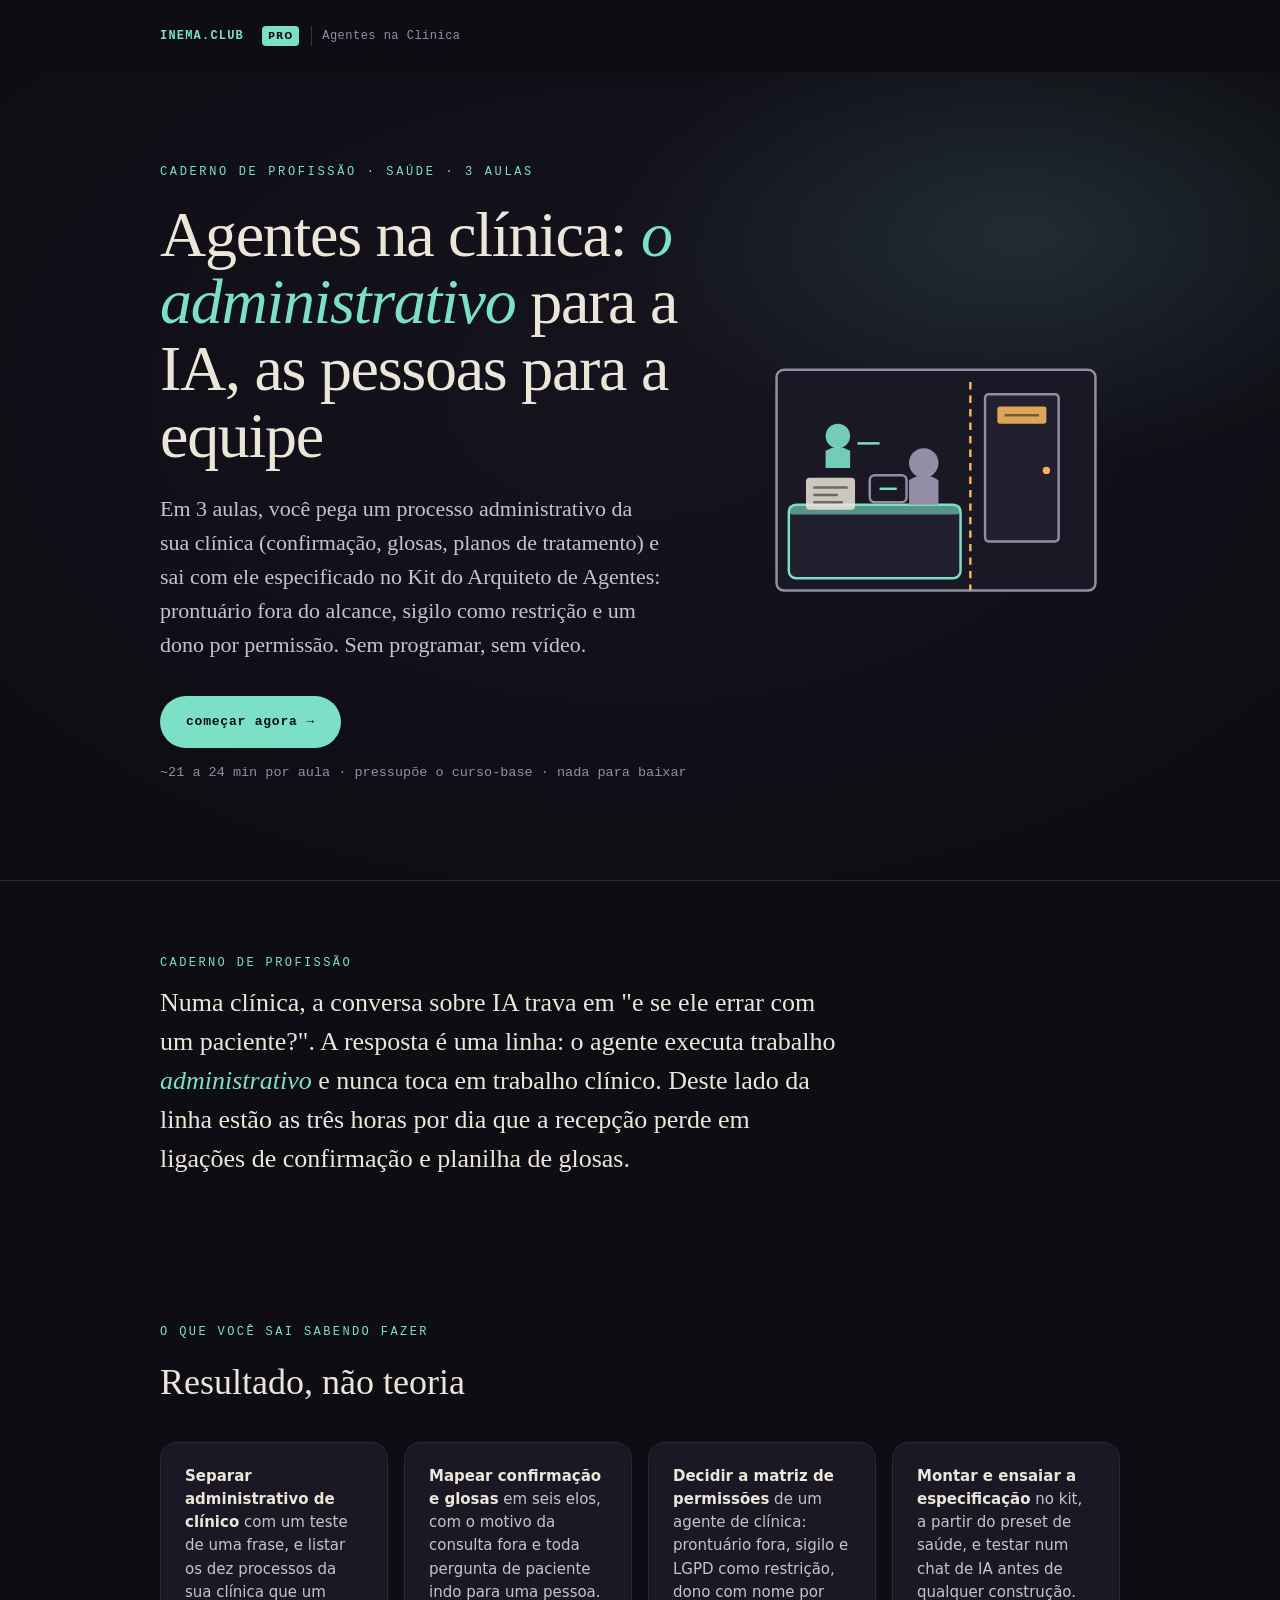
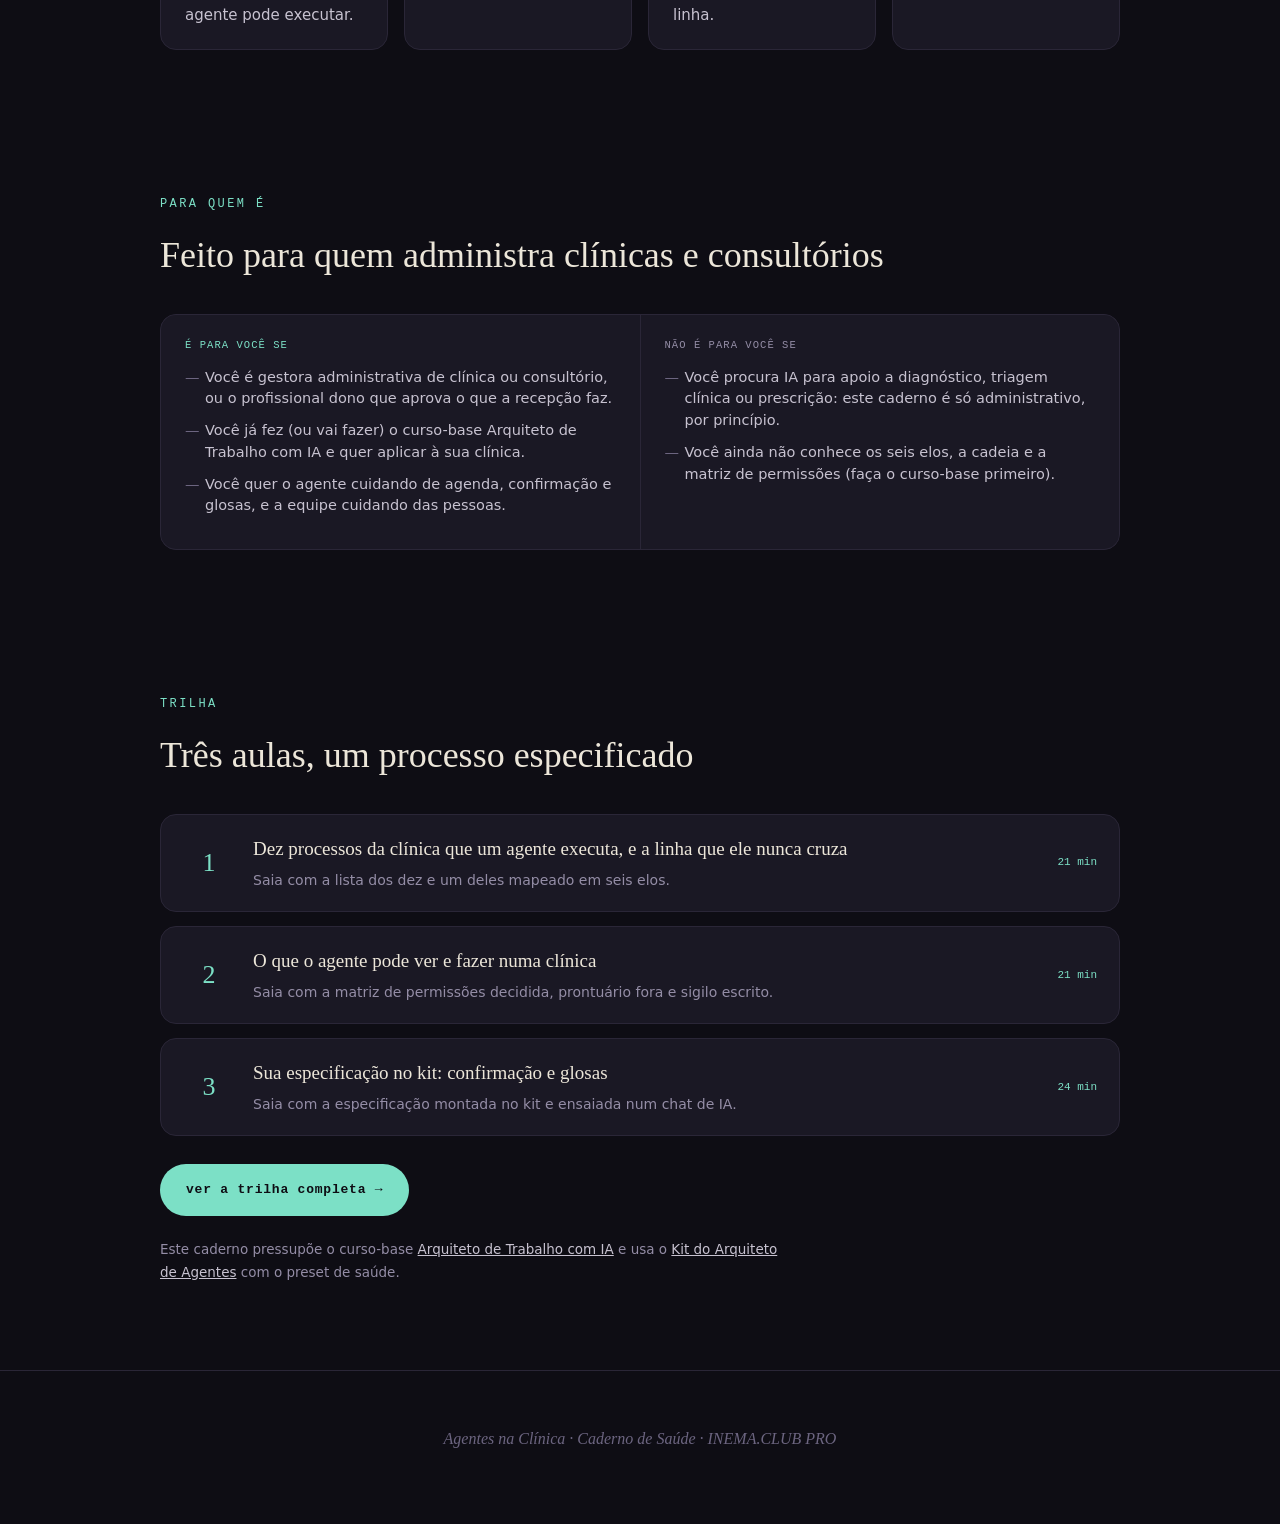
<file: index.html>
<!DOCTYPE html>

<html lang="pt-BR">
<head>
<meta charset="utf-8"/>
<meta content="0; url=landing.html" http-equiv="refresh"/>
<title>Caderno de Saúde · Arquiteto de Agentes · INEMA.CLUB PRO</title>
<link href="https://inematds.github.io/arquiteto-agentes-saude/" hreflang="pt-BR" rel="alternate"/><link href="https://inematds.github.io/arquiteto-agentes-saude/en/" hreflang="en" rel="alternate"/><link href="https://inematds.github.io/arquiteto-agentes-saude/es/" hreflang="es" rel="alternate"/></head>
<body><div class="inema-lang" style="position:fixed;right:14px;bottom:14px;z-index:9999;display:flex;gap:2px;padding:4px;border-radius:10px;background:rgba(12,12,16,.82);border:1px solid rgba(226,162,59,.45);font:600 12px/1 Sora,Inter,system-ui,sans-serif;backdrop-filter:blur(8px)" translate="no"><a href="./" hreflang="pt-BR" style="padding:6px 8px;border-radius:7px;text-decoration:none;color:#1a1206;background:#E2A23B">PT</a><a href="en/" hreflang="en" style="padding:6px 8px;border-radius:7px;text-decoration:none;color:#e9e9ee">EN</a><a href="es/" hreflang="es" style="padding:6px 8px;border-radius:7px;text-decoration:none;color:#e9e9ee">ES</a></div><a href="landing.html">Abrir o curso</a></body>
</html>
</file>
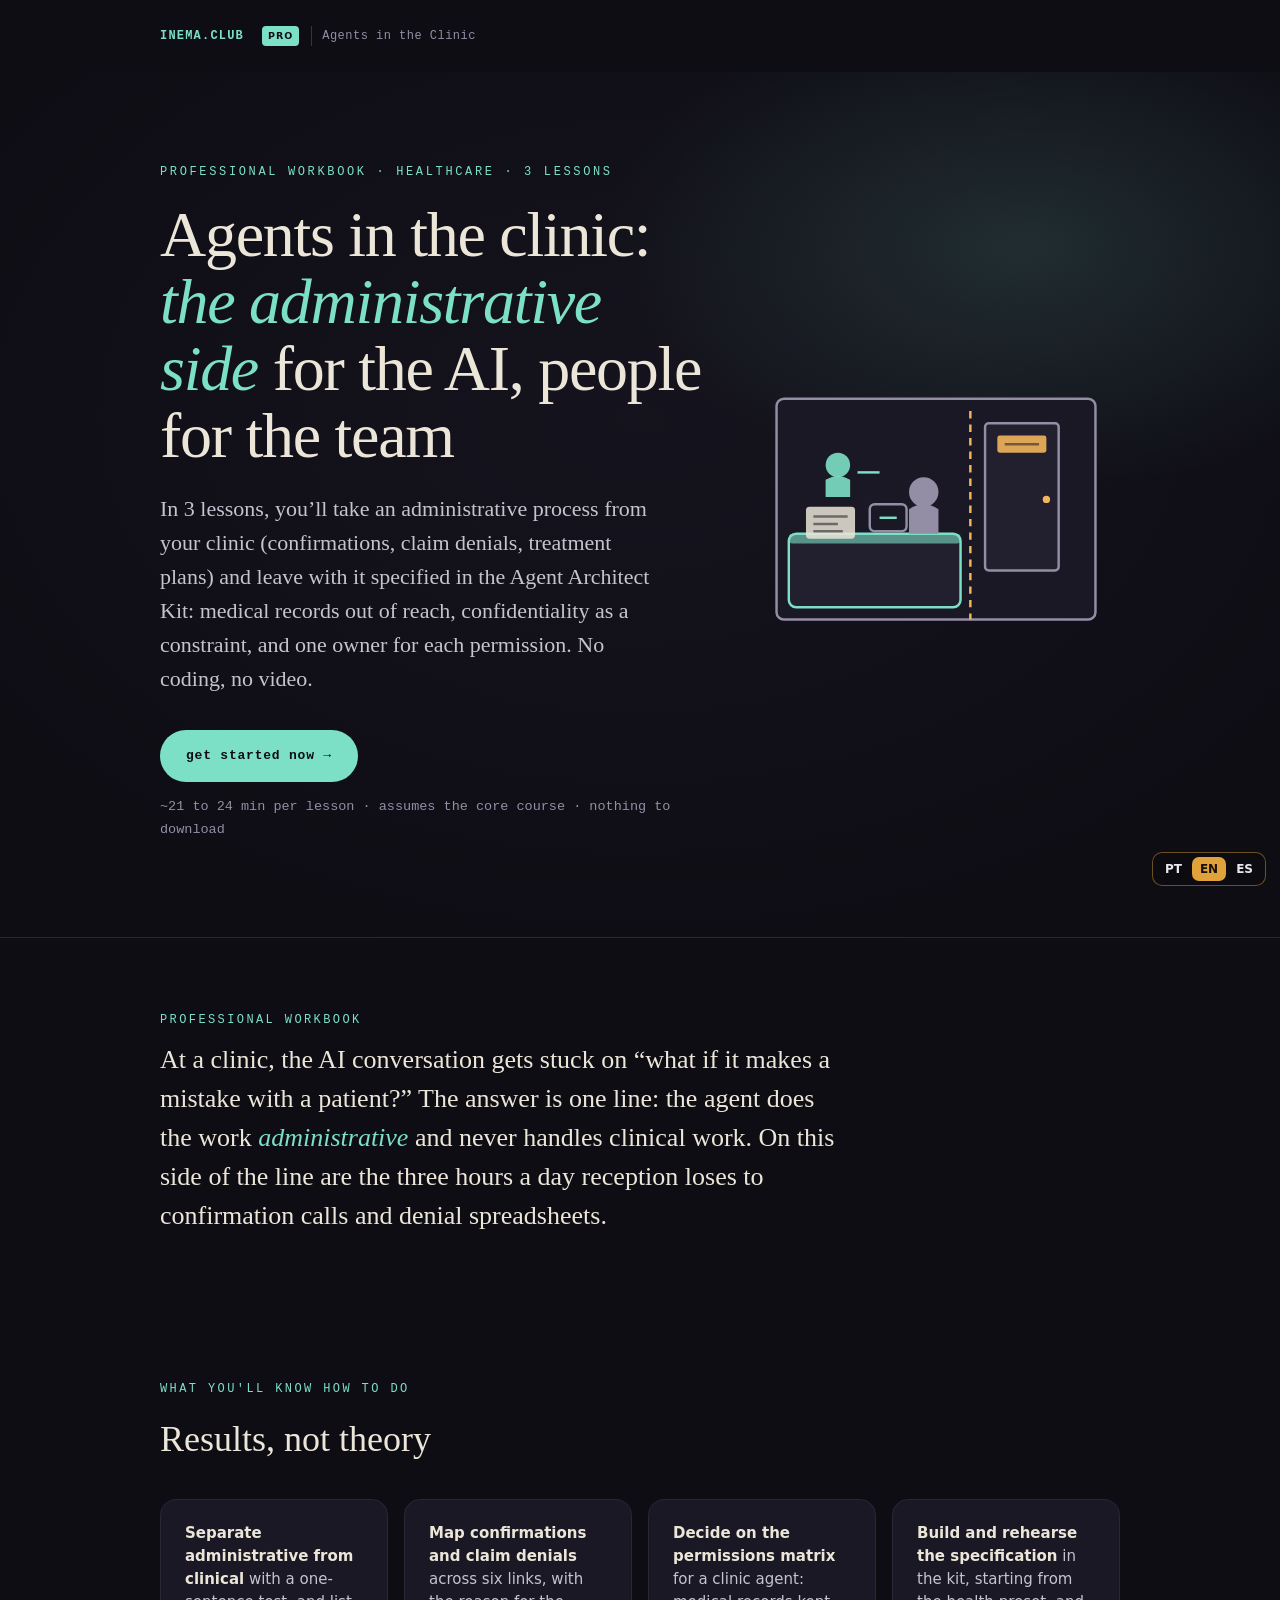
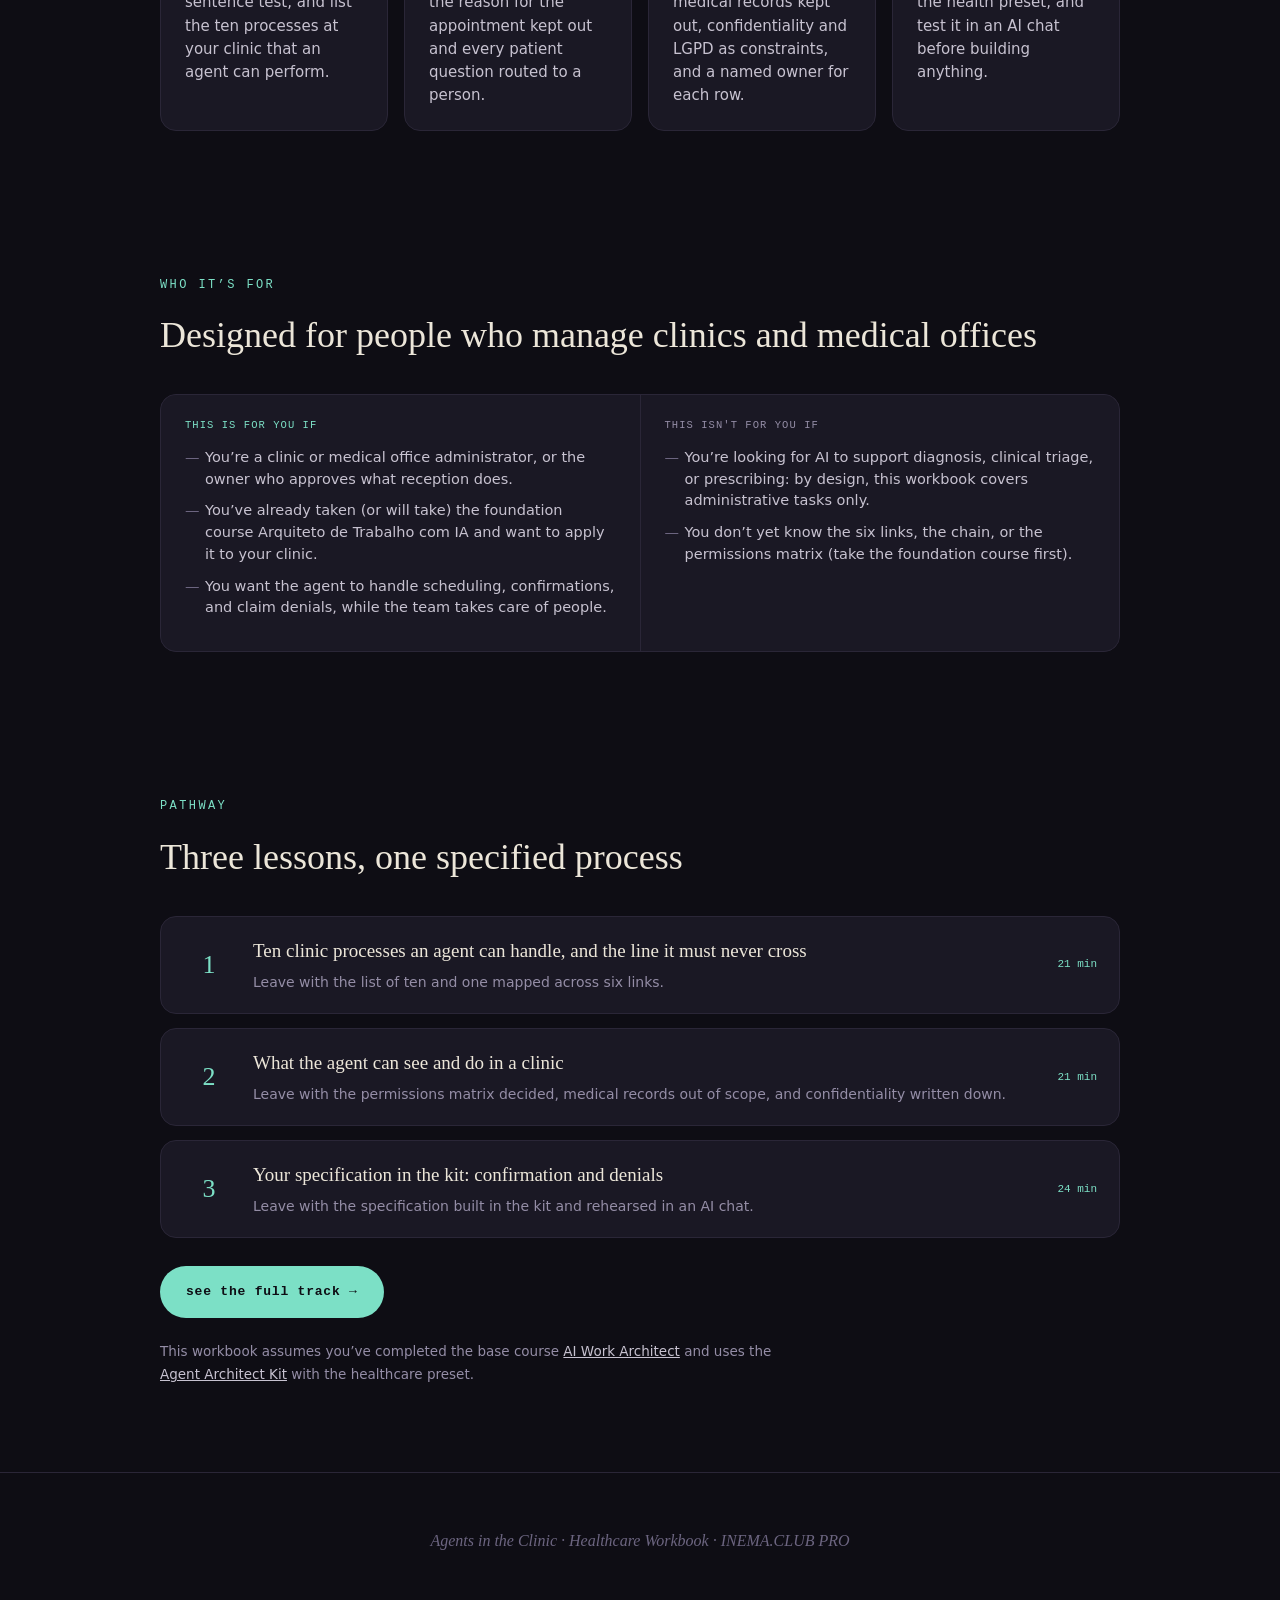
<file: en/index.html>
<!DOCTYPE html>

<html lang="en">
<head>
<meta charset="utf-8"/>
<meta content="0; url=landing.html" http-equiv="refresh"/>
<title>Health Workbook · AI Agent Architect · INEMA.CLUB PRO</title>
<link href="https://inematds.github.io/arquiteto-agentes-saude/" hreflang="pt-BR" rel="alternate"/><link href="https://inematds.github.io/arquiteto-agentes-saude/en/" hreflang="en" rel="alternate"/><link href="https://inematds.github.io/arquiteto-agentes-saude/es/" hreflang="es" rel="alternate"/></head>
<body><div class="inema-lang" style="position:fixed;right:14px;bottom:14px;z-index:9999;display:flex;gap:2px;padding:4px;border-radius:10px;background:rgba(12,12,16,.82);border:1px solid rgba(226,162,59,.45);font:600 12px/1 Sora,Inter,system-ui,sans-serif;backdrop-filter:blur(8px)" translate="no"><a href="../" hreflang="pt-BR" style="padding:6px 8px;border-radius:7px;text-decoration:none;color:#e9e9ee">PT</a><a href="./" hreflang="en" style="padding:6px 8px;border-radius:7px;text-decoration:none;color:#1a1206;background:#E2A23B">EN</a><a href="../es/" hreflang="es" style="padding:6px 8px;border-radius:7px;text-decoration:none;color:#e9e9ee">ES</a></div><a href="landing.html">Open the course</a></body>
</html>
</file>
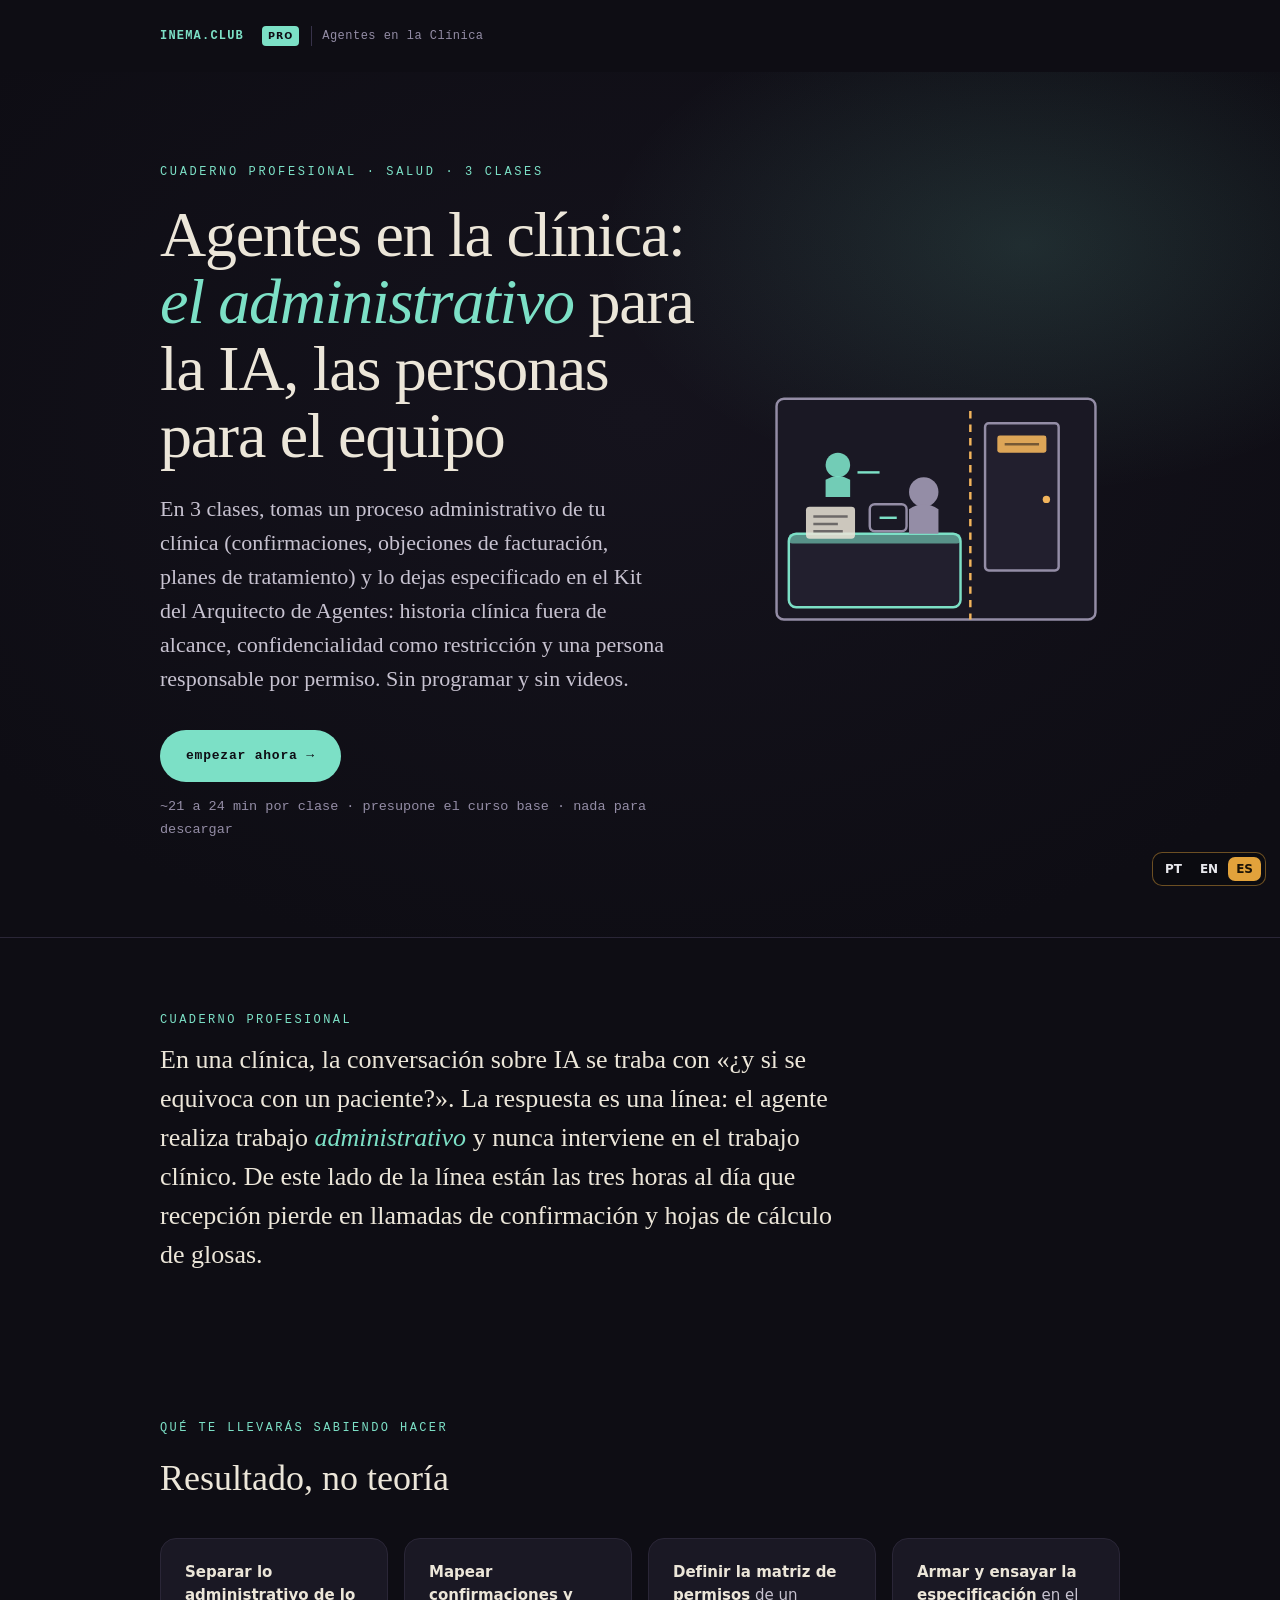
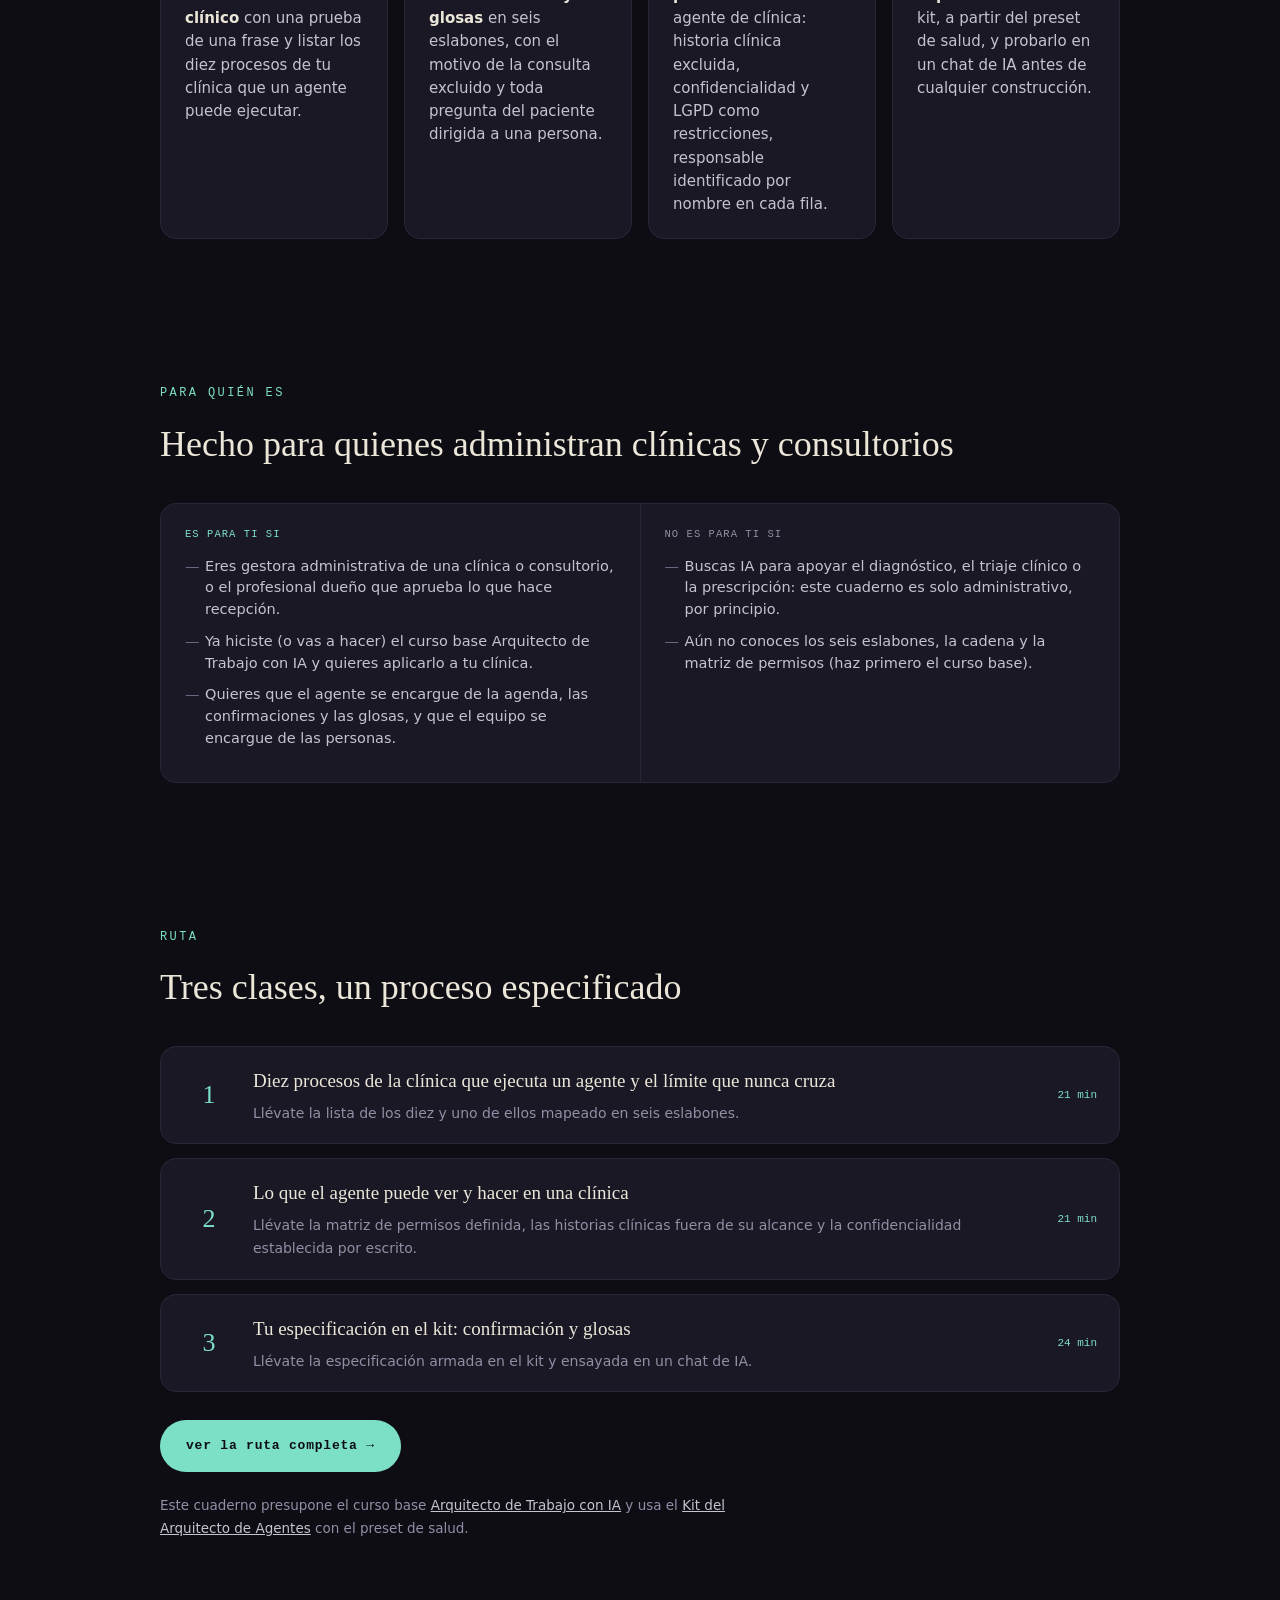
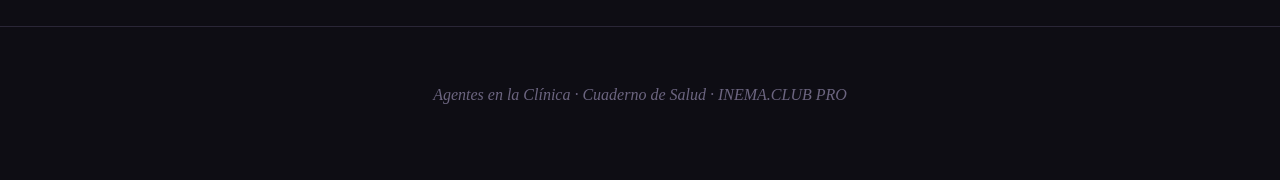
<file: es/index.html>
<!DOCTYPE html>

<html lang="es">
<head>
<meta charset="utf-8"/>
<meta content="0; url=landing.html" http-equiv="refresh"/>
<title>Cuaderno de Salud · Arquitecto de Agentes · INEMA.CLUB PRO</title>
<link href="https://inematds.github.io/arquiteto-agentes-saude/" hreflang="pt-BR" rel="alternate"/><link href="https://inematds.github.io/arquiteto-agentes-saude/en/" hreflang="en" rel="alternate"/><link href="https://inematds.github.io/arquiteto-agentes-saude/es/" hreflang="es" rel="alternate"/></head>
<body><div class="inema-lang" style="position:fixed;right:14px;bottom:14px;z-index:9999;display:flex;gap:2px;padding:4px;border-radius:10px;background:rgba(12,12,16,.82);border:1px solid rgba(226,162,59,.45);font:600 12px/1 Sora,Inter,system-ui,sans-serif;backdrop-filter:blur(8px)" translate="no"><a href="../" hreflang="pt-BR" style="padding:6px 8px;border-radius:7px;text-decoration:none;color:#e9e9ee">PT</a><a href="../en/" hreflang="en" style="padding:6px 8px;border-radius:7px;text-decoration:none;color:#e9e9ee">EN</a><a href="./" hreflang="es" style="padding:6px 8px;border-radius:7px;text-decoration:none;color:#1a1206;background:#E2A23B">ES</a></div><a href="landing.html">Abrir el curso</a></body>
</html>
</file>
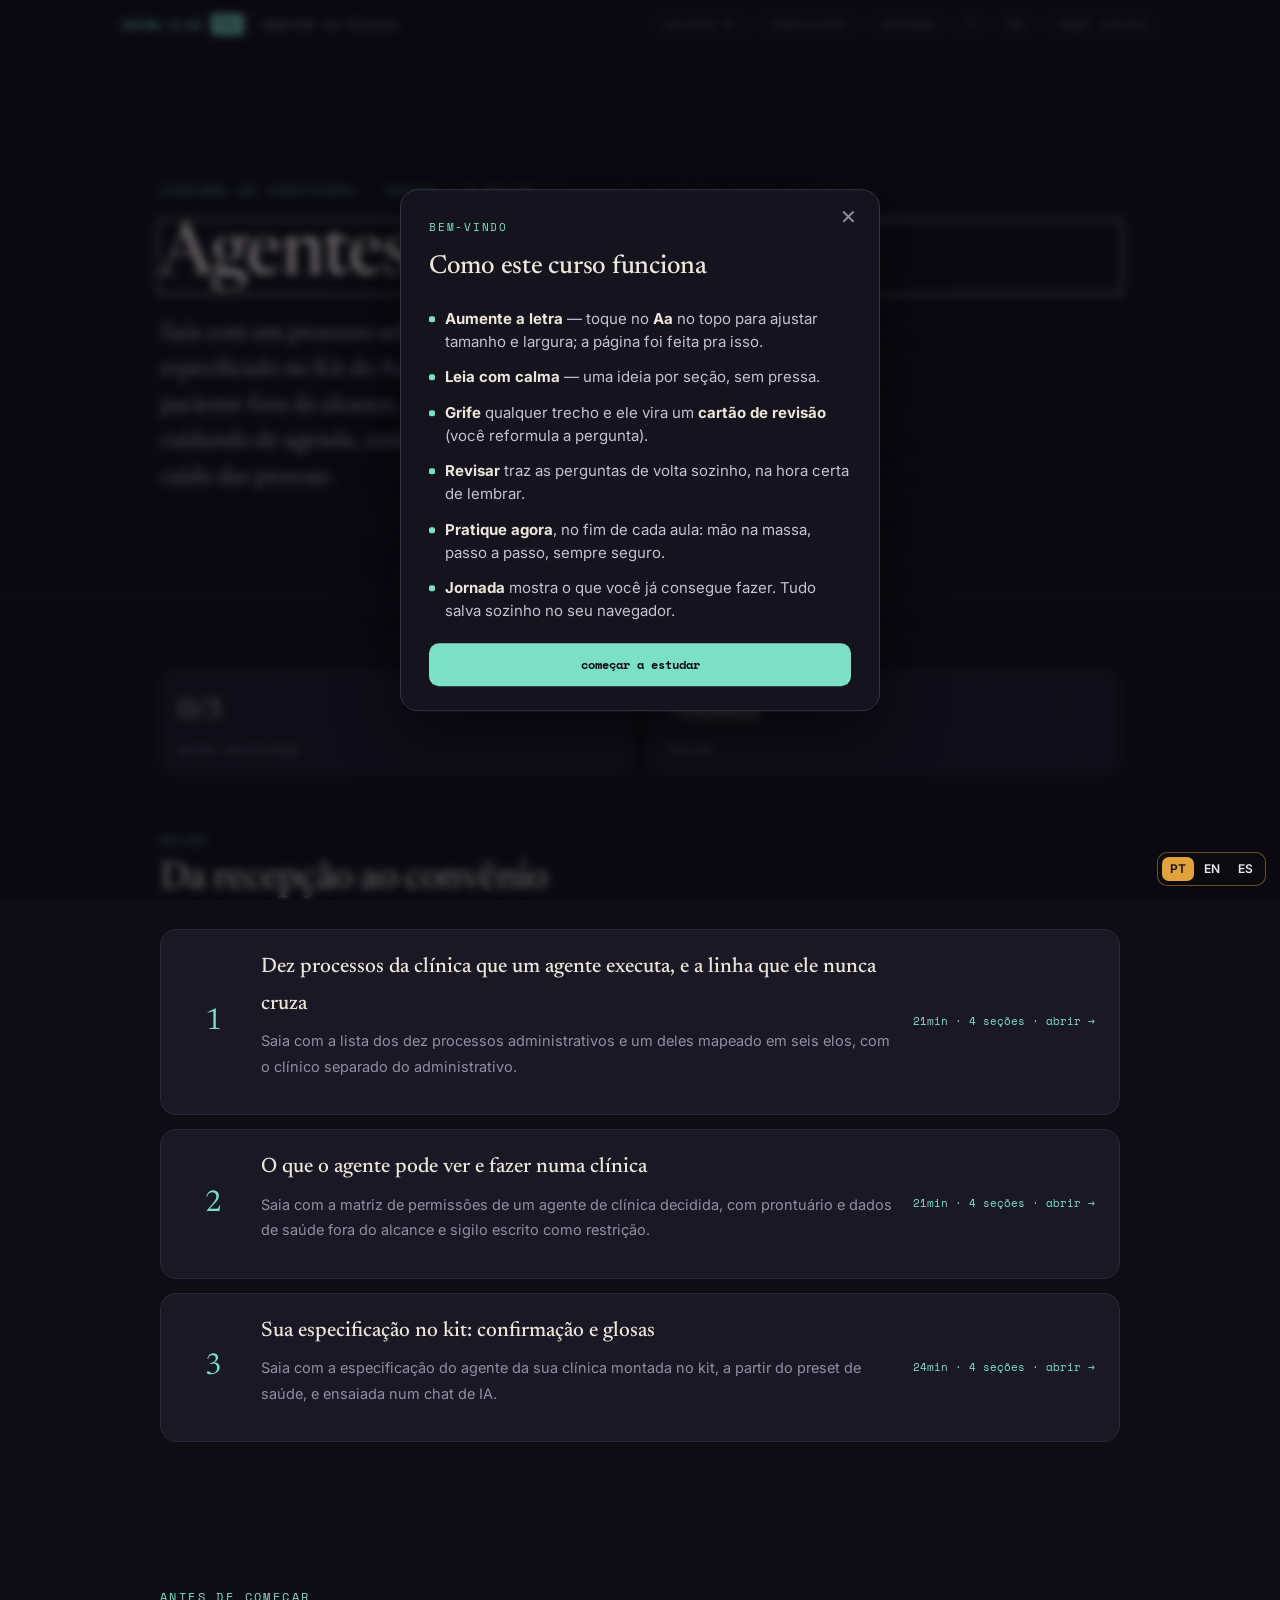
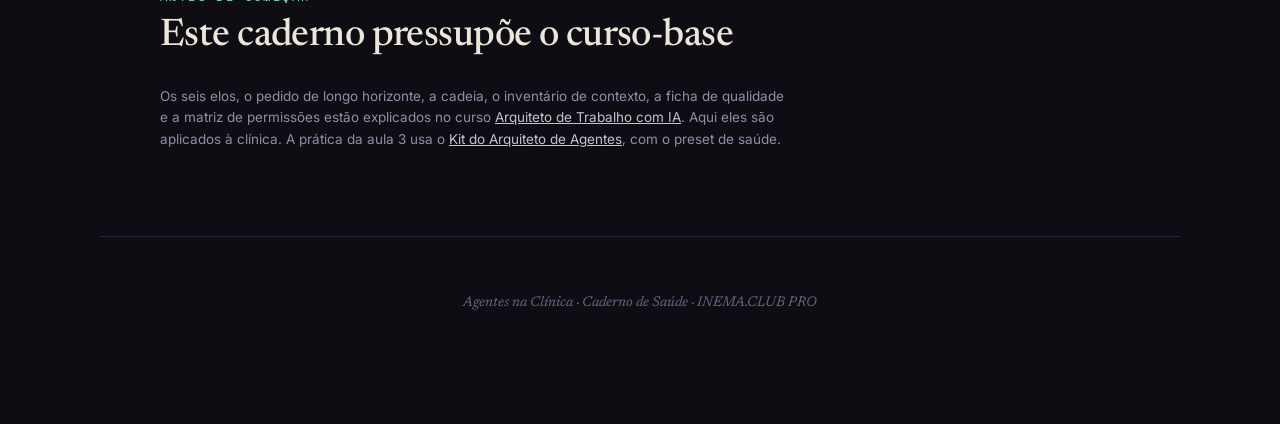
<file: curso.html>
<!DOCTYPE html>

<html data-theme="dark" lang="pt-BR">
<head>
<meta charset="utf-8"/>
<meta content="width=device-width, initial-scale=1" name="viewport"/>
<meta content="arquiteto-agentes-saude-v5" name="curso"/>
<title>Agentes na Clínica · Caderno de Saúde · INEMA.CLUB PRO</title>
<link href="https://fonts.googleapis.com" rel="preconnect"/>
<link crossorigin="" href="https://fonts.gstatic.com" rel="preconnect"/>
<link href="https://fonts.googleapis.com/css2?family=Newsreader:ital,opsz,wght@0,6..72,400;0,6..72,500;0,6..72,600;1,6..72,400;1,6..72,500&amp;family=Inter:wght@400;500;600;700&amp;family=Space+Mono:wght@400;700&amp;display=swap" rel="stylesheet"/>
<link href="assets/aula.css" rel="stylesheet"/>
<script>(function(){try{var m=document.querySelector('meta[name=curso]');var CK=(m&&m.content)||'v5:curso';var s=JSON.parse(localStorage.getItem(CK));if(s&&s.prefs&&s.prefs.theme)document.documentElement.setAttribute('data-theme',s.prefs.theme);}catch(e){}})();</script>
<!--
  PROTOCOLO DE DESCOBERTA (formato-curso-v5, Passo 0 — INFERIDO a partir do curso-base pffia e do pedido "cadernos por profissão", 2026-09-07; sujeito a correção do usuário):
  - Público específico: quem administra clínicas e consultórios (dono, gestora administrativa, coordenação de recepção) e já fez ou vai fazer o curso-base Arquiteto de Trabalho com IA.
  - Profissões-alvo (≥2): gestora administrativa de clínica médica · gestora de consultório odontológico (secundária: médico dono da clínica, no papel de quem aprova).
  - Familiaridade com tecnologia: usa o sistema da clínica (agenda, faturamento TISS), aplicativo de mensagens e chat de IA para textos; nunca programou.
  - Resultado prático esperado: sair com um processo ADMINISTRATIVO da clínica (nunca clínico) mapeado e especificado no Kit do Arquiteto de Agentes, com dados de paciente fora do alcance e governança escrita.
  - Tempo por sessão: 15–25 min por aula. Caderno complementar: 3 aulas, pressupõe o curso-base.
  Escopo explícito: o agente executa trabalho administrativo (agenda, confirmação, glosas, documentação, cobrança). Nenhum exemplo envolve decisão clínica, diagnóstico ou prescrição.

  AUDITORIA ANTI-CLONE (contra pffia e os cadernos contábil/advocacia):
  - Personagens e situações novos: Renata (gestora de clínica médica, confirmação e glosas), Patrícia (consultório odontológico, planos de tratamento e lista de espera). pffia não usa saúde.
  - Sequência de quadros: aula 1 qba@2 · qanchor@4; aula 2 qerr@2 · qsteps@4; aula 3 qapply@1 · qsteps@3. Modos: tarefa · analise · prompt. Contábil usa qba@1/qanchor@3 e tarefa·tarefa·prompt; advocacia usa qba@1/qanchor@4 com aula 2 FUNDAMENTO.
-->
<style>
  .view{display:none}.view.active{display:block}
  .lnav{max-width:1160px;margin:0 auto 5vh;padding:0 clamp(24px,5vw,60px);display:flex;justify-content:space-between;gap:12px}
  .lnav a{font-family:var(--mono);font-size:12px;color:var(--muted);text-decoration:none;border:1px solid var(--line2);border-radius:12px;padding:12px 16px}
  .lnav a:hover{border-color:var(--accent);color:var(--ink)}
  #v-trilha .wrap{max-width:1080px;margin:0 auto;padding:0 clamp(24px,5vw,60px)}
  #v-trilha .t-hero{position:relative;overflow:hidden;padding:20vh 0 8vh;border-bottom:1px solid var(--line)}
  #v-trilha h1{font-family:var(--serif);font-weight:500;font-size:clamp(40px,6.4vw,72px);line-height:1;letter-spacing:-.025em;margin:0 0 22px}
  #v-trilha h1 em{font-style:italic;color:var(--accent)}
  #v-trilha .lead{font-family:var(--serif);font-size:clamp(19px,2.1vw,24px);line-height:1.5;color:var(--ink-soft);max-width:46ch;margin:0 0 30px}
  #v-trilha section{padding:8vh 0}
  #v-trilha .eyebrow{font-family:var(--mono);font-size:12px;letter-spacing:.2em;text-transform:uppercase;color:var(--accent);margin:0 0 8px}
  #v-trilha h2{display:block;font-family:var(--serif);font-weight:500;font-size:clamp(26px,3.6vw,38px);margin:0 0 28px}
  #v-trilha .aulas{display:grid;gap:14px}
  #v-trilha .au{display:grid;grid-template-columns:56px 1fr auto;gap:20px;align-items:center;text-decoration:none;color:inherit;background:var(--panel);border:1px solid var(--line);border-radius:16px;padding:20px 24px}
  #v-trilha .au .num{font-family:var(--serif);font-size:30px;color:var(--accent);text-align:center}
  #v-trilha .au h3{font-family:var(--serif);font-weight:500;font-size:21px;margin:0 0 5px}
  #v-trilha .au p{margin:0;color:var(--muted);font-size:14.5px}
  #v-trilha .au .meta{font-family:var(--mono);font-size:11px;color:var(--accent);white-space:nowrap;text-align:right}
  #v-trilha .au .prog{position:static;margin-top:10px;height:5px;border-radius:99px;background:var(--line);overflow:hidden;max-width:220px;width:auto}
  #v-trilha .au .prog i{display:block;height:100%;width:100%;background:var(--accent);transform:scaleX(0);transform-origin:left;transition:transform .5s}
  #v-trilha footer{max-width:1080px;margin:0 auto;padding:6vh clamp(24px,5vw,60px) 12vh;color:var(--faint);text-align:center;font-family:var(--serif);font-style:italic;border-top:1px solid var(--line)}
  #v-trilha .fontes{color:var(--muted);font-size:13.5px;line-height:1.6;max-width:70ch}
  #v-trilha .fontes a{color:var(--ink-soft)}
  @media(max-width:720px){#v-trilha .au{grid-template-columns:44px 1fr}#v-trilha .au .meta{grid-column:2;text-align:left}}
</style>
<link href="https://inematds.github.io/arquiteto-agentes-saude/curso.html" hreflang="pt-BR" rel="alternate"/><link href="https://inematds.github.io/arquiteto-agentes-saude/en/curso.html" hreflang="en" rel="alternate"/><link href="https://inematds.github.io/arquiteto-agentes-saude/es/curso.html" hreflang="es" rel="alternate"/></head>
<body><div class="inema-lang" style="position:fixed;right:14px;bottom:14px;z-index:9999;display:flex;gap:2px;padding:4px;border-radius:10px;background:rgba(12,12,16,.82);border:1px solid rgba(226,162,59,.45);font:600 12px/1 Sora,Inter,system-ui,sans-serif;backdrop-filter:blur(8px)" translate="no"><a href="./curso.html" hreflang="pt-BR" style="padding:6px 8px;border-radius:7px;text-decoration:none;color:#1a1206;background:#E2A23B">PT</a><a href="en/curso.html" hreflang="en" style="padding:6px 8px;border-radius:7px;text-decoration:none;color:#e9e9ee">EN</a><a href="es/curso.html" hreflang="es" style="padding:6px 8px;border-radius:7px;text-decoration:none;color:#e9e9ee">ES</a></div>
<div class="bar"><div class="bar-inner">
<span class="brand"><a class="mark" href="https://inema.club" rel="noopener" target="_blank">INEMA.CLUB</a><a class="pro" href="https://inema.pro" rel="noopener" target="_blank">PRO</a><a class="course" href="landing.html">Agentes na Clínica</a></span>
<a class="back" href="#trilha" style="display:none">← trilha</a>
<button class="pill" id="pill" style="display:none">0 lido</button>
<button id="revbtn">revisar <span id="revn">0</span></button>
<button id="exbtn">exercícios</button>
<button id="jorbtn">jornada</button>
<button aria-label="Como funciona" id="helpbtn">?</button>
<button aria-label="Preferências de leitura" id="prefsbtn">Aa</button>
<button id="themebtn">tema: escuro</button>
</div></div>
<section class="view" id="v-trilha">
<header class="t-hero"><div class="wrap">
<p class="kicker">Caderno de profissão · Saúde · 3 aulas</p>
<h1>Agentes na <em>clínica</em></h1>
<p class="lead">Saia com um processo administrativo da sua clínica especificado no Kit do Arquiteto de Agentes: dados de paciente fora do alcance, sigilo como restrição fixa, e o agente cuidando de agenda, confirmação e glosas enquanto a equipe cuida das pessoas.</p>
</div></header>
<section><div class="wrap">
<div class="statcards"></div>
<p class="eyebrow">Aulas</p>
<h2>Da recepção ao convênio</h2>
<div class="aulas">
<a class="au on" data-aula="1" href="#aula-1">
<div class="num">1</div>
<div><h3>Dez processos da clínica que um agente executa, e a linha que ele nunca cruza</h3><p>Saia com a lista dos dez processos administrativos e um deles mapeado em seis elos, com o clínico separado do administrativo.</p><div class="prog"><i></i></div></div>
<div class="meta">21 min · abrir →</div>
</a>
<a class="au on" data-aula="2" href="#aula-2">
<div class="num">2</div>
<div><h3>O que o agente pode ver e fazer numa clínica</h3><p>Saia com a matriz de permissões de um agente de clínica decidida, com prontuário e dados de saúde fora do alcance e sigilo escrito como restrição.</p><div class="prog"><i></i></div></div>
<div class="meta">21 min · abrir →</div>
</a>
<a class="au on" data-aula="3" href="#aula-3">
<div class="num">3</div>
<div><h3>Sua especificação no kit: confirmação e glosas</h3><p>Saia com a especificação do agente da sua clínica montada no kit, a partir do preset de saúde, e ensaiada num chat de IA.</p><div class="prog"><i></i></div></div>
<div class="meta">24 min · abrir →</div>
</a>
</div>
</div></section>
<section><div class="wrap">
<p class="eyebrow">Antes de começar</p>
<h2>Este caderno pressupõe o curso-base</h2>
<p class="fontes">Os seis elos, o pedido de longo horizonte, a cadeia, o inventário de contexto, a ficha de qualidade e a matriz de permissões estão explicados no curso <a href="https://inematds.github.io/pffia/" rel="noopener" target="_blank">Arquiteto de Trabalho com IA</a>. Aqui eles são aplicados à clínica. A prática da aula 3 usa o <a href="https://inematds.github.io/kit-arquiteto-agentes/" rel="noopener" target="_blank">Kit do Arquiteto de Agentes</a>, com o preset de saúde.</p>
</div></section>
<footer><div class="wrap">Agentes na Clínica · Caderno de Saúde · INEMA.CLUB PRO</div></footer>
</section>
<!-- ===== AULA 1 · FUNDAMENTO ===== -->
<section class="view" data-aula="1" data-tempo="21min" id="v-aula-1">
<header class="hero"><div class="hero-inner">
<div>
<p class="kicker">Caderno de Saúde · Aula 1</p>
<h1>Dez processos da clínica,<br/><em>e a linha que o agente nunca cruza</em></h1>
<p class="promise">Ao fim desta aula você consegue listar os dez processos administrativos da sua clínica que um agente pode executar, separar em cada um o que é administrativo do que é clínico, e mapear um deles em seis elos.</p>
<p class="why">Numa clínica, a conversa sobre IA trava sempre no mesmo lugar: "e se ele errar com um paciente?". A trava é legítima e tem solução simples: o agente não chega perto de decisão clínica. Ele cuida do que hoje consome as recepcionistas e a gestora, ligações de confirmação, planilha de glosas, cobrança de particular, documentos administrativos. É aí que uma clínica de seis consultórios perde três horas por dia, e é aí que o redesenho começa.</p>
<p class="cue"><span class="arw">↓</span> role para estudar</p>
</div>
<!-- herofig · METÁFORA-DO-MUNDO-REAL: o balcão de recepção de uma clínica, com a porta do consultório fechada ao fundo — a linha entre o administrativo e o clínico -->
<div class="herofig"><svg aria-hidden="true" fill="none" viewbox="0 0 300 240">
<rect fill="#1a1824" height="180" rx="6" stroke="#948DA6" stroke-width="2" width="260" x="20" y="30"></rect>
<rect fill="#221f2e" height="120" rx="3" stroke="#948DA6" stroke-width="2" width="60" x="190" y="50"></rect>
<circle cx="240" cy="112" fill="#F2B45C" r="3"></circle>
<rect fill="#F2B45C" height="14" opacity=".9" rx="2" width="40" x="200" y="60"></rect>
<path d="M206 67 h28" opacity=".5" stroke="#0E0D14" stroke-width="2"></path>
<rect fill="#221f2e" height="60" rx="6" stroke="#7CE0C6" stroke-width="2" width="140" x="30" y="140"></rect>
<rect fill="#7CE0C6" height="8" opacity=".6" rx="3" width="140" x="30" y="140"></rect>
<rect fill="#ECE6D9" height="26" opacity=".85" rx="3" width="40" x="44" y="118"></rect>
<path d="M50 126 h28 M50 132 h20 M50 138 h24" opacity=".5" stroke="#0E0D14" stroke-width="2"></path>
<rect fill="#1a1824" height="22" rx="4" stroke="#948DA6" stroke-width="2" width="30" x="96" y="116"></rect>
<path d="M104 127 h14" stroke="#7CE0C6" stroke-width="2"></path>
<circle cx="140" cy="106" fill="#948DA6" r="12"></circle><path d="M128 120 q12 -8 24 0 v20 h-24z" fill="#948DA6"></path>
<path d="M178 40 v170" stroke="#F2B45C" stroke-dasharray="6 5" stroke-width="2"></path>
<circle cx="70" cy="84" fill="#7CE0C6" opacity=".9" r="10"></circle><path d="M60 96 q10 -6 20 0 v14 h-20z" fill="#7CE0C6" opacity=".9"></path>
<path d="M86 90 h18" stroke="#7CE0C6" stroke-width="2"></path>
</svg></div>
</div></header>
<div class="layout">
<div class="col">
<section class="step" data-fig="1" data-kind="fundamento">
<h2><span class="n">01</span> Administrativo e clínico são dois mundos, e o agente mora num só</h2>
<p>A regra que organiza este caderno inteiro cabe numa frase: o agente executa trabalho <b>administrativo</b> e nunca toca em trabalho <b>clínico</b>. Administrativo é tudo que aconteceria igual se a clínica fosse uma loja: agendar, confirmar, cobrar, faturar, arquivar, responder onde fica o estacionamento. Clínico é tudo que depende de formação em saúde: diagnóstico, conduta, prescrição, orientação sobre sintoma, leitura de exame.</p>
<p>O teste para separar é simples: uma recepcionista bem treinada poderia fazer isso sem perguntar a um profissional de saúde? Se sim, é administrativo e pode ir para um agente. Se ela precisaria perguntar, é clínico e fica fora, sem exceção, nem "só um resumo". Isso não é limitação da tecnologia. É a mesma linha que a clínica já traça entre a recepção e o consultório.</p>
<!-- ex-prof --><p>Renata, gestora administrativa de uma clínica médica com seis consultórios, listou o que a recepção faz num dia: 90 ligações de confirmação, 40 mensagens de "que horas é minha consulta?", 12 encaixes, a planilha de glosas do convênio, três atestados de comparecimento. Tudo administrativo. As duas perguntas que a recepção passa para a enfermagem por dia, "posso tomar o remédio antes do exame?", são clínicas, e continuam com a enfermagem.</p>
<div class="quiz" data-answer="b">
<p class="qk">Teste-se</p><p class="q">Um paciente manda mensagem: "estou com dor de cabeça, posso adiantar a consulta?". Que parte disso um agente da clínica pode tratar?</p>
<button class="opt" data-fb="Não. Responder sobre a dor, mesmo que 'tome água e descanse', é orientação sobre sintoma: clínico. Fica fora do agente sem exceção." data-k="a">responder que dor de cabeça não é urgência e manter o horário</button>
<button class="opt" data-fb="Isso. Verificar vaga e oferecer horário é administrativo, uma recepcionista faz sem perguntar. O sintoma é clínico: o agente não comenta, e encaminha para a equipe se a regra da clínica mandar." data-k="b">verificar se há vaga antes e oferecer o horário, sem comentar o sintoma</button>
<button class="opt" data-fb="Perto. A mensagem tem uma parte administrativa (adiantar) que o agente pode tratar. Passar tudo para a enfermagem desperdiça a recepção digital." data-k="c">encaminhar a mensagem inteira para a enfermagem</button>
<p class="qfb"></p>
</div>
<div class="mobfig" data-mobfig="1"></div>
<button class="readbtn" data-read="s1">marcar como lido</button>
</section>
<section class="step" data-fig="2" data-kind="fundamento">
<h2><span class="n">02</span> Os dez processos administrativos de quase toda clínica</h2>
<p>O curso-base pede dez processos críticos em vez de dezenas de chatbots. Numa clínica ou consultório, os dez costumam ser estes: <b>agenda e confirmação</b> de consultas; <b>lista de espera</b> e encaixes; <b>glosas</b> de convênio (as guias que o convênio devolve sem pagar); <b>faturamento</b> ao convênio; <b>cobrança</b> de particulares e planos de tratamento; <b>documentos administrativos</b> (atestado de comparecimento, declaração, recibo); <b>onboarding</b> de paciente novo (cadastro, termo, orientações de chegada); <b>estoque</b> de insumos; <b>repasse</b> aos profissionais; e <b>pesquisa de satisfação</b> pós-consulta.</p>
<p>Repare que nenhum dos dez exige formação em saúde, e que todos eles hoje consomem gente que também atende paciente no balcão. Escolha o primeiro pelo critério do curso-base: o que se repete todo dia, envolve mais de uma pessoa e, quando falha, custa dinheiro ou paciente. Na maioria das clínicas, isso aponta para confirmação ou para glosas.</p>
<!-- ex-prof --><p>Patrícia, gestora de um consultório odontológico com três dentistas, achou que o problema dela era outro: planos de tratamento apresentados e nunca fechados. É o processo cinco da lista, cobrança de planos. Quarenta planos por mês, doze fechados, e ninguém tinha tempo de retomar os outros 28. Um agente que retoma com mensagem padrão e agenda a conversa com a dentista é administrativo do começo ao fim.</p>
<div class="qbefore-after">
<div class="qba-col qba-before"><p class="qba-lbl">Antes</p><p class="qba-txt">Duas recepcionistas passam a tarde ligando para confirmar os 90 pacientes do dia seguinte. Um terço não atende. O balcão fica sem ninguém em vários momentos, e a taxa de falta é de 18%.</p></div>
<div class="qba-col qba-depois"><p class="qba-lbl">Depois</p><p class="qba-txt">O agente manda a mensagem padrão às 17h, lê as respostas, registra o status na agenda e às 8h entrega a lista: confirmados, sem resposta, cancelados. A recepção liga só para os 15 sem resposta.</p></div>
<div class="qba-saldo"><b>Saldo:</b> de 90 ligações para 15, o balcão sempre ocupado, e a taxa de falta caiu para 9% em dois meses, porque quem cancela avisa cedo e a vaga vai para a lista de espera.</div>
</div>
<div class="mobfig" data-mobfig="2"></div>
<button class="readbtn" data-read="s2">marcar como lido</button>
</section>
<section class="step" data-fig="3" data-kind="fundamento">
<h2><span class="n">03</span> Confirmação de consultas em seis elos</h2>
<p>Aplicando o mapa do curso-base ao processo mais comum. <b>Entrada</b>: às 17h, a agenda do dia seguinte sai do sistema da clínica. <b>Decisões de regra</b>: paciente não respondeu até as 20h? segunda mensagem. Menor de idade? mensagem só para o responsável cadastrado. <b>Decisão de julgamento</b>: liberar a vaga de quem não confirmou para a lista de espera? Fica com a gestora, porque depende de conhecer o paciente. <b>Ação</b>: enviar o texto padrão e registrar o status.</p>
<p><b>Verificação</b>: nome, data, horário e profissional batem com a agenda, e a mensagem não contém nada além do texto padrão. <b>Exceção</b>: paciente responde com pergunta ("pode remarcar?", "preciso levar exame?"). O agente não responde, separa para a recepção. <b>Resultado</b>: às 8h, a gestora sabe o status de cada consulta do dia. Repare no que ficou de fora: o motivo da consulta nunca entra na mensagem, e o agente nunca responde uma pergunta que não seja de agenda.</p>
<!-- ex-prof --><p>Na clínica de Renata, a exceção mais frequente era a pergunta "preciso vir em jejum?". É clínica: depende do exame. A regra escrita ficou: qualquer mensagem com pergunta que não seja sobre horário vai para a recepção, que decide se responde ou passa para a enfermagem. O agente nunca chega a ler o conteúdo além de identificar que é uma pergunta.</p>
<div class="mobfig" data-mobfig="3"></div>
<button class="readbtn" data-read="s3">marcar como lido</button>
</section>
<section class="step" data-fig="4" data-kind="fundamento">
<h2><span class="n">04</span> Glosas de convênio: o processo que ninguém quer e todo agente adora</h2>
<p><span class="gterm" data-def="Guia de atendimento que o convênio devolve sem pagar, total ou parcialmente, alegando erro de código, falta de autorização ou divergência de valor." tabindex="0">Glosa</span> é a guia que o convênio devolve sem pagar. O motivo mais comum é código de procedimento divergente da tabela do convênio, e o recurso é um texto padrão que cita guia, código correto e valor. É trabalho repetitivo, chato, com regra clara e prazo curto, ou seja, o processo ideal para um agente. <b>Entrada</b>: o demonstrativo semanal do convênio. <b>Decisão de regra</b>: glosa por código? preparar recurso. Por falta de autorização prévia? separar para a gestora.</p>
<p><b>Ação</b>: cruzar a guia com a tabela do convênio e escrever o recurso no modelo. <b>Verificação</b>: guia, código e valor batem. <b>Exceção</b>: glosa acima de 2 mil reais ou repetida no mesmo paciente, que pode indicar problema no cadastro, sobe para a gestora. <b>Resultado</b>: os recursos prontos para a gestora revisar e assinar. O agente nunca envia ao convênio: enviar é ação externa, e a assinatura é dela.</p>
<!-- ex-prof --><p>Patrícia, no consultório odontológico, tem glosa por outro motivo: radiografia cobrada sem o laudo anexado. Também é regra: glosa por documento faltante? anexar o documento do prontuário administrativo e recorrer. Mas o laudo é dado de saúde. A solução foi o agente listar quais guias precisam de laudo e a assistente anexar. O agente prepara, a pessoa toca no dado sensível.</p>
<div class="qanchor"><p>O agente da clínica nunca sabe por que o paciente veio. Ele sabe quando, com quem, e se confirmou.</p></div>
<div class="mobfig" data-mobfig="4"></div>
<button class="readbtn" data-read="s4">marcar como lido</button>
</section>
<section class="practice" data-mode="tarefa" data-practice="p1">
<p class="pk">Pratique agora <span class="pcount">0/4 feito</span></p>
<h3 class="ph">Escolha o processo da sua clínica e trace a linha</h3>
<p class="pgoal">Em cerca de 12 minutos, listar os dez processos administrativos da sua clínica, escolher um e mapeá-lo em seis elos, marcando explicitamente onde a linha clínica passa.</p>
<p class="psafe">É papel ou planilha sua, sem nome de paciente nenhum: você escreve processos, não casos. Nada muda na clínica. Se um processo parecer administrativo e clínico ao mesmo tempo, escreva os dois lados e siga: separar é justamente o exercício.</p>
<ol class="psteps">
<li><label><input data-ptask="1" type="checkbox"/> Copie a lista dos dez processos do passo 02 e ajuste à sua clínica: risque o que não existe, acrescente o que falta (ex.: agendamento de exames, controle de retornos). Ao lado de cada um, quem faz hoje e quanto tempo por dia.</label></li>
<li><label><input data-ptask="2" type="checkbox"/> Para cada processo, aplique o teste: uma recepcionista bem treinada faria sem perguntar a um profissional de saúde? Marque A (administrativo) ou C (clínico). Se algum ficou C, ele sai da lista do agente.</label></li>
<li><label><input data-ptask="3" type="checkbox"/> Escolha um processo A pelo critério: repete todo dia, mais de uma pessoa, erro custa dinheiro ou paciente. Escreva o resultado dele em uma frase dizendo o que a gestora passa a saber ou ter.</label></li>
<li><label><input data-ptask="4" type="checkbox"/> Mapeie os seis elos (entrada, decisões com R ou J, ações com verificação, exceções com quem decide, resultado). Ficou pronto quando pelo menos uma exceção é "paciente faz pergunta que não é de agenda → pessoa decide", e nenhuma ação toca em motivo de consulta, exame ou prontuário.</label></li>
</ol>
<p class="pdone">Você acabou de fazer o que trava a maioria das clínicas: separar com critério o que um agente pode executar do que só a equipe de saúde toca. Esse mapa entra no kit na aula 3.</p>
</section>
</div>
<aside class="rail"><div class="railsticky">
<div class="figstage">
<div class="fig on" data-cap="&lt;b&gt;Fig.&lt;/b&gt; o teste da recepcionista. Toda tarefa entra por cima; se uma recepcionista treinada faz sem perguntar a um profissional de saúde, cai na caixa verde (administrativo, pode ir para o agente); se precisaria perguntar, sai pela lateral vermelha (clínico, fora do agente, sem exceção)." data-fig="1"><svg aria-hidden="true" fill="none" viewbox="0 0 220 200">
<rect height="22" rx="4" stroke="#948DA6" stroke-width="1.5" width="80" x="70" y="12"></rect><text fill="#ECE6D9" font-family="monospace" font-size="8.5" x="88" y="27">tarefa</text>
<path d="M110 34 v16" stroke="#948DA6" stroke-width="1.5"></path>
<polygon fill="#221f2e" points="110,50 170,86 110,122 50,86" stroke="#7CE0C6" stroke-width="1.5"></polygon>
<text fill="#ECE6D9" font-family="monospace" font-size="7" x="70" y="82">recepcionista faz</text><text fill="#ECE6D9" font-family="monospace" font-size="7" x="72" y="94">sem perguntar?</text>
<path d="M110 122 v20" stroke="#7CE0C6" stroke-width="1.5"></path><text fill="#7CE0C6" font-family="monospace" font-size="7.5" x="116" y="136">sim</text>
<rect fill="#221f2e" height="30" rx="6" stroke="#7CE0C6" stroke-width="2" width="120" x="50" y="142"></rect><text fill="#7CE0C6" font-family="monospace" font-size="8" x="58" y="161">administrativo → agente</text>
<path d="M170 86 h24" stroke="#E0736F" stroke-width="1.5"></path><text fill="#E0736F" font-family="monospace" font-size="7.5" x="172" y="80">não</text>
<rect height="32" rx="4" stroke="#E0736F" stroke-dasharray="3 3" stroke-width="1.5" width="22" x="194" y="70"></rect><text fill="#E0736F" font-family="monospace" font-size="7" x="197" y="90">clín.</text>
<text fill="#6C6580" font-family="monospace" font-size="7.5" x="30" y="190">a mesma linha entre recepção e consultório</text>
</svg></div>
<div class="fig" data-cap="&lt;b&gt;Fig.&lt;/b&gt; os dez processos administrativos como dez caixas em duas colunas. Nenhuma toca a faixa vermelha do consultório. Confirmação e glosas (verde) são onde a maioria das clínicas começa: repetem todo dia e custam dinheiro quando falham." data-fig="2"><svg aria-hidden="true" fill="none" viewbox="0 0 220 200">
<g fill="#ECE6D9" font-family="monospace" font-size="6.5">
<rect fill="#7CE0C6" height="16" opacity=".85" rx="3" width="88" x="12" y="14"></rect><text fill="#0E0D14" x="16" y="25">confirmação</text>
<rect height="16" rx="3" stroke="#948DA6" stroke-width="1" width="88" x="12" y="34"></rect><text x="16" y="45">lista de espera</text>
<rect fill="#7CE0C6" height="16" opacity=".85" rx="3" width="88" x="12" y="54"></rect><text fill="#0E0D14" x="16" y="65">glosas</text>
<rect height="16" rx="3" stroke="#948DA6" stroke-width="1" width="88" x="12" y="74"></rect><text x="16" y="85">faturamento</text>
<rect height="16" rx="3" stroke="#948DA6" stroke-width="1" width="88" x="12" y="94"></rect><text x="16" y="105">cobrança/planos</text>
<rect height="16" rx="3" stroke="#948DA6" stroke-width="1" width="88" x="108" y="14"></rect><text x="112" y="25">documentos adm.</text>
<rect height="16" rx="3" stroke="#948DA6" stroke-width="1" width="88" x="108" y="34"></rect><text x="112" y="45">onboarding</text>
<rect height="16" rx="3" stroke="#948DA6" stroke-width="1" width="88" x="108" y="54"></rect><text x="112" y="65">estoque</text>
<rect height="16" rx="3" stroke="#948DA6" stroke-width="1" width="88" x="108" y="74"></rect><text x="112" y="85">repasse</text>
<rect height="16" rx="3" stroke="#948DA6" stroke-width="1" width="88" x="108" y="94"></rect><text x="112" y="105">satisfação</text>
</g>
<rect fill="#E0736F" height="30" opacity=".18" rx="4" stroke="#E0736F" stroke-dasharray="4 3" stroke-width="1.2" width="184" x="12" y="130"></rect>
<text fill="#E0736F" font-family="monospace" font-size="8" x="30" y="149">consultório: diagnóstico, conduta, exame</text>
<text fill="#6C6580" font-family="monospace" font-size="7.5" x="12" y="184">verde = onde começar; vermelho = nunca</text>
</svg></div>
<div class="fig" data-cap="&lt;b&gt;Fig.&lt;/b&gt; a confirmação em seis elos. A agenda entra às 17h; a mensagem padrão sai; a verificação confere nome, data, horário e profissional; qualquer resposta com pergunta (âmbar) vai para a recepção; às 8h o resultado é a lista de status. O motivo da consulta (vermelho) nunca entra no fluxo." data-fig="3"><svg aria-hidden="true" fill="none" viewbox="0 0 220 200">
<rect height="20" rx="4" stroke="#948DA6" stroke-width="1.5" width="70" x="12" y="16"></rect><text fill="#ECE6D9" font-family="monospace" font-size="7.5" x="18" y="30">agenda 17h</text>
<path d="M82 26 h14" stroke="#948DA6" stroke-width="1.2"></path>
<rect height="20" rx="4" stroke="#948DA6" stroke-width="1.5" width="70" x="96" y="16"></rect><text fill="#ECE6D9" font-family="monospace" font-size="7.5" x="102" y="30">msg padrão</text>
<path d="M131 36 v14" stroke="#948DA6" stroke-width="1.2"></path>
<rect height="20" rx="4" stroke="#7CE0C6" stroke-width="1.5" width="70" x="96" y="50"></rect><text fill="#7CE0C6" font-family="monospace" font-size="7" x="100" y="64">confere 4 campos</text>
<path d="M131 70 v14" stroke="#948DA6" stroke-width="1.2"></path>
<rect height="20" rx="4" stroke="#948DA6" stroke-width="1.5" width="70" x="96" y="84"></rect><text fill="#ECE6D9" font-family="monospace" font-size="7.5" x="104" y="98">lê resposta</text>
<path d="M166 94 h20" stroke="#F2B45C" stroke-width="1.2"></path>
<rect height="20" rx="4" stroke="#F2B45C" stroke-width="1.5" width="28" x="186" y="84"></rect><text fill="#F2B45C" font-family="monospace" font-size="6.5" x="189" y="98">perg.</text>
<path d="M200 104 v14" stroke="#F2B45C" stroke-width="1.2"></path><circle cx="200" cy="126" r="8" stroke="#F2B45C" stroke-width="1.5"></circle><text fill="#F2B45C" font-family="monospace" font-size="8" x="196" y="130">H</text>
<path d="M131 104 v14" stroke="#948DA6" stroke-width="1.2"></path>
<rect height="20" rx="4" stroke="#948DA6" stroke-width="1.5" width="70" x="96" y="118"></rect><text fill="#ECE6D9" font-family="monospace" font-size="7" x="100" y="132">registra status</text>
<path d="M131 138 v14" stroke="#7CE0C6" stroke-width="1.2"></path>
<rect fill="#221f2e" height="22" rx="5" stroke="#7CE0C6" stroke-width="1.5" width="102" x="80" y="152"></rect><text fill="#7CE0C6" font-family="monospace" font-size="7.5" x="86" y="167">8h: lista de status</text>
<rect height="28" rx="4" stroke="#E0736F" stroke-dasharray="3 3" stroke-width="1.2" width="66" x="12" y="60"></rect><text fill="#E0736F" font-family="monospace" font-size="6.5" x="16" y="72">motivo da</text><text fill="#E0736F" font-family="monospace" font-size="6.5" x="16" y="82">consulta</text>
<path d="M78 74 h10" stroke="#E0736F" stroke-width="1.2"></path><path d="M84 68 l8 12 M92 68 l-8 12" stroke="#E0736F" stroke-width="1.5"></path>
<text fill="#6C6580" font-family="monospace" font-size="7.5" x="12" y="192">pergunta que não é de agenda → pessoa</text>
</svg></div>
<div class="fig" data-cap="&lt;b&gt;Fig.&lt;/b&gt; a glosa em seis elos. O demonstrativo do convênio entra; por código divergente, o agente cruza com a tabela e escreve o recurso; por autorização prévia, valor alto ou repetição (âmbar), separa para a gestora. O recurso pronto espera a assinatura dela. Enviar ao convênio nunca é do agente." data-fig="4"><svg aria-hidden="true" fill="none" viewbox="0 0 220 200">
<rect height="20" rx="4" stroke="#948DA6" stroke-width="1.5" width="90" x="12" y="14"></rect><text fill="#ECE6D9" font-family="monospace" font-size="7" x="18" y="28">demonstrativo</text>
<path d="M57 34 v14" stroke="#948DA6" stroke-width="1.2"></path>
<polygon fill="#221f2e" points="57,48 100,70 57,92 14,70" stroke="#948DA6" stroke-width="1.2"></polygon><text fill="#ECE6D9" font-family="monospace" font-size="6.5" x="36" y="73">motivo?</text>
<path d="M57 92 v16" stroke="#7CE0C6" stroke-width="1.2"></path><text fill="#7CE0C6" font-family="monospace" font-size="6.5" x="60" y="104">código</text>
<rect height="20" rx="4" stroke="#7CE0C6" stroke-width="1.5" width="90" x="12" y="108"></rect><text fill="#ECE6D9" font-family="monospace" font-size="6.5" x="16" y="122">cruza com tabela</text>
<path d="M57 128 v12" stroke="#7CE0C6" stroke-width="1.2"></path>
<rect height="20" rx="4" stroke="#7CE0C6" stroke-width="1.5" width="90" x="12" y="140"></rect><text fill="#ECE6D9" font-family="monospace" font-size="6.5" x="16" y="154">escreve recurso</text>
<path d="M57 160 v12" stroke="#7CE0C6" stroke-width="1.2"></path>
<rect fill="#221f2e" height="20" rx="4" stroke="#7CE0C6" stroke-width="1.5" width="90" x="12" y="172"></rect><text fill="#7CE0C6" font-family="monospace" font-size="6.5" x="16" y="186">pronto p/ assinar</text>
<path d="M100 70 h24" stroke="#F2B45C" stroke-width="1.2"></path>
<rect height="36" rx="4" stroke="#F2B45C" stroke-width="1.5" width="84" x="124" y="52"></rect><text fill="#F2B45C" font-family="monospace" font-size="6.5" x="130" y="66">autorização ·</text><text fill="#F2B45C" font-family="monospace" font-size="6.5" x="130" y="78">&gt; 2 mil · repetida</text>
<path d="M166 88 v14" stroke="#F2B45C" stroke-width="1.2"></path><circle cx="166" cy="112" r="9" stroke="#F2B45C" stroke-width="1.5"></circle><text fill="#F2B45C" font-family="monospace" font-size="8" x="162" y="116">H</text>
<rect height="22" rx="4" stroke="#E0736F" stroke-dasharray="3 3" stroke-width="1.2" width="84" x="124" y="140"></rect><text fill="#E0736F" font-family="monospace" font-size="6.5" x="132" y="155">enviar ao convênio</text>
<text fill="#6C6580" font-family="monospace" font-size="7" x="124" y="180">só a gestora</text>
</svg></div>
</div>
<p class="railcap"></p>
<div class="steps-ind"></div>
<p class="sidenote">Grife qualquer trecho para virar um cartão de revisão.</p>
</div></aside>
</div>
<div class="fecho-wrap">
<div class="recap-autor">
<p class="rak">Resumo</p>
<ul>
<li>O agente da clínica executa trabalho administrativo e nunca toca em trabalho clínico. O teste: uma recepcionista treinada faria sem perguntar a um profissional de saúde?</li>
<li>Quase toda clínica tem os mesmos dez processos administrativos. Confirmação e glosas são o começo mais comum, porque repetem todo dia e custam dinheiro quando falham.</li>
<li>Na confirmação, o motivo da consulta nunca entra na mensagem, e toda pergunta que não é de agenda vai para uma pessoa.</li>
<li>Na glosa, o agente cruza com a tabela e prepara o recurso; valor alto, repetição e autorização prévia sobem para a gestora, e enviar ao convênio é dela.</li>
</ul>
</div>
<div class="next-action">
<p class="nak">Seu próximo passo</p>
<p class="na-win">Você acabou de separar, com critério, o que um agente pode executar na sua clínica do que só a equipe de saúde toca.</p>
<p class="na-action">Nos próximos 15 minutos, mostre a lista dos dez para a recepcionista mais experiente e pergunte: "qual desses te toma mais tempo num dia normal?". Se a resposta for diferente do que você escolheu, anote os dois.</p>
<p class="na-hook">Na próxima aula você decide o que o agente pode ver e fazer na clínica: prontuário fora, sigilo como restrição fixa, e a matriz de permissões que uma clínica pode assinar sem medo.</p>
</div>
</div>
<nav class="lnav"><a href="#trilha">← trilha</a><a href="#aula-2">próxima: o que o agente pode ver e fazer →</a></nav>
<footer>Aula 1 · Agentes na Clínica · INEMA.CLUB PRO</footer>
<script id="cards-1" type="application/json">
[
  {"front":"Um paciente escreve 'a receita venceu, pode renovar?'. Que parte disso o agente da clínica pode tratar, e o que ele faz com o resto?","back":"Nada da renovação: é clínico. O agente pode só registrar que chegou uma dúvida fora do assunto agenda e encaminhar para a recepção, que passa ao profissional. Ele não comenta nem promete."},
  {"front":"Sua clínica quer começar pelo agente de pesquisa de satisfação. Pelo critério do caderno, que pergunta você faz antes de aceitar?","back":"Repete todo dia, envolve mais de uma pessoa e custa dinheiro ou paciente quando falha? Satisfação raramente passa no terceiro; confirmação e glosas costumam passar nos três. Comece pelo que passa."},
  {"front":"Qual a diferença entre a exceção 'paciente respondeu com pergunta' e a exceção 'glosa repetida no mesmo paciente' quanto a quem decide?","back":"A pergunta vai para a recepção, que decide se responde ou passa à enfermagem. A glosa repetida vai para a gestora, porque pode indicar problema de cadastro ou de tabela, não só um erro isolado."},
  {"front":"Uma glosa é por radiografia sem laudo anexado. O laudo é dado de saúde. Como o agente participa sem tocar no laudo?","back":"Ele lista quais guias precisam de laudo e prepara o texto do recurso; a assistente anexa o laudo. O agente prepara, a pessoa toca no dado sensível."},
  {"front":"Por que a mensagem de confirmação nunca cita o motivo da consulta, mesmo que isso ajudasse o paciente a lembrar?","back":"Porque motivo de consulta é dado de saúde, e a mensagem sai da clínica por um canal externo. Nome, data, horário e profissional bastam para confirmar; o resto é risco sem ganho."}
]
</script>
<!-- COMPLETUDE aula-1 | tipo=FUNDAMENTO | steps=4
  [OK] promise            .promise no cold-open (1)
  [OK] why                .why após a promessa (1)
  [OK] tempo              data-tempo="21min" no view + render no cold-open (1)
  [OK] exemplo-profissao  exemplo aplicado em 100% dos steps (4/4: Renata gestora clínica médica, Patrícia consultório odontológico, Renata, Patrícia)
  [OK] apoio-visual       figura conceitual legendada em 100% dos steps (4/4, data-fig 1..4)
  [OK] practice           .practice[data-mode="tarefa"] (exatamente 1)
  [OK] psafe              .psafe dentro da prática (1)
  [OK] pgoal-tempo        .pgoal com tempo declarado (~12 min) (1)
  [OK] recap-autor        .recap-autor no fecho (1)
  [OK] next-action        .next-action no fecho (1)
  [OK] cards              <script id="cards-1"> presente (5 cartões: aplicação, decisão, contraste, aplicação, pergunta)
  [OK] anti-duplicacao    §11.3 — 3 testes passam (substring / forma / operação)
  [OK] teste-se-FUND      tipo=FUNDAMENTO: presente (1 quiz data-fb, step 01)
  dosagem: quiz + cartões + qbefore-after (step 02) + qanchor (step 04) = 4 obrigatórios (teto 5). densidade: 2 quadros em 4 steps, não adjacentes. jargão de domínio: glosa (.gterm).
-->
</section>
<!-- ===== AULA 2 · FERRAMENTA ===== -->
<section class="view" data-aula="2" data-tempo="21min" id="v-aula-2">
<header class="hero"><div class="hero-inner">
<div>
<p class="kicker">Caderno de Saúde · Aula 2</p>
<h1>O que o agente pode<br/><em>ver e fazer numa clínica</em></h1>
<p class="promise">Ao fim desta aula você consegue decidir a matriz de permissões de um agente de clínica, com prontuário e dados de saúde fora do alcance, sigilo e LGPD escritos como restrição, e um dono com nome por permissão.</p>
<p class="why">Clínica é o lugar onde governança de agentes deixa de ser boa prática e vira obrigação. Um cadastro tem nome, documento, convênio, telefone; o prontuário tem o resto da vida da pessoa. A LGPD trata dado de saúde como sensível, com regras mais duras, e o Conselho de Medicina trata sigilo como dever do profissional, não da tecnologia. A boa notícia: o agente administrativo não precisa de nada disso para trabalhar. Esta aula mostra onde traçar a cerca, e como escrever isso numa matriz que o dono da clínica assina sem medo.</p>
<p class="cue"><span class="arw">↓</span> role para estudar</p>
</div>
<!-- herofig · METÁFORA-DO-MUNDO-REAL: arquivo de prontuários trancado com chave, ao lado de um quadro de agenda aberto -->
<div class="herofig"><svg aria-hidden="true" fill="none" viewbox="0 0 300 240">
<rect fill="#1a1824" height="170" rx="6" stroke="#948DA6" stroke-width="2" width="110" x="30" y="40"></rect>
<rect height="34" rx="3" stroke="#948DA6" stroke-width="2" width="86" x="42" y="54"></rect><rect height="34" rx="3" stroke="#948DA6" stroke-width="2" width="86" x="42" y="98"></rect><rect height="34" rx="3" stroke="#948DA6" stroke-width="2" width="86" x="42" y="142"></rect>
<rect fill="#948DA6" height="10" rx="2" width="18" x="76" y="66"></rect><rect fill="#948DA6" height="10" rx="2" width="18" x="76" y="110"></rect><rect fill="#948DA6" height="10" rx="2" width="18" x="76" y="154"></rect>
<rect fill="#E0736F" height="22" rx="3" width="30" x="70" y="186"></rect><path d="M77 186 v-8 a8 8 0 0 1 16 0 v8" fill="none" stroke="#E0736F" stroke-width="3"></path>
<rect fill="#ECE6D9" height="150" opacity=".9" rx="6" width="120" x="160" y="40"></rect>
<path d="M172 60 h96 M172 84 h96 M172 108 h96 M172 132 h96 M172 156 h96" opacity=".3" stroke="#0E0D14" stroke-width="1.5"></path>
<rect fill="#7CE0C6" height="12" rx="2" width="60" x="176" y="66"></rect><rect fill="#7CE0C6" height="12" rx="2" width="80" x="176" y="90"></rect><rect fill="#F2B45C" height="12" rx="2" width="46" x="176" y="114"></rect><rect fill="#7CE0C6" height="12" rx="2" width="70" x="176" y="138"></rect>
<path d="M150 30 v190" stroke="#F2B45C" stroke-dasharray="6 5" stroke-width="2"></path>
<text fill="#E0736F" font-family="monospace" font-size="9" x="40" y="30">prontuário</text>
<text fill="#7CE0C6" font-family="monospace" font-size="9" x="196" y="30">agenda</text>
</svg></div>
</div></header>
<div class="layout">
<div class="col">
<section class="step" data-fig="1" data-kind="fundamento">
<h2><span class="n">01</span> Cadastro, agenda e faturamento são de um lado; prontuário é do outro</h2>
<p>Toda clínica guarda informação em duas categorias que costumam viver no mesmo sistema. De um lado, o <b>administrativo</b>: cadastro (nome, telefone, convênio, responsável), agenda (quem, quando, com quem), faturamento (guias, códigos, valores) e a tabela de cada convênio. Do outro, o <b>prontuário</b>: motivo da consulta, evolução, exames, diagnóstico, prescrição. O agente administrativo trabalha só do primeiro lado.</p>
<p>A LGPD chama dado de saúde de <span class="gterm" data-def="Categoria da LGPD para dados que podem causar discriminação ou dano grave se expostos: saúde, origem, religião, vida sexual, biometria. Exigem base legal específica e proteção reforçada." tabindex="0">dado sensível</span>, com regras mais duras que as do cadastro comum. Isso simplifica a decisão em vez de complicar: o agente não acessa dado sensível, ponto. Não é "com aprovação", não é "só para resumir". Se o trabalho administrativo sai igual sem o prontuário, e sai, o prontuário fica fora do alcance.</p>
<!-- ex-prof --><p>Renata fez o inventário de contexto do agente de confirmação e glosas: agenda, cadastro com responsável de menores, texto padrão, demonstrativo do convênio, tabela de procedimentos. Cinco fontes, nenhuma delas o prontuário. Quando o fornecedor do sistema perguntou "quer que o agente tenha acesso ao módulo clínico também, já que está integrando?", a resposta foi não, e ficou registrada.</p>
<div class="mobfig" data-mobfig="1"></div>
<button class="readbtn" data-read="s1">marcar como lido</button>
</section>
<section class="step" data-fig="2" data-kind="ferramenta" data-versao="ChatGPT · Claude · Copilot, set/2026">
<h2><span class="n">02</span> Onde isso roda hoje, e o erro que uma clínica não pode cometer</h2>
<p>Em setembro de 2026, um agente de clínica roda de três formas, do provisório ao permanente. No <b>chat de IA com pasta de projeto</b> (ChatGPT, Claude, Copilot), você guarda o texto padrão, a tabela do convênio e os modelos de recurso, e a cada semana anexa o demonstrativo, sem nome de paciente. Na <b>plataforma de mensagens da clínica</b>, muitas já oferecem confirmação automática por regra. E na <b>integração com o sistema da clínica</b> pela porta de serviço, o agente lê a agenda sozinho, montada por quem cuida do sistema, com contrato que trate de dado pessoal.</p>
<p>O caminho um serve para aprender e para glosas. Para confirmação, que envolve telefone de paciente, prefira o caminho dois ou três desde o início: o chat de IA genérico é um serviço fora da clínica, e telefone com nome é dado pessoal. Isto parece burocracia, mas funciona como a regra de não deixar a lista de pacientes na impressora: não é a ferramenta, é onde o dado passa.</p>
<!-- ex-prof --><p>Patrícia começou pelo caminho um para as glosas de radiografia: pasta de projeto com a tabela do convênio e o modelo de recurso, demonstrativo anexado por semana, só número de guia e código. Para a retomada de planos de tratamento, que envolve nome e telefone de paciente, esperou a integração com o sistema do consultório, que já tinha porta de serviço.</p>
<div class="qerr">
<p class="qk">Erro comum</p>
<p class="qerr-txt"><b>Exportar a agenda do dia com a coluna "motivo da consulta" e colar num chat de IA para "testar a confirmação".</b> Acontece porque a exportação padrão do sistema traz todas as colunas e ninguém apaga. Motivo de consulta é dado de saúde saindo da clínica para um serviço externo. Antes de qualquer teste, exporte só as quatro colunas que a confirmação usa: nome, data, horário, profissional. E nos testes, troque os nomes.</p>
</div>
<div class="mobfig" data-mobfig="2"></div>
<button class="readbtn" data-read="s2">marcar como lido</button>
</section>
<section class="step" data-fig="3" data-kind="fundamento">
<h2><span class="n">03</span> A matriz de permissões de uma clínica tem uma escada previsível</h2>
<p>Aplicando as sete ações do curso-base ao agente de confirmação e glosas: <b>ler</b> agenda, cadastro administrativo e demonstrativo, pode, nunca prontuário; <b>escrever</b> status na agenda e rascunho de recurso, pode; <b>alterar</b> agenda (remarcar, liberar vaga), com aprovação da recepção; <b>enviar</b> a mensagem padrão de confirmação, pode, porque o texto é fixo e aprovado; enviar qualquer outro texto ou o recurso ao convênio, com aprovação; <b>comprar</b>, <b>apagar</b> e <b>aprovar</b>, não pode.</p>
<p>A única linha que foge da escada do curso-base é "enviar a confirmação padrão: pode". Ela é defensável porque o texto não muda, os quatro campos são verificados e nada além deles entra. Qualquer mensagem que precise de texto novo volta para "com aprovação". E toda permissão tem um dono com nome: a gestora para ler e escrever, a coordenadora da recepção para alterar agenda, o profissional para assinar recurso e atestado.</p>
<!-- ex-prof --><p>Na clínica de Renata, a matriz tem oito linhas e coube numa folha colada na sala da gestora. A linha que gerou discussão foi "liberar vaga para a lista de espera": a recepção queria "pode", para agilizar. Ficou "com aprovação" nos dois primeiros meses; depois de a bateria de casos passar e o registro ficar limpo, virou "pode" com limite de duas vagas por dia.</p>
<div class="mobfig" data-mobfig="3"></div>
<button class="readbtn" data-read="s3">marcar como lido</button>
</section>
<section class="step" data-fig="4" data-kind="ferramenta" data-versao="LGPD e normas do CFM/CFO, set/2026">
<h2><span class="n">04</span> Sigilo, consentimento e registro: o que escrever antes de ligar</h2>
<p>Três coisas entram por escrito antes de qualquer agente de clínica rodar, e nenhuma delas é tecnologia. <b>Sigilo</b>: restrição fixa no pedido, "nenhuma informação além de nome, data, horário e profissional em mensagem nenhuma". <b>Consentimento e canal</b>: o paciente autorizou receber mensagem naquele telefone, e menores só pelo responsável cadastrado. <b>Registro</b>: toda mensagem enviada e todo recurso preparado ficam anotados com data, conteúdo e quem aprovou, para responder a qualquer pergunta de paciente, convênio ou conselho em um minuto.</p>
<p>O detalhe que muda com o tempo é a norma, não o princípio. Resoluções do Conselho Federal de Medicina e do de Odontologia sobre comunicação com paciente e uso de tecnologia são atualizadas; a LGPD tem regulamentações novas da autoridade nacional. Por isso este passo é marcado como ferramenta, com data: o princípio (sigilo, consentimento, registro) é fundamento; a redação exata, confira com quem cuida do jurídico da clínica na hora de assinar.</p>
<!-- ex-prof --><p>Patrícia incluiu no cadastro do consultório um campo novo, "aceita mensagem de confirmação e retomada de plano: sim/não", preenchido na primeira visita com o termo administrativo. O agente só aborda quem tem "sim". Foi a mudança mais barata do projeto inteiro e a que a dentista dona do consultório mais gostou: a pergunta "ele pode mandar mensagem para todo mundo?" deixou de existir.</p>
<div class="qsteps">
<p class="qsk">Checklist de governança do agente de clínica</p>
<ol>
<li><b>Prontuário e dado de saúde fora do alcance</b>, por escrito, inclusive o motivo da consulta.</li>
<li><b>Restrição de sigilo no pedido</b>: só nome, data, horário e profissional em qualquer mensagem.</li>
<li><b>Consentimento e canal</b>: campo no cadastro; menor só pelo responsável.</li>
<li><b>Matriz de sete ações com dono</b>: enviar padrão pode; texto novo, recurso ao convênio e alterar agenda com aprovação; comprar, apagar, aprovar não.</li>
<li><b>Registro guardado</b> de toda mensagem e recurso, com quem aprovou.</li>
<li><b>Revisão da redação</b> com quem cuida do jurídico da clínica, com a data da norma vigente.</li>
</ol>
</div>
<div class="mobfig" data-mobfig="4"></div>
<button class="readbtn" data-read="s4">marcar como lido</button>
</section>
<!-- modo analise justificado: conceder permissão real a um agente sobre dados de paciente é ação com consequência que não se desfaz; a decisão é treinada num caso antes de ser aplicada -->
<section class="practice" data-mode="analise" data-practice="p2">
<p class="pk">Pratique agora <span class="pcount">0/4 feito</span></p>
<h3 class="ph">O caso da Clínica Horizonte: decida as permissões, depois as suas</h3>
<p class="pgoal">Em cerca de 12 minutos, ler o caso, decidir a matriz e os dados fora do alcance, comparar com o gabarito, e então preencher a matriz do agente da sua clínica.</p>
<p class="psafe">Em papel de propósito: permissão sobre dado de paciente é a decisão mais consequente deste caderno, então você treina num caso antes de decidir a sua. Nenhum sistema é configurado. A sua matriz fica com você para levar ao dono da clínica e a quem cuida do sistema.</p>
<p><b>O caso.</b> A Clínica Horizonte tem oito consultórios, quatro convênios e 120 consultas por dia. A gestora, Mariana, desenhou um agente que confirma consultas, lê respostas, registra status e prepara recursos de glosa. O fornecedor do sistema ofereceu integrar também o módulo clínico "para o agente lembrar o paciente de trazer exames". A recepção quer que o agente remarque sozinho quando o paciente pedir. O sistema tem, por paciente: nome, CPF, telefone, convênio e número da carteirinha, responsável, motivo da consulta, prontuário, exames anexados.</p>
<ol class="psteps">
<li><label><input data-ptask="1" type="checkbox"/> Para as sete ações (ler, escrever, alterar agenda, enviar confirmação padrão, enviar outro texto ou recurso, apagar, aprovar), decida: pode, com aprovação, não pode. Uma linha de motivo por decisão.</label></li>
<li><label><input data-ptask="2" type="checkbox"/> Dos nove dados listados, marque o que o agente precisa ver e o que fica fora. Aplique "o trabalho sai igual sem isso?". Decida também sobre a oferta do fornecedor de integrar o módulo clínico.</label></li>
<li><label><input data-ptask="3" type="checkbox"/> Compare com o gabarito. Se divergiu no módulo clínico ou em "remarcar sozinho", releia os passos 01 e 03.
          <details><summary>Gabarito comentado</summary>
<p><b>Ler</b> agenda, cadastro administrativo e demonstrativo: pode; prontuário e exames: não pode, nunca. <b>Escrever</b> status e rascunho de recurso: pode. <b>Alterar agenda</b> (remarcar, liberar vaga): com aprovação da recepção na primeira versão; "remarcar sozinho" é ação que muda a agenda de um profissional e o dia de um paciente, não entra sem aprovação até a bateria passar. <b>Enviar confirmação padrão</b>: pode, texto fixo e quatro campos verificados. <b>Enviar outro texto ou recurso ao convênio</b>: com aprovação, sempre. <b>Apagar</b>: não pode. <b>Aprovar</b>: não pode.</p>
<p><b>Dados.</b> Nome, telefone, convênio, responsável: precisa. Número da carteirinha: só o especialista de glosas, para casar a guia; fora do especialista de confirmação. CPF: não precisa, fora. Motivo da consulta, prontuário, exames: fora, sem discussão. <b>Módulo clínico</b>: não. "Lembrar de trazer exames" parece administrativo, mas exige saber qual exame, e isso é dado de saúde. A alternativa administrativa é a mensagem padrão "traga os exames solicitados pelo profissional", sem nomear nenhum.</p>
<p><b>Donos.</b> Mariana para ler, escrever e enviar padrão; coordenadora da recepção para alterar agenda; profissional responsável para assinar recurso. Registro de tudo, guardado.</p>
</details>
</label></li>
<li><label><input data-ptask="4" type="checkbox"/> Preencha a matriz do agente da SUA clínica: sete ações, resposta, dono com nome, e a lista de dados fora do alcance. Ficou pronto quando prontuário e motivo de consulta estão na lista de fora e nenhuma linha está sem dono.</label></li>
</ol>
<p class="pdone">Você acabou de decidir, por escrito, o que um agente pode ver e fazer na sua clínica, com o prontuário do lado de fora. Essa folha é o que o dono da clínica precisa para dizer sim.</p>
</section>
</div>
<aside class="rail"><div class="railsticky">
<div class="figstage">
<div class="fig on" data-cap="&lt;b&gt;Fig.&lt;/b&gt; o mesmo sistema da clínica, dividido por uma cerca. À esquerda, cadastro, agenda, faturamento e tabela do convênio: o agente alcança. À direita, motivo, evolução, exames, diagnóstico e prescrição: dado sensível, fora do alcance, sem 'com aprovação'." data-fig="1"><svg aria-hidden="true" fill="none" viewbox="0 0 220 200">
<rect height="170" rx="10" stroke="#37324a" stroke-width="1.5" width="200" x="10" y="14"></rect>
<text fill="#948DA6" font-family="monospace" font-size="7.5" x="18" y="30">sistema da clínica</text>
<path d="M110 40 v136" stroke="#E0736F" stroke-dasharray="5 4" stroke-width="2"></path>
<g fill="#ECE6D9" font-family="monospace" font-size="7">
<rect height="18" rx="3" stroke="#7CE0C6" stroke-width="1.2" width="84" x="18" y="44"></rect><text x="24" y="56">cadastro adm.</text>
<rect height="18" rx="3" stroke="#7CE0C6" stroke-width="1.2" width="84" x="18" y="68"></rect><text x="24" y="80">agenda</text>
<rect height="18" rx="3" stroke="#7CE0C6" stroke-width="1.2" width="84" x="18" y="92"></rect><text x="24" y="104">faturamento</text>
<rect height="18" rx="3" stroke="#7CE0C6" stroke-width="1.2" width="84" x="18" y="116"></rect><text x="24" y="128">tabela convênio</text>
<rect height="18" rx="3" stroke="#E0736F" stroke-dasharray="3 3" stroke-width="1.2" width="84" x="118" y="44"></rect><text fill="#E0736F" x="124" y="56">motivo</text>
<rect height="18" rx="3" stroke="#E0736F" stroke-dasharray="3 3" stroke-width="1.2" width="84" x="118" y="68"></rect><text fill="#E0736F" x="124" y="80">evolução</text>
<rect height="18" rx="3" stroke="#E0736F" stroke-dasharray="3 3" stroke-width="1.2" width="84" x="118" y="92"></rect><text fill="#E0736F" x="124" y="104">exames</text>
<rect height="18" rx="3" stroke="#E0736F" stroke-dasharray="3 3" stroke-width="1.2" width="84" x="118" y="116"></rect><text fill="#E0736F" x="124" y="128">diagnóstico</text>
</g>
<rect fill="#221f2e" height="26" rx="5" stroke="#7CE0C6" stroke-width="1.5" width="84" x="18" y="146"></rect><text fill="#7CE0C6" font-family="monospace" font-size="7.5" x="34" y="163">agente</text>
<text fill="#E0736F" font-family="monospace" font-size="7" x="122" y="162">dado sensível</text>
<text fill="#6C6580" font-family="monospace" font-size="7.5" x="30" y="194">o trabalho sai igual sem o lado direito</text>
</svg></div>
<div class="fig" data-cap="&lt;b&gt;Fig.&lt;/b&gt; três caminhos para o agente de clínica. Chat com pasta de projeto (só glosas, sem nome de paciente); plataforma de mensagens da clínica (confirmação por regra); integração pela porta de serviço (agenda lida sozinha, com contrato). A seta vermelha é o erro: exportar a agenda com motivo e colar no chat." data-fig="2"><svg aria-hidden="true" fill="none" viewbox="0 0 220 200">
<rect fill="#221f2e" height="60" rx="8" stroke="#948DA6" stroke-width="1.5" width="68" x="140" y="70"></rect><text fill="#ECE6D9" font-family="monospace" font-size="8" x="152" y="104">agente</text>
<rect height="26" rx="4" stroke="#948DA6" stroke-width="1.2" width="76" x="12" y="20"></rect><text fill="#ECE6D9" font-family="monospace" font-size="6.5" x="16" y="31">chat + pasta</text><text fill="#948DA6" font-family="monospace" font-size="6.5" x="16" y="41">glosas, sem nome</text>
<path d="M88 33 h30 l22 40" fill="none" stroke="#948DA6" stroke-dasharray="3 3" stroke-width="1.2"></path>
<rect height="26" rx="4" stroke="#7CE0C6" stroke-width="1.2" width="76" x="12" y="88"></rect><text fill="#ECE6D9" font-family="monospace" font-size="6.5" x="16" y="99">mensageria</text><text fill="#948DA6" font-family="monospace" font-size="6.5" x="16" y="109">confirmação</text>
<path d="M88 100 h52" stroke="#7CE0C6" stroke-width="1.5"></path>
<rect height="26" rx="4" stroke="#F2B45C" stroke-width="1.2" width="76" x="12" y="156"></rect><text fill="#ECE6D9" font-family="monospace" font-size="6.5" x="16" y="167">integração</text><text fill="#948DA6" font-family="monospace" font-size="6.5" x="16" y="177">agenda + contrato</text>
<path d="M88 168 h30 l22 -40" fill="none" stroke="#F2B45C" stroke-width="1.5"></path>
<rect height="36" rx="4" stroke="#E0736F" stroke-dasharray="3 3" stroke-width="1.2" width="88" x="120" y="150"></rect><text fill="#E0736F" font-family="monospace" font-size="6.5" x="126" y="164">agenda c/ motivo</text><text fill="#E0736F" font-family="monospace" font-size="6.5" x="126" y="176">colada no chat</text>
<path d="M150 150 l20 -14" stroke="#E0736F" stroke-width="1.5"></path><path d="M160 136 l10 12 M170 136 l-10 12" stroke="#E0736F" stroke-width="1.5"></path>
</svg></div>
<div class="fig" data-cap="&lt;b&gt;Fig.&lt;/b&gt; a matriz do agente de clínica: sete ações e a escada da primeira versão. A única linha fora da escada do curso-base é 'enviar confirmação padrão: pode' (texto fixo, quatro campos verificados). Cada linha com dono." data-fig="3"><svg aria-hidden="true" fill="none" viewbox="0 0 220 200">
<g fill="#948DA6" font-family="monospace" font-size="6.5"><text x="90" y="18">pode</text><text x="124" y="18">c/ aprov.</text><text x="172" y="18">não</text></g>
<g fill="#ECE6D9" font-family="monospace" font-size="7">
<text x="10" y="36">ler (adm.)</text><text x="10" y="56">escrever</text><text x="10" y="76">alterar agenda</text><text x="10" y="96">enviar padrão</text><text x="10" y="116">enviar outro</text><text x="10" y="136">apagar</text><text x="10" y="156">aprovar</text>
</g>
<path d="M86 24 v140 M120 24 v140 M166 24 v140 M86 24 h116" stroke="#37324a" stroke-width="1"></path>
<rect fill="#7CE0C6" height="12" opacity=".9" rx="2" width="24" x="90" y="28"></rect>
<rect fill="#7CE0C6" height="12" opacity=".9" rx="2" width="24" x="90" y="48"></rect>
<rect fill="#F2B45C" height="12" opacity=".9" rx="2" width="34" x="126" y="68"></rect>
<rect fill="#7CE0C6" height="12" opacity=".9" rx="2" width="24" x="90" y="88"></rect><text fill="#7CE0C6" font-family="monospace" font-size="6" x="116" y="98">*fixo</text>
<rect fill="#F2B45C" height="12" opacity=".9" rx="2" width="34" x="126" y="108"></rect>
<rect fill="#E0736F" height="12" opacity=".9" rx="2" width="24" x="172" y="128"></rect>
<rect fill="#E0736F" height="12" opacity=".9" rx="2" width="24" x="172" y="148"></rect>
<text fill="#6C6580" font-family="monospace" font-size="7" x="10" y="180">* texto fixo + 4 campos verificados</text>
<text fill="#6C6580" font-family="monospace" font-size="7" x="10" y="192">prontuário: nem na coluna "ler"</text>
</svg></div>
<div class="fig" data-cap="&lt;b&gt;Fig.&lt;/b&gt; os três documentos que entram antes de ligar o agente: sigilo como restrição no pedido, consentimento e canal no cadastro (menor só pelo responsável), e o registro guardado de toda mensagem e recurso. Embaixo, o carimbo de data: a norma muda, o princípio não." data-fig="4"><svg aria-hidden="true" fill="none" viewbox="0 0 220 200">
<rect fill="#ECE6D9" height="70" opacity=".12" rx="4" stroke="#7CE0C6" stroke-width="1.2" width="60" x="12" y="20"></rect><text fill="#7CE0C6" font-family="monospace" font-size="7" x="18" y="40">sigilo</text><path d="M18 50 h46 M18 60 h40 M18 70 h44" stroke="#948DA6" stroke-width="1"></path>
<rect fill="#ECE6D9" height="70" opacity=".12" rx="4" stroke="#7CE0C6" stroke-width="1.2" width="60" x="80" y="20"></rect><text fill="#7CE0C6" font-family="monospace" font-size="7" x="86" y="40">consent.</text><rect height="8" stroke="#7CE0C6" stroke-width="1" width="8" x="86" y="50"></rect><text fill="#ECE6D9" font-family="monospace" font-size="6" x="98" y="57">aceita msg</text><text fill="#948DA6" font-family="monospace" font-size="6" x="86" y="74">menor → resp.</text>
<rect fill="#ECE6D9" height="70" opacity=".12" rx="4" stroke="#7CE0C6" stroke-width="1.2" width="60" x="148" y="20"></rect><text fill="#7CE0C6" font-family="monospace" font-size="7" x="154" y="40">registro</text><path d="M154 50 h46 M154 58 h46 M154 66 h46 M154 74 h46" stroke="#948DA6" stroke-width="1"></path>
<path d="M42 90 v20 M110 90 v20 M178 90 v20 M42 110 h136" stroke="#948DA6" stroke-width="1.2"></path><path d="M110 110 v14" stroke="#7CE0C6" stroke-width="1.5"></path>
<rect fill="#221f2e" height="24" rx="6" stroke="#7CE0C6" stroke-width="1.5" width="80" x="70" y="124"></rect><text fill="#7CE0C6" font-family="monospace" font-size="8" x="84" y="140">ligar agente</text>
<rect height="22" rx="4" stroke="#F2B45C" stroke-dasharray="3 3" stroke-width="1.2" width="100" x="60" y="164"></rect><text fill="#F2B45C" font-family="monospace" font-size="7" x="66" y="179">norma vigente: set/2026</text>
</svg></div>
</div>
<p class="railcap"></p>
<div class="steps-ind"></div>
<p class="sidenote">Grife qualquer trecho para virar um cartão de revisão.</p>
</div></aside>
</div>
<div class="fecho-wrap">
<div class="recap-autor">
<p class="rak">Resumo</p>
<ul>
<li>O sistema da clínica tem dois lados. Cadastro, agenda, faturamento e tabela do convênio são do agente; prontuário e tudo que é dado de saúde ficam fora, sem "com aprovação".</li>
<li>O agente roda hoje em chat com pasta de projeto (só glosas, sem nome), na mensageria da clínica ou integrado ao sistema. Telefone com nome não passa por chat genérico.</li>
<li>A matriz da clínica segue a escada do curso-base com uma exceção defensável: enviar a confirmação padrão pode, porque o texto é fixo e verificado.</li>
<li>Antes de ligar: sigilo como restrição, consentimento e canal no cadastro, registro guardado. A norma muda com a data; o princípio não.</li>
</ul>
</div>
<div class="next-action">
<p class="nak">Seu próximo passo</p>
<p class="na-win">Você acabou de decidir o que um agente pode ver e fazer na sua clínica, com o prontuário do lado de fora e um dono por permissão.</p>
<p class="na-action">Nos próximos 15 minutos, abra o cadastro do seu sistema e veja se existe um campo de consentimento para mensagem. Se não existir, escreva a frase do campo e mande para quem cuida do sistema.</p>
<p class="na-hook">Na última aula você monta tudo no Kit do Arquiteto de Agentes, a partir do preset de saúde, e ensaia o agente da sua clínica num chat com um caso fictício.</p>
</div>
</div>
<nav class="lnav"><a href="#aula-1">← aula 1</a><a href="#aula-3">próxima: a especificação no kit →</a></nav>
<footer>Aula 2 · Agentes na Clínica · INEMA.CLUB PRO</footer>
<script id="cards-2" type="application/json">
[
  {"front":"O fornecedor do sistema oferece integrar o módulo clínico 'para o agente lembrar o paciente de trazer exames'. O que você responde e qual a alternativa?","back":"Não. Saber qual exame é dado de saúde. A alternativa administrativa é a mensagem padrão 'traga os exames solicitados pelo profissional', sem nomear nenhum."},
  {"front":"Uma recepcionista exportou a agenda de amanhã para testar a confirmação no chat. Que coluna você confere antes de ela colar, e por quê?","back":"Motivo da consulta (e qualquer outra além de nome, data, horário, profissional). É dado de saúde saindo da clínica para um serviço externo. Exportar só as quatro colunas e trocar os nomes no teste."},
  {"front":"Por que 'enviar confirmação padrão' pode ser 'pode' enquanto 'enviar recurso ao convênio' é 'com aprovação'?","back":"A confirmação tem texto fixo aprovado e quatro campos verificados; nada novo entra. O recurso tem texto que varia por guia e sai para um terceiro, e a assinatura é do profissional."},
  {"front":"A recepção quer que o agente remarque sozinho quando o paciente pedir. Como você decide, e quando isso pode mudar?","back":"Com aprovação na primeira versão: muda a agenda de um profissional e o dia de um paciente. Vira 'pode', talvez com limite diário, depois de a bateria passar e um ou dois meses de registro limpo."},
  {"front":"Qual foi a mudança mais barata do projeto do consultório de Patrícia, e o que ela resolveu?","back":"Um campo no cadastro: 'aceita mensagem: sim/não', preenchido na primeira visita. Resolveu consentimento e canal, e acabou com a pergunta 'ele pode mandar mensagem para todo mundo?'."}
]
</script>
<!-- COMPLETUDE aula-2 | tipo=FERRAMENTA | steps=4
  [OK] promise            .promise no cold-open (1)
  [OK] why                .why após a promessa (1)
  [OK] tempo              data-tempo="21min" no view + render no cold-open (1)
  [OK] exemplo-profissao  exemplo aplicado em 100% dos steps (4/4: Renata, Patrícia, Renata, Patrícia)
  [OK] apoio-visual       figura conceitual legendada em 100% dos steps (4/4, data-fig 1..4)
  [OK] practice           .practice[data-mode="analise"] (exatamente 1; modo justificado: permissão sobre dado de paciente é irreversível)
  [OK] psafe              .psafe dentro da prática (1)
  [OK] pgoal-tempo        .pgoal com tempo declarado (~12 min) (1)
  [OK] recap-autor        .recap-autor no fecho (1)
  [OK] next-action        .next-action no fecho (1)
  [OK] cards              <script id="cards-2"> presente (5 cartões opcionais: decisão, aplicação, contraste, decisão, pergunta)
  [OK] anti-duplicacao    §11.3 — 3 testes passam (substring / forma / operação)
  [N/A] teste-se-FUND     aula é FERRAMENTA (obrigação não se aplica); sem teste-se opcional
  dosagem: qerr (step 02) + qsteps (step 04) obrigatórios + cartões opcionais = 3 (teto 5). densidade: 2 quadros em 4 steps, não adjacentes. data-versao nos steps 02 e 04. rampa de acesso antes da integração ("regra da impressora").
-->
</section>
<!-- ===== AULA 3 · PRÁTICA/INTEGRAÇÃO ===== -->
<section class="view" data-aula="3" data-tempo="24min" id="v-aula-3">
<header class="hero"><div class="hero-inner">
<div>
<p class="kicker">Caderno de Saúde · Aula 3</p>
<h1>Sua especificação no kit:<br/><em>confirmação e glosas</em></h1>
<p class="promise">Ao fim desta aula você consegue montar a especificação do agente da sua clínica no Kit do Arquiteto de Agentes, a partir do preset de saúde, e ensaiá-la num chat de IA com um caso fictício.</p>
<p class="why">Você tem o processo mapeado (aula 1) e a matriz decidida (aula 2). Falta juntar numa página que o dono da clínica aprove em oito minutos e que quem cuida do sistema consiga construir. O kit faz a montagem, e o preset de saúde já vem com a clínica de Renata preenchida nos sete blocos, com as regras deste caderno embutidas: prontuário fora, sigilo como restrição, prazo de glosa, consentimento. Seu trabalho é trocar o que é da sua clínica e ensaiar.</p>
<p class="cue"><span class="arw">↓</span> role para estudar</p>
</div>
<!-- herofig · METÁFORA-DO-MUNDO-REAL: prancheta de check-in de recepção com a folha de rotina preenchida, carimbo e caneta -->
<div class="herofig"><svg aria-hidden="true" fill="none" viewbox="0 0 300 240">
<rect fill="#1a1824" height="180" rx="6" stroke="#948DA6" stroke-width="2" width="140" x="80" y="30"></rect>
<rect fill="#948DA6" height="18" rx="4" width="40" x="130" y="20"></rect>
<rect fill="#ECE6D9" height="150" opacity=".92" rx="2" width="116" x="92" y="48"></rect>
<g opacity=".5" stroke="#0E0D14" stroke-width="2"><path d="M104 66 h60 M104 84 h80 M104 102 h70 M104 120 h84 M104 138 h60 M104 156 h76 M104 174 h50"></path></g>
<rect fill="#7CE0C6" height="8" width="8" x="102" y="60"></rect><rect fill="#7CE0C6" height="8" width="8" x="102" y="78"></rect><rect fill="#7CE0C6" height="8" width="8" x="102" y="96"></rect><rect fill="#7CE0C6" height="8" width="8" x="102" y="114"></rect><rect fill="#F2B45C" height="8" width="8" x="102" y="132"></rect><rect fill="#7CE0C6" height="8" width="8" x="102" y="150"></rect><rect fill="#7CE0C6" height="8" width="8" x="102" y="168"></rect>
<g transform="rotate(-10 170 186)"><rect fill="#7CE0C6" fill-opacity=".14" height="20" rx="4" stroke="#7CE0C6" stroke-width="2.5" width="60" x="140" y="176"></rect><path d="M148 186 h44" stroke="#7CE0C6" stroke-width="2.5"></path></g>
<path d="M236 100 l30 -40" stroke="#948DA6" stroke-linecap="round" stroke-width="6"></path><path d="M232 106 l6 -9" stroke="#0E0D14" stroke-linecap="round" stroke-width="6"></path>
<path d="M40 180 q10 -30 34 -26" fill="none" opacity=".5" stroke="#948DA6" stroke-width="2"></path>
</svg></div>
</div></header>
<div class="layout">
<div class="col">
<section class="step" data-fig="1" data-kind="fundamento">
<h2><span class="n">01</span> O caso que o preset traz, e o que muda de clínica para clínica</h2>
<p>O preset de saúde do kit é a clínica de Renata, que você acompanhou nas aulas 1 e 2, agora nos sete blocos: confirmação do dia seguinte e recurso de glosas por código, seis consultórios, quatro convênios. As regras deste caderno já estão escritas nele: motivo de consulta e prontuário fora do alcance, sigilo e LGPD como restrição fixa, menor só pelo responsável, recurso ao convênio só com aprovação, e a exceção "paciente faz pergunta → recepção".</p>
<p>O que muda de uma clínica para outra é previsível: os convênios e suas tabelas, o horário de envio, o texto padrão aprovado, quem aprova o quê, e o processo escolhido. Um consultório odontológico troca glosas por planos de tratamento. O esqueleto fica; o conteúdo é seu.</p>
<!-- ex-prof --><p>Renata carregou o preset e trocou seis coisas: os quatro convênios, o horário (a clínica dela envia às 16h), o texto padrão, o nome da coordenadora de recepção como dona de "alterar agenda", o limite de glosa que chama (ela usa 1.500 reais) e a bateria de casos, que ela montou com quinze consultas e glosas reais de março, com os nomes trocados. Patrícia trocou mais: o processo inteiro virou retomada de planos de tratamento, mas a matriz e os dados fora ficaram quase iguais.</p>
<div class="qapply">
<p class="qak">Na sua clínica, o primeiro processo costuma ser</p>
<ul>
<li><b>Gestora de clínica médica:</b> confirmação do dia seguinte e glosas por código, o que o preset já traz. Segundo processo: lista de espera e encaixes.</li>
<li><b>Gestora de consultório odontológico:</b> retomada de planos de tratamento apresentados e não fechados, com mensagem padrão e agendamento da conversa com a dentista. Glosas por documento faltante em seguida.</li>
<li><b>Clínica de imagem ou laboratório:</b> confirmação com texto de preparo aprovado pelo profissional, sem responder dúvida; entrega de resultado é administrativa só até "seu exame está disponível", nunca o conteúdo.</li>
</ul>
</div>
<div class="mobfig" data-mobfig="1"></div>
<button class="readbtn" data-read="s1">marcar como lido</button>
</section>
<section class="step" data-fig="2" data-kind="ferramenta" data-versao="Kit do Arquiteto de Agentes v1, set/2026">
<h2><span class="n">02</span> Carregar o preset e marcar a área liga as regras de saúde</h2>
<p>No kit, o seletor "carregar exemplo por área" tem a opção saúde. Ao carregar, o campo "área" fica em saúde, e isso liga três verificações que o kit faz sozinho, além das gerais do curso-base: se dado de saúde (prontuário, diagnóstico, laudo, exame) não estiver na lista de fora do alcance, aparece uma lacuna; se alguma ação ou objetivo tiver palavra clínica (diagnóstico, prescrição, conduta), aparece outra; se LGPD, consentimento ou sigilo não aparecerem em lugar nenhum, uma terceira.</p>
<p>Isto parece uma tela cheia de campos, mas funciona como a ficha de admissão do paciente: cada campo é uma pergunta que você responde uma vez, e o kit monta a página sozinho. Se apagar uma restrição de sigilo sem querer, a lacuna aparece embaixo da especificação antes de você entregar.</p>
<!-- ex-prof --><p>Patrícia, ao adaptar o preset para planos de tratamento, escreveu no objetivo "retomar pacientes com plano apresentado e indicar o tratamento pendente". O kit marcou: "alguma ação ou objetivo parece clínico". Ela trocou por "retomar pacientes com plano apresentado e agendar a conversa com a dentista". O tratamento pendente é a dentista quem fala. Foi a lacuna que ela mais agradeceu.</p>
<div class="mobfig" data-mobfig="2"></div>
<button class="readbtn" data-read="s2">marcar como lido</button>
</section>
<section class="step" data-fig="3" data-kind="fundamento">
<h2><span class="n">03</span> O que trocar no preset, bloco a bloco</h2>
<p>A adaptação segue uma ordem que evita esquecer o essencial. Comece pelo bloco 1 com o nome da sua clínica e o resultado na sua frase. No bloco 2, troque as decisões de regra pelos seus limites (horário da segunda mensagem, valor de glosa que separa). Nos blocos 3 a 5, o texto padrão, os convênios, os sistemas reais e o inventário com os seus donos. Nos blocos 6 e 7, os seus limites de parar e chamar, a sua bateria e os nomes das pessoas.</p>
<p>O que não trocar sem pensar duas vezes: a lista de dados fora do alcance, a restrição de sigilo, "recurso ao convênio: com aprovação" e "aprovar: não pode". Essas linhas são o motivo de o dono da clínica dizer sim. Se precisar afrouxar alguma, afrouxe depois de um mês de registro limpo, um degrau por vez, como o curso-base ensina.</p>
<!-- ex-prof --><p>Renata levou vinte minutos na adaptação e a parte mais demorada foi a bateria: escolher quinze consultas e glosas de março que cobrissem os casos difíceis (menor sem responsável, paciente com dois cadastros, glosa repetida). Ela não copiou nome nenhum para o kit: escreveu "consulta 7 de terça, 14h, Dra. Amaral" e guardou a referência real na planilha da clínica.</p>
<div class="qsteps">
<p class="qsk">Ordem de adaptação do preset de saúde</p>
<ol>
<li><b>Bloco 1</b>: nome da clínica, resultado na sua frase, quem participa hoje.</li>
<li><b>Blocos 2 e 3</b>: seus limites nas decisões de regra; convênios, horário e texto padrão no contexto. Não apague a restrição de sigilo.</li>
<li><b>Blocos 4 e 5</b>: sistemas reais com porta de serviço (sim, não, ?) e inventário com donos de verdade.</li>
<li><b>Bloco 6</b>: seus valores de parar e chamar; bateria de 10 a 20 casos com referência, sem nome de paciente, incluindo 3 difíceis.</li>
<li><b>Bloco 7</b>: nomes das pessoas; não mude "aprovar: não pode" nem a lista de dados fora sem um mês de registro limpo.</li>
<li><b>Lacunas</b>: leia a lista abaixo da especificação; zero lacunas de saúde antes de ensaiar.</li>
</ol>
</div>
<div class="mobfig" data-mobfig="3"></div>
<button class="readbtn" data-read="s3">marcar como lido</button>
</section>
<section class="step" data-fig="4" data-kind="fundamento">
<h2><span class="n">04</span> O que o ensaio simulado costuma revelar numa clínica</h2>
<p>Quando você cola a especificação no chat com o prompt de ensaio do kit, o chat faz o papel do coordenador e roda um caso fictício. Em clínicas, três lacunas aparecem com frequência. A primeira: o paciente responde com pergunta, a especificação manda separar para a recepção, mas não diz como a recepção é avisada. A segunda: glosa por motivo fora da lista, e o coordenador não sabe se para. A terceira: paciente com dois cadastros, e ninguém disse qual usar.</p>
<p>Cada uma vira uma linha nova. "Avisar a recepção pela lista das 8h, não por mensagem avulsa." "Glosa por motivo fora da lista: parar e subir para a gestora." Rode três casos: um comum, um difícil, a exceção. Quando os três passam, a página está pronta para o dono da clínica e para quem cuida do sistema.</p>
<!-- ex-prof --><p>No ensaio de Renata, o chat, no papel de coordenador, perguntou: "a paciente de 17 anos não tem responsável cadastrado; envio para o telefone dela?". A especificação dizia "menor só pelo responsável", mas não dizia o que fazer sem responsável. Ela acrescentou: "menor sem responsável cadastrado: não enviar, separar para a recepção ligar". Dez minutos de ensaio, uma linha que evitaria uma mensagem a um adolescente sem autorização.</p>
<div class="mobfig" data-mobfig="4"></div>
<button class="readbtn" data-read="s4">marcar como lido</button>
</section>
<section class="practice" data-mode="prompt" data-practice="p3">
<p class="pk">Pratique agora <span class="pcount">0/4 feito</span></p>
<h3 class="ph">Monte a especificação da sua clínica no kit e ensaie</h3>
<p class="pgoal">Em cerca de 15 minutos, carregar o preset de saúde no kit, adaptar à sua clínica, copiar o prompt de ensaio e rodar um caso fictício num chat de IA, recebendo a lista de lacunas.</p>
<p class="psafe">A especificação não tem dado de paciente: tem regras, nomes de sistemas e critérios. O caso do ensaio é inventado (nome, idade, guia, valor). Nenhum agente é construído, nenhum sistema é tocado, nenhuma mensagem sai. Se o chat "enviar" algo na simulação sem pedir aprovação, isso é um achado sobre a sua matriz: anote e aperte.</p>
<div class="pcodewrap"><button class="pcopy" type="button">copiar</button><pre class="pcode">Passo a passo (o prompt de ensaio vem pronto do kit):

1. Abra https://inematds.github.io/kit-arquiteto-agentes/
2. "carregar exemplo por área" → saúde. Confira que "área: saúde (administrativo)" ficou marcada.
3. Adapte os sete blocos na ordem do passo 03 desta aula. Zero lacunas de saúde na lista abaixo da especificação.
4. Em "Prompt de ensaio simulado", escreva o caso fictício, por exemplo:
   &lt;Paciente Lúcia F. (fictícia), 17 anos, consulta quinta 14h com a Dra. Amaral, sem resposta até as 20h, responsável não cadastrado; guia 88213 glosada pelo convênio Vida por código divergente, 380 reais&gt;
5. "copiar prompt com a especificação" → cole numa conversa nova do seu chat de IA.
6. Leia a narração: o coordenador deve parar pelo menos uma vez (menor sem responsável, recurso com aprovação). Anote os itens de "o que faltou".</pre></div>
<ol class="psteps">
<li><label><input data-ptask="1" type="checkbox"/> Carregue o preset de saúde e adapte os blocos 1 a 7 à sua clínica, na ordem do passo 03. Ficou certo quando a lista de lacunas não tem nenhum item começando com "Saúde:".</label></li>
<li><label><input data-ptask="2" type="checkbox"/> Escreva um caso fictício com pelo menos um ponto difícil (menor sem responsável, dois cadastros, glosa fora da lista, pergunta do paciente). Nomes, idades e valores inventados.</label></li>
<li><label><input data-ptask="3" type="checkbox"/> Copie o prompt com a especificação, cole numa conversa nova e acompanhe. O coordenador deve parar pelo menos uma vez para pedir aprovação ou perguntar. Se executou tudo direto, a matriz ou a ficha estão frouxas: anote onde deveria ter parado.</label></li>
<li><label><input data-ptask="4" type="checkbox"/> Leia a lista de "o que faltou" e acrescente cada item como uma linha nova em algum bloco do kit. Ficou pronto quando a especificação corrigida tem pelo menos uma linha nova, você baixou o .md, e sabe dizer para quem vai mandar: o dono da clínica e quem cuida do sistema.</label></li>
</ol>
<p class="pdone">Você acabou de produzir a especificação de um agente para a sua clínica, com o prontuário do lado de fora, e a ensaiou antes de qualquer construção. Essa página é o que separa "vamos usar IA" de um projeto que o dono assina.</p>
</section>
</div>
<aside class="rail"><div class="railsticky">
<div class="figstage">
<div class="fig on" data-cap="&lt;b&gt;Fig.&lt;/b&gt; o preset como esqueleto (cinza) e o que muda por clínica (verde): convênios, horário, texto padrão, donos, limites, bateria. As linhas âmbar são as que não se trocam sem pensar: dados fora do alcance, sigilo, recurso com aprovação, aprovar não pode." data-fig="1"><svg aria-hidden="true" fill="none" viewbox="0 0 220 200">
<rect height="172" rx="8" stroke="#37324a" stroke-width="1.5" width="192" x="14" y="14"></rect>
<text fill="#948DA6" font-family="monospace" font-size="7.5" x="20" y="30">preset saúde: clínica de Renata</text>
<g font-family="monospace" font-size="6.5">
<rect fill="#7CE0C6" height="14" opacity=".8" rx="2" width="86" x="20" y="40"></rect><text fill="#0E0D14" x="24" y="50">convênios</text>
<rect fill="#7CE0C6" height="14" opacity=".8" rx="2" width="90" x="110" y="40"></rect><text fill="#0E0D14" x="114" y="50">horário de envio</text>
<rect fill="#7CE0C6" height="14" opacity=".8" rx="2" width="86" x="20" y="60"></rect><text fill="#0E0D14" x="24" y="70">texto padrão</text>
<rect fill="#7CE0C6" height="14" opacity=".8" rx="2" width="90" x="110" y="60"></rect><text fill="#0E0D14" x="114" y="70">donos com nome</text>
<rect fill="#7CE0C6" height="14" opacity=".8" rx="2" width="86" x="20" y="80"></rect><text fill="#0E0D14" x="24" y="90">limites parar/chamar</text>
<rect fill="#7CE0C6" height="14" opacity=".8" rx="2" width="90" x="110" y="80"></rect><text fill="#0E0D14" x="114" y="90">bateria de casos</text>
<rect height="14" rx="2" stroke="#F2B45C" stroke-width="1.2" width="180" x="20" y="108"></rect><text fill="#F2B45C" x="24" y="118">dados fora: prontuário, motivo, exames, CPF</text>
<rect height="14" rx="2" stroke="#F2B45C" stroke-width="1.2" width="180" x="20" y="128"></rect><text fill="#F2B45C" x="24" y="138">restrição de sigilo e LGPD</text>
<rect height="14" rx="2" stroke="#F2B45C" stroke-width="1.2" width="180" x="20" y="148"></rect><text fill="#F2B45C" x="24" y="158">recurso: c/ aprovação · aprovar: não</text>
</g>
<text fill="#6C6580" font-family="monospace" font-size="7" x="20" y="180">verde = troca · âmbar = só após 1 mês limpo</text>
</svg></div>
<div class="fig" data-cap="&lt;b&gt;Fig.&lt;/b&gt; ao marcar 'área: saúde', o kit liga três verificações a mais: dado de saúde na lista de fora, palavra clínica em ação ou objetivo, e menção a LGPD/consentimento/sigilo. Cada uma acende uma lacuna (âmbar) abaixo da especificação antes de você entregar." data-fig="2"><svg aria-hidden="true" fill="none" viewbox="0 0 220 200">
<rect height="22" rx="4" stroke="#7CE0C6" stroke-width="1.5" width="120" x="14" y="16"></rect><text fill="#7CE0C6" font-family="monospace" font-size="7.5" x="20" y="31">área: saúde</text>
<path d="M74 38 v14 M30 52 h88 M30 52 v10 M74 52 v10 M118 52 v10" stroke="#948DA6" stroke-width="1.2"></path>
<g fill="#ECE6D9" font-family="monospace" font-size="6.5">
<rect height="34" rx="3" stroke="#948DA6" stroke-width="1" width="60" x="8" y="62"></rect><text x="12" y="76">dado de</text><text x="12" y="86">saúde fora?</text>
<rect height="34" rx="3" stroke="#948DA6" stroke-width="1" width="60" x="74" y="62"></rect><text x="78" y="76">palavra</text><text x="78" y="86">clínica?</text>
<rect height="34" rx="3" stroke="#948DA6" stroke-width="1" width="66" x="140" y="62"></rect><text x="144" y="76">LGPD/sigilo</text><text x="144" y="86">escritos?</text>
</g>
<path d="M38 96 v14 M104 96 v14 M173 96 v14" stroke="#F2B45C" stroke-width="1.2"></path>
<rect fill="#221f2e" height="60" rx="6" stroke="#37324a" stroke-width="1" width="192" x="14" y="110"></rect>
<text fill="#948DA6" font-family="monospace" font-size="7" x="20" y="124">lacunas</text>
<rect fill="#F2B45C" height="10" opacity=".7" rx="2" width="180" x="20" y="130"></rect><rect fill="#F2B45C" height="10" opacity=".7" rx="2" width="180" x="20" y="144"></rect><rect fill="#F2B45C" height="8" opacity=".7" rx="2" width="180" x="20" y="158"></rect>
<text fill="#6C6580" font-family="monospace" font-size="7" x="20" y="188">antes de entregar, não depois</text>
</svg></div>
<div class="fig" data-cap="&lt;b&gt;Fig.&lt;/b&gt; a ordem de adaptação, do bloco 1 ao 7 e depois a lista de lacunas. Os blocos 6 e 7 têm a marca âmbar: é onde mora o que não se afrouxa na primeira versão." data-fig="3"><svg aria-hidden="true" fill="none" viewbox="0 0 220 200">
<g fill="#ECE6D9" font-family="monospace" font-size="7">
<rect height="18" rx="3" stroke="#7CE0C6" stroke-width="1.2" width="192" x="14" y="14"></rect><text x="20" y="26">1 · clínica e resultado</text>
<rect height="18" rx="3" stroke="#7CE0C6" stroke-width="1.2" width="192" x="14" y="38"></rect><text x="20" y="50">2·3 · limites, convênios, texto padrão</text>
<rect height="18" rx="3" stroke="#7CE0C6" stroke-width="1.2" width="192" x="14" y="62"></rect><text x="20" y="74">4·5 · sistemas e inventário com donos</text>
<rect height="18" rx="3" stroke="#F2B45C" stroke-width="1.2" width="192" x="14" y="86"></rect><text x="20" y="98">6 · parar, chamar, bateria sem nomes</text>
<rect height="18" rx="3" stroke="#F2B45C" stroke-width="1.2" width="192" x="14" y="110"></rect><text x="20" y="122">7 · nomes; não mexer em aprovar/fora</text>
</g>
<path d="M110 128 v12" stroke="#948DA6" stroke-width="1.2"></path>
<rect fill="#221f2e" height="22" rx="4" stroke="#7CE0C6" stroke-width="1.5" width="192" x="14" y="140"></rect><text fill="#7CE0C6" font-family="monospace" font-size="7.5" x="20" y="155">lacunas de saúde = 0 → ensaiar</text>
<text fill="#6C6580" font-family="monospace" font-size="7" x="14" y="186">20 min; o mais demorado é a bateria</text>
</svg></div>
<div class="fig" data-cap="&lt;b&gt;Fig.&lt;/b&gt; o ciclo do ensaio numa clínica: especificação e caso fictício entram, o chat faz o coordenador, e as três lacunas típicas (como avisar a recepção, glosa fora da lista, dois cadastros) voltam em âmbar e viram linhas novas. Três casos passando, a página vai para o dono e para o sistema." data-fig="4"><svg aria-hidden="true" fill="none" viewbox="0 0 220 200">
<rect fill="#221f2e" height="56" rx="6" stroke="#7CE0C6" stroke-width="1.5" width="62" x="12" y="66"></rect><text fill="#7CE0C6" font-family="monospace" font-size="7" x="18" y="90">especif.</text><text fill="#948DA6" font-family="monospace" font-size="6.5" x="18" y="104">+ caso fict.</text>
<path d="M74 94 h30" stroke="#948DA6" stroke-width="1.5"></path>
<rect height="76" rx="10" stroke="#37324a" stroke-width="1.5" width="104" x="104" y="56"></rect><rect fill="#221f2e" height="14" rx="10" width="104" x="104" y="56"></rect>
<text fill="#ECE6D9" font-family="monospace" font-size="7" x="112" y="84">chat = coordenador</text>
<g fill="#F2B45C" font-family="monospace" font-size="6">
<rect height="9" rx="2" stroke="#F2B45C" stroke-width="1" width="92" x="110" y="92"></rect><text x="114" y="99">como avisar recepção?</text>
<rect height="9" rx="2" stroke="#F2B45C" stroke-width="1" width="92" x="110" y="104"></rect><text x="114" y="111">glosa fora da lista?</text>
<rect height="9" rx="2" stroke="#F2B45C" stroke-width="1" width="92" x="110" y="116"></rect><text x="114" y="123">dois cadastros?</text>
</g>
<path d="M156 132 v20 h-114 v-30" fill="none" stroke="#F2B45C" stroke-width="1.5"></path><path d="M39 126 l3 -4 3 4" fill="none" stroke="#F2B45C" stroke-width="1.5"></path>
<text fill="#F2B45C" font-family="monospace" font-size="7" x="50" y="168">lacuna → linha nova → roda de novo</text>
<text fill="#948DA6" font-family="monospace" font-size="8" x="12" y="30">3 casos: comum · difícil · exceção</text>
<text fill="#6C6580" font-family="monospace" font-size="7" x="12" y="192">3 passam → dono da clínica + sistema</text>
</svg></div>
</div>
<p class="railcap"></p>
<div class="steps-ind"></div>
<p class="sidenote">Grife qualquer trecho para virar um cartão de revisão.</p>
</div></aside>
</div>
<div class="fecho-wrap">
<div class="recap-autor">
<p class="rak">Resumo</p>
<ul>
<li>O preset de saúde traz a clínica de Renata nos sete blocos, com as regras do caderno embutidas. Você troca convênios, horários, texto padrão, donos, limites e bateria; não troca dados fora, sigilo e "aprovar: não pode" sem um mês de registro limpo.</li>
<li>Marcar "área: saúde" liga três verificações a mais no kit, que acendem lacunas antes de você entregar a página.</li>
<li>A adaptação segue do bloco 1 ao 7, e a parte mais demorada é a bateria de casos, sempre sem nome de paciente.</li>
<li>O ensaio numa clínica costuma revelar como avisar a recepção, o que fazer com glosa fora da lista e com paciente de dois cadastros. Cada resposta vira uma linha nova.</li>
</ul>
</div>
<div class="next-action">
<p class="nak">Seu próximo passo</p>
<p class="na-win">Você acabou de especificar e ensaiar o agente da sua clínica, com o prontuário do lado de fora e um dono por permissão.</p>
<p class="na-action">Nos próximos 15 minutos, mande o .md para o dono da clínica com uma frase: "isto o agente faz, isto ele nunca vê, isto ele não pode fazer, e este é o responsável por cada linha". Peça oito minutos de leitura e uma pergunta.</p>
<p class="na-hook">O segundo processo dos dez (lista de espera, planos de tratamento, faturamento) começa pela aula 1 deste caderno, com o mesmo kit e a mesma matriz. Vai levar metade do tempo.</p>
</div>
</div>
<nav class="lnav"><a href="#aula-2">← aula 2</a><a href="#trilha">concluir o caderno →</a></nav>
<footer>Aula 3 · Agentes na Clínica · INEMA.CLUB PRO</footer>
<!-- aula PRÁTICA/INTEGRAÇÃO: 3 cartões de aplicação integradores, decisão registrada -->
<script id="cards-3" type="application/json">
[
  {"front":"Ao adaptar o preset, você escreveu no objetivo 'lembrar o paciente do tratamento pendente'. O kit acendeu uma lacuna. Qual, e como você reescreve?","back":"'Alguma ação ou objetivo parece clínico'. Tratamento pendente é do profissional. Reescrever como 'agendar a conversa com a dentista sobre o plano apresentado'."},
  {"front":"No ensaio, o coordenador enviou a confirmação para uma paciente de 17 anos sem responsável cadastrado, sem perguntar. O que faltou na especificação e em que bloco entra?","back":"A regra 'menor sem responsável cadastrado: não enviar, separar para a recepção ligar'. Entra no bloco 2 (exceções) e no bloco 6 (parar). 'Menor só pelo responsável' não cobria o caso sem responsável."},
  {"front":"O dono da clínica pergunta 'por que o agente não pode responder quando o paciente pergunta se precisa de jejum?'. Que linha da especificação você aponta, e o que ele ganha com ela?","back":"A restrição de sigilo e escopo: o agente só trata de nome, data, horário e profissional; qualquer pergunta que não é de agenda vai para a recepção. Ele ganha a garantia de que nenhuma orientação clínica sai de um agente, e a pergunta é respondida por quem pode."}
]
</script>
<!-- COMPLETUDE aula-3 | tipo=PRATICA | steps=4
  [OK] promise            .promise no cold-open (1)
  [OK] why                .why após a promessa (1)
  [OK] tempo              data-tempo="24min" no view + render no cold-open (1)
  [OK] exemplo-profissao  exemplo aplicado em 100% dos steps (4/4: Renata+Patrícia, Patrícia, Renata, Renata)
  [OK] apoio-visual       figura conceitual legendada em 100% dos steps (4/4, data-fig 1..4)
  [OK] practice           .practice[data-mode="prompt"] (exatamente 1)
  [OK] psafe              .psafe dentro da prática (1)
  [OK] pgoal-tempo        .pgoal com tempo declarado (~15 min) (1)
  [OK] recap-autor        .recap-autor no fecho (1)
  [OK] next-action        .next-action no fecho (1)
  [OK] cards              <script id="cards-3"> presente (3 cartões de aplicação integradores)
  [OK] anti-duplicacao    §11.3 — 3 testes passam (substring / forma / operação)
  [N/A] teste-se-FUND     aula é PRÁTICA/INTEGRAÇÃO (obrigação não se aplica); sem teste-se opcional
  dosagem: qsteps (step 03) + mini-caso integrador (prosa: Renata adaptando o preset e o ensaio, steps 01–04) obrigatórios + qapply opcional (step 01, 3 perfis) = 3 (teto 5). densidade: 2 quadros em 4 steps, não adjacentes. data-versao no step 02. rampa de acesso antes da tela do kit ("ficha de admissão").
-->
</section>
<script src="assets/curso.js"></script>
</body>
</html>
</file>
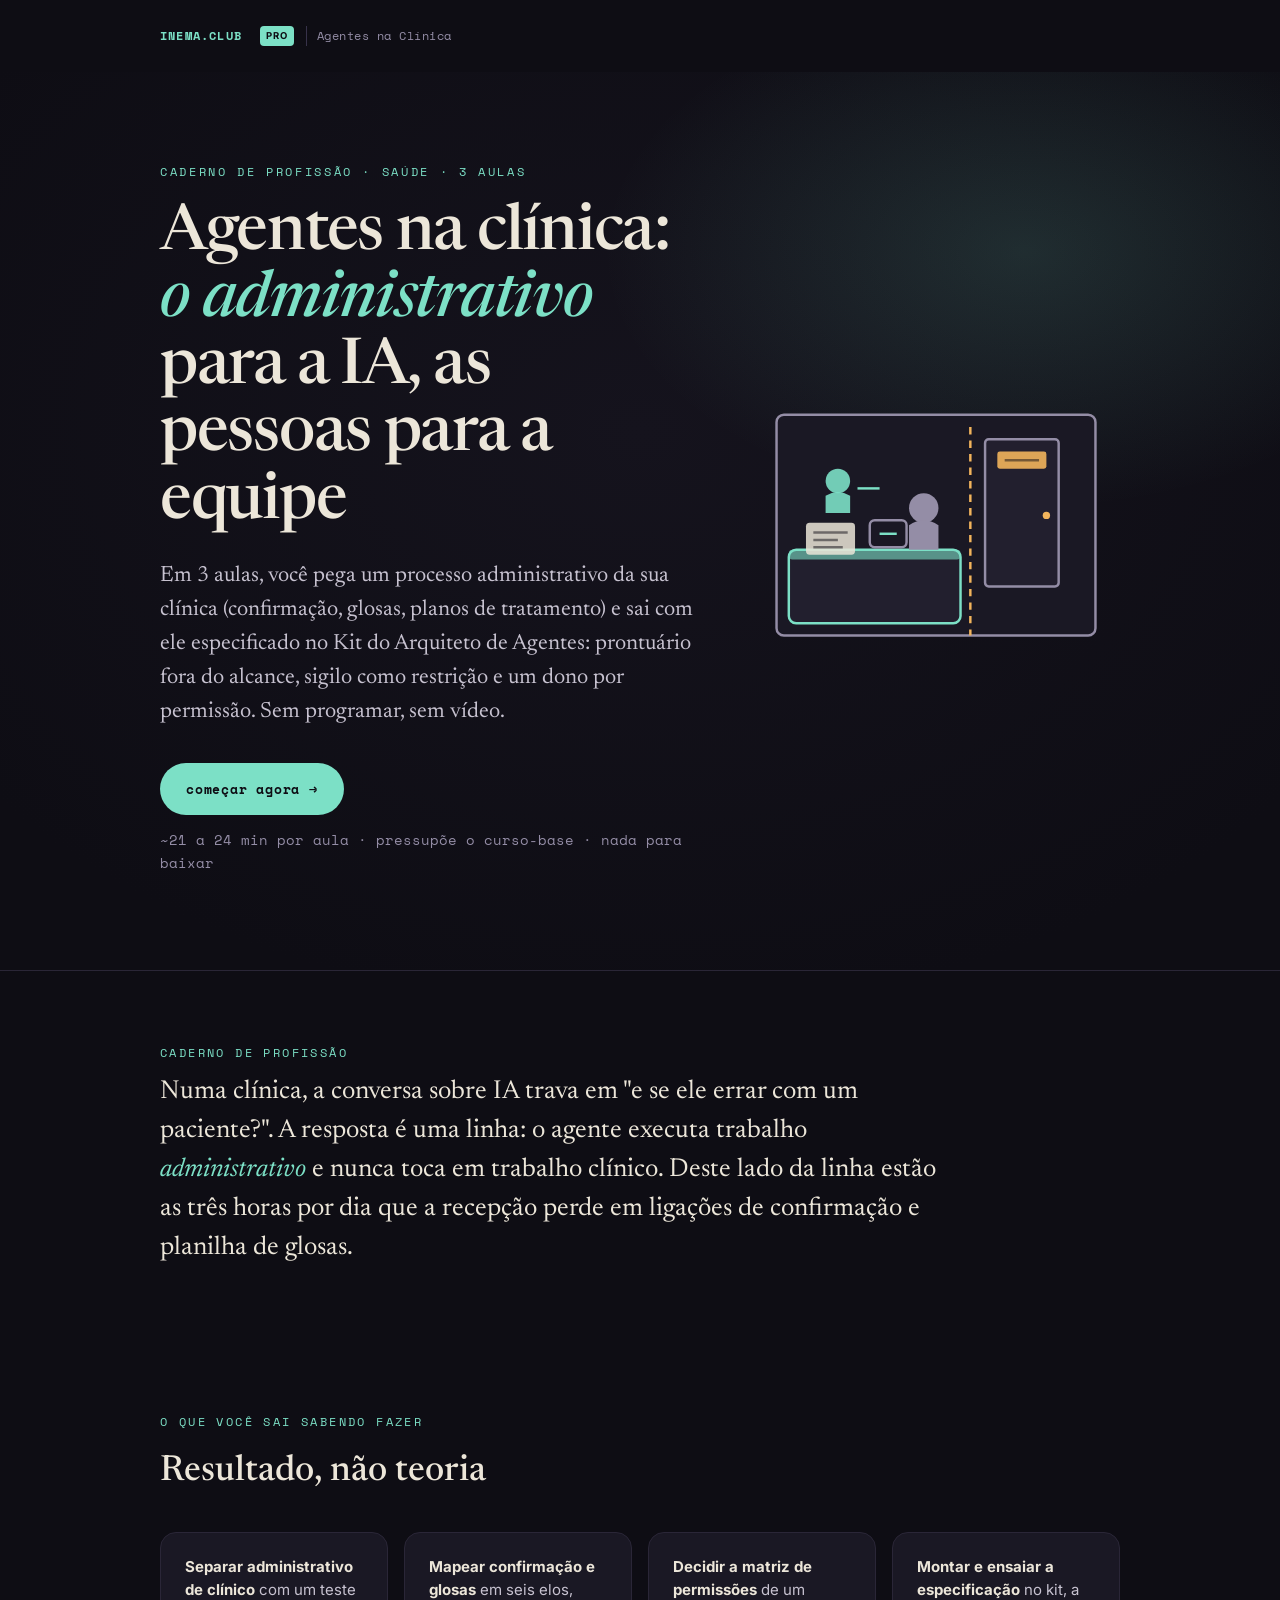
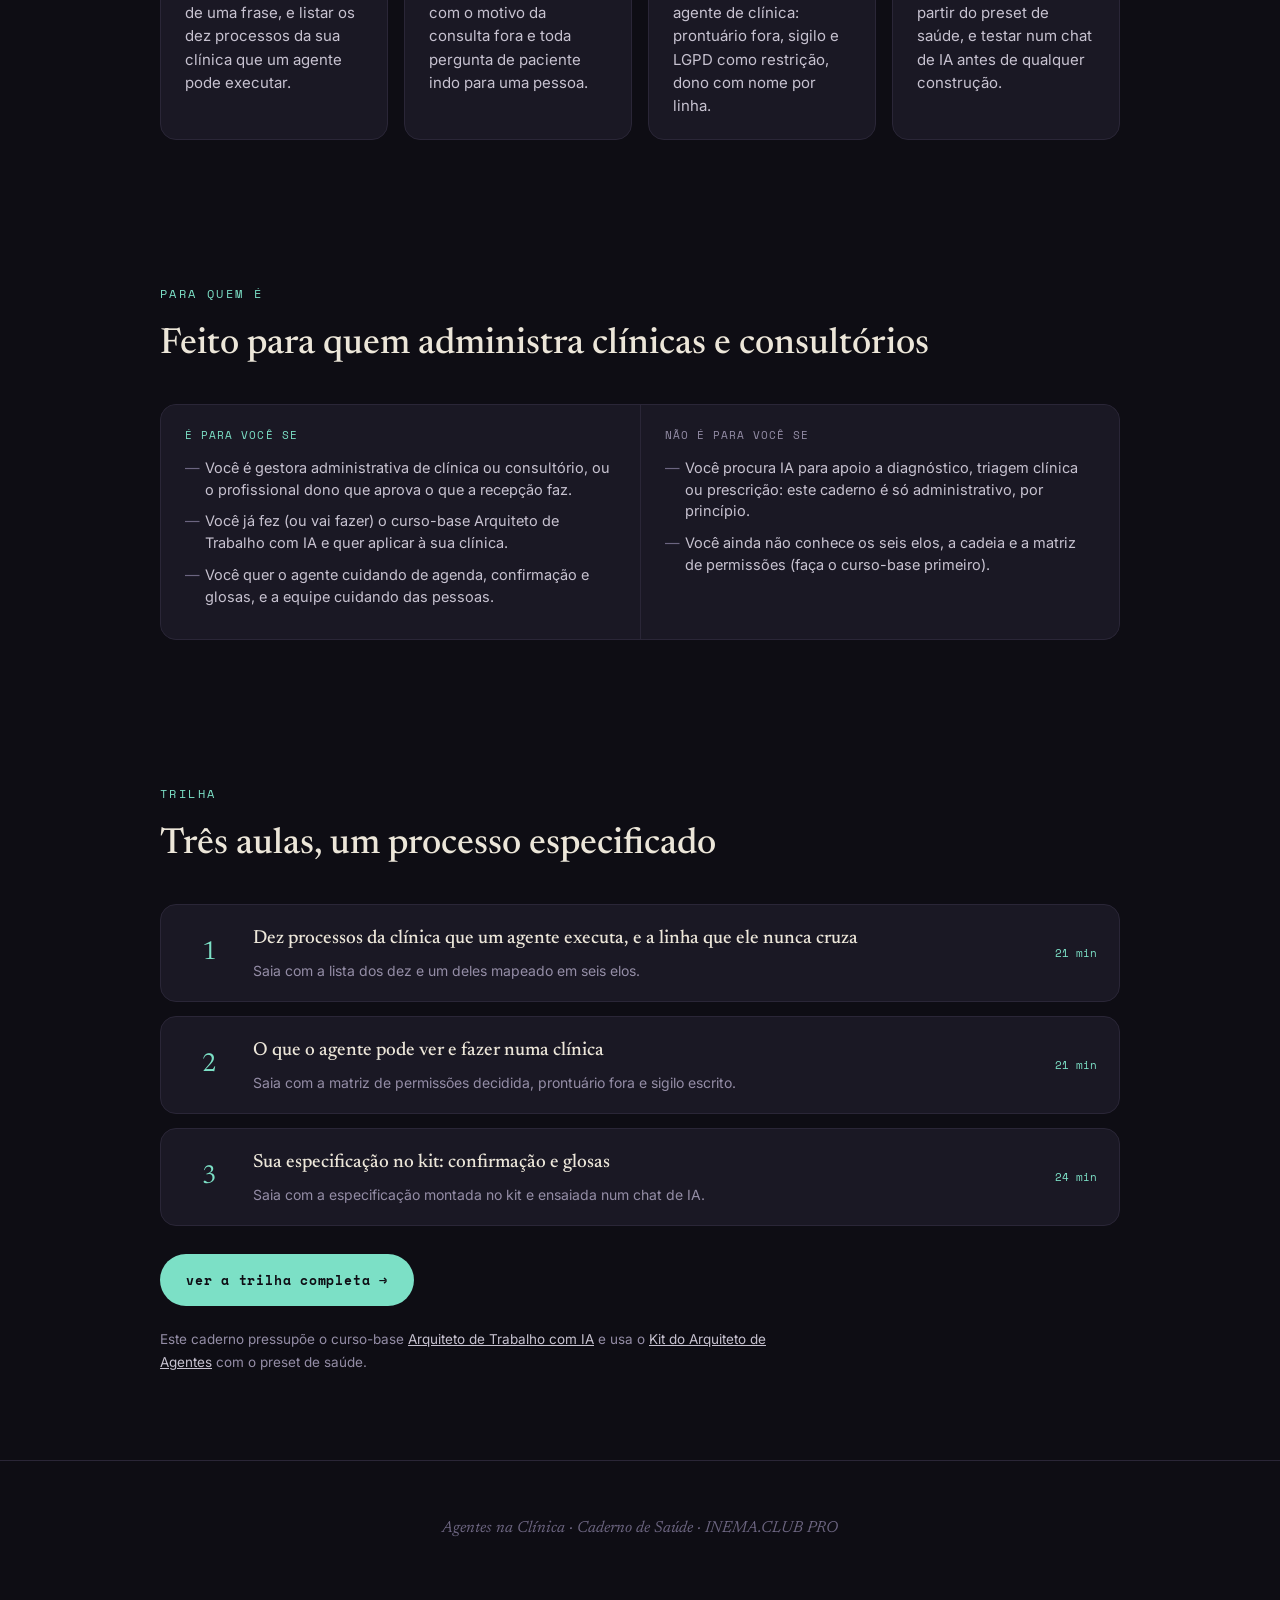
<file: landing.html>
<!doctype html>
<html lang="pt-BR">
<head>
<meta charset="utf-8">
<meta name="viewport" content="width=device-width, initial-scale=1">
<title>Agentes na Clínica · Caderno de Saúde · INEMA.CLUB PRO</title>
<meta name="description" content="Caderno de saúde do curso Arquiteto de Trabalho com IA: um processo administrativo da clínica especificado com agentes de IA, prontuário fora do alcance e governança escrita.">
<link rel="preconnect" href="https://fonts.googleapis.com">
<link rel="preconnect" href="https://fonts.gstatic.com" crossorigin>
<link href="https://fonts.googleapis.com/css2?family=Newsreader:ital,opsz,wght@0,6..72,400;0,6..72,500;0,6..72,600;1,6..72,400;1,6..72,500&family=Inter:wght@400;500;600;700&family=Space+Mono:wght@400;700&display=swap" rel="stylesheet">
<style>
  :root{
    --bg:#0E0D14;--bg2:#15131d;--panel:#1a1824;--ink:#ECE6D9;--ink-soft:#C7C2D0;--muted:#948DA6;--faint:#6C6580;
    --line:#2A2637;--line2:#37324a;--accent:#7CE0C6;--accent-ink:#0E0D14;--warm:#F2B45C;
    --serif:"Newsreader",Georgia,serif;--sans:"Inter",system-ui,sans-serif;--mono:"Space Mono",ui-monospace,monospace;
  }
  *{box-sizing:border-box}
  body{margin:0;background:var(--bg);color:var(--ink);font-family:var(--sans);line-height:1.7;-webkit-font-smoothing:antialiased}
  a{color:inherit}
  .wrap{max-width:1080px;margin:0 auto;padding:0 clamp(24px,5vw,60px)}
  header.top{padding:26px 0}
  header.top .wrap{display:flex;align-items:center;gap:10px}
  header.top .mark{font-family:var(--mono);font-size:12px;letter-spacing:.1em;color:var(--accent);text-decoration:none;font-weight:700}
  header.top .pro{background:var(--accent);color:var(--accent-ink);border-radius:4px;padding:2px 6px;font-size:9.5px;font-weight:700;letter-spacing:.1em;text-decoration:none;margin-left:8px}
  header.top .course{color:var(--muted);font-size:12px;letter-spacing:.04em;border-left:1px solid var(--line2);padding-left:10px;margin-left:2px;font-family:var(--mono)}
  .hero{position:relative;padding:10vh 0 9vh;border-bottom:1px solid var(--line);overflow:hidden}
  .hero::before{content:"";position:absolute;inset:0;z-index:0;background:radial-gradient(55% 48% at 80% 20%,rgba(124,224,198,.14),transparent 60%),radial-gradient(90% 90% at 50% 40%,var(--bg2),var(--bg) 72%)}
  .hero .wrap{position:relative;z-index:1;display:grid;grid-template-columns:1.2fr .8fr;gap:40px;align-items:center}
  .kicker{font-family:var(--mono);font-size:12px;letter-spacing:.22em;text-transform:uppercase;color:var(--accent);margin:0 0 18px}
  h1{font-family:var(--serif);font-weight:500;font-size:clamp(36px,6vw,64px);line-height:1.05;letter-spacing:-.02em;margin:0 0 22px;max-width:18ch}
  h1 em{font-style:italic;color:var(--accent)}
  .lead{font-family:var(--serif);font-size:clamp(18px,2vw,22px);line-height:1.55;color:var(--ink-soft);max-width:46ch;margin:0 0 34px}
  .cta{display:inline-block;font-family:var(--mono);font-size:13px;letter-spacing:.06em;background:var(--accent);color:var(--accent-ink);text-decoration:none;border-radius:99px;padding:15px 26px;font-weight:700}
  .cta:hover{opacity:.92}
  .sub{color:var(--muted);font-size:13.5px;margin-top:14px;font-family:var(--mono)}
  .herofig svg{width:100%;height:auto;display:block}

  section{padding:8vh 0}
  .eyebrow{font-family:var(--mono);font-size:12px;letter-spacing:.2em;text-transform:uppercase;color:var(--accent);margin:0 0 10px}
  h2{font-family:var(--serif);font-weight:500;font-size:clamp(26px,3.6vw,36px);margin:0 0 28px}

  .resultados{display:grid;grid-template-columns:repeat(auto-fit,minmax(220px,1fr));gap:16px}
  .resultado{border:1px solid var(--line);border-radius:16px;background:var(--panel);padding:22px 24px}
  .resultado p{margin:0;font-size:15px;color:var(--ink-soft);line-height:1.55}
  .resultado p b{color:var(--ink)}

  .tese{font-family:var(--serif);font-size:clamp(20px,2.4vw,26px);line-height:1.5;color:var(--ink);max-width:52ch;margin:0}
  .tese em{color:var(--accent);font-style:italic}
  .numeros{display:grid;grid-template-columns:repeat(auto-fit,minmax(200px,1fr));gap:16px;margin-top:34px}
  .num{border:1px solid var(--line);border-radius:16px;background:var(--panel);padding:22px 24px}
  .num .big{font-family:var(--serif);font-size:44px;line-height:1;color:var(--accent);margin:0 0 8px}
  .num p{margin:0;color:var(--muted);font-size:13.5px;line-height:1.5}
  .num p b{color:var(--ink-soft);font-weight:600}

  .aulas{display:grid;gap:14px}
  .au{display:grid;grid-template-columns:52px 1fr auto;gap:18px;align-items:center;text-decoration:none;color:inherit;background:var(--panel);border:1px solid var(--line);border-radius:16px;padding:18px 22px}
  .au .num{font-family:var(--serif);font-size:26px;color:var(--accent);text-align:center;border:0;background:none;padding:0}
  .au h3{font-family:var(--serif);font-weight:500;font-size:19px;margin:0 0 4px}
  .au p{margin:0;color:var(--muted);font-size:14px}
  .au .meta{font-family:var(--mono);font-size:11px;color:var(--accent);white-space:nowrap;text-align:right}
  .au:hover{border-color:var(--accent)}

  .publico{display:grid;grid-template-columns:1fr 1fr;gap:1px;background:var(--line);border:1px solid var(--line);border-radius:16px;overflow:hidden}
  .publico .col{background:var(--panel);padding:22px 24px}
  .publico .lbl{font-family:var(--mono);font-size:10.5px;letter-spacing:.1em;text-transform:uppercase;margin:0 0 12px}
  .publico .col.sim .lbl{color:var(--accent)}
  .publico .col.nao .lbl{color:var(--muted)}
  .publico ul{margin:0;padding:0;list-style:none}
  .publico li{position:relative;padding-left:20px;margin:0 0 10px;color:var(--ink-soft);font-size:14.5px;line-height:1.5}
  .publico li::before{content:"—";position:absolute;left:0;color:var(--faint)}

  .fontes{color:var(--muted);font-size:13.5px;line-height:1.7;max-width:72ch}
  .fontes a{color:var(--ink-soft)}

  footer{border-top:1px solid var(--line);padding:6vh 0 8vh;color:var(--faint);text-align:center;font-family:var(--serif);font-style:italic}

  @media(max-width:820px){ .hero .wrap{grid-template-columns:1fr} .herofig{max-width:320px} }
  @media(max-width:720px){ .publico{grid-template-columns:1fr} .au{grid-template-columns:44px 1fr} .au .meta{grid-column:2;text-align:left} }
  @media(prefers-reduced-motion:reduce){*{animation:none!important}}
</style>
</head>
<body>

<header class="top"><div class="wrap">
  <a class="mark" href="https://inema.club" target="_blank" rel="noopener">INEMA.CLUB</a>
  <a class="pro" href="https://inema.pro" target="_blank" rel="noopener">PRO</a>
  <span class="course">Agentes na Clínica</span>
</div></header>

<section class="hero"><div class="wrap">
  <div>
    <p class="kicker">Caderno de profissão · Saúde · 3 aulas</p>
    <h1>Agentes na clínica: <em>o administrativo</em> para a IA, as pessoas para a equipe</h1>
    <p class="lead">Em 3 aulas, você pega um processo administrativo da sua clínica (confirmação, glosas, planos de tratamento) e sai com ele especificado no Kit do Arquiteto de Agentes: prontuário fora do alcance, sigilo como restrição e um dono por permissão. Sem programar, sem vídeo.</p>
    <a class="cta" href="curso.html#trilha">começar agora →</a>
    <p class="sub">~21 a 24 min por aula · pressupõe o curso-base · nada para baixar</p>
  </div>
  <div class="herofig"><svg viewBox="0 0 300 240" fill="none" aria-hidden="true">
    <rect x="20" y="30" width="260" height="180" rx="6" fill="#1a1824" stroke="#948DA6" stroke-width="2"/>
    <rect x="190" y="50" width="60" height="120" rx="3" fill="#221f2e" stroke="#948DA6" stroke-width="2"/>
    <circle cx="240" cy="112" r="3" fill="#F2B45C"/>
    <rect x="200" y="60" width="40" height="14" rx="2" fill="#F2B45C" opacity=".9"/>
    <path d="M206 67 h28" stroke="#0E0D14" stroke-width="2" opacity=".5"/>
    <rect x="30" y="140" width="140" height="60" rx="6" fill="#221f2e" stroke="#7CE0C6" stroke-width="2"/>
    <rect x="30" y="140" width="140" height="8" rx="3" fill="#7CE0C6" opacity=".6"/>
    <rect x="44" y="118" width="40" height="26" rx="3" fill="#ECE6D9" opacity=".85"/>
    <path d="M50 126 h28 M50 132 h20 M50 138 h24" stroke="#0E0D14" stroke-width="2" opacity=".5"/>
    <rect x="96" y="116" width="30" height="22" rx="4" fill="#1a1824" stroke="#948DA6" stroke-width="2"/>
    <path d="M104 127 h14" stroke="#7CE0C6" stroke-width="2"/>
    <circle cx="140" cy="106" r="12" fill="#948DA6"/><path d="M128 120 q12 -8 24 0 v20 h-24z" fill="#948DA6"/>
    <path d="M178 40 v170" stroke="#F2B45C" stroke-width="2" stroke-dasharray="6 5"/>
    <circle cx="70" cy="84" r="10" fill="#7CE0C6" opacity=".9"/><path d="M60 96 q10 -6 20 0 v14 h-20z" fill="#7CE0C6" opacity=".9"/>
    <path d="M86 90 h18" stroke="#7CE0C6" stroke-width="2"/>
  </svg></div>
</div></section>

<section><div class="wrap">
  <p class="eyebrow">Caderno de profissão</p>
  <p class="tese">Numa clínica, a conversa sobre IA trava em "e se ele errar com um paciente?". A resposta é uma linha: o agente executa trabalho <em>administrativo</em> e nunca toca em trabalho clínico. Deste lado da linha estão as três horas por dia que a recepção perde em ligações de confirmação e planilha de glosas.</p>
</div></section>

<section><div class="wrap">
  <p class="eyebrow">O que você sai sabendo fazer</p>
  <h2>Resultado, não teoria</h2>
  <div class="resultados">
    <div class="resultado"><p><b>Separar administrativo de clínico</b> com um teste de uma frase, e listar os dez processos da sua clínica que um agente pode executar.</p></div>
    <div class="resultado"><p><b>Mapear confirmação e glosas</b> em seis elos, com o motivo da consulta fora e toda pergunta de paciente indo para uma pessoa.</p></div>
    <div class="resultado"><p><b>Decidir a matriz de permissões</b> de um agente de clínica: prontuário fora, sigilo e LGPD como restrição, dono com nome por linha.</p></div>
    <div class="resultado"><p><b>Montar e ensaiar a especificação</b> no kit, a partir do preset de saúde, e testar num chat de IA antes de qualquer construção.</p></div>
  </div>
</div></section>

<section><div class="wrap">
  <p class="eyebrow">Para quem é</p>
  <h2>Feito para quem administra clínicas e consultórios</h2>
  <div class="publico">
    <div class="col sim">
      <p class="lbl">é para você se</p>
      <ul>
        <li>Você é gestora administrativa de clínica ou consultório, ou o profissional dono que aprova o que a recepção faz.</li>
        <li>Você já fez (ou vai fazer) o curso-base Arquiteto de Trabalho com IA e quer aplicar à sua clínica.</li>
        <li>Você quer o agente cuidando de agenda, confirmação e glosas, e a equipe cuidando das pessoas.</li>
      </ul>
    </div>
    <div class="col nao">
      <p class="lbl">não é para você se</p>
      <ul>
        <li>Você procura IA para apoio a diagnóstico, triagem clínica ou prescrição: este caderno é só administrativo, por princípio.</li>
        <li>Você ainda não conhece os seis elos, a cadeia e a matriz de permissões (faça o curso-base primeiro).</li>
      </ul>
    </div>
  </div>
</div></section>

<section><div class="wrap">
  <p class="eyebrow">Trilha</p>
  <h2>Três aulas, um processo especificado</h2>
  <div class="aulas">
    <a class="au" href="curso.html#aula-1"><div class="num">1</div><div><h3>Dez processos da clínica que um agente executa, e a linha que ele nunca cruza</h3><p>Saia com a lista dos dez e um deles mapeado em seis elos.</p></div><div class="meta">21 min</div></a>
    <a class="au" href="curso.html#aula-2"><div class="num">2</div><div><h3>O que o agente pode ver e fazer numa clínica</h3><p>Saia com a matriz de permissões decidida, prontuário fora e sigilo escrito.</p></div><div class="meta">21 min</div></a>
    <a class="au" href="curso.html#aula-3"><div class="num">3</div><div><h3>Sua especificação no kit: confirmação e glosas</h3><p>Saia com a especificação montada no kit e ensaiada num chat de IA.</p></div><div class="meta">24 min</div></a>
  </div>
  <p style="margin-top:28px"><a class="cta" href="curso.html#trilha">ver a trilha completa →</a></p>
  <p class="fontes" style="margin-top:22px">Este caderno pressupõe o curso-base <a href="https://inematds.github.io/pffia/" target="_blank" rel="noopener">Arquiteto de Trabalho com IA</a> e usa o <a href="https://inematds.github.io/kit-arquiteto-agentes/" target="_blank" rel="noopener">Kit do Arquiteto de Agentes</a> com o preset de saúde.</p>
</div></section>

<footer><div class="wrap">Agentes na Clínica · Caderno de Saúde · INEMA.CLUB PRO</div></footer>

</body>
</html>
</file>
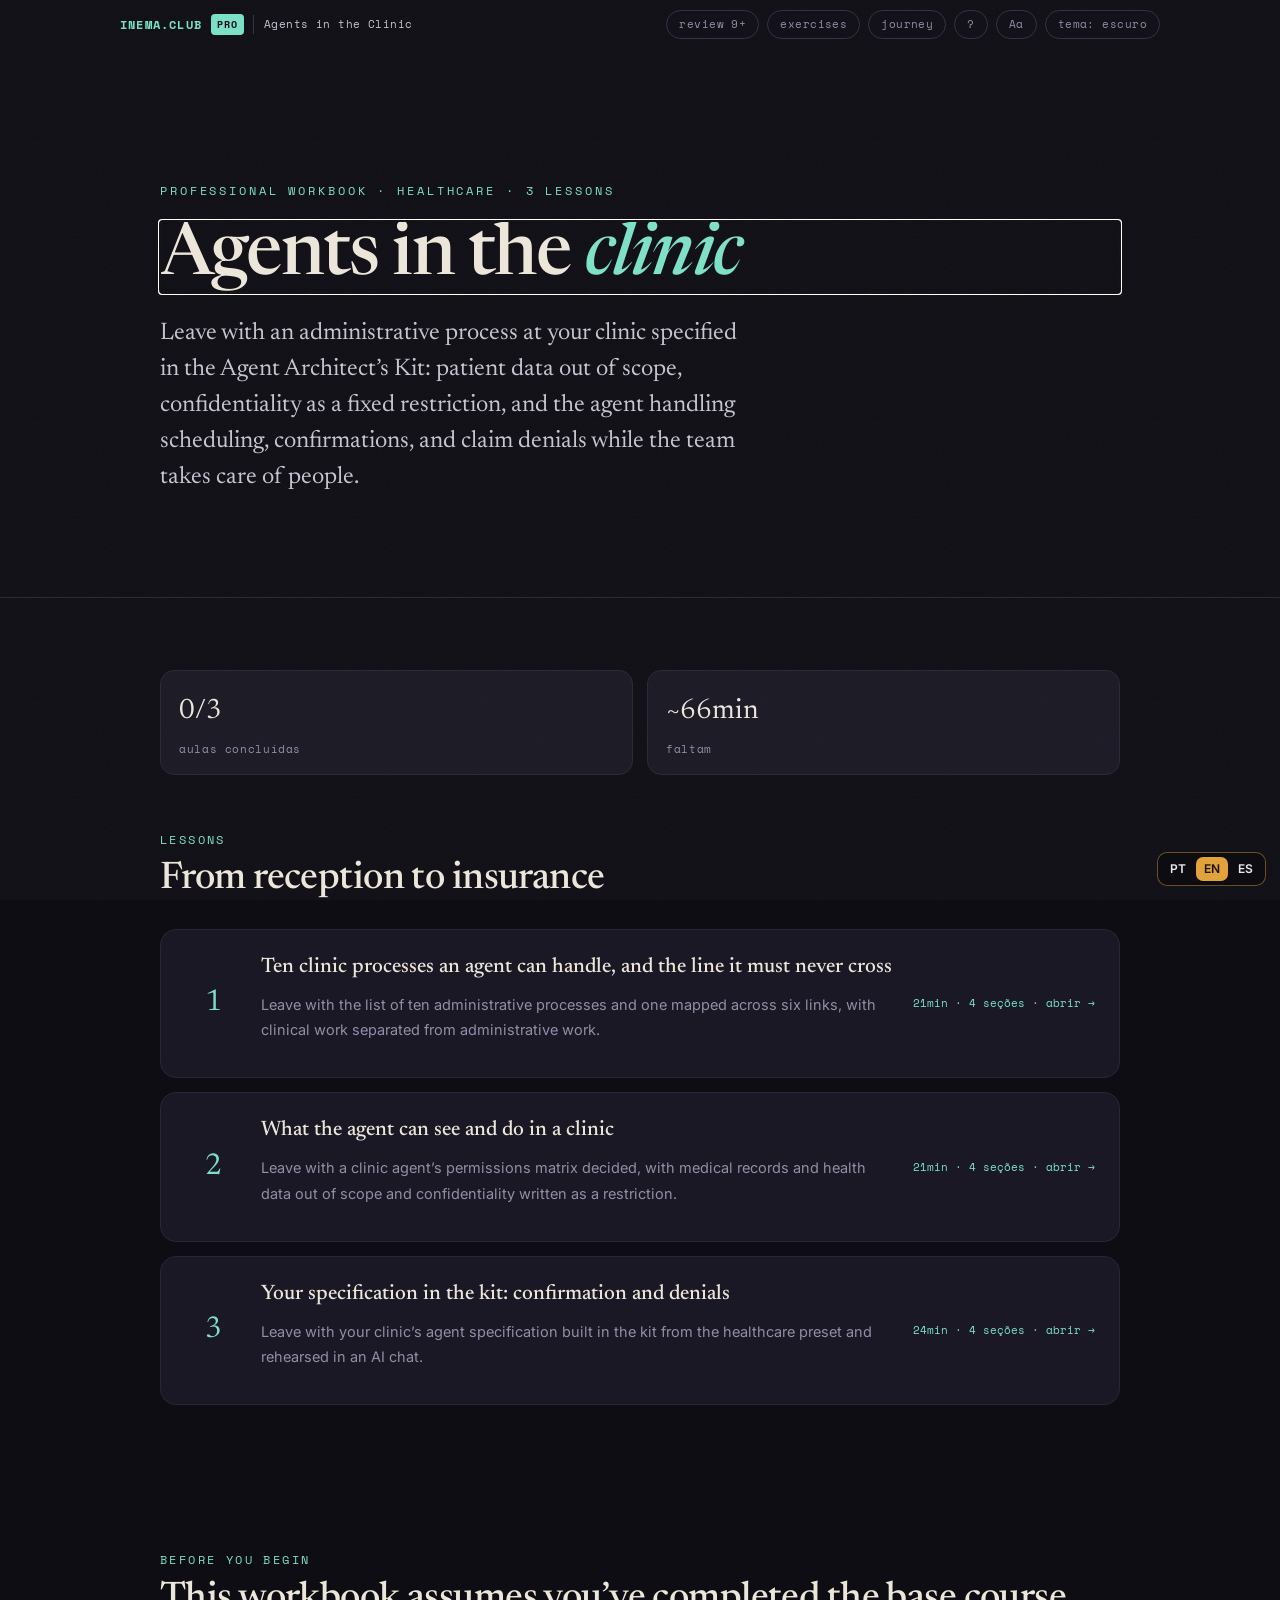
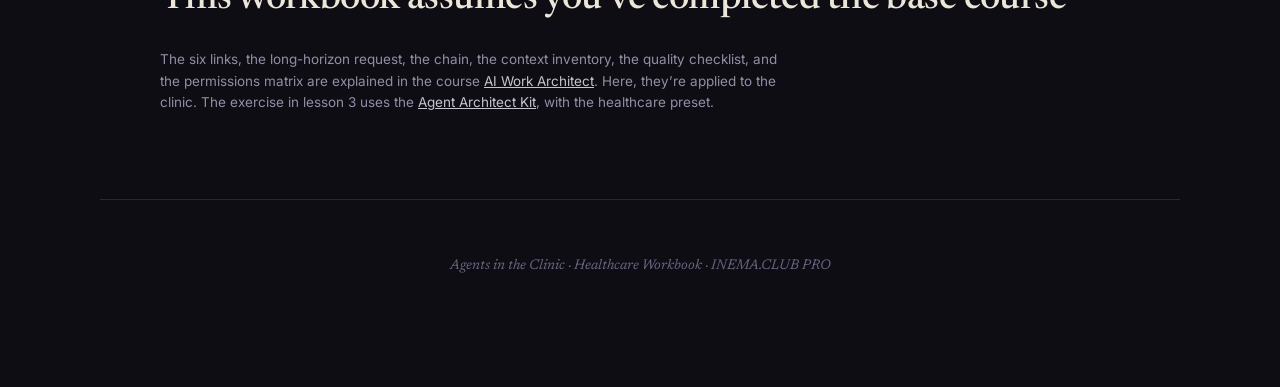
<file: en/curso.html>
<!DOCTYPE html>

<html data-theme="dark" lang="en">
<head>
<meta charset="utf-8"/>
<meta content="width=device-width, initial-scale=1" name="viewport"/>
<meta content="arquiteto-agentes-saude-v5" name="curso"/>
<title>Agents in the Clinic · Healthcare Workbook · INEMA.CLUB PRO</title>
<link href="https://fonts.googleapis.com" rel="preconnect"/>
<link crossorigin="" href="https://fonts.gstatic.com" rel="preconnect"/>
<link href="https://fonts.googleapis.com/css2?family=Newsreader:ital,opsz,wght@0,6..72,400;0,6..72,500;0,6..72,600;1,6..72,400;1,6..72,500&amp;family=Inter:wght@400;500;600;700&amp;family=Space+Mono:wght@400;700&amp;display=swap" rel="stylesheet"/>
<link href="../assets/aula.css" rel="stylesheet"/>
<script>(function(){try{var m=document.querySelector('meta[name=curso]');var CK=(m&&m.content)||'v5:curso';var s=JSON.parse(localStorage.getItem(CK));if(s&&s.prefs&&s.prefs.theme)document.documentElement.setAttribute('data-theme',s.prefs.theme);}catch(e){}})();</script>
<!--
  PROTOCOLO DE DESCOBERTA (formato-curso-v5, Passo 0 — INFERIDO a partir do curso-base pffia e do pedido "cadernos por profissão", 2026-09-07; sujeito a correção do usuário):
  - Público específico: quem administra clínicas e consultórios (dono, gestora administrativa, coordenação de recepção) e já fez ou vai fazer o curso-base Arquiteto de Trabalho com IA.
  - Profissões-alvo (≥2): gestora administrativa de clínica médica · gestora de consultório odontológico (secundária: médico dono da clínica, no papel de quem aprova).
  - Familiaridade com tecnologia: usa o sistema da clínica (agenda, faturamento TISS), aplicativo de mensagens e chat de IA para textos; nunca programou.
  - Resultado prático esperado: sair com um processo ADMINISTRATIVO da clínica (nunca clínico) mapeado e especificado no Kit do Arquiteto de Agentes, com dados de paciente fora do alcance e governança escrita.
  - Tempo por sessão: 15–25 min por aula. Caderno complementar: 3 aulas, pressupõe o curso-base.
  Escopo explícito: o agente executa trabalho administrativo (agenda, confirmação, glosas, documentação, cobrança). Nenhum exemplo envolve decisão clínica, diagnóstico ou prescrição.

  AUDITORIA ANTI-CLONE (contra pffia e os cadernos contábil/advocacia):
  - Personagens e situações novos: Renata (gestora de clínica médica, confirmação e glosas), Patrícia (consultório odontológico, planos de tratamento e lista de espera). pffia não usa saúde.
  - Sequência de quadros: aula 1 qba@2 · qanchor@4; aula 2 qerr@2 · qsteps@4; aula 3 qapply@1 · qsteps@3. Modos: tarefa · analise · prompt. Contábil usa qba@1/qanchor@3 e tarefa·tarefa·prompt; advocacia usa qba@1/qanchor@4 com aula 2 FUNDAMENTO.
-->
<style>
  .view{display:none}.view.active{display:block}
  .lnav{max-width:1160px;margin:0 auto 5vh;padding:0 clamp(24px,5vw,60px);display:flex;justify-content:space-between;gap:12px}
  .lnav a{font-family:var(--mono);font-size:12px;color:var(--muted);text-decoration:none;border:1px solid var(--line2);border-radius:12px;padding:12px 16px}
  .lnav a:hover{border-color:var(--accent);color:var(--ink)}
  #v-trilha .wrap{max-width:1080px;margin:0 auto;padding:0 clamp(24px,5vw,60px)}
  #v-trilha .t-hero{position:relative;overflow:hidden;padding:20vh 0 8vh;border-bottom:1px solid var(--line)}
  #v-trilha h1{font-family:var(--serif);font-weight:500;font-size:clamp(40px,6.4vw,72px);line-height:1;letter-spacing:-.025em;margin:0 0 22px}
  #v-trilha h1 em{font-style:italic;color:var(--accent)}
  #v-trilha .lead{font-family:var(--serif);font-size:clamp(19px,2.1vw,24px);line-height:1.5;color:var(--ink-soft);max-width:46ch;margin:0 0 30px}
  #v-trilha section{padding:8vh 0}
  #v-trilha .eyebrow{font-family:var(--mono);font-size:12px;letter-spacing:.2em;text-transform:uppercase;color:var(--accent);margin:0 0 8px}
  #v-trilha h2{display:block;font-family:var(--serif);font-weight:500;font-size:clamp(26px,3.6vw,38px);margin:0 0 28px}
  #v-trilha .aulas{display:grid;gap:14px}
  #v-trilha .au{display:grid;grid-template-columns:56px 1fr auto;gap:20px;align-items:center;text-decoration:none;color:inherit;background:var(--panel);border:1px solid var(--line);border-radius:16px;padding:20px 24px}
  #v-trilha .au .num{font-family:var(--serif);font-size:30px;color:var(--accent);text-align:center}
  #v-trilha .au h3{font-family:var(--serif);font-weight:500;font-size:21px;margin:0 0 5px}
  #v-trilha .au p{margin:0;color:var(--muted);font-size:14.5px}
  #v-trilha .au .meta{font-family:var(--mono);font-size:11px;color:var(--accent);white-space:nowrap;text-align:right}
  #v-trilha .au .prog{position:static;margin-top:10px;height:5px;border-radius:99px;background:var(--line);overflow:hidden;max-width:220px;width:auto}
  #v-trilha .au .prog i{display:block;height:100%;width:100%;background:var(--accent);transform:scaleX(0);transform-origin:left;transition:transform .5s}
  #v-trilha footer{max-width:1080px;margin:0 auto;padding:6vh clamp(24px,5vw,60px) 12vh;color:var(--faint);text-align:center;font-family:var(--serif);font-style:italic;border-top:1px solid var(--line)}
  #v-trilha .fontes{color:var(--muted);font-size:13.5px;line-height:1.6;max-width:70ch}
  #v-trilha .fontes a{color:var(--ink-soft)}
  @media(max-width:720px){#v-trilha .au{grid-template-columns:44px 1fr}#v-trilha .au .meta{grid-column:2;text-align:left}}
</style>
<link href="https://inematds.github.io/arquiteto-agentes-saude/curso.html" hreflang="pt-BR" rel="alternate"/><link href="https://inematds.github.io/arquiteto-agentes-saude/en/curso.html" hreflang="en" rel="alternate"/><link href="https://inematds.github.io/arquiteto-agentes-saude/es/curso.html" hreflang="es" rel="alternate"/></head>
<body><div class="inema-lang" style="position:fixed;right:14px;bottom:14px;z-index:9999;display:flex;gap:2px;padding:4px;border-radius:10px;background:rgba(12,12,16,.82);border:1px solid rgba(226,162,59,.45);font:600 12px/1 Sora,Inter,system-ui,sans-serif;backdrop-filter:blur(8px)" translate="no"><a href="../curso.html" hreflang="pt-BR" style="padding:6px 8px;border-radius:7px;text-decoration:none;color:#e9e9ee">PT</a><a href="./curso.html" hreflang="en" style="padding:6px 8px;border-radius:7px;text-decoration:none;color:#1a1206;background:#E2A23B">EN</a><a href="../es/curso.html" hreflang="es" style="padding:6px 8px;border-radius:7px;text-decoration:none;color:#e9e9ee">ES</a></div>
<div class="bar"><div class="bar-inner">
<span class="brand"><a class="mark" href="https://inema.club" rel="noopener" target="_blank">INEMA.CLUB</a><a class="pro" href="https://inema.pro" rel="noopener" target="_blank">PRO</a><a class="course" href="landing.html">Agents in the Clinic</a></span>
<a class="back" href="#trilha" style="display:none">← track</a>
<button class="pill" id="pill" style="display:none">0 read</button>
<button id="revbtn">review <span id="revn">0</span></button>
<button id="exbtn">exercises</button>
<button id="jorbtn">journey</button>
<button aria-label="How it works" id="helpbtn">?</button>
<button aria-label="Reading preferences" id="prefsbtn">Aa</button>
<button id="themebtn">theme: dark</button>
</div></div>
<section class="view" id="v-trilha">
<header class="t-hero"><div class="wrap">
<p class="kicker">Professional Workbook · Healthcare · 3 lessons</p>
<h1>Agents in the <em>clinic</em></h1>
<p class="lead">Leave with an administrative process at your clinic specified in the Agent Architect’s Kit: patient data out of scope, confidentiality as a fixed restriction, and the agent handling scheduling, confirmations, and claim denials while the team takes care of people.</p>
</div></header>
<section><div class="wrap">
<div class="statcards"></div>
<p class="eyebrow">Lessons</p>
<h2>From reception to insurance</h2>
<div class="aulas">
<a class="au on" data-aula="1" href="#aula-1">
<div class="num">1</div>
<div><h3>Ten clinic processes an agent can handle, and the line it must never cross</h3><p>Leave with the list of ten administrative processes and one mapped across six links, with clinical work separated from administrative work.</p><div class="prog"><i></i></div></div>
<div class="meta">21 min · open →</div>
</a>
<a class="au on" data-aula="2" href="#aula-2">
<div class="num">2</div>
<div><h3>What the agent can see and do in a clinic</h3><p>Leave with a clinic agent’s permissions matrix decided, with medical records and health data out of scope and confidentiality written as a restriction.</p><div class="prog"><i></i></div></div>
<div class="meta">21 min · open →</div>
</a>
<a class="au on" data-aula="3" href="#aula-3">
<div class="num">3</div>
<div><h3>Your specification in the kit: confirmation and denials</h3><p>Leave with your clinic’s agent specification built in the kit from the healthcare preset and rehearsed in an AI chat.</p><div class="prog"><i></i></div></div>
<div class="meta">24 min · open →</div>
</a>
</div>
</div></section>
<section><div class="wrap">
<p class="eyebrow">Before you begin</p>
<h2>This workbook assumes you’ve completed the base course</h2>
<p class="fontes">The six links, the long-horizon request, the chain, the context inventory, the quality checklist, and the permissions matrix are explained in the course <a href="https://inematds.github.io/pffia/" rel="noopener" target="_blank">AI Work Architect</a>. Here, they’re applied to the clinic. The exercise in lesson 3 uses the <a href="https://inematds.github.io/kit-arquiteto-agentes/" rel="noopener" target="_blank">Agent Architect Kit</a>, with the healthcare preset.</p>
</div></section>
<footer><div class="wrap">Agents in the Clinic · Healthcare Workbook · INEMA.CLUB PRO</div></footer>
</section>
<!-- ===== AULA 1 · FUNDAMENTO ===== -->
<section class="view" data-aula="1" data-tempo="21min" id="v-aula-1">
<header class="hero"><div class="hero-inner">
<div>
<p class="kicker">Health Workbook · Lesson 1</p>
<h1>Ten clinic processes,<br/><em>and the line the agent never crosses</em></h1>
<p class="promise">By the end of this lesson, you can list the ten administrative processes in your clinic that an agent can handle, distinguish the administrative from the clinical parts of each one, and map one of them across six links.</p>
<p class="why">At a clinic, the AI conversation always gets stuck in the same place: “what if it makes a mistake with a patient?” The concern is legitimate and has a simple solution: the agent stays away from clinical decisions. It handles the work that currently takes up the receptionists’ and manager’s time: confirmation calls, claim-denial spreadsheets, private-pay billing, and administrative documents. That’s where a six-office clinic loses three hours a day, and that’s where the redesign begins.</p>
<p class="cue"><span class="arw">↓</span> role to study</p>
</div>
<!-- herofig · METÁFORA-DO-MUNDO-REAL: o balcão de recepção de uma clínica, com a porta do consultório fechada ao fundo — a linha entre o administrativo e o clínico -->
<div class="herofig"><svg aria-hidden="true" fill="none" viewbox="0 0 300 240">
<rect fill="#1a1824" height="180" rx="6" stroke="#948DA6" stroke-width="2" width="260" x="20" y="30"></rect>
<rect fill="#221f2e" height="120" rx="3" stroke="#948DA6" stroke-width="2" width="60" x="190" y="50"></rect>
<circle cx="240" cy="112" fill="#F2B45C" r="3"></circle>
<rect fill="#F2B45C" height="14" opacity=".9" rx="2" width="40" x="200" y="60"></rect>
<path d="M206 67 h28" opacity=".5" stroke="#0E0D14" stroke-width="2"></path>
<rect fill="#221f2e" height="60" rx="6" stroke="#7CE0C6" stroke-width="2" width="140" x="30" y="140"></rect>
<rect fill="#7CE0C6" height="8" opacity=".6" rx="3" width="140" x="30" y="140"></rect>
<rect fill="#ECE6D9" height="26" opacity=".85" rx="3" width="40" x="44" y="118"></rect>
<path d="M50 126 h28 M50 132 h20 M50 138 h24" opacity=".5" stroke="#0E0D14" stroke-width="2"></path>
<rect fill="#1a1824" height="22" rx="4" stroke="#948DA6" stroke-width="2" width="30" x="96" y="116"></rect>
<path d="M104 127 h14" stroke="#7CE0C6" stroke-width="2"></path>
<circle cx="140" cy="106" fill="#948DA6" r="12"></circle><path d="M128 120 q12 -8 24 0 v20 h-24z" fill="#948DA6"></path>
<path d="M178 40 v170" stroke="#F2B45C" stroke-dasharray="6 5" stroke-width="2"></path>
<circle cx="70" cy="84" fill="#7CE0C6" opacity=".9" r="10"></circle><path d="M60 96 q10 -6 20 0 v14 h-20z" fill="#7CE0C6" opacity=".9"></path>
<path d="M86 90 h18" stroke="#7CE0C6" stroke-width="2"></path>
</svg></div>
</div></header>
<div class="layout">
<div class="col">
<section class="step" data-fig="1" data-kind="fundamento">
<h2><span class="n">01</span> Administrative and clinical are two separate worlds, and the agent belongs in only one</h2>
<p>The rule that organizes this entire workbook fits in one sentence: the agent does the work <b>administrative</b> and never handles <b>clinical</b>. Administrative tasks are anything that would happen the same way if the clinic were a store: scheduling, confirming, billing, invoicing, filing, answering questions about where to park. Clinical tasks are anything that requires healthcare training: diagnosis, treatment decisions, prescriptions, symptom guidance, test interpretation.</p>
<p>The test for separating them is simple: could a well-trained receptionist do this without asking a health professional? If so, it’s administrative and can go to an agent. If they would need to ask, it’s clinical and stays out of scope, without exception—not even “just a summary.” This isn’t a limitation of the technology. It’s the same line the clinic already draws between the front desk and the exam room.</p>
<!-- ex-prof --><p>Renata, administrative manager of a medical clinic with six exam rooms, listed what the front desk handles in a day: 90 confirmation calls, 40 messages asking “what time is my appointment?”, 12 add-on appointments, the insurance claim denial spreadsheet, and three attendance certificates. All administrative. The two questions the front desk passes to nursing each day—“can I take my medication before the test?”—are clinical and stay with nursing.</p>
<div class="quiz" data-answer="b">
<p class="qk">Test yourself</p><p class="q">A patient sends a message: "I have a headache. Can I move my appointment earlier?" What part of this can a clinic agent handle?</p>
<button class="opt" data-fb="Não. Responder sobre a dor, mesmo que 'tome água e descanse', é orientação sobre sintoma: clínico. Fica fora do agente sem exceção." data-k="a">reply that a headache isn’t an emergency and keep the appointment time</button>
<button class="opt" data-fb="Isso. Verificar vaga e oferecer horário é administrativo, uma recepcionista faz sem perguntar. O sintoma é clínico: o agente não comenta, e encaminha para a equipe se a regra da clínica mandar." data-k="b">check whether there’s an opening first and offer the time, without commenting on the symptom</button>
<button class="opt" data-fb="Perto. A mensagem tem uma parte administrativa (adiantar) que o agente pode tratar. Passar tudo para a enfermagem desperdiça a recepção digital." data-k="c">forward the entire message to the nursing staff</button>
<p class="qfb"></p>
</div>
<div class="mobfig" data-mobfig="1"></div>
<button class="readbtn" data-read="s1">mark as read</button>
</section>
<section class="step" data-fig="2" data-kind="fundamento">
<h2><span class="n">02</span> The ten administrative processes in almost every clinic</h2>
<p>The core course asks for ten critical processes instead of dozens of chatbots. In a clinic or dental office, the ten are usually these: <b>scheduling and confirmation</b> of appointments; <b>waitlist</b> and appointment openings; <b>claim denials</b> from insurance (claims the insurer returns unpaid); <b>billing</b> to the health plan; <b>billing</b> for self-pay patients and treatment plans; <b>administrative documents</b> (attendance certificate, statement, receipt); <b>onboarding</b> for new patients (registration, consent form, arrival instructions); <b>inventory</b> of supplies; <b>handoff</b> to the professionals; and <b>satisfaction survey</b> post-appointment.</p>
<p>Notice that none of the ten requires healthcare training, and that all of them currently take time away from people who also serve patients at the front desk. Choose the first one using the core course’s criteria: what repeats every day, involves more than one person, and costs money or loses patients when it fails. For most clinics, that points to confirmations or claim denials.</p>
<!-- ex-prof --><p>Patrícia, manager of a dental practice with three dentists, thought her problem was something else: treatment plans that were presented but never accepted. It’s process five on the list: following up on treatment plans. Forty plans a month, twelve accepted, and no one had time to follow up on the other 28. An agent that follows up with a standard message and schedules a conversation with the dentist is administrative from start to finish.</p>
<div class="qbefore-after">
<div class="qba-col qba-before"><p class="qba-lbl">Before</p><p class="qba-txt">Two receptionists spend the afternoon calling to confirm the next day’s 90 patients. One-third don’t answer. The front desk is left unattended several times, and the no-show rate is 18%.</p></div>
<div class="qba-col qba-depois"><p class="qba-lbl">After</p><p class="qba-txt">At 5 p.m., the agent sends the standard message, reads the replies, records the status in the schedule, and delivers the list at 8 a.m.: confirmed, no response, canceled. Reception calls only the 15 who didn’t respond.</p></div>
<div class="qba-saldo"><b>Balance:</b> from 90 calls to 15, with the front desk always busy, and the no-show rate dropped to 9% in two months because patients who cancel give early notice and the opening goes to the waitlist.</div>
</div>
<div class="mobfig" data-mobfig="2"></div>
<button class="readbtn" data-read="s2">mark as read</button>
</section>
<section class="step" data-fig="3" data-kind="fundamento">
<h2><span class="n">03</span> Appointment confirmation in six links</h2>
<p>Applying the base course's map to the most common process. <b>Input</b>: at 5:00 p.m., the next day's schedule is pulled from the clinic system. <b>Rule decisions</b>: patient hasn’t replied by 8 p.m.? Send a second message. Minor? Message only the registered responsible party. <b>Judgment decision</b>: release the slot of someone who hasn’t confirmed to the waitlist? That’s up to the manager because it depends on knowing the patient. <b>Action</b>: send the standard message and record the status.</p>
<p><b>Verification</b>: the name, date, time, and provider match the schedule, and the message contains nothing beyond the standard text. <b>Exception</b>: the patient replies with a question ("can I reschedule?", "do I need to bring test results?"). The agent doesn’t reply; it forwards the message to the front desk. <b>Result</b>: at 8:00 a.m., the manager knows the status of every appointment that day. Notice what was left out: the reason for the appointment never appears in the message, and the agent never answers a question that isn't about scheduling.</p>
<!-- ex-prof --><p>At Renata’s clinic, the most common exception was the question “Do I need to fast?” It’s a clinic: it depends on the test. The written rule became: any message with a question that isn’t about scheduling goes to reception, which decides whether to answer or pass it to the nursing staff. The agent never reads the content beyond identifying that it’s a question.</p>
<div class="mobfig" data-mobfig="3"></div>
<button class="readbtn" data-read="s3">mark as read</button>
</section>
<section class="step" data-fig="4" data-kind="fundamento">
<h2><span class="n">04</span> Insurance claim denials: the process nobody wants and every agent loves</h2>
<p><span class="gterm" data-def="Guia de atendimento que o convênio devolve sem pagar, total ou parcialmente, alegando erro de código, falta de autorização ou divergência de valor." tabindex="0">Claim denial</span> It’s the claim form the insurance plan returns without paying. The most common reason is a procedure code that doesn’t match the insurance plan’s table, and the appeal is a standard text citing the claim form, the correct code, and the amount. It’s repetitive, tedious work with clear rules and a short deadline—in other words, the ideal process for an agent. <b>Input</b>: the insurance provider’s weekly statement. <b>Rule decision</b>: denial due to a code? Prepare an appeal. Due to missing prior authorization? Set it aside for the manager.</p>
<p><b>Action</b>: match the claim form against the insurance provider’s table and write the appeal using the template. <b>Verification</b>: the claim form, code, and amount match. <b>Exception</b>: a denial over 2 thousand reais or one repeated for the same patient, which may indicate a registration problem, goes to the manager. <b>Result</b>: the completed appeals for the manager to review and sign. The agent never sends anything to the insurance provider: sending is an external action, and the manager signs.</p>
<!-- ex-prof --><p>At Patrícia’s dental practice, claim denials happen for another reason: an X-ray is billed without the report attached. The rule is the same: denial due to a missing document? Attach the document from the administrative record and appeal. But the report is health data. The solution was for the agent to list which claims need a report and for the assistant to attach it. The agent prepares; a person handles the sensitive data.</p>
<div class="qanchor"><p>The clinic’s agent never knows why the patient came in. It knows when, with whom, and whether they confirmed.</p></div>
<div class="mobfig" data-mobfig="4"></div>
<button class="readbtn" data-read="s4">mark as read</button>
</section>
<section class="practice" data-mode="tarefa" data-practice="p1">
<p class="pk">Practice now <span class="pcount">0/4 done</span></p>
<h3 class="ph">Choose your clinic’s process and draw the line</h3>
<p class="pgoal">In about 12 minutes, list your clinic’s ten administrative processes, choose one, and map it across six links, clearly marking where the clinical line runs.</p>
<p class="psafe">Use your own paper or spreadsheet, without any patient names: you write about processes, not cases. Nothing changes at the clinic. If a process seems both administrative and clinical, write down both sides and continue: separating them is the exercise.</p>
<ol class="psteps">
<li><label><input data-ptask="1" type="checkbox"/> Copy the list of ten processes from step 02 and adapt it to your clinic: cross out what doesn’t exist, add what’s missing (e.g., exam scheduling, follow-up tracking). Next to each one, note who handles it today and how much time it takes each day.</label></li>
<li><label><input data-ptask="2" type="checkbox"/> For each process, apply the test: could a well-trained receptionist do it without asking a health professional? Mark A (administrative) or C (clinical). If any are C, remove them from the agent’s list.</label></li>
<li><label><input data-ptask="3" type="checkbox"/> Choose an A process using this criterion: it happens every day, involves more than one person, or an error costs money or affects a patient. Write its outcome in one sentence, describing what the manager will know or have.</label></li>
<li><label><input data-ptask="4" type="checkbox"/> Map the six links (input, decisions with R or J, actions with verification, exceptions with who decides, outcome). You’re done when at least one exception says “patient asks a question that isn’t about scheduling → person decides,” and no action touches the reason for the visit, tests, or medical records.</label></li>
</ol>
<p class="pdone">You’ve just done what holds most clinics back: clearly separated what an agent can handle from what only the healthcare team may touch. This map goes into the kit in lesson 3.</p>
</section>
</div>
<aside class="rail"><div class="railsticky">
<div class="figstage">
<div class="fig on" data-cap="&lt;b&gt;Fig.&lt;/b&gt; o teste da recepcionista. Toda tarefa entra por cima; se uma recepcionista treinada faz sem perguntar a um profissional de saúde, cai na caixa verde (administrativo, pode ir para o agente); se precisaria perguntar, sai pela lateral vermelha (clínico, fora do agente, sem exceção)." data-fig="1"><svg aria-hidden="true" fill="none" viewbox="0 0 220 200">
<rect height="22" rx="4" stroke="#948DA6" stroke-width="1.5" width="80" x="70" y="12"></rect><text fill="#ECE6D9" font-family="monospace" font-size="8.5" x="88" y="27">task</text>
<path d="M110 34 v16" stroke="#948DA6" stroke-width="1.5"></path>
<polygon fill="#221f2e" points="110,50 170,86 110,122 50,86" stroke="#7CE0C6" stroke-width="1.5"></polygon>
<text fill="#ECE6D9" font-family="monospace" font-size="7" x="70" y="82">receptionist does</text><text fill="#ECE6D9" font-family="monospace" font-size="7" x="72" y="94">without asking?</text>
<path d="M110 122 v20" stroke="#7CE0C6" stroke-width="1.5"></path><text fill="#7CE0C6" font-family="monospace" font-size="7.5" x="116" y="136">yes</text>
<rect fill="#221f2e" height="30" rx="6" stroke="#7CE0C6" stroke-width="2" width="120" x="50" y="142"></rect><text fill="#7CE0C6" font-family="monospace" font-size="8" x="58" y="161">administrative → agent</text>
<path d="M170 86 h24" stroke="#E0736F" stroke-width="1.5"></path><text fill="#E0736F" font-family="monospace" font-size="7.5" x="172" y="80">no</text>
<rect height="32" rx="4" stroke="#E0736F" stroke-dasharray="3 3" stroke-width="1.5" width="22" x="194" y="70"></rect><text fill="#E0736F" font-family="monospace" font-size="7" x="197" y="90">clin.</text>
<text fill="#6C6580" font-family="monospace" font-size="7.5" x="30" y="190">the same line between reception and the medical office</text>
</svg></div>
<div class="fig" data-cap="&lt;b&gt;Fig.&lt;/b&gt; os dez processos administrativos como dez caixas em duas colunas. Nenhuma toca a faixa vermelha do consultório. Confirmação e glosas (verde) são onde a maioria das clínicas começa: repetem todo dia e custam dinheiro quando falham." data-fig="2"><svg aria-hidden="true" fill="none" viewbox="0 0 220 200">
<g fill="#ECE6D9" font-family="monospace" font-size="6.5">
<rect fill="#7CE0C6" height="16" opacity=".85" rx="3" width="88" x="12" y="14"></rect><text fill="#0E0D14" x="16" y="25">confirmation</text>
<rect height="16" rx="3" stroke="#948DA6" stroke-width="1" width="88" x="12" y="34"></rect><text x="16" y="45">waitlist</text>
<rect fill="#7CE0C6" height="16" opacity=".85" rx="3" width="88" x="12" y="54"></rect><text fill="#0E0D14" x="16" y="65">claim denials</text>
<rect height="16" rx="3" stroke="#948DA6" stroke-width="1" width="88" x="12" y="74"></rect><text x="16" y="85">billing</text>
<rect height="16" rx="3" stroke="#948DA6" stroke-width="1" width="88" x="12" y="94"></rect><text x="16" y="105">billing/plans</text>
<rect height="16" rx="3" stroke="#948DA6" stroke-width="1" width="88" x="108" y="14"></rect><text x="112" y="25">admin. documents</text>
<rect height="16" rx="3" stroke="#948DA6" stroke-width="1" width="88" x="108" y="34"></rect><text x="112" y="45">onboarding</text>
<rect height="16" rx="3" stroke="#948DA6" stroke-width="1" width="88" x="108" y="54"></rect><text x="112" y="65">inventory</text>
<rect height="16" rx="3" stroke="#948DA6" stroke-width="1" width="88" x="108" y="74"></rect><text x="112" y="85">handoff</text>
<rect height="16" rx="3" stroke="#948DA6" stroke-width="1" width="88" x="108" y="94"></rect><text x="112" y="105">satisfaction</text>
</g>
<rect fill="#E0736F" height="30" opacity=".18" rx="4" stroke="#E0736F" stroke-dasharray="4 3" stroke-width="1.2" width="184" x="12" y="130"></rect>
<text fill="#E0736F" font-family="monospace" font-size="8" x="30" y="149">office: diagnosis, treatment, test</text>
<text fill="#6C6580" font-family="monospace" font-size="7.5" x="12" y="184">green = where to start; red = never</text>
</svg></div>
<div class="fig" data-cap="&lt;b&gt;Fig.&lt;/b&gt; a confirmação em seis elos. A agenda entra às 17h; a mensagem padrão sai; a verificação confere nome, data, horário e profissional; qualquer resposta com pergunta (âmbar) vai para a recepção; às 8h o resultado é a lista de status. O motivo da consulta (vermelho) nunca entra no fluxo." data-fig="3"><svg aria-hidden="true" fill="none" viewbox="0 0 220 200">
<rect height="20" rx="4" stroke="#948DA6" stroke-width="1.5" width="70" x="12" y="16"></rect><text fill="#ECE6D9" font-family="monospace" font-size="7.5" x="18" y="30">5 p.m. appointment</text>
<path d="M82 26 h14" stroke="#948DA6" stroke-width="1.2"></path>
<rect height="20" rx="4" stroke="#948DA6" stroke-width="1.5" width="70" x="96" y="16"></rect><text fill="#ECE6D9" font-family="monospace" font-size="7.5" x="102" y="30">default message</text>
<path d="M131 36 v14" stroke="#948DA6" stroke-width="1.2"></path>
<rect height="20" rx="4" stroke="#7CE0C6" stroke-width="1.5" width="70" x="96" y="50"></rect><text fill="#7CE0C6" font-family="monospace" font-size="7" x="100" y="64">check 4 fields</text>
<path d="M131 70 v14" stroke="#948DA6" stroke-width="1.2"></path>
<rect height="20" rx="4" stroke="#948DA6" stroke-width="1.5" width="70" x="96" y="84"></rect><text fill="#ECE6D9" font-family="monospace" font-size="7.5" x="104" y="98">read response</text>
<path d="M166 94 h20" stroke="#F2B45C" stroke-width="1.2"></path>
<rect height="20" rx="4" stroke="#F2B45C" stroke-width="1.5" width="28" x="186" y="84"></rect><text fill="#F2B45C" font-family="monospace" font-size="6.5" x="189" y="98">question</text>
<path d="M200 104 v14" stroke="#F2B45C" stroke-width="1.2"></path><circle cx="200" cy="126" r="8" stroke="#F2B45C" stroke-width="1.5"></circle><text fill="#F2B45C" font-family="monospace" font-size="8" x="196" y="130">H</text>
<path d="M131 104 v14" stroke="#948DA6" stroke-width="1.2"></path>
<rect height="20" rx="4" stroke="#948DA6" stroke-width="1.5" width="70" x="96" y="118"></rect><text fill="#ECE6D9" font-family="monospace" font-size="7" x="100" y="132">records status</text>
<path d="M131 138 v14" stroke="#7CE0C6" stroke-width="1.2"></path>
<rect fill="#221f2e" height="22" rx="5" stroke="#7CE0C6" stroke-width="1.5" width="102" x="80" y="152"></rect><text fill="#7CE0C6" font-family="monospace" font-size="7.5" x="86" y="167">8h: status list</text>
<rect height="28" rx="4" stroke="#E0736F" stroke-dasharray="3 3" stroke-width="1.2" width="66" x="12" y="60"></rect><text fill="#E0736F" font-family="monospace" font-size="6.5" x="16" y="72">reason for</text><text fill="#E0736F" font-family="monospace" font-size="6.5" x="16" y="82">appointment</text>
<path d="M78 74 h10" stroke="#E0736F" stroke-width="1.2"></path><path d="M84 68 l8 12 M92 68 l-8 12" stroke="#E0736F" stroke-width="1.5"></path>
<text fill="#6C6580" font-family="monospace" font-size="7.5" x="12" y="192">question unrelated to scheduling → person</text>
</svg></div>
<div class="fig" data-cap="&lt;b&gt;Fig.&lt;/b&gt; a glosa em seis elos. O demonstrativo do convênio entra; por código divergente, o agente cruza com a tabela e escreve o recurso; por autorização prévia, valor alto ou repetição (âmbar), separa para a gestora. O recurso pronto espera a assinatura dela. Enviar ao convênio nunca é do agente." data-fig="4"><svg aria-hidden="true" fill="none" viewbox="0 0 220 200">
<rect height="20" rx="4" stroke="#948DA6" stroke-width="1.5" width="90" x="12" y="14"></rect><text fill="#ECE6D9" font-family="monospace" font-size="7" x="18" y="28">statement</text>
<path d="M57 34 v14" stroke="#948DA6" stroke-width="1.2"></path>
<polygon fill="#221f2e" points="57,48 100,70 57,92 14,70" stroke="#948DA6" stroke-width="1.2"></polygon><text fill="#ECE6D9" font-family="monospace" font-size="6.5" x="36" y="73">reason?</text>
<path d="M57 92 v16" stroke="#7CE0C6" stroke-width="1.2"></path><text fill="#7CE0C6" font-family="monospace" font-size="6.5" x="60" y="104">code</text>
<rect height="20" rx="4" stroke="#7CE0C6" stroke-width="1.5" width="90" x="12" y="108"></rect><text fill="#ECE6D9" font-family="monospace" font-size="6.5" x="16" y="122">cross-check against the table</text>
<path d="M57 128 v12" stroke="#7CE0C6" stroke-width="1.2"></path>
<rect height="20" rx="4" stroke="#7CE0C6" stroke-width="1.5" width="90" x="12" y="140"></rect><text fill="#ECE6D9" font-family="monospace" font-size="6.5" x="16" y="154">write an appeal</text>
<path d="M57 160 v12" stroke="#7CE0C6" stroke-width="1.2"></path>
<rect fill="#221f2e" height="20" rx="4" stroke="#7CE0C6" stroke-width="1.5" width="90" x="12" y="172"></rect><text fill="#7CE0C6" font-family="monospace" font-size="6.5" x="16" y="186">ready to sign</text>
<path d="M100 70 h24" stroke="#F2B45C" stroke-width="1.2"></path>
<rect height="36" rx="4" stroke="#F2B45C" stroke-width="1.5" width="84" x="124" y="52"></rect><text fill="#F2B45C" font-family="monospace" font-size="6.5" x="130" y="66">authorization ·</text><text fill="#F2B45C" font-family="monospace" font-size="6.5" x="130" y="78">&gt; 2 thousand · repeated</text>
<path d="M166 88 v14" stroke="#F2B45C" stroke-width="1.2"></path><circle cx="166" cy="112" r="9" stroke="#F2B45C" stroke-width="1.5"></circle><text fill="#F2B45C" font-family="monospace" font-size="8" x="162" y="116">H</text>
<rect height="22" rx="4" stroke="#E0736F" stroke-dasharray="3 3" stroke-width="1.2" width="84" x="124" y="140"></rect><text fill="#E0736F" font-family="monospace" font-size="6.5" x="132" y="155">send to the health plan</text>
<text fill="#6C6580" font-family="monospace" font-size="7" x="124" y="180">the manager only</text>
</svg></div>
</div>
<p class="railcap"></p>
<div class="steps-ind"></div>
<p class="sidenote">Highlight any passage to turn it into a review card.</p>
</div></aside>
</div>
<div class="fecho-wrap">
<div class="recap-autor">
<p class="rak">Summary</p>
<ul>
<li>The clinic’s agent handles administrative work and never touches clinical work. The test: could a trained receptionist do it without asking a healthcare professional?</li>
<li>Almost every clinic has the same ten administrative processes. Confirmations and claim denials are the most common starting points because they repeat every day and cost money when they go wrong.</li>
<li>For confirmations, the reason for the visit never goes in the message, and every question that isn’t about scheduling goes to a person.</li>
<li>For claim denials, the agent cross-checks against the table and prepares the appeal; high amounts, repeat denials, and prior authorization go to the manager, and she sends it to the insurer.</li>
</ul>
</div>
<div class="next-action">
<p class="nak">Your next step</p>
<p class="na-win">You’ve just clearly separated what an agent can handle at your clinic from what only the healthcare team may touch.</p>
<p class="na-action">In the next 15 minutes, show the list of ten processes to your most experienced receptionist and ask: “Which of these takes the most time on a normal day?” If the answer differs from what you chose, write down both.</p>
<p class="na-hook">In the next lesson, you’ll decide what the agent can see and do at the clinic: no medical records, confidentiality as a fixed restriction, and a permissions matrix a clinic can sign without worry.</p>
</div>
</div>
<nav class="lnav"><a href="#trilha">← track</a><a href="#aula-2">next: what the agent can see and do →</a></nav>
<footer>Lesson 1 · Agents in the Clinic · INEMA.CLUB PRO</footer>
<script id="cards-1" type="application/json">
[
  {"front":"Um paciente escreve 'a receita venceu, pode renovar?'. Que parte disso o agente da clínica pode tratar, e o que ele faz com o resto?","back":"Nada da renovação: é clínico. O agente pode só registrar que chegou uma dúvida fora do assunto agenda e encaminhar para a recepção, que passa ao profissional. Ele não comenta nem promete."},
  {"front":"Sua clínica quer começar pelo agente de pesquisa de satisfação. Pelo critério do caderno, que pergunta você faz antes de aceitar?","back":"Repete todo dia, envolve mais de uma pessoa e custa dinheiro ou paciente quando falha? Satisfação raramente passa no terceiro; confirmação e glosas costumam passar nos três. Comece pelo que passa."},
  {"front":"Qual a diferença entre a exceção 'paciente respondeu com pergunta' e a exceção 'glosa repetida no mesmo paciente' quanto a quem decide?","back":"A pergunta vai para a recepção, que decide se responde ou passa à enfermagem. A glosa repetida vai para a gestora, porque pode indicar problema de cadastro ou de tabela, não só um erro isolado."},
  {"front":"Uma glosa é por radiografia sem laudo anexado. O laudo é dado de saúde. Como o agente participa sem tocar no laudo?","back":"Ele lista quais guias precisam de laudo e prepara o texto do recurso; a assistente anexa o laudo. O agente prepara, a pessoa toca no dado sensível."},
  {"front":"Por que a mensagem de confirmação nunca cita o motivo da consulta, mesmo que isso ajudasse o paciente a lembrar?","back":"Porque motivo de consulta é dado de saúde, e a mensagem sai da clínica por um canal externo. Nome, data, horário e profissional bastam para confirmar; o resto é risco sem ganho."}
]
</script>
<!-- COMPLETUDE aula-1 | tipo=FUNDAMENTO | steps=4
  [OK] promise            .promise no cold-open (1)
  [OK] why                .why após a promessa (1)
  [OK] tempo              data-tempo="21min" no view + render no cold-open (1)
  [OK] exemplo-profissao  exemplo aplicado em 100% dos steps (4/4: Renata gestora clínica médica, Patrícia consultório odontológico, Renata, Patrícia)
  [OK] apoio-visual       figura conceitual legendada em 100% dos steps (4/4, data-fig 1..4)
  [OK] practice           .practice[data-mode="tarefa"] (exatamente 1)
  [OK] psafe              .psafe dentro da prática (1)
  [OK] pgoal-tempo        .pgoal com tempo declarado (~12 min) (1)
  [OK] recap-autor        .recap-autor no fecho (1)
  [OK] next-action        .next-action no fecho (1)
  [OK] cards              <script id="cards-1"> presente (5 cartões: aplicação, decisão, contraste, aplicação, pergunta)
  [OK] anti-duplicacao    §11.3 — 3 testes passam (substring / forma / operação)
  [OK] teste-se-FUND      tipo=FUNDAMENTO: presente (1 quiz data-fb, step 01)
  dosagem: quiz + cartões + qbefore-after (step 02) + qanchor (step 04) = 4 obrigatórios (teto 5). densidade: 2 quadros em 4 steps, não adjacentes. jargão de domínio: glosa (.gterm).
-->
</section>
<!-- ===== AULA 2 · FERRAMENTA ===== -->
<section class="view" data-aula="2" data-tempo="21min" id="v-aula-2">
<header class="hero"><div class="hero-inner">
<div>
<p class="kicker">Health Workbook · Lesson 2</p>
<h1>What the agent can<br/><em>see and do in a clinic</em></h1>
<p class="promise">By the end of this lesson, you can decide on a clinic agent's permission matrix, keep medical records and health data out of reach, write confidentiality and LGPD into the constraints, and assign a named owner to each permission.</p>
<p class="why">A clinic is where agent governance stops being a best practice and becomes an obligation. A registration record has a name, ID, insurance plan, and phone number; the medical record has the rest of a person’s life. The LGPD treats health data as sensitive, with stricter rules, and the Medical Council treats confidentiality as a professional duty, not a technology duty. The good news: the administrative agent doesn’t need any of that to do its job. This lesson shows where to draw the line and how to write it into a matrix the clinic owner can sign without fear.</p>
<p class="cue"><span class="arw">↓</span> role to study</p>
</div>
<!-- herofig · METÁFORA-DO-MUNDO-REAL: arquivo de prontuários trancado com chave, ao lado de um quadro de agenda aberto -->
<div class="herofig"><svg aria-hidden="true" fill="none" viewbox="0 0 300 240">
<rect fill="#1a1824" height="170" rx="6" stroke="#948DA6" stroke-width="2" width="110" x="30" y="40"></rect>
<rect height="34" rx="3" stroke="#948DA6" stroke-width="2" width="86" x="42" y="54"></rect><rect height="34" rx="3" stroke="#948DA6" stroke-width="2" width="86" x="42" y="98"></rect><rect height="34" rx="3" stroke="#948DA6" stroke-width="2" width="86" x="42" y="142"></rect>
<rect fill="#948DA6" height="10" rx="2" width="18" x="76" y="66"></rect><rect fill="#948DA6" height="10" rx="2" width="18" x="76" y="110"></rect><rect fill="#948DA6" height="10" rx="2" width="18" x="76" y="154"></rect>
<rect fill="#E0736F" height="22" rx="3" width="30" x="70" y="186"></rect><path d="M77 186 v-8 a8 8 0 0 1 16 0 v8" fill="none" stroke="#E0736F" stroke-width="3"></path>
<rect fill="#ECE6D9" height="150" opacity=".9" rx="6" width="120" x="160" y="40"></rect>
<path d="M172 60 h96 M172 84 h96 M172 108 h96 M172 132 h96 M172 156 h96" opacity=".3" stroke="#0E0D14" stroke-width="1.5"></path>
<rect fill="#7CE0C6" height="12" rx="2" width="60" x="176" y="66"></rect><rect fill="#7CE0C6" height="12" rx="2" width="80" x="176" y="90"></rect><rect fill="#F2B45C" height="12" rx="2" width="46" x="176" y="114"></rect><rect fill="#7CE0C6" height="12" rx="2" width="70" x="176" y="138"></rect>
<path d="M150 30 v190" stroke="#F2B45C" stroke-dasharray="6 5" stroke-width="2"></path>
<text fill="#E0736F" font-family="monospace" font-size="9" x="40" y="30">patient record</text>
<text fill="#7CE0C6" font-family="monospace" font-size="9" x="196" y="30">scheduling</text>
</svg></div>
</div></header>
<div class="layout">
<div class="col">
<section class="step" data-fig="1" data-kind="fundamento">
<h2><span class="n">01</span> Registration, scheduling, and billing are on one side; medical records are on the other</h2>
<p>Every clinic stores information in two categories that often live in the same system. On one side, the <b>administrative</b>: registration (name, phone, insurance, responsible party), schedule (who, when, with whom), billing (forms, codes, amounts), and each insurance provider’s table. On the other side, the <b>patient record</b>: reason for the appointment, progress notes, tests, diagnosis, prescription. The administrative agent works only with the first set.</p>
<p>The LGPD classifies health data as <span class="gterm" data-def="Categoria da LGPD para dados que podem causar discriminação ou dano grave se expostos: saúde, origem, religião, vida sexual, biometria. Exigem base legal específica e proteção reforçada." tabindex="0">sensitive data</span>, with stricter rules than those for standard registration. This makes the decision simpler, not more complicated: the agent cannot access sensitive data, period. It’s not "with approval," and it’s not "just for summarizing." If the administrative work comes out the same without the medical record—and it does—the medical record stays out of reach.</p>
<!-- ex-prof --><p>Renata made the agent’s context inventory for confirmations and claim denials: schedule, patient registration with guardians for minors, standard message, insurance statement, procedure fee schedule. Five sources, none of them the medical record. When the system vendor asked, “Do you want the agent to have access to the clinical module too, since it’s being integrated?” the answer was no, and it was documented.</p>
<div class="mobfig" data-mobfig="1"></div>
<button class="readbtn" data-read="s1">mark as read</button>
</section>
<section class="step" data-fig="2" data-kind="ferramenta" data-versao="ChatGPT · Claude · Copilot, set/2026">
<h2><span class="n">02</span> Where this runs today, and the mistake a clinic can’t make</h2>
<p>As of September 2026, a clinic agent runs in three ways, from temporary to permanent. In the <b>AI chat with project folder</b> (ChatGPT, Claude, Copilot), you keep the standard message, the insurance agreement table, and the appeal templates, and attach the statement each week, without patient names. In the <b>the clinic's messaging platform</b>, many already offer automatic confirmation based on rules. And in the <b>integration with the clinic system</b> through the service door, the agent reads the schedule on its own, set up by whoever maintains the system, under an agreement that covers personal data.</p>
<p>The first approach works for learning and claim denials. For confirmations involving patient phone numbers, prefer the second or third approach from the start: a generic AI chat is a service outside the clinic, and a phone number with a name is personal data. This may seem bureaucratic, but it works like the rule against leaving the patient list on the printer: it’s not about the tool; it’s about where the data passes.</p>
<!-- ex-prof --><p>Patrícia started with approach one for X-ray claim denials: a project folder with the insurance fee schedule and appeal template, a statement attached each week, and only the claim number and code. For following up on treatment plans, which involves patient names and phone numbers, she waited for integration with the practice management system, which already had a service interface.</p>
<div class="qerr">
<p class="qk">Common mistake</p>
<p class="qerr-txt"><b>Export the day’s schedule with the "reason for visit" column and paste it into an AI chat to "test the confirmation."</b> This happens because the system's default export includes every column and no one removes them. The reason for an appointment is health data leaving the clinic for an external service. Before any test, export only the four columns used in the confirmation: name, date, time, provider. And replace the names in the tests.</p>
</div>
<div class="mobfig" data-mobfig="2"></div>
<button class="readbtn" data-read="s2">mark as read</button>
</section>
<section class="step" data-fig="3" data-kind="fundamento">
<h2><span class="n">03</span> A clinic's permission matrix follows a predictable ladder</h2>
<p>Applying the base course's seven actions to the appointment confirmation and claim-denial agent: <b>read</b> scheduling, administrative registration, and statement: allowed; medical records: never; <b>write</b> schedule status and appeal draft, allowed; <b>change</b> scheduling (reschedule, open a slot), with reception approval; <b>send</b> the standard confirmation message is allowed because the text is fixed and approved; sending any other text or filing an appeal with the health plan requires approval; <b>purchase</b>, <b>delete</b> e <b>approve</b>, it’s not allowed.</p>
<p>The only line that departs from the base course's ladder is "send the standard confirmation: allowed." This is defensible because the text doesn't change, the four fields are verified, and nothing beyond them is included. Any message that requires new text goes back to "with approval." And every permission has a named owner: the manager for reading and writing, the front desk coordinator for changing the schedule, and the provider for signing appeals and certificates.</p>
<!-- ex-prof --><p>At Renata’s clinic, the matrix has eight rows and fits on a sheet posted in the manager’s office. The line that sparked discussion was “release an opening to the waitlist”: reception wanted “allowed” to speed things up. It stayed “with approval” for the first two months; after the test cases passed and the log stayed clean, it became “allowed,” with a limit of two openings per day.</p>
<div class="mobfig" data-mobfig="3"></div>
<button class="readbtn" data-read="s3">mark as read</button>
</section>
<section class="step" data-fig="4" data-kind="ferramenta" data-versao="LGPD e normas do CFM/CFO, set/2026">
<h2><span class="n">04</span> Confidentiality, consent, and documentation: what to write before you turn it on</h2>
<p>Three things must be put in writing before any clinic agent runs, and none of them is technology. <b>Confidentiality</b>: fixed constraint in the request, "no information beyond name, date, time, and provider in any message". <b>Consent and channel</b>: the patient authorized messages to that phone number, and for minors, messages go only to the registered responsible party. <b>Record</b>: every message sent and every prepared appeal are logged with the date, content, and approver, so you can answer any question from a patient, insurance plan, or board in one minute.</p>
<p>The detail that changes over time is the regulation, not the principle. Resolutions from the Federal Councils of Medicine and Dentistry on patient communication and technology use are updated; Brazil’s data protection law has new regulations from the national authority. That’s why this step is labeled as a tool, with a date: the principle (confidentiality, consent, logging) is foundational; check the exact wording with whoever handles the clinic’s legal matters when it’s time to sign.</p>
<!-- ex-prof --><p>Patrícia added a new field to the practice’s patient registration form: “accepts confirmation and treatment plan follow-up messages: yes/no,” completed at the first visit using the administrative consent form. The agent only contacts people marked “yes.” It was the cheapest change in the whole project, and the one the dentist who owns the practice liked most: the question “can it message everyone?” no longer came up.</p>
<div class="qsteps">
<p class="qsk">Clinic Agent Governance Checklist</p>
<ol>
<li><b>Medical records and health data out of scope</b>, in writing, including the reason for the appointment.</li>
<li><b>Confidentiality restriction in the request</b>: only name, date, time, and provider in any message.</li>
<li><b>Consent and channel</b>: field in the registration record; for minors, only through the responsible party.</li>
<li><b>Seven-action matrix with owners</b>: sending a standard message is allowed; new text, an appeal to the insurance provider, and changing the schedule require approval; purchasing, deleting, and approving are not allowed.</li>
<li><b>Record saved</b> of every message and appeal, and who approved it.</li>
<li><b>Wording review</b> with whoever handles the clinic’s legal matters, using the current regulation date.</li>
</ol>
</div>
<div class="mobfig" data-mobfig="4"></div>
<button class="readbtn" data-read="s4">mark as read</button>
</section>
<!-- modo analise justificado: conceder permissão real a um agente sobre dados de paciente é ação com consequência que não se desfaz; a decisão é treinada num caso antes de ser aplicada -->
<section class="practice" data-mode="analise" data-practice="p2">
<p class="pk">Practice now <span class="pcount">0/4 done</span></p>
<h3 class="ph">The Clínica Horizonte case: decide the permissions, then yours</h3>
<p class="pgoal">In about 12 minutes, read the case, decide on the matrix and which data stays off-limits, compare with the answer key, then fill in your clinic agent’s matrix.</p>
<p class="psafe">This workbook is intentionally on paper: permission to access patient data is the most consequential decision in this workbook, so you practice on a case before making your own decision. No system is configured. Keep your matrix and bring it to the clinic owner and whoever manages the system.</p>
<p><b>The case.</b> Clínica Horizonte has eight exam rooms, four insurance plans, and 120 appointments per day. The manager, Mariana, designed an agent that confirms appointments, reads replies, records statuses, and prepares claim-denial appeals. The system vendor also offered to integrate the clinical module "so the agent can remind patients to bring test results." The front desk wants the agent to reschedule appointments on its own when a patient asks. For each patient, the system has: name, CPF, phone number, insurance plan, and member ID, responsible party, reason for the appointment, medical record, attached test results.</p>
<ol class="psteps">
<li><label><input data-ptask="1" type="checkbox"/> For the seven actions (read, write, change schedule, send standard confirmation, send another message or resource, delete, approve), decide: allowed, allowed with approval, or not allowed. Write one line explaining each decision.</label></li>
<li><label><input data-ptask="2" type="checkbox"/> Of the nine data items listed, mark what the agent needs to see and what stays off-limits. Apply the test: "Would the work turn out the same without this?" Also decide whether to accept the vendor’s offer to integrate the clinical module.</label></li>
<li><label><input data-ptask="3" type="checkbox"/> Compare it with the answer key. If it differs on the clinical module or on "reschedule on its own," review steps 01 and 03.
          <details><summary>Annotated answer key</summary>
<p><b>Read</b> scheduling, administrative registration, and statement: allowed; medical records and test results: not allowed, ever. <b>Write</b> status and appeal draft: allowed. <b>Change the schedule</b> (reschedule, release a slot): with front desk approval in the first version; "reschedule on your own" changes a provider’s schedule and a patient’s day, so it stays out until the test run passes. <b>Send standard confirmation</b>: allowed, fixed text, and four verified fields. <b>Send another message or resource to the insurance plan</b>: always requires approval. <b>Delete</b>: not allowed. <b>Approve</b>: not allowed.</p>
<p><b>Data.</b> Name, phone number, insurance plan, guardian: needed. Member ID: only for the claim-denial specialist, to match the claim form; out of scope for the confirmation specialist. CPF: not needed, out of scope. Reason for the visit, medical records, tests: out of scope, no discussion. <b>Healthcare module</b>: no. "Remember to bring your test results" sounds administrative, but it requires knowing which test, and that’s health data. The administrative alternative is the standard message "bring the tests requested by your provider," without naming any.</p>
<p><b>Owners.</b> Mariana for reading, writing, and sending the standard message; the reception coordinator for changing the schedule; the responsible professional for signing the appeal. Everything logged and saved.</p>
</details>
</label></li>
<li><label><input data-ptask="4" type="checkbox"/> Fill in the agent matrix for YOUR clinic: seven actions, response, named owner, and the list of data out of scope. It’s ready when medical records and reason for visit are on the out-of-scope list and every row has an owner.</label></li>
</ol>
<p class="pdone">You’ve just decided, in writing, what an agent can see and do at your clinic, with the medical record kept out of reach. This is the document the clinic owner needs to say yes.</p>
</section>
</div>
<aside class="rail"><div class="railsticky">
<div class="figstage">
<div class="fig on" data-cap="&lt;b&gt;Fig.&lt;/b&gt; o mesmo sistema da clínica, dividido por uma cerca. À esquerda, cadastro, agenda, faturamento e tabela do convênio: o agente alcança. À direita, motivo, evolução, exames, diagnóstico e prescrição: dado sensível, fora do alcance, sem 'com aprovação'." data-fig="1"><svg aria-hidden="true" fill="none" viewbox="0 0 220 200">
<rect height="170" rx="10" stroke="#37324a" stroke-width="1.5" width="200" x="10" y="14"></rect>
<text fill="#948DA6" font-family="monospace" font-size="7.5" x="18" y="30">clinic system</text>
<path d="M110 40 v136" stroke="#E0736F" stroke-dasharray="5 4" stroke-width="2"></path>
<g fill="#ECE6D9" font-family="monospace" font-size="7">
<rect height="18" rx="3" stroke="#7CE0C6" stroke-width="1.2" width="84" x="18" y="44"></rect><text x="24" y="56">admin. registration</text>
<rect height="18" rx="3" stroke="#7CE0C6" stroke-width="1.2" width="84" x="18" y="68"></rect><text x="24" y="80">scheduling</text>
<rect height="18" rx="3" stroke="#7CE0C6" stroke-width="1.2" width="84" x="18" y="92"></rect><text x="24" y="104">billing</text>
<rect height="18" rx="3" stroke="#7CE0C6" stroke-width="1.2" width="84" x="18" y="116"></rect><text x="24" y="128">insurance plan table</text>
<rect height="18" rx="3" stroke="#E0736F" stroke-dasharray="3 3" stroke-width="1.2" width="84" x="118" y="44"></rect><text fill="#E0736F" x="124" y="56">reason</text>
<rect height="18" rx="3" stroke="#E0736F" stroke-dasharray="3 3" stroke-width="1.2" width="84" x="118" y="68"></rect><text fill="#E0736F" x="124" y="80">progress note</text>
<rect height="18" rx="3" stroke="#E0736F" stroke-dasharray="3 3" stroke-width="1.2" width="84" x="118" y="92"></rect><text fill="#E0736F" x="124" y="104">tests</text>
<rect height="18" rx="3" stroke="#E0736F" stroke-dasharray="3 3" stroke-width="1.2" width="84" x="118" y="116"></rect><text fill="#E0736F" x="124" y="128">diagnosis</text>
</g>
<rect fill="#221f2e" height="26" rx="5" stroke="#7CE0C6" stroke-width="1.5" width="84" x="18" y="146"></rect><text fill="#7CE0C6" font-family="monospace" font-size="7.5" x="34" y="163">agent</text>
<text fill="#E0736F" font-family="monospace" font-size="7" x="122" y="162">sensitive data</text>
<text fill="#6C6580" font-family="monospace" font-size="7.5" x="30" y="194">the work gets done just the same without the right-hand side</text>
</svg></div>
<div class="fig" data-cap="&lt;b&gt;Fig.&lt;/b&gt; três caminhos para o agente de clínica. Chat com pasta de projeto (só glosas, sem nome de paciente); plataforma de mensagens da clínica (confirmação por regra); integração pela porta de serviço (agenda lida sozinha, com contrato). A seta vermelha é o erro: exportar a agenda com motivo e colar no chat." data-fig="2"><svg aria-hidden="true" fill="none" viewbox="0 0 220 200">
<rect fill="#221f2e" height="60" rx="8" stroke="#948DA6" stroke-width="1.5" width="68" x="140" y="70"></rect><text fill="#ECE6D9" font-family="monospace" font-size="8" x="152" y="104">agent</text>
<rect height="26" rx="4" stroke="#948DA6" stroke-width="1.2" width="76" x="12" y="20"></rect><text fill="#ECE6D9" font-family="monospace" font-size="6.5" x="16" y="31">chat + folder</text><text fill="#948DA6" font-family="monospace" font-size="6.5" x="16" y="41">claim denials, unnamed</text>
<path d="M88 33 h30 l22 40" fill="none" stroke="#948DA6" stroke-dasharray="3 3" stroke-width="1.2"></path>
<rect height="26" rx="4" stroke="#7CE0C6" stroke-width="1.2" width="76" x="12" y="88"></rect><text fill="#ECE6D9" font-family="monospace" font-size="6.5" x="16" y="99">messaging</text><text fill="#948DA6" font-family="monospace" font-size="6.5" x="16" y="109">confirmation</text>
<path d="M88 100 h52" stroke="#7CE0C6" stroke-width="1.5"></path>
<rect height="26" rx="4" stroke="#F2B45C" stroke-width="1.2" width="76" x="12" y="156"></rect><text fill="#ECE6D9" font-family="monospace" font-size="6.5" x="16" y="167">integration</text><text fill="#948DA6" font-family="monospace" font-size="6.5" x="16" y="177">scheduling + contract</text>
<path d="M88 168 h30 l22 -40" fill="none" stroke="#F2B45C" stroke-width="1.5"></path>
<rect height="36" rx="4" stroke="#E0736F" stroke-dasharray="3 3" stroke-width="1.2" width="88" x="120" y="150"></rect><text fill="#E0736F" font-family="monospace" font-size="6.5" x="126" y="164">appointment + reason</text><text fill="#E0736F" font-family="monospace" font-size="6.5" x="126" y="176">pasted into the chat</text>
<path d="M150 150 l20 -14" stroke="#E0736F" stroke-width="1.5"></path><path d="M160 136 l10 12 M170 136 l-10 12" stroke="#E0736F" stroke-width="1.5"></path>
</svg></div>
<div class="fig" data-cap="&lt;b&gt;Fig.&lt;/b&gt; a matriz do agente de clínica: sete ações e a escada da primeira versão. A única linha fora da escada do curso-base é 'enviar confirmação padrão: pode' (texto fixo, quatro campos verificados). Cada linha com dono." data-fig="3"><svg aria-hidden="true" fill="none" viewbox="0 0 220 200">
<g fill="#948DA6" font-family="monospace" font-size="6.5"><text x="90" y="18">can</text><text x="124" y="18">w/ approval</text><text x="172" y="18">no</text></g>
<g fill="#ECE6D9" font-family="monospace" font-size="7">
<text x="10" y="36">read (admin)</text><text x="10" y="56">write</text><text x="10" y="76">change the schedule</text><text x="10" y="96">send default</text><text x="10" y="116">send another</text><text x="10" y="136">delete</text><text x="10" y="156">approve</text>
</g>
<path d="M86 24 v140 M120 24 v140 M166 24 v140 M86 24 h116" stroke="#37324a" stroke-width="1"></path>
<rect fill="#7CE0C6" height="12" opacity=".9" rx="2" width="24" x="90" y="28"></rect>
<rect fill="#7CE0C6" height="12" opacity=".9" rx="2" width="24" x="90" y="48"></rect>
<rect fill="#F2B45C" height="12" opacity=".9" rx="2" width="34" x="126" y="68"></rect>
<rect fill="#7CE0C6" height="12" opacity=".9" rx="2" width="24" x="90" y="88"></rect><text fill="#7CE0C6" font-family="monospace" font-size="6" x="116" y="98">*fixed</text>
<rect fill="#F2B45C" height="12" opacity=".9" rx="2" width="34" x="126" y="108"></rect>
<rect fill="#E0736F" height="12" opacity=".9" rx="2" width="24" x="172" y="128"></rect>
<rect fill="#E0736F" height="12" opacity=".9" rx="2" width="24" x="172" y="148"></rect>
<text fill="#6C6580" font-family="monospace" font-size="7" x="10" y="180">* fixed text + 4 verified fields</text>
<text fill="#6C6580" font-family="monospace" font-size="7" x="10" y="192">patient record: not even in the “read” column</text>
</svg></div>
<div class="fig" data-cap="&lt;b&gt;Fig.&lt;/b&gt; os três documentos que entram antes de ligar o agente: sigilo como restrição no pedido, consentimento e canal no cadastro (menor só pelo responsável), e o registro guardado de toda mensagem e recurso. Embaixo, o carimbo de data: a norma muda, o princípio não." data-fig="4"><svg aria-hidden="true" fill="none" viewbox="0 0 220 200">
<rect fill="#ECE6D9" height="70" opacity=".12" rx="4" stroke="#7CE0C6" stroke-width="1.2" width="60" x="12" y="20"></rect><text fill="#7CE0C6" font-family="monospace" font-size="7" x="18" y="40">confidentiality</text><path d="M18 50 h46 M18 60 h40 M18 70 h44" stroke="#948DA6" stroke-width="1"></path>
<rect fill="#ECE6D9" height="70" opacity=".12" rx="4" stroke="#7CE0C6" stroke-width="1.2" width="60" x="80" y="20"></rect><text fill="#7CE0C6" font-family="monospace" font-size="7" x="86" y="40">consent.</text><rect height="8" stroke="#7CE0C6" stroke-width="1" width="8" x="86" y="50"></rect><text fill="#ECE6D9" font-family="monospace" font-size="6" x="98" y="57">accepts messages</text><text fill="#948DA6" font-family="monospace" font-size="6" x="86" y="74">shorter → resp.</text>
<rect fill="#ECE6D9" height="70" opacity=".12" rx="4" stroke="#7CE0C6" stroke-width="1.2" width="60" x="148" y="20"></rect><text fill="#7CE0C6" font-family="monospace" font-size="7" x="154" y="40">record</text><path d="M154 50 h46 M154 58 h46 M154 66 h46 M154 74 h46" stroke="#948DA6" stroke-width="1"></path>
<path d="M42 90 v20 M110 90 v20 M178 90 v20 M42 110 h136" stroke="#948DA6" stroke-width="1.2"></path><path d="M110 110 v14" stroke="#7CE0C6" stroke-width="1.5"></path>
<rect fill="#221f2e" height="24" rx="6" stroke="#7CE0C6" stroke-width="1.5" width="80" x="70" y="124"></rect><text fill="#7CE0C6" font-family="monospace" font-size="8" x="84" y="140">connect agent</text>
<rect height="22" rx="4" stroke="#F2B45C" stroke-dasharray="3 3" stroke-width="1.2" width="100" x="60" y="164"></rect><text fill="#F2B45C" font-family="monospace" font-size="7" x="66" y="179">current standard: Sep/2026</text>
</svg></div>
</div>
<p class="railcap"></p>
<div class="steps-ind"></div>
<p class="sidenote">Highlight any passage to turn it into a review card.</p>
</div></aside>
</div>
<div class="fecho-wrap">
<div class="recap-autor">
<p class="rak">Summary</p>
<ul>
<li>The clinic system has two sides. Registration, scheduling, billing, and the insurance fee schedule are for the agent; medical records and all health data stay out of scope, with no “approval” option.</li>
<li>The agent runs in a chat with a project folder (claim denials only, no names), in the clinic’s messaging system, or integrated with the clinic’s system. A phone number with a name doesn’t go through a generic chat.</li>
<li>The clinic's matrix follows the base course's ladder, with one defensible exception: sending the standard confirmation is allowed because the text is fixed and verified.</li>
<li>Before connecting: confidentiality as a constraint, consent and channel in the record, log kept. The regulation changes over time; the principle doesn't.</li>
</ul>
</div>
<div class="next-action">
<p class="nak">Your next step</p>
<p class="na-win">You’ve just decided what an agent can see and do at your clinic, with the medical record kept out of reach and an owner assigned to each permission.</p>
<p class="na-action">In the next 15 minutes, open your system’s registration form and check whether it has a consent field for messages. If it doesn’t, write the field text and send it to the person who manages the system.</p>
<p class="na-hook">In the last lesson, you’ll build everything in the Agent Architect Kit, starting from the healthcare preset, and rehearse your clinic’s agent in a chat with a fictional case.</p>
</div>
</div>
<nav class="lnav"><a href="#aula-1">← lesson 1</a><a href="#aula-3">next: the specification in the kit →</a></nav>
<footer>Lesson 2 · Agents in the Clinic · INEMA.CLUB PRO</footer>
<script id="cards-2" type="application/json">
[
  {"front":"O fornecedor do sistema oferece integrar o módulo clínico 'para o agente lembrar o paciente de trazer exames'. O que você responde e qual a alternativa?","back":"Não. Saber qual exame é dado de saúde. A alternativa administrativa é a mensagem padrão 'traga os exames solicitados pelo profissional', sem nomear nenhum."},
  {"front":"Uma recepcionista exportou a agenda de amanhã para testar a confirmação no chat. Que coluna você confere antes de ela colar, e por quê?","back":"Motivo da consulta (e qualquer outra além de nome, data, horário, profissional). É dado de saúde saindo da clínica para um serviço externo. Exportar só as quatro colunas e trocar os nomes no teste."},
  {"front":"Por que 'enviar confirmação padrão' pode ser 'pode' enquanto 'enviar recurso ao convênio' é 'com aprovação'?","back":"A confirmação tem texto fixo aprovado e quatro campos verificados; nada novo entra. O recurso tem texto que varia por guia e sai para um terceiro, e a assinatura é do profissional."},
  {"front":"A recepção quer que o agente remarque sozinho quando o paciente pedir. Como você decide, e quando isso pode mudar?","back":"Com aprovação na primeira versão: muda a agenda de um profissional e o dia de um paciente. Vira 'pode', talvez com limite diário, depois de a bateria passar e um ou dois meses de registro limpo."},
  {"front":"Qual foi a mudança mais barata do projeto do consultório de Patrícia, e o que ela resolveu?","back":"Um campo no cadastro: 'aceita mensagem: sim/não', preenchido na primeira visita. Resolveu consentimento e canal, e acabou com a pergunta 'ele pode mandar mensagem para todo mundo?'."}
]
</script>
<!-- COMPLETUDE aula-2 | tipo=FERRAMENTA | steps=4
  [OK] promise            .promise no cold-open (1)
  [OK] why                .why após a promessa (1)
  [OK] tempo              data-tempo="21min" no view + render no cold-open (1)
  [OK] exemplo-profissao  exemplo aplicado em 100% dos steps (4/4: Renata, Patrícia, Renata, Patrícia)
  [OK] apoio-visual       figura conceitual legendada em 100% dos steps (4/4, data-fig 1..4)
  [OK] practice           .practice[data-mode="analise"] (exatamente 1; modo justificado: permissão sobre dado de paciente é irreversível)
  [OK] psafe              .psafe dentro da prática (1)
  [OK] pgoal-tempo        .pgoal com tempo declarado (~12 min) (1)
  [OK] recap-autor        .recap-autor no fecho (1)
  [OK] next-action        .next-action no fecho (1)
  [OK] cards              <script id="cards-2"> presente (5 cartões opcionais: decisão, aplicação, contraste, decisão, pergunta)
  [OK] anti-duplicacao    §11.3 — 3 testes passam (substring / forma / operação)
  [N/A] teste-se-FUND     aula é FERRAMENTA (obrigação não se aplica); sem teste-se opcional
  dosagem: qerr (step 02) + qsteps (step 04) obrigatórios + cartões opcionais = 3 (teto 5). densidade: 2 quadros em 4 steps, não adjacentes. data-versao nos steps 02 e 04. rampa de acesso antes da integração ("regra da impressora").
-->
</section>
<!-- ===== AULA 3 · PRÁTICA/INTEGRAÇÃO ===== -->
<section class="view" data-aula="3" data-tempo="24min" id="v-aula-3">
<header class="hero"><div class="hero-inner">
<div>
<p class="kicker">Health Workbook · Lesson 3</p>
<h1>Your specification in the kit:<br/><em>confirmations and denial codes</em></h1>
<p class="promise">By the end of this lesson, you can build your clinic agent's specification in the Agent Architect Kit using the healthcare preset, then rehearse it in an AI chat with a fictional case.</p>
<p class="why">You’ve mapped the process (lesson 1) and decided on the matrix (lesson 2). Now you need to bring them together on one page the clinic owner can approve in eight minutes and the person who manages the system can build from. The kit puts it together, and the healthcare preset comes prefilled with Renata’s clinic in all seven sections, with this workbook’s rules built in: medical records kept out of reach, confidentiality as a constraint, claim deadlines, and consent. Your job is to replace what’s specific to your clinic and rehearse it.</p>
<p class="cue"><span class="arw">↓</span> role to study</p>
</div>
<!-- herofig · METÁFORA-DO-MUNDO-REAL: prancheta de check-in de recepção com a folha de rotina preenchida, carimbo e caneta -->
<div class="herofig"><svg aria-hidden="true" fill="none" viewbox="0 0 300 240">
<rect fill="#1a1824" height="180" rx="6" stroke="#948DA6" stroke-width="2" width="140" x="80" y="30"></rect>
<rect fill="#948DA6" height="18" rx="4" width="40" x="130" y="20"></rect>
<rect fill="#ECE6D9" height="150" opacity=".92" rx="2" width="116" x="92" y="48"></rect>
<g opacity=".5" stroke="#0E0D14" stroke-width="2"><path d="M104 66 h60 M104 84 h80 M104 102 h70 M104 120 h84 M104 138 h60 M104 156 h76 M104 174 h50"></path></g>
<rect fill="#7CE0C6" height="8" width="8" x="102" y="60"></rect><rect fill="#7CE0C6" height="8" width="8" x="102" y="78"></rect><rect fill="#7CE0C6" height="8" width="8" x="102" y="96"></rect><rect fill="#7CE0C6" height="8" width="8" x="102" y="114"></rect><rect fill="#F2B45C" height="8" width="8" x="102" y="132"></rect><rect fill="#7CE0C6" height="8" width="8" x="102" y="150"></rect><rect fill="#7CE0C6" height="8" width="8" x="102" y="168"></rect>
<g transform="rotate(-10 170 186)"><rect fill="#7CE0C6" fill-opacity=".14" height="20" rx="4" stroke="#7CE0C6" stroke-width="2.5" width="60" x="140" y="176"></rect><path d="M148 186 h44" stroke="#7CE0C6" stroke-width="2.5"></path></g>
<path d="M236 100 l30 -40" stroke="#948DA6" stroke-linecap="round" stroke-width="6"></path><path d="M232 106 l6 -9" stroke="#0E0D14" stroke-linecap="round" stroke-width="6"></path>
<path d="M40 180 q10 -30 34 -26" fill="none" opacity=".5" stroke="#948DA6" stroke-width="2"></path>
</svg></div>
</div></header>
<div class="layout">
<div class="col">
<section class="step" data-fig="1" data-kind="fundamento">
<h2><span class="n">01</span> The case in the preset, and what changes from clinic to clinic</h2>
<p>The kit’s healthcare preset is Renata’s clinic, which you followed in lessons 1 and 2, now filled out across the seven blocks: next-day confirmations and appeals by denial code, six offices, four insurance plans. The rules in this workbook are already written into it: reason for the visit and medical records out of scope, confidentiality and LGPD as fixed restrictions, minors only through their guardian, appeals to the insurer only with approval, and the exception “patient asks a question → reception.”</p>
<p>What changes from one clinic to another is predictable: the insurance plans and their tables, the send time, the approved standard message, who approves what, and the chosen process. A dental office replaces claim denials with treatment plans. The framework stays the same; the content is yours.</p>
<!-- ex-prof --><p>Renata loaded the preset and changed six things: the four insurance plans, the time (her clinic sends messages at 4 p.m.), the standard message, the name of the front desk coordinator as the owner of “change schedule,” the claim denial threshold that triggers a call (she uses 1,500 reais), and the test cases, which she built from fifteen real appointments and claim denials from March, with the names changed. Patrícia changed more: the entire process became treatment plan follow-up, but the matrix and out-of-scope data stayed almost the same.</p>
<div class="qapply">
<p class="qak">At your clinic, the first process is usually</p>
<ul>
<li><b>Medical clinic manager:</b> next-day confirmations and denial codes, which the preset already includes. Second process: waitlist and appointment openings.</li>
<li><b>Dental office manager:</b> Follow-up on treatment plans presented but not finalized, with a standard message and scheduling a conversation with the dentist. Denials due to missing documents come next.</li>
<li><b>Imaging clinic or laboratory:</b> confirmation with preparation instructions approved by the professional, without answering questions; delivering results is administrative only up to “your test results are available,” never the contents.</li>
</ul>
</div>
<div class="mobfig" data-mobfig="1"></div>
<button class="readbtn" data-read="s1">mark as read</button>
</section>
<section class="step" data-fig="2" data-kind="ferramenta" data-versao="Kit do Arquiteto de Agentes v1, set/2026">
<h2><span class="n">02</span> Load the preset and select the area to enable the healthcare rules</h2>
<p>In the kit, the “load example by area” selector has a healthcare option. When you load it, the “area” field is set to healthcare, turning on three checks the kit runs automatically, in addition to the general checks in the core course: if health data (medical records, diagnosis, report, test) isn’t on the out-of-scope list, a gap appears; if any action or goal includes a clinical term (diagnosis, prescription, care plan), another gap appears; if LGPD, consent, or confidentiality don’t appear anywhere, a third gap appears.</p>
<p>This may look like a screen full of fields, but it works like a patient intake form: each field is a question you answer once, and the kit builds the page automatically. If you accidentally delete a confidentiality restriction, the gap appears below the specification before you hand it over.</p>
<!-- ex-prof --><p>When adapting the preset for treatment plans, Patrícia wrote in the objective: “follow up with patients who were presented with a plan and recommend the pending treatment.” The kit flagged it: “some action or objective seems clinical.” She changed it to “follow up with patients who were presented with a plan and schedule a conversation with the dentist.” The dentist is the one who discusses the pending treatment. That was the gap she was most grateful to catch.</p>
<div class="mobfig" data-mobfig="2"></div>
<button class="readbtn" data-read="s2">mark as read</button>
</section>
<section class="step" data-fig="3" data-kind="fundamento">
<h2><span class="n">03</span> What to change in the preset, block by block</h2>
<p>The adaptation follows an order that helps you avoid forgetting the essentials. Start with block 1: your clinic's name and the outcome in your own words. In block 2, replace the rule decisions with your limits (when to send the second message, the claim-denial amount that sets the cutoff). In blocks 3 to 5, add the standard text, insurance plans, actual systems, and inventory with your owners. In blocks 6 and 7, add your stop-and-escalate thresholds, your set of cases, and people's names.</p>
<p>Think twice before changing the out-of-scope data list, the confidentiality restriction, “appeal to insurer: with approval,” or “approve: not allowed.” Those lines are why the clinic owner says yes. If you need to loosen any of them, do it after a month of clean logs, one step at a time, as the core course teaches.</p>
<!-- ex-prof --><p>Renata spent twenty minutes adapting it, and the longest part was building the test set: choosing fifteen appointments and claim denials from March that covered the tricky cases (minor without a guardian, patient with two records, repeated denial). She didn’t copy any names into the kit: she wrote “Tuesday’s appointment 7, 2 p.m., Dr. Amaral” and kept the actual reference in the clinic’s spreadsheet.</p>
<div class="qsteps">
<p class="qsk">Order for adapting the healthcare preset</p>
<ol>
<li><b>Block 1</b>: clinic name, outcome in your own words, who’s participating today.</li>
<li><b>Blocks 2 and 3</b>: your limits for rule decisions; insurance plans, hours, and standard text in the context. Do not remove the confidentiality restriction.</li>
<li><b>Blocks 4 and 5</b>: real systems with a service port (yes, no, ?) and an inventory with actual owners.</li>
<li><b>Block 6</b>: your stop-and-escalate thresholds; a set of 10 to 20 cases with references, no patient names, including 3 difficult ones.</li>
<li><b>Block 7</b>: people’s names; don’t change "approval: not allowed" or the list of excluded data until there’s a month of clean records.</li>
<li><b>Gaps</b>: read the checklist below the specification; no healthcare-related gaps before rehearsing.</li>
</ol>
</div>
<div class="mobfig" data-mobfig="3"></div>
<button class="readbtn" data-read="s3">mark as read</button>
</section>
<section class="step" data-fig="4" data-kind="fundamento">
<h2><span class="n">04</span> What the simulation usually reveals in a clinic</h2>
<p>When you paste the specification into the chat with the kit’s simulation prompt, the chat plays the coordinator and runs a fictional case. In clinics, three gaps come up often. First: the patient replies with a question, and the specification says to route it to the front desk but doesn’t say how the front desk is notified. Second: a claim is denied for a reason that isn’t on the list, and the coordinator doesn’t know whether to stop. Third: a patient has two records, and no one said which one to use.</p>
<p>Each one becomes a new line. "Notify the front desk using the 8 a.m. list, not a one-off message." "Claim denial for a reason outside the list: stop and escalate to the manager." Run three cases: a routine one, a difficult one, and the exception. Once all three pass, the page is ready for the clinic owner and the person who manages the system.</p>
<!-- ex-prof --><p>During Renata’s rehearsal, the chat, acting as a coordinator, asked: “The 17-year-old patient has no guardian on file; should I send it to her phone?” The specification said “minors only through their guardian,” but didn’t say what to do when there was no guardian on file. She added: “Minor with no guardian on file: don’t send; flag for reception to call.” Ten minutes of rehearsal, and one line that would prevent a message to a teenager without authorization.</p>
<div class="mobfig" data-mobfig="4"></div>
<button class="readbtn" data-read="s4">mark as read</button>
</section>
<section class="practice" data-mode="prompt" data-practice="p3">
<p class="pk">Practice now <span class="pcount">0/4 done</span></p>
<h3 class="ph">Build your clinic’s specification in the kit and rehearse it</h3>
<p class="pgoal">In about 15 minutes, load the healthcare preset into the kit, adapt it to your clinic, copy the practice prompt, and run a fictional case in an AI chat to get the list of gaps.</p>
<p class="psafe">The specification contains no patient data: it has rules, system names, and criteria. The rehearsal case is made up (name, age, claim form, amount). No agent is built, no system is touched, and no message is sent. If the chat "sends" something in the simulation without asking for approval, that's a finding about your matrix: record it and press.</p>
<div class="pcodewrap"><button class="pcopy" type="button">copy</button><pre class="pcode">Passo a passo (o prompt de ensaio vem pronto do kit):

1. Abra https://inematds.github.io/kit-arquiteto-agentes/
2. "carregar exemplo por área" → saúde. Confira que "área: saúde (administrativo)" ficou marcada.
3. Adapte os sete blocos na ordem do passo 03 desta aula. Zero lacunas de saúde na lista abaixo da especificação.
4. Em "Prompt de ensaio simulado", escreva o caso fictício, por exemplo:
   &lt;Paciente Lúcia F. (fictícia), 17 anos, consulta quinta 14h com a Dra. Amaral, sem resposta até as 20h, responsável não cadastrado; guia 88213 glosada pelo convênio Vida por código divergente, 380 reais&gt;
5. "copiar prompt com a especificação" → cole numa conversa nova do seu chat de IA.
6. Leia a narração: o coordenador deve parar pelo menos uma vez (menor sem responsável, recurso com aprovação). Anote os itens de "o que faltou".</pre></div>
<ol class="psteps">
<li><label><input data-ptask="1" type="checkbox"/> Load the healthcare preset and adapt blocks 1 to 7 to your clinic, following the order in step 03. You’ll know it’s right when the list of gaps has no items starting with "Health:".</label></li>
<li><label><input data-ptask="2" type="checkbox"/> Write a fictional case with at least one difficult point (a minor without a guardian, duplicate records, a denial not on the list, a patient question). Make up names, ages, and amounts.</label></li>
<li><label><input data-ptask="3" type="checkbox"/> Copy the prompt with the specification, paste it into a new conversation, and follow along. The coordinator should stop at least once to ask for approval or ask a question. If it executed everything straight through, the matrix or the form is too loose: note where it should have stopped.</label></li>
<li><label><input data-ptask="4" type="checkbox"/> Read the list of “what’s missing” and add each item as a new line in one of the kit’s blocks. You’re done when the corrected specification has at least one new line, you’ve downloaded the .md, and you know who you’ll send it to: the clinic owner and the person who manages the system.</label></li>
</ol>
<p class="pdone">You’ve just produced a specification for an agent at your clinic, with the medical record kept out of reach, and rehearsed it before building anything. This page is what separates "let’s use AI" from a project the owner will sign off on.</p>
</section>
</div>
<aside class="rail"><div class="railsticky">
<div class="figstage">
<div class="fig on" data-cap="&lt;b&gt;Fig.&lt;/b&gt; o preset como esqueleto (cinza) e o que muda por clínica (verde): convênios, horário, texto padrão, donos, limites, bateria. As linhas âmbar são as que não se trocam sem pensar: dados fora do alcance, sigilo, recurso com aprovação, aprovar não pode." data-fig="1"><svg aria-hidden="true" fill="none" viewbox="0 0 220 200">
<rect height="172" rx="8" stroke="#37324a" stroke-width="1.5" width="192" x="14" y="14"></rect>
<text fill="#948DA6" font-family="monospace" font-size="7.5" x="20" y="30">health preset: Renata’s clinic</text>
<g font-family="monospace" font-size="6.5">
<rect fill="#7CE0C6" height="14" opacity=".8" rx="2" width="86" x="20" y="40"></rect><text fill="#0E0D14" x="24" y="50">insurance plans</text>
<rect fill="#7CE0C6" height="14" opacity=".8" rx="2" width="90" x="110" y="40"></rect><text fill="#0E0D14" x="114" y="50">send time</text>
<rect fill="#7CE0C6" height="14" opacity=".8" rx="2" width="86" x="20" y="60"></rect><text fill="#0E0D14" x="24" y="70">standard text</text>
<rect fill="#7CE0C6" height="14" opacity=".8" rx="2" width="90" x="110" y="60"></rect><text fill="#0E0D14" x="114" y="70">named owners</text>
<rect fill="#7CE0C6" height="14" opacity=".8" rx="2" width="86" x="20" y="80"></rect><text fill="#0E0D14" x="24" y="90">stop/call limits</text>
<rect fill="#7CE0C6" height="14" opacity=".8" rx="2" width="90" x="110" y="80"></rect><text fill="#0E0D14" x="114" y="90">case battery</text>
<rect height="14" rx="2" stroke="#F2B45C" stroke-width="1.2" width="180" x="20" y="108"></rect><text fill="#F2B45C" x="24" y="118">data kept out: medical records, reason for visit, test results, CPF</text>
<rect height="14" rx="2" stroke="#F2B45C" stroke-width="1.2" width="180" x="20" y="128"></rect><text fill="#F2B45C" x="24" y="138">confidentiality and LGPD restrictions</text>
<rect height="14" rx="2" stroke="#F2B45C" stroke-width="1.2" width="180" x="20" y="148"></rect><text fill="#F2B45C" x="24" y="158">resource: with approval · approve: no</text>
</g>
<text fill="#6C6580" font-family="monospace" font-size="7" x="20" y="180">green = exchange · amber = only after 1 clean month</text>
</svg></div>
<div class="fig" data-cap="&lt;b&gt;Fig.&lt;/b&gt; ao marcar 'área: saúde', o kit liga três verificações a mais: dado de saúde na lista de fora, palavra clínica em ação ou objetivo, e menção a LGPD/consentimento/sigilo. Cada uma acende uma lacuna (âmbar) abaixo da especificação antes de você entregar." data-fig="2"><svg aria-hidden="true" fill="none" viewbox="0 0 220 200">
<rect height="22" rx="4" stroke="#7CE0C6" stroke-width="1.5" width="120" x="14" y="16"></rect><text fill="#7CE0C6" font-family="monospace" font-size="7.5" x="20" y="31">area: health</text>
<path d="M74 38 v14 M30 52 h88 M30 52 v10 M74 52 v10 M118 52 v10" stroke="#948DA6" stroke-width="1.2"></path>
<g fill="#ECE6D9" font-family="monospace" font-size="6.5">
<rect height="34" rx="3" stroke="#948DA6" stroke-width="1" width="60" x="8" y="62"></rect><text x="12" y="76">data about</text><text x="12" y="86">health outside?</text>
<rect height="34" rx="3" stroke="#948DA6" stroke-width="1" width="60" x="74" y="62"></rect><text x="78" y="76">word</text><text x="78" y="86">clinic?</text>
<rect height="34" rx="3" stroke="#948DA6" stroke-width="1" width="66" x="140" y="62"></rect><text x="144" y="76">LGPD/confidentiality</text><text x="144" y="86">written?</text>
</g>
<path d="M38 96 v14 M104 96 v14 M173 96 v14" stroke="#F2B45C" stroke-width="1.2"></path>
<rect fill="#221f2e" height="60" rx="6" stroke="#37324a" stroke-width="1" width="192" x="14" y="110"></rect>
<text fill="#948DA6" font-family="monospace" font-size="7" x="20" y="124">gaps</text>
<rect fill="#F2B45C" height="10" opacity=".7" rx="2" width="180" x="20" y="130"></rect><rect fill="#F2B45C" height="10" opacity=".7" rx="2" width="180" x="20" y="144"></rect><rect fill="#F2B45C" height="8" opacity=".7" rx="2" width="180" x="20" y="158"></rect>
<text fill="#6C6580" font-family="monospace" font-size="7" x="20" y="188">before handing it over, not afterward</text>
</svg></div>
<div class="fig" data-cap="&lt;b&gt;Fig.&lt;/b&gt; a ordem de adaptação, do bloco 1 ao 7 e depois a lista de lacunas. Os blocos 6 e 7 têm a marca âmbar: é onde mora o que não se afrouxa na primeira versão." data-fig="3"><svg aria-hidden="true" fill="none" viewbox="0 0 220 200">
<g fill="#ECE6D9" font-family="monospace" font-size="7">
<rect height="18" rx="3" stroke="#7CE0C6" stroke-width="1.2" width="192" x="14" y="14"></rect><text x="20" y="26">1 · clinic and outcome</text>
<rect height="18" rx="3" stroke="#7CE0C6" stroke-width="1.2" width="192" x="14" y="38"></rect><text x="20" y="50">2·3 · limits, insurance agreements, standard message</text>
<rect height="18" rx="3" stroke="#7CE0C6" stroke-width="1.2" width="192" x="14" y="62"></rect><text x="20" y="74">4·5 · systems and inventory with owners</text>
<rect height="18" rx="3" stroke="#F2B45C" stroke-width="1.2" width="192" x="14" y="86"></rect><text x="20" y="98">6 · stop, call, test run without names</text>
<rect height="18" rx="3" stroke="#F2B45C" stroke-width="1.2" width="192" x="14" y="110"></rect><text x="20" y="122">7 · names; don’t change approval/out-of-scope settings</text>
</g>
<path d="M110 128 v12" stroke="#948DA6" stroke-width="1.2"></path>
<rect fill="#221f2e" height="22" rx="4" stroke="#7CE0C6" stroke-width="1.5" width="192" x="14" y="140"></rect><text fill="#7CE0C6" font-family="monospace" font-size="7.5" x="20" y="155">health gaps = 0 → rehearse</text>
<text fill="#6C6580" font-family="monospace" font-size="7" x="14" y="186">20 min; the test run takes the longest</text>
</svg></div>
<div class="fig" data-cap="&lt;b&gt;Fig.&lt;/b&gt; o ciclo do ensaio numa clínica: especificação e caso fictício entram, o chat faz o coordenador, e as três lacunas típicas (como avisar a recepção, glosa fora da lista, dois cadastros) voltam em âmbar e viram linhas novas. Três casos passando, a página vai para o dono e para o sistema." data-fig="4"><svg aria-hidden="true" fill="none" viewbox="0 0 220 200">
<rect fill="#221f2e" height="56" rx="6" stroke="#7CE0C6" stroke-width="1.5" width="62" x="12" y="66"></rect><text fill="#7CE0C6" font-family="monospace" font-size="7" x="18" y="90">spec.</text><text fill="#948DA6" font-family="monospace" font-size="6.5" x="18" y="104">+ fictitious case</text>
<path d="M74 94 h30" stroke="#948DA6" stroke-width="1.5"></path>
<rect height="76" rx="10" stroke="#37324a" stroke-width="1.5" width="104" x="104" y="56"></rect><rect fill="#221f2e" height="14" rx="10" width="104" x="104" y="56"></rect>
<text fill="#ECE6D9" font-family="monospace" font-size="7" x="112" y="84">chat = coordinator</text>
<g fill="#F2B45C" font-family="monospace" font-size="6">
<rect height="9" rx="2" stroke="#F2B45C" stroke-width="1" width="92" x="110" y="92"></rect><text x="114" y="99">how to notify reception?</text>
<rect height="9" rx="2" stroke="#F2B45C" stroke-width="1" width="92" x="110" y="104"></rect><text x="114" y="111">claim denial not on the list?</text>
<rect height="9" rx="2" stroke="#F2B45C" stroke-width="1" width="92" x="110" y="116"></rect><text x="114" y="123">two records?</text>
</g>
<path d="M156 132 v20 h-114 v-30" fill="none" stroke="#F2B45C" stroke-width="1.5"></path><path d="M39 126 l3 -4 3 4" fill="none" stroke="#F2B45C" stroke-width="1.5"></path>
<text fill="#F2B45C" font-family="monospace" font-size="7" x="50" y="168">gap → new row → run again</text>
<text fill="#948DA6" font-family="monospace" font-size="8" x="12" y="30">3 cases: common · difficult · exception</text>
<text fill="#6C6580" font-family="monospace" font-size="7" x="12" y="192">3 pass → clinic owner + system</text>
</svg></div>
</div>
<p class="railcap"></p>
<div class="steps-ind"></div>
<p class="sidenote">Highlight any passage to turn it into a review card.</p>
</div></aside>
</div>
<div class="fecho-wrap">
<div class="recap-autor">
<p class="rak">Summary</p>
<ul>
<li>The healthcare preset includes Renata’s clinic across the seven blocks, with the workbook’s rules built in. You can change insurance plans, hours, standard text, owners, limits, and the test cases; don’t change out-of-scope data, confidentiality, or “approve: not allowed” without a month of clean logs.</li>
<li>Marking “area: healthcare” turns on three additional checks in the kit, which flag gaps before you hand over the page.</li>
<li>The adaptation follows blocks 1 through 7, and the most time-consuming part is the set of cases, always without patient names.</li>
<li>A clinic rehearsal often reveals how to notify reception, what to do with a claim denial that isn’t on the list, and how to handle a patient with two records. Each answer becomes a new line.</li>
</ul>
</div>
<div class="next-action">
<p class="nak">Your next step</p>
<p class="na-win">You’ve just specified and rehearsed your clinic’s agent, with the medical record kept out of reach and an owner assigned to each permission.</p>
<p class="na-action">In the next 15 minutes, send the .md to the clinic owner with one sentence: “This is what the agent does, this is what it never sees, this is what it can’t do, and this is who’s responsible for each line.” Ask them to spend eight minutes reading it and ask one question.</p>
<p class="na-hook">The second of the ten processes (waitlist, treatment plans, billing) starts with lesson 1 of this workbook, using the same kit and the same matrix. It will take half the time.</p>
</div>
</div>
<nav class="lnav"><a href="#aula-2">← lesson 2</a><a href="#trilha">complete the workbook →</a></nav>
<footer>Lesson 3 · Agents in the Clinic · INEMA.CLUB PRO</footer>
<!-- aula PRÁTICA/INTEGRAÇÃO: 3 cartões de aplicação integradores, decisão registrada -->
<script id="cards-3" type="application/json">
[
  {"front":"Ao adaptar o preset, você escreveu no objetivo 'lembrar o paciente do tratamento pendente'. O kit acendeu uma lacuna. Qual, e como você reescreve?","back":"'Alguma ação ou objetivo parece clínico'. Tratamento pendente é do profissional. Reescrever como 'agendar a conversa com a dentista sobre o plano apresentado'."},
  {"front":"No ensaio, o coordenador enviou a confirmação para uma paciente de 17 anos sem responsável cadastrado, sem perguntar. O que faltou na especificação e em que bloco entra?","back":"A regra 'menor sem responsável cadastrado: não enviar, separar para a recepção ligar'. Entra no bloco 2 (exceções) e no bloco 6 (parar). 'Menor só pelo responsável' não cobria o caso sem responsável."},
  {"front":"O dono da clínica pergunta 'por que o agente não pode responder quando o paciente pergunta se precisa de jejum?'. Que linha da especificação você aponta, e o que ele ganha com ela?","back":"A restrição de sigilo e escopo: o agente só trata de nome, data, horário e profissional; qualquer pergunta que não é de agenda vai para a recepção. Ele ganha a garantia de que nenhuma orientação clínica sai de um agente, e a pergunta é respondida por quem pode."}
]
</script>
<!-- COMPLETUDE aula-3 | tipo=PRATICA | steps=4
  [OK] promise            .promise no cold-open (1)
  [OK] why                .why após a promessa (1)
  [OK] tempo              data-tempo="24min" no view + render no cold-open (1)
  [OK] exemplo-profissao  exemplo aplicado em 100% dos steps (4/4: Renata+Patrícia, Patrícia, Renata, Renata)
  [OK] apoio-visual       figura conceitual legendada em 100% dos steps (4/4, data-fig 1..4)
  [OK] practice           .practice[data-mode="prompt"] (exatamente 1)
  [OK] psafe              .psafe dentro da prática (1)
  [OK] pgoal-tempo        .pgoal com tempo declarado (~15 min) (1)
  [OK] recap-autor        .recap-autor no fecho (1)
  [OK] next-action        .next-action no fecho (1)
  [OK] cards              <script id="cards-3"> presente (3 cartões de aplicação integradores)
  [OK] anti-duplicacao    §11.3 — 3 testes passam (substring / forma / operação)
  [N/A] teste-se-FUND     aula é PRÁTICA/INTEGRAÇÃO (obrigação não se aplica); sem teste-se opcional
  dosagem: qsteps (step 03) + mini-caso integrador (prosa: Renata adaptando o preset e o ensaio, steps 01–04) obrigatórios + qapply opcional (step 01, 3 perfis) = 3 (teto 5). densidade: 2 quadros em 4 steps, não adjacentes. data-versao no step 02. rampa de acesso antes da tela do kit ("ficha de admissão").
-->
</section>
<script src="../assets/curso.js"></script>
</body>
</html>
</file>
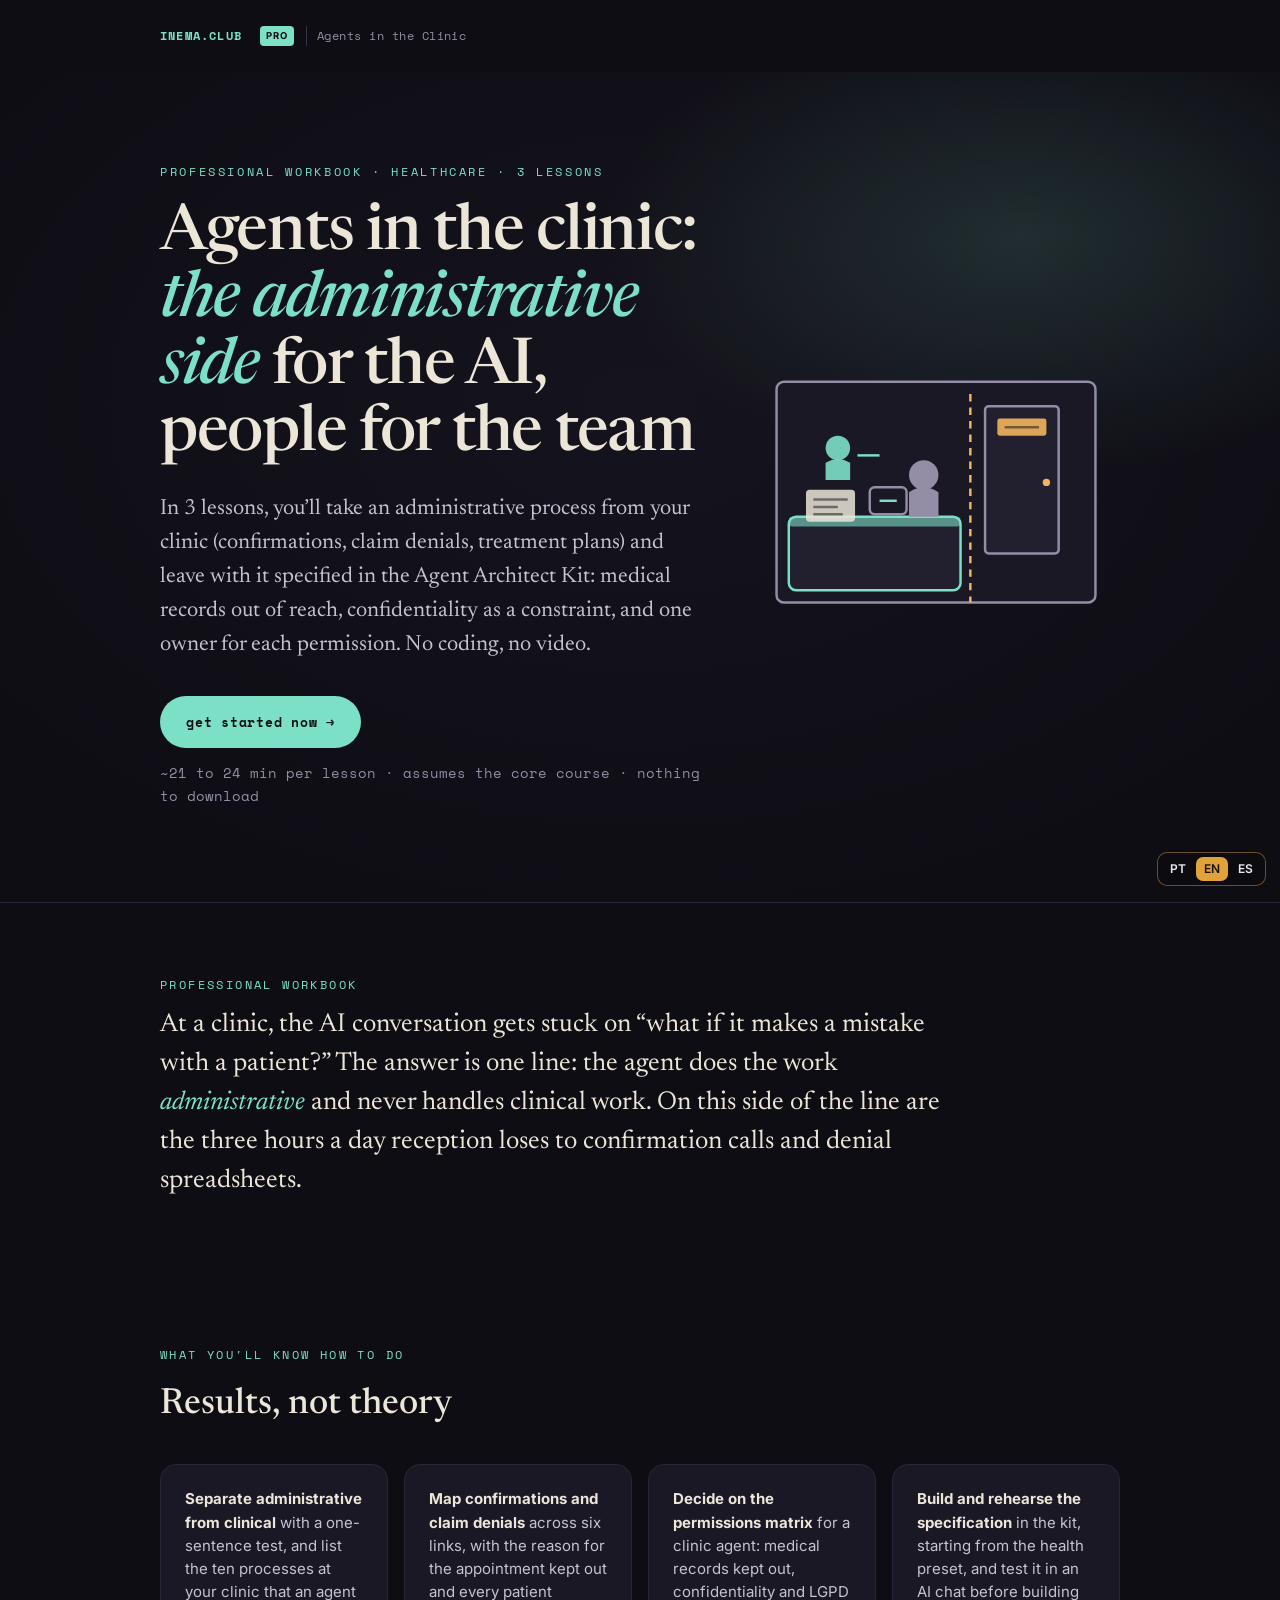
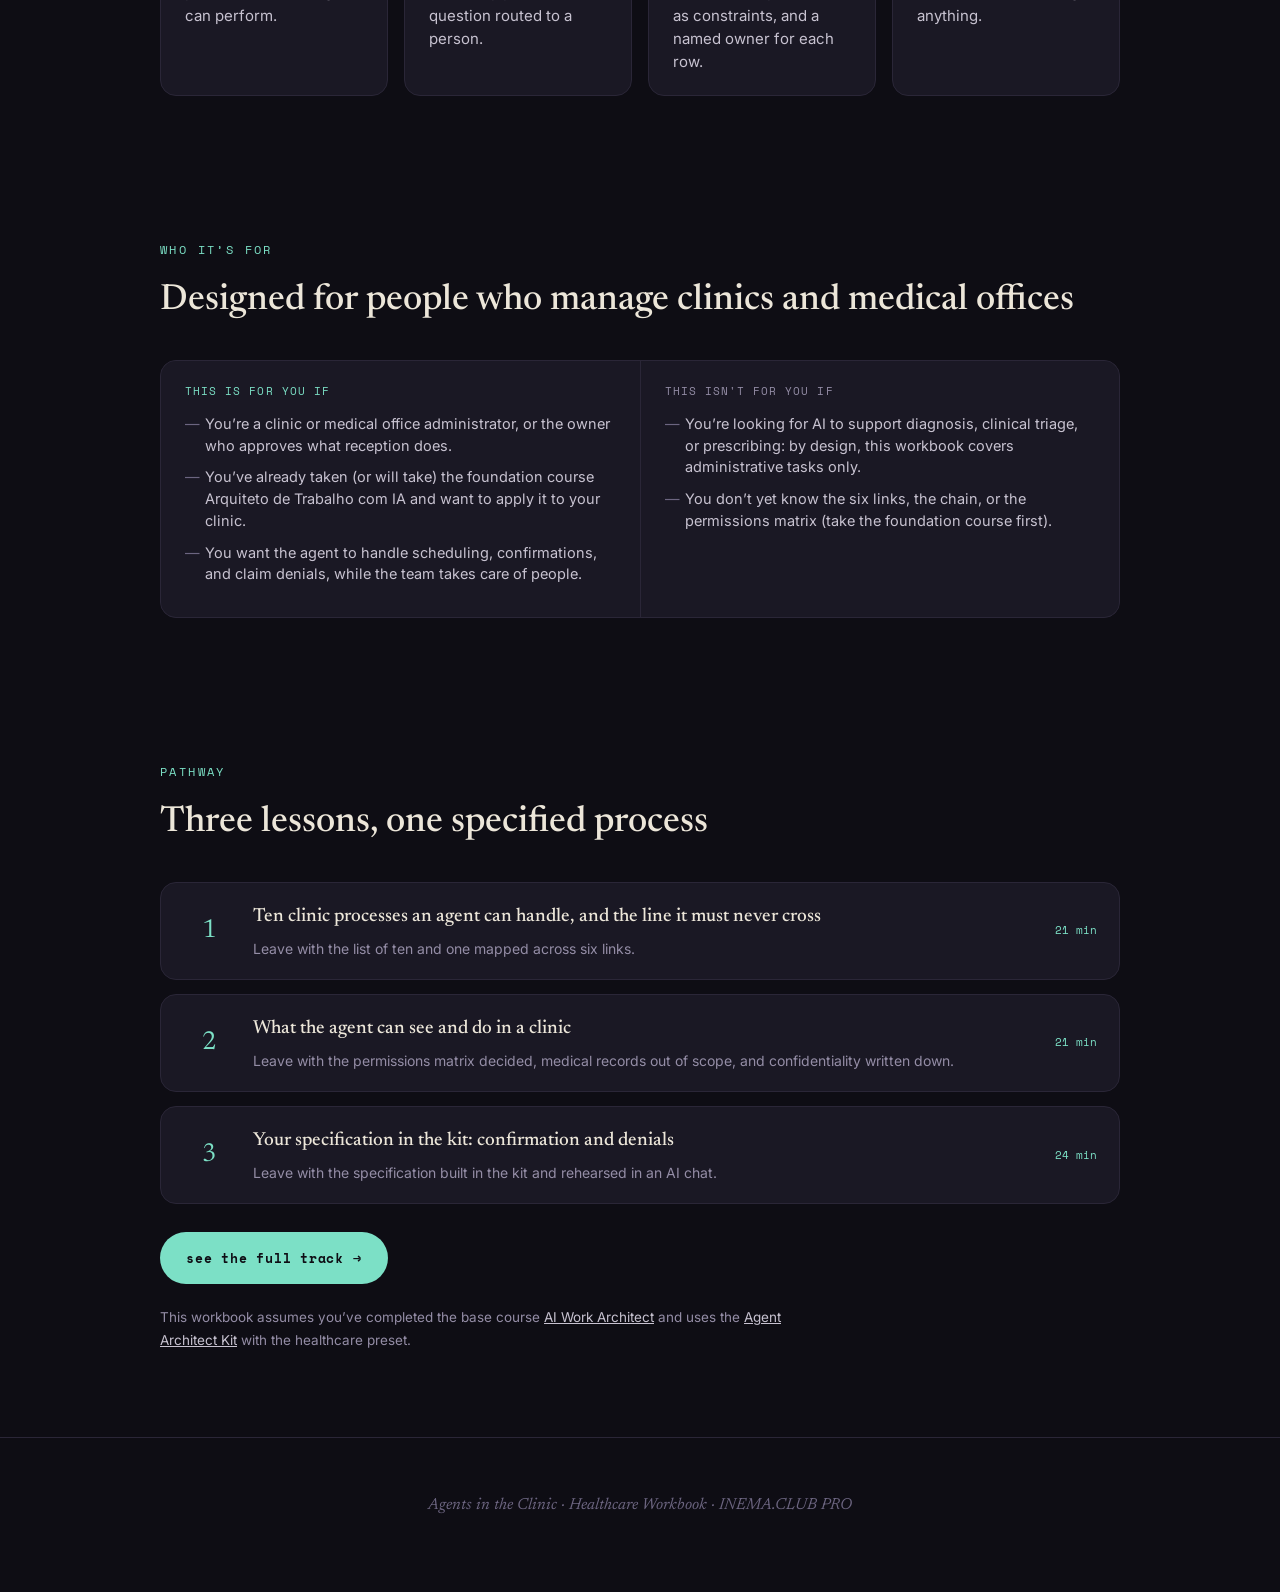
<file: en/landing.html>
<!DOCTYPE html>

<html lang="en">
<head>
<meta charset="utf-8"/>
<meta content="width=device-width, initial-scale=1" name="viewport"/>
<title>Agents in the Clinic · Healthcare Workbook · INEMA.CLUB PRO</title>
<meta content="Healthcare workbook for the AI Work Architect course: a clinic administrative process specified with AI agents, medical records out of reach, and governance in writing." name="description"/>
<link href="https://fonts.googleapis.com" rel="preconnect"/>
<link crossorigin="" href="https://fonts.gstatic.com" rel="preconnect"/>
<link href="https://fonts.googleapis.com/css2?family=Newsreader:ital,opsz,wght@0,6..72,400;0,6..72,500;0,6..72,600;1,6..72,400;1,6..72,500&amp;family=Inter:wght@400;500;600;700&amp;family=Space+Mono:wght@400;700&amp;display=swap" rel="stylesheet"/>
<style>
  :root{
    --bg:#0E0D14;--bg2:#15131d;--panel:#1a1824;--ink:#ECE6D9;--ink-soft:#C7C2D0;--muted:#948DA6;--faint:#6C6580;
    --line:#2A2637;--line2:#37324a;--accent:#7CE0C6;--accent-ink:#0E0D14;--warm:#F2B45C;
    --serif:"Newsreader",Georgia,serif;--sans:"Inter",system-ui,sans-serif;--mono:"Space Mono",ui-monospace,monospace;
  }
  *{box-sizing:border-box}
  body{margin:0;background:var(--bg);color:var(--ink);font-family:var(--sans);line-height:1.7;-webkit-font-smoothing:antialiased}
  a{color:inherit}
  .wrap{max-width:1080px;margin:0 auto;padding:0 clamp(24px,5vw,60px)}
  header.top{padding:26px 0}
  header.top .wrap{display:flex;align-items:center;gap:10px}
  header.top .mark{font-family:var(--mono);font-size:12px;letter-spacing:.1em;color:var(--accent);text-decoration:none;font-weight:700}
  header.top .pro{background:var(--accent);color:var(--accent-ink);border-radius:4px;padding:2px 6px;font-size:9.5px;font-weight:700;letter-spacing:.1em;text-decoration:none;margin-left:8px}
  header.top .course{color:var(--muted);font-size:12px;letter-spacing:.04em;border-left:1px solid var(--line2);padding-left:10px;margin-left:2px;font-family:var(--mono)}
  .hero{position:relative;padding:10vh 0 9vh;border-bottom:1px solid var(--line);overflow:hidden}
  .hero::before{content:"";position:absolute;inset:0;z-index:0;background:radial-gradient(55% 48% at 80% 20%,rgba(124,224,198,.14),transparent 60%),radial-gradient(90% 90% at 50% 40%,var(--bg2),var(--bg) 72%)}
  .hero .wrap{position:relative;z-index:1;display:grid;grid-template-columns:1.2fr .8fr;gap:40px;align-items:center}
  .kicker{font-family:var(--mono);font-size:12px;letter-spacing:.22em;text-transform:uppercase;color:var(--accent);margin:0 0 18px}
  h1{font-family:var(--serif);font-weight:500;font-size:clamp(36px,6vw,64px);line-height:1.05;letter-spacing:-.02em;margin:0 0 22px;max-width:18ch}
  h1 em{font-style:italic;color:var(--accent)}
  .lead{font-family:var(--serif);font-size:clamp(18px,2vw,22px);line-height:1.55;color:var(--ink-soft);max-width:46ch;margin:0 0 34px}
  .cta{display:inline-block;font-family:var(--mono);font-size:13px;letter-spacing:.06em;background:var(--accent);color:var(--accent-ink);text-decoration:none;border-radius:99px;padding:15px 26px;font-weight:700}
  .cta:hover{opacity:.92}
  .sub{color:var(--muted);font-size:13.5px;margin-top:14px;font-family:var(--mono)}
  .herofig svg{width:100%;height:auto;display:block}

  section{padding:8vh 0}
  .eyebrow{font-family:var(--mono);font-size:12px;letter-spacing:.2em;text-transform:uppercase;color:var(--accent);margin:0 0 10px}
  h2{font-family:var(--serif);font-weight:500;font-size:clamp(26px,3.6vw,36px);margin:0 0 28px}

  .resultados{display:grid;grid-template-columns:repeat(auto-fit,minmax(220px,1fr));gap:16px}
  .resultado{border:1px solid var(--line);border-radius:16px;background:var(--panel);padding:22px 24px}
  .resultado p{margin:0;font-size:15px;color:var(--ink-soft);line-height:1.55}
  .resultado p b{color:var(--ink)}

  .tese{font-family:var(--serif);font-size:clamp(20px,2.4vw,26px);line-height:1.5;color:var(--ink);max-width:52ch;margin:0}
  .tese em{color:var(--accent);font-style:italic}
  .numeros{display:grid;grid-template-columns:repeat(auto-fit,minmax(200px,1fr));gap:16px;margin-top:34px}
  .num{border:1px solid var(--line);border-radius:16px;background:var(--panel);padding:22px 24px}
  .num .big{font-family:var(--serif);font-size:44px;line-height:1;color:var(--accent);margin:0 0 8px}
  .num p{margin:0;color:var(--muted);font-size:13.5px;line-height:1.5}
  .num p b{color:var(--ink-soft);font-weight:600}

  .aulas{display:grid;gap:14px}
  .au{display:grid;grid-template-columns:52px 1fr auto;gap:18px;align-items:center;text-decoration:none;color:inherit;background:var(--panel);border:1px solid var(--line);border-radius:16px;padding:18px 22px}
  .au .num{font-family:var(--serif);font-size:26px;color:var(--accent);text-align:center;border:0;background:none;padding:0}
  .au h3{font-family:var(--serif);font-weight:500;font-size:19px;margin:0 0 4px}
  .au p{margin:0;color:var(--muted);font-size:14px}
  .au .meta{font-family:var(--mono);font-size:11px;color:var(--accent);white-space:nowrap;text-align:right}
  .au:hover{border-color:var(--accent)}

  .publico{display:grid;grid-template-columns:1fr 1fr;gap:1px;background:var(--line);border:1px solid var(--line);border-radius:16px;overflow:hidden}
  .publico .col{background:var(--panel);padding:22px 24px}
  .publico .lbl{font-family:var(--mono);font-size:10.5px;letter-spacing:.1em;text-transform:uppercase;margin:0 0 12px}
  .publico .col.sim .lbl{color:var(--accent)}
  .publico .col.nao .lbl{color:var(--muted)}
  .publico ul{margin:0;padding:0;list-style:none}
  .publico li{position:relative;padding-left:20px;margin:0 0 10px;color:var(--ink-soft);font-size:14.5px;line-height:1.5}
  .publico li::before{content:"—";position:absolute;left:0;color:var(--faint)}

  .fontes{color:var(--muted);font-size:13.5px;line-height:1.7;max-width:72ch}
  .fontes a{color:var(--ink-soft)}

  footer{border-top:1px solid var(--line);padding:6vh 0 8vh;color:var(--faint);text-align:center;font-family:var(--serif);font-style:italic}

  @media(max-width:820px){ .hero .wrap{grid-template-columns:1fr} .herofig{max-width:320px} }
  @media(max-width:720px){ .publico{grid-template-columns:1fr} .au{grid-template-columns:44px 1fr} .au .meta{grid-column:2;text-align:left} }
  @media(prefers-reduced-motion:reduce){*{animation:none!important}}
</style>
<link href="https://inematds.github.io/arquiteto-agentes-saude/landing.html" hreflang="pt-BR" rel="alternate"/><link href="https://inematds.github.io/arquiteto-agentes-saude/en/landing.html" hreflang="en" rel="alternate"/><link href="https://inematds.github.io/arquiteto-agentes-saude/es/landing.html" hreflang="es" rel="alternate"/></head>
<body><div class="inema-lang" style="position:fixed;right:14px;bottom:14px;z-index:9999;display:flex;gap:2px;padding:4px;border-radius:10px;background:rgba(12,12,16,.82);border:1px solid rgba(226,162,59,.45);font:600 12px/1 Sora,Inter,system-ui,sans-serif;backdrop-filter:blur(8px)" translate="no"><a href="../landing.html" hreflang="pt-BR" style="padding:6px 8px;border-radius:7px;text-decoration:none;color:#e9e9ee">PT</a><a href="./landing.html" hreflang="en" style="padding:6px 8px;border-radius:7px;text-decoration:none;color:#1a1206;background:#E2A23B">EN</a><a href="../es/landing.html" hreflang="es" style="padding:6px 8px;border-radius:7px;text-decoration:none;color:#e9e9ee">ES</a></div>
<header class="top"><div class="wrap">
<a class="mark" href="https://inema.club" rel="noopener" target="_blank">INEMA.CLUB</a>
<a class="pro" href="https://inema.pro" rel="noopener" target="_blank">PRO</a>
<span class="course">Agents in the Clinic</span>
</div></header>
<section class="hero"><div class="wrap">
<div>
<p class="kicker">Professional Workbook · Healthcare · 3 lessons</p>
<h1>Agents in the clinic: <em>the administrative side</em> for the AI, people for the team</h1>
<p class="lead">In 3 lessons, you’ll take an administrative process from your clinic (confirmations, claim denials, treatment plans) and leave with it specified in the Agent Architect Kit: medical records out of reach, confidentiality as a constraint, and one owner for each permission. No coding, no video.</p>
<a class="cta" href="curso.html#trilha">get started now →</a>
<p class="sub">~21 to 24 min per lesson · assumes the core course · nothing to download</p>
</div>
<div class="herofig"><svg aria-hidden="true" fill="none" viewbox="0 0 300 240">
<rect fill="#1a1824" height="180" rx="6" stroke="#948DA6" stroke-width="2" width="260" x="20" y="30"></rect>
<rect fill="#221f2e" height="120" rx="3" stroke="#948DA6" stroke-width="2" width="60" x="190" y="50"></rect>
<circle cx="240" cy="112" fill="#F2B45C" r="3"></circle>
<rect fill="#F2B45C" height="14" opacity=".9" rx="2" width="40" x="200" y="60"></rect>
<path d="M206 67 h28" opacity=".5" stroke="#0E0D14" stroke-width="2"></path>
<rect fill="#221f2e" height="60" rx="6" stroke="#7CE0C6" stroke-width="2" width="140" x="30" y="140"></rect>
<rect fill="#7CE0C6" height="8" opacity=".6" rx="3" width="140" x="30" y="140"></rect>
<rect fill="#ECE6D9" height="26" opacity=".85" rx="3" width="40" x="44" y="118"></rect>
<path d="M50 126 h28 M50 132 h20 M50 138 h24" opacity=".5" stroke="#0E0D14" stroke-width="2"></path>
<rect fill="#1a1824" height="22" rx="4" stroke="#948DA6" stroke-width="2" width="30" x="96" y="116"></rect>
<path d="M104 127 h14" stroke="#7CE0C6" stroke-width="2"></path>
<circle cx="140" cy="106" fill="#948DA6" r="12"></circle><path d="M128 120 q12 -8 24 0 v20 h-24z" fill="#948DA6"></path>
<path d="M178 40 v170" stroke="#F2B45C" stroke-dasharray="6 5" stroke-width="2"></path>
<circle cx="70" cy="84" fill="#7CE0C6" opacity=".9" r="10"></circle><path d="M60 96 q10 -6 20 0 v14 h-20z" fill="#7CE0C6" opacity=".9"></path>
<path d="M86 90 h18" stroke="#7CE0C6" stroke-width="2"></path>
</svg></div>
</div></section>
<section><div class="wrap">
<p class="eyebrow">Professional Workbook</p>
<p class="tese">At a clinic, the AI conversation gets stuck on “what if it makes a mistake with a patient?” The answer is one line: the agent does the work <em>administrative</em> and never handles clinical work. On this side of the line are the three hours a day reception loses to confirmation calls and denial spreadsheets.</p>
</div></section>
<section><div class="wrap">
<p class="eyebrow">What you'll know how to do</p>
<h2>Results, not theory</h2>
<div class="resultados">
<div class="resultado"><p><b>Separate administrative from clinical</b> with a one-sentence test, and list the ten processes at your clinic that an agent can perform.</p></div>
<div class="resultado"><p><b>Map confirmations and claim denials</b> across six links, with the reason for the appointment kept out and every patient question routed to a person.</p></div>
<div class="resultado"><p><b>Decide on the permissions matrix</b> for a clinic agent: medical records kept out, confidentiality and LGPD as constraints, and a named owner for each row.</p></div>
<div class="resultado"><p><b>Build and rehearse the specification</b> in the kit, starting from the health preset, and test it in an AI chat before building anything.</p></div>
</div>
</div></section>
<section><div class="wrap">
<p class="eyebrow">Who it’s for</p>
<h2>Designed for people who manage clinics and medical offices</h2>
<div class="publico">
<div class="col sim">
<p class="lbl">this is for you if</p>
<ul>
<li>You’re a clinic or medical office administrator, or the owner who approves what reception does.</li>
<li>You’ve already taken (or will take) the foundation course Arquiteto de Trabalho com IA and want to apply it to your clinic.</li>
<li>You want the agent to handle scheduling, confirmations, and claim denials, while the team takes care of people.</li>
</ul>
</div>
<div class="col nao">
<p class="lbl">this isn't for you if</p>
<ul>
<li>You’re looking for AI to support diagnosis, clinical triage, or prescribing: by design, this workbook covers administrative tasks only.</li>
<li>You don’t yet know the six links, the chain, or the permissions matrix (take the foundation course first).</li>
</ul>
</div>
</div>
</div></section>
<section><div class="wrap">
<p class="eyebrow">Pathway</p>
<h2>Three lessons, one specified process</h2>
<div class="aulas">
<a class="au" href="curso.html#aula-1"><div class="num">1</div><div><h3>Ten clinic processes an agent can handle, and the line it must never cross</h3><p>Leave with the list of ten and one mapped across six links.</p></div><div class="meta">21 min</div></a>
<a class="au" href="curso.html#aula-2"><div class="num">2</div><div><h3>What the agent can see and do in a clinic</h3><p>Leave with the permissions matrix decided, medical records out of scope, and confidentiality written down.</p></div><div class="meta">21 min</div></a>
<a class="au" href="curso.html#aula-3"><div class="num">3</div><div><h3>Your specification in the kit: confirmation and denials</h3><p>Leave with the specification built in the kit and rehearsed in an AI chat.</p></div><div class="meta">24 min</div></a>
</div>
<p style="margin-top:28px"><a class="cta" href="curso.html#trilha">see the full track →</a></p>
<p class="fontes" style="margin-top:22px">This workbook assumes you’ve completed the base course <a href="https://inematds.github.io/pffia/" rel="noopener" target="_blank">AI Work Architect</a> and uses the <a href="https://inematds.github.io/kit-arquiteto-agentes/" rel="noopener" target="_blank">Agent Architect Kit</a> with the healthcare preset.</p>
</div></section>
<footer><div class="wrap">Agents in the Clinic · Healthcare Workbook · INEMA.CLUB PRO</div></footer>
</body>
</html>
</file>
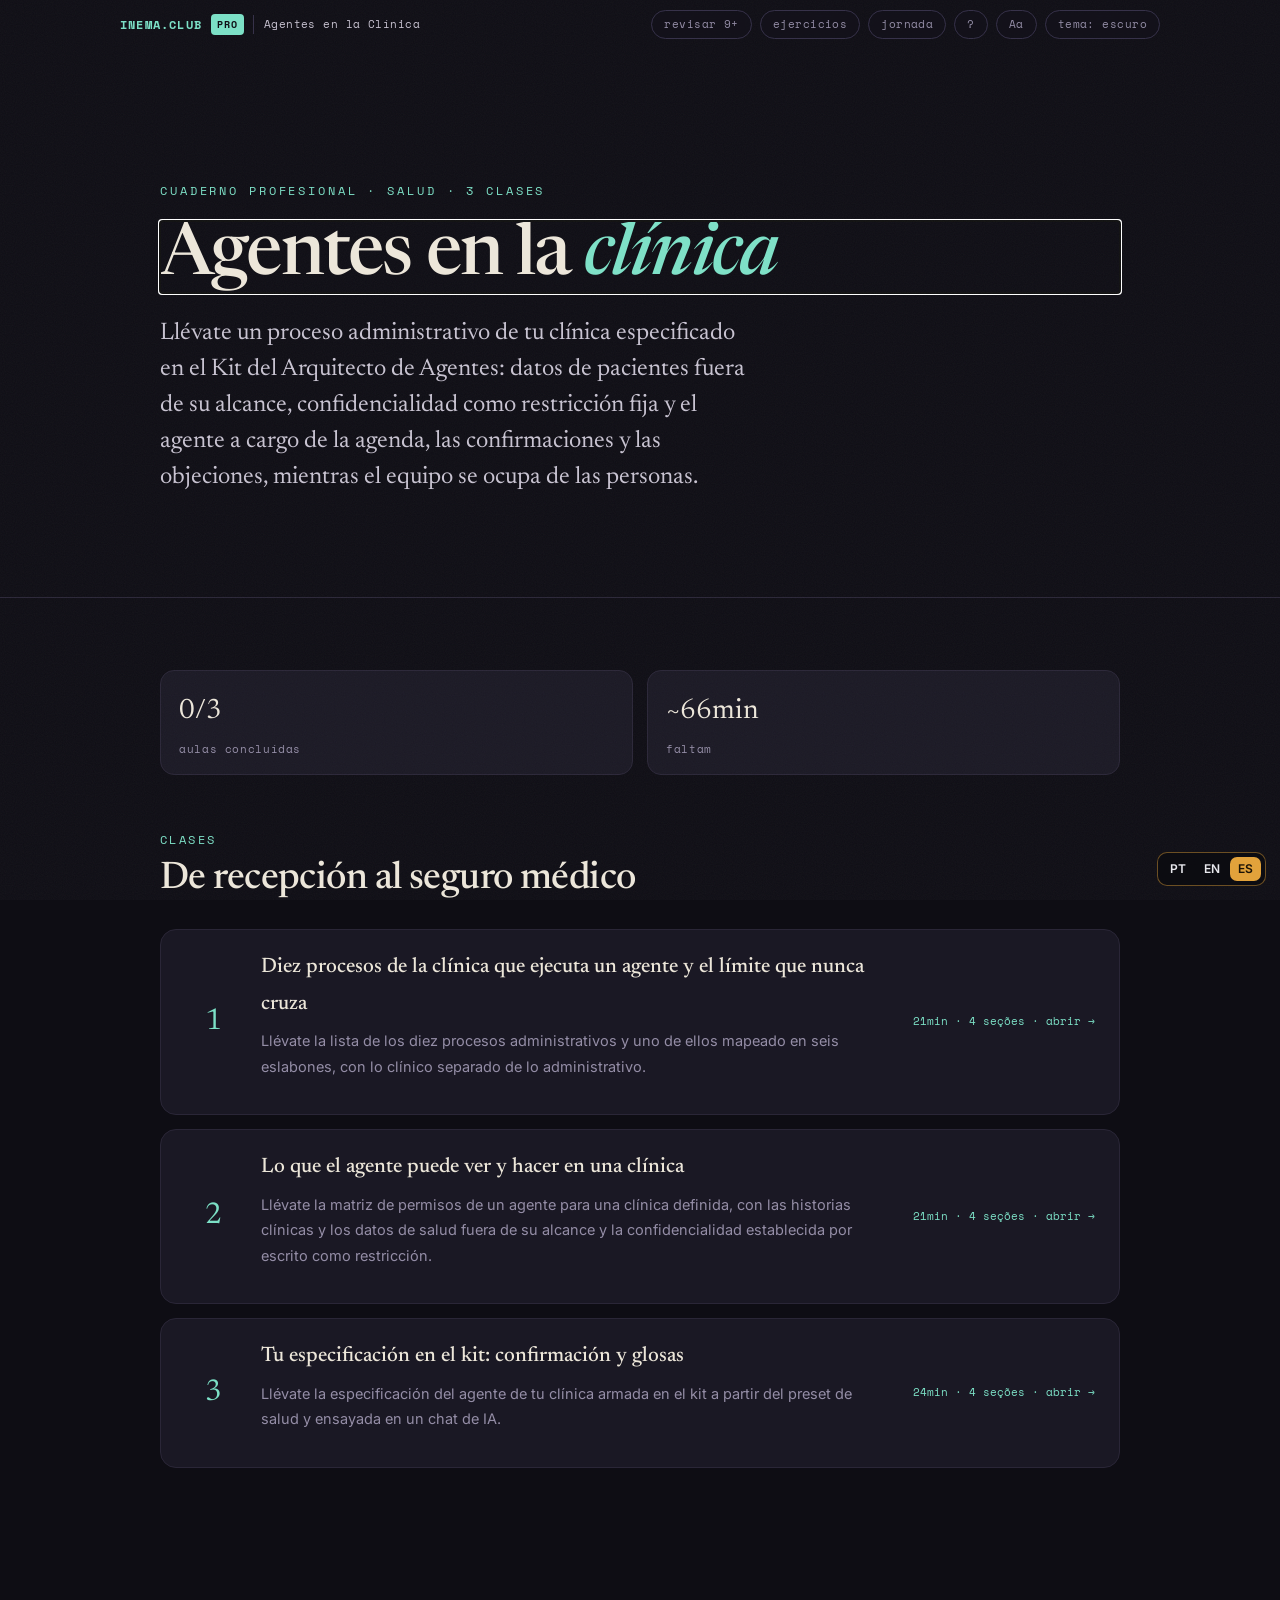
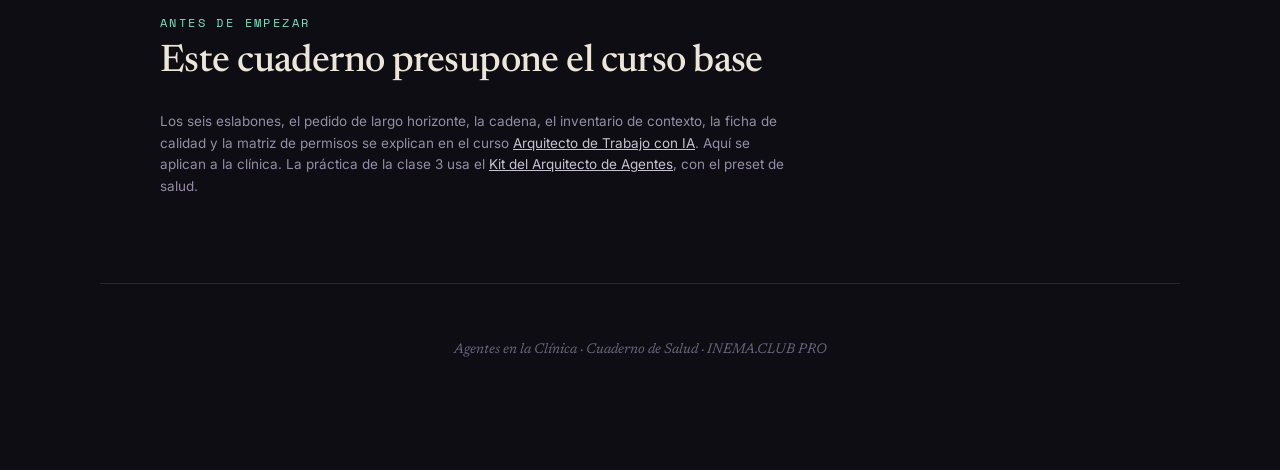
<file: es/curso.html>
<!DOCTYPE html>

<html data-theme="dark" lang="es">
<head>
<meta charset="utf-8"/>
<meta content="width=device-width, initial-scale=1" name="viewport"/>
<meta content="arquiteto-agentes-saude-v5" name="curso"/>
<title>Agentes en la Clínica · Cuaderno de Salud · INEMA.CLUB PRO</title>
<link href="https://fonts.googleapis.com" rel="preconnect"/>
<link crossorigin="" href="https://fonts.gstatic.com" rel="preconnect"/>
<link href="https://fonts.googleapis.com/css2?family=Newsreader:ital,opsz,wght@0,6..72,400;0,6..72,500;0,6..72,600;1,6..72,400;1,6..72,500&amp;family=Inter:wght@400;500;600;700&amp;family=Space+Mono:wght@400;700&amp;display=swap" rel="stylesheet"/>
<link href="../assets/aula.css" rel="stylesheet"/>
<script>(function(){try{var m=document.querySelector('meta[name=curso]');var CK=(m&&m.content)||'v5:curso';var s=JSON.parse(localStorage.getItem(CK));if(s&&s.prefs&&s.prefs.theme)document.documentElement.setAttribute('data-theme',s.prefs.theme);}catch(e){}})();</script>
<!--
  PROTOCOLO DE DESCOBERTA (formato-curso-v5, Passo 0 — INFERIDO a partir do curso-base pffia e do pedido "cadernos por profissão", 2026-09-07; sujeito a correção do usuário):
  - Público específico: quem administra clínicas e consultórios (dono, gestora administrativa, coordenação de recepção) e já fez ou vai fazer o curso-base Arquiteto de Trabalho com IA.
  - Profissões-alvo (≥2): gestora administrativa de clínica médica · gestora de consultório odontológico (secundária: médico dono da clínica, no papel de quem aprova).
  - Familiaridade com tecnologia: usa o sistema da clínica (agenda, faturamento TISS), aplicativo de mensagens e chat de IA para textos; nunca programou.
  - Resultado prático esperado: sair com um processo ADMINISTRATIVO da clínica (nunca clínico) mapeado e especificado no Kit do Arquiteto de Agentes, com dados de paciente fora do alcance e governança escrita.
  - Tempo por sessão: 15–25 min por aula. Caderno complementar: 3 aulas, pressupõe o curso-base.
  Escopo explícito: o agente executa trabalho administrativo (agenda, confirmação, glosas, documentação, cobrança). Nenhum exemplo envolve decisão clínica, diagnóstico ou prescrição.

  AUDITORIA ANTI-CLONE (contra pffia e os cadernos contábil/advocacia):
  - Personagens e situações novos: Renata (gestora de clínica médica, confirmação e glosas), Patrícia (consultório odontológico, planos de tratamento e lista de espera). pffia não usa saúde.
  - Sequência de quadros: aula 1 qba@2 · qanchor@4; aula 2 qerr@2 · qsteps@4; aula 3 qapply@1 · qsteps@3. Modos: tarefa · analise · prompt. Contábil usa qba@1/qanchor@3 e tarefa·tarefa·prompt; advocacia usa qba@1/qanchor@4 com aula 2 FUNDAMENTO.
-->
<style>
  .view{display:none}.view.active{display:block}
  .lnav{max-width:1160px;margin:0 auto 5vh;padding:0 clamp(24px,5vw,60px);display:flex;justify-content:space-between;gap:12px}
  .lnav a{font-family:var(--mono);font-size:12px;color:var(--muted);text-decoration:none;border:1px solid var(--line2);border-radius:12px;padding:12px 16px}
  .lnav a:hover{border-color:var(--accent);color:var(--ink)}
  #v-trilha .wrap{max-width:1080px;margin:0 auto;padding:0 clamp(24px,5vw,60px)}
  #v-trilha .t-hero{position:relative;overflow:hidden;padding:20vh 0 8vh;border-bottom:1px solid var(--line)}
  #v-trilha h1{font-family:var(--serif);font-weight:500;font-size:clamp(40px,6.4vw,72px);line-height:1;letter-spacing:-.025em;margin:0 0 22px}
  #v-trilha h1 em{font-style:italic;color:var(--accent)}
  #v-trilha .lead{font-family:var(--serif);font-size:clamp(19px,2.1vw,24px);line-height:1.5;color:var(--ink-soft);max-width:46ch;margin:0 0 30px}
  #v-trilha section{padding:8vh 0}
  #v-trilha .eyebrow{font-family:var(--mono);font-size:12px;letter-spacing:.2em;text-transform:uppercase;color:var(--accent);margin:0 0 8px}
  #v-trilha h2{display:block;font-family:var(--serif);font-weight:500;font-size:clamp(26px,3.6vw,38px);margin:0 0 28px}
  #v-trilha .aulas{display:grid;gap:14px}
  #v-trilha .au{display:grid;grid-template-columns:56px 1fr auto;gap:20px;align-items:center;text-decoration:none;color:inherit;background:var(--panel);border:1px solid var(--line);border-radius:16px;padding:20px 24px}
  #v-trilha .au .num{font-family:var(--serif);font-size:30px;color:var(--accent);text-align:center}
  #v-trilha .au h3{font-family:var(--serif);font-weight:500;font-size:21px;margin:0 0 5px}
  #v-trilha .au p{margin:0;color:var(--muted);font-size:14.5px}
  #v-trilha .au .meta{font-family:var(--mono);font-size:11px;color:var(--accent);white-space:nowrap;text-align:right}
  #v-trilha .au .prog{position:static;margin-top:10px;height:5px;border-radius:99px;background:var(--line);overflow:hidden;max-width:220px;width:auto}
  #v-trilha .au .prog i{display:block;height:100%;width:100%;background:var(--accent);transform:scaleX(0);transform-origin:left;transition:transform .5s}
  #v-trilha footer{max-width:1080px;margin:0 auto;padding:6vh clamp(24px,5vw,60px) 12vh;color:var(--faint);text-align:center;font-family:var(--serif);font-style:italic;border-top:1px solid var(--line)}
  #v-trilha .fontes{color:var(--muted);font-size:13.5px;line-height:1.6;max-width:70ch}
  #v-trilha .fontes a{color:var(--ink-soft)}
  @media(max-width:720px){#v-trilha .au{grid-template-columns:44px 1fr}#v-trilha .au .meta{grid-column:2;text-align:left}}
</style>
<link href="https://inematds.github.io/arquiteto-agentes-saude/curso.html" hreflang="pt-BR" rel="alternate"/><link href="https://inematds.github.io/arquiteto-agentes-saude/en/curso.html" hreflang="en" rel="alternate"/><link href="https://inematds.github.io/arquiteto-agentes-saude/es/curso.html" hreflang="es" rel="alternate"/></head>
<body><div class="inema-lang" style="position:fixed;right:14px;bottom:14px;z-index:9999;display:flex;gap:2px;padding:4px;border-radius:10px;background:rgba(12,12,16,.82);border:1px solid rgba(226,162,59,.45);font:600 12px/1 Sora,Inter,system-ui,sans-serif;backdrop-filter:blur(8px)" translate="no"><a href="../curso.html" hreflang="pt-BR" style="padding:6px 8px;border-radius:7px;text-decoration:none;color:#e9e9ee">PT</a><a href="../en/curso.html" hreflang="en" style="padding:6px 8px;border-radius:7px;text-decoration:none;color:#e9e9ee">EN</a><a href="./curso.html" hreflang="es" style="padding:6px 8px;border-radius:7px;text-decoration:none;color:#1a1206;background:#E2A23B">ES</a></div>
<div class="bar"><div class="bar-inner">
<span class="brand"><a class="mark" href="https://inema.club" rel="noopener" target="_blank">INEMA.CLUB</a><a class="pro" href="https://inema.pro" rel="noopener" target="_blank">PRO</a><a class="course" href="landing.html">Agentes en la Clínica</a></span>
<a class="back" href="#trilha" style="display:none">← ruta</a>
<button class="pill" id="pill" style="display:none">0 leído</button>
<button id="revbtn">revisar <span id="revn">0</span></button>
<button id="exbtn">ejercicios</button>
<button id="jorbtn">jornada</button>
<button aria-label="Cómo funciona" id="helpbtn">?</button>
<button aria-label="Preferencias de lectura" id="prefsbtn">Aa</button>
<button id="themebtn">tema: oscuro</button>
</div></div>
<section class="view" id="v-trilha">
<header class="t-hero"><div class="wrap">
<p class="kicker">Cuaderno profesional · Salud · 3 clases</p>
<h1>Agentes en la <em>clínica</em></h1>
<p class="lead">Llévate un proceso administrativo de tu clínica especificado en el Kit del Arquitecto de Agentes: datos de pacientes fuera de su alcance, confidencialidad como restricción fija y el agente a cargo de la agenda, las confirmaciones y las objeciones, mientras el equipo se ocupa de las personas.</p>
</div></header>
<section><div class="wrap">
<div class="statcards"></div>
<p class="eyebrow">Clases</p>
<h2>De recepción al seguro médico</h2>
<div class="aulas">
<a class="au on" data-aula="1" href="#aula-1">
<div class="num">1</div>
<div><h3>Diez procesos de la clínica que ejecuta un agente y el límite que nunca cruza</h3><p>Llévate la lista de los diez procesos administrativos y uno de ellos mapeado en seis eslabones, con lo clínico separado de lo administrativo.</p><div class="prog"><i></i></div></div>
<div class="meta">21 min · abrir →</div>
</a>
<a class="au on" data-aula="2" href="#aula-2">
<div class="num">2</div>
<div><h3>Lo que el agente puede ver y hacer en una clínica</h3><p>Llévate la matriz de permisos de un agente para una clínica definida, con las historias clínicas y los datos de salud fuera de su alcance y la confidencialidad establecida por escrito como restricción.</p><div class="prog"><i></i></div></div>
<div class="meta">21 min · abrir →</div>
</a>
<a class="au on" data-aula="3" href="#aula-3">
<div class="num">3</div>
<div><h3>Tu especificación en el kit: confirmación y glosas</h3><p>Llévate la especificación del agente de tu clínica armada en el kit a partir del preset de salud y ensayada en un chat de IA.</p><div class="prog"><i></i></div></div>
<div class="meta">24 min · abrir →</div>
</a>
</div>
</div></section>
<section><div class="wrap">
<p class="eyebrow">Antes de empezar</p>
<h2>Este cuaderno presupone el curso base</h2>
<p class="fontes">Los seis eslabones, el pedido de largo horizonte, la cadena, el inventario de contexto, la ficha de calidad y la matriz de permisos se explican en el curso <a href="https://inematds.github.io/pffia/" rel="noopener" target="_blank">Arquitecto de Trabajo con IA</a>. Aquí se aplican a la clínica. La práctica de la clase 3 usa el <a href="https://inematds.github.io/kit-arquiteto-agentes/" rel="noopener" target="_blank">Kit del Arquitecto de Agentes</a>, con el preset de salud.</p>
</div></section>
<footer><div class="wrap">Agentes en la Clínica · Cuaderno de Salud · INEMA.CLUB PRO</div></footer>
</section>
<!-- ===== AULA 1 · FUNDAMENTO ===== -->
<section class="view" data-aula="1" data-tempo="21min" id="v-aula-1">
<header class="hero"><div class="hero-inner">
<div>
<p class="kicker">Cuaderno de Salud · Clase 1</p>
<h1>Diez procesos de la clínica,<br/><em>y la línea que el agente nunca cruza</em></h1>
<p class="promise">Al terminar esta clase podrás enumerar los diez procesos administrativos de tu clínica que un agente puede ejecutar, distinguir en cada uno lo administrativo de lo clínico y mapear uno de ellos en seis eslabones.</p>
<p class="why">En una clínica, la conversación sobre IA siempre se traba en el mismo lugar: «¿y si se equivoca con un paciente?». La preocupación es legítima y tiene una solución sencilla: el agente no se acerca a ninguna decisión clínica. Se ocupa de lo que hoy consume el tiempo de recepción y de la administradora: llamadas de confirmación, planillas de glosas, cobros particulares y documentos administrativos. Ahí es donde una clínica de seis consultorios pierde tres horas por día, y ahí es donde empieza el rediseño.</p>
<p class="cue"><span class="arw">↓</span> rol para estudiar</p>
</div>
<!-- herofig · METÁFORA-DO-MUNDO-REAL: o balcão de recepção de uma clínica, com a porta do consultório fechada ao fundo — a linha entre o administrativo e o clínico -->
<div class="herofig"><svg aria-hidden="true" fill="none" viewbox="0 0 300 240">
<rect fill="#1a1824" height="180" rx="6" stroke="#948DA6" stroke-width="2" width="260" x="20" y="30"></rect>
<rect fill="#221f2e" height="120" rx="3" stroke="#948DA6" stroke-width="2" width="60" x="190" y="50"></rect>
<circle cx="240" cy="112" fill="#F2B45C" r="3"></circle>
<rect fill="#F2B45C" height="14" opacity=".9" rx="2" width="40" x="200" y="60"></rect>
<path d="M206 67 h28" opacity=".5" stroke="#0E0D14" stroke-width="2"></path>
<rect fill="#221f2e" height="60" rx="6" stroke="#7CE0C6" stroke-width="2" width="140" x="30" y="140"></rect>
<rect fill="#7CE0C6" height="8" opacity=".6" rx="3" width="140" x="30" y="140"></rect>
<rect fill="#ECE6D9" height="26" opacity=".85" rx="3" width="40" x="44" y="118"></rect>
<path d="M50 126 h28 M50 132 h20 M50 138 h24" opacity=".5" stroke="#0E0D14" stroke-width="2"></path>
<rect fill="#1a1824" height="22" rx="4" stroke="#948DA6" stroke-width="2" width="30" x="96" y="116"></rect>
<path d="M104 127 h14" stroke="#7CE0C6" stroke-width="2"></path>
<circle cx="140" cy="106" fill="#948DA6" r="12"></circle><path d="M128 120 q12 -8 24 0 v20 h-24z" fill="#948DA6"></path>
<path d="M178 40 v170" stroke="#F2B45C" stroke-dasharray="6 5" stroke-width="2"></path>
<circle cx="70" cy="84" fill="#7CE0C6" opacity=".9" r="10"></circle><path d="M60 96 q10 -6 20 0 v14 h-20z" fill="#7CE0C6" opacity=".9"></path>
<path d="M86 90 h18" stroke="#7CE0C6" stroke-width="2"></path>
</svg></div>
</div></header>
<div class="layout">
<div class="col">
<section class="step" data-fig="1" data-kind="fundamento">
<h2><span class="n">01</span> Lo administrativo y lo clínico son dos mundos, y el agente vive en uno solo</h2>
<p>La regla que organiza todo este cuaderno cabe en una frase: el agente ejecuta trabajo <b>administrativo</b> y nunca interviene en el trabajo <b>clínico</b>. Lo administrativo es todo lo que ocurriría igual si la clínica fuera una tienda: agendar, confirmar, cobrar, facturar, archivar, responder dónde queda el estacionamiento. Lo clínico es todo lo que depende de formación en salud: diagnóstico, conducta, prescripción, orientación sobre síntomas, lectura de estudios.</p>
<p>La prueba para separarlos es sencilla: ¿una recepcionista bien capacitada podría hacer esto sin consultar a un profesional de la salud? Si sí, es administrativo y puede asignarse a un agente. Si tendría que consultar, es clínico y queda fuera, sin excepciones, ni siquiera "solo un resumen". No es una limitación de la tecnología. Es la misma línea que la clínica ya traza entre la recepción y el consultorio.</p>
<!-- ex-prof --><p>Renata, gerente administrativa de una clínica médica con seis consultorios, hizo una lista de lo que recepción hace en un día: 90 llamadas de confirmación, 40 mensajes de "¿a qué hora es mi consulta?", 12 turnos agregados, la hoja de cálculo de objeciones de la obra social, tres certificados de asistencia. Todo es administrativo. Las dos preguntas que recepción deriva a enfermería por día, "¿puedo tomar el medicamento antes del examen?", son clínicas y siguen a cargo de enfermería.</p>
<div class="quiz" data-answer="b">
<p class="qk">Ponte a prueba</p><p class="q">Un paciente envía un mensaje: "me duele la cabeza, ¿puedo adelantar la consulta?". ¿Qué parte de eso puede gestionar un agente de la clínica?</p>
<button class="opt" data-fb="Não. Responder sobre a dor, mesmo que 'tome água e descanse', é orientação sobre sintoma: clínico. Fica fora do agente sem exceção." data-k="a">responder que el dolor de cabeza no es una urgencia y mantener el horario</button>
<button class="opt" data-fb="Isso. Verificar vaga e oferecer horário é administrativo, uma recepcionista faz sem perguntar. O sintoma é clínico: o agente não comenta, e encaminha para a equipe se a regra da clínica mandar." data-k="b">verificar si hay disponibilidad antes y ofrecer el horario, sin comentar el síntoma</button>
<button class="opt" data-fb="Perto. A mensagem tem uma parte administrativa (adiantar) que o agente pode tratar. Passar tudo para a enfermagem desperdiça a recepção digital." data-k="c">reenviar el mensaje completo al personal de enfermería</button>
<p class="qfb"></p>
</div>
<div class="mobfig" data-mobfig="1"></div>
<button class="readbtn" data-read="s1">marcar como leído</button>
</section>
<section class="step" data-fig="2" data-kind="fundamento">
<h2><span class="n">02</span> Los diez procesos administrativos de casi toda clínica</h2>
<p>El curso base pide diez procesos críticos en lugar de decenas de chatbots. En una clínica o consultorio, suelen ser estos diez: <b>agenda y confirmación</b> de consultas; <b>lista de espera</b> y espacios disponibles; <b>glosas</b> de convenio (las autorizaciones que el convenio devuelve sin pagar); <b>facturación</b> a la aseguradora; <b>cobro</b> de pacientes particulares y planes de tratamiento; <b>documentos administrativos</b> (constancia de asistencia, declaración, recibo); <b>onboarding</b> de paciente nuevo (registro, consentimiento, indicaciones para llegar); <b>inventario</b> de insumos; <b>derivación</b> a los profesionales; y <b>encuesta de satisfacción</b> posconsulta.</p>
<p>Observa que ninguno de los diez requiere formación en salud y que hoy todos consumen el tiempo de personas que también atienden a pacientes en el mostrador. Elige el primero con el criterio del curso base: algo que se repite todos los días, involucra a más de una persona y, cuando falla, cuesta dinero o pacientes. En la mayoría de las clínicas, eso apunta a las confirmaciones o a las objeciones.</p>
<!-- ex-prof --><p>Patrícia, gerente de un consultorio odontológico con tres dentistas, pensó que su problema era otro: planes de tratamiento presentados y nunca aceptados. Es el proceso cinco de la lista: seguimiento de planes. Cuarenta planes por mes, doce aceptados, y nadie tenía tiempo de retomar el contacto con los otros 28. Un agente que hace el seguimiento con un mensaje estándar y agenda una conversación con la dentista es administrativo de principio a fin.</p>
<div class="qbefore-after">
<div class="qba-col qba-before"><p class="qba-lbl">Antes</p><p class="qba-txt">Dos recepcionistas pasan la tarde llamando para confirmar las consultas de los 90 pacientes del día siguiente. Un tercio no contesta. La recepción se queda sin nadie en varios momentos y la tasa de ausencias es del 18%.</p></div>
<div class="qba-col qba-depois"><p class="qba-lbl">Después</p><p class="qba-txt">El agente envía el mensaje estándar a las 17 h, lee las respuestas, registra el estado en la agenda y a las 8 h entrega la lista: confirmados, sin respuesta, cancelados. Recepción llama solo a las 15 personas que no respondieron.</p></div>
<div class="qba-saldo"><b>Saldo:</b> de 90 llamadas a 15, el mostrador siempre ocupado y la tasa de ausencias bajó al 9% en dos meses, porque quien cancela avisa con tiempo y el turno queda disponible para la lista de espera.</div>
</div>
<div class="mobfig" data-mobfig="2"></div>
<button class="readbtn" data-read="s2">marcar como leído</button>
</section>
<section class="step" data-fig="3" data-kind="fundamento">
<h2><span class="n">03</span> Confirmación de consultas en seis eslabones</h2>
<p>Aplicando el mapa del curso base al proceso más habitual. <b>Entrada</b>: a las 17h, la agenda del día siguiente sale del sistema de la clínica. <b>Decisiones de reglas</b>: ¿el paciente no respondió hasta las 20 h? Segundo mensaje. ¿Es menor de edad? Mensaje solo al responsable registrado. <b>Decisión de criterio</b>: ¿liberar para la lista de espera el cupo de quien no confirmó? Queda a cargo de la gerente, porque depende de conocer al paciente. <b>Acción</b>: enviar el texto estándar y registrar el estado.</p>
<p><b>Verificación</b>: el nombre, la fecha, el horario y el profesional coinciden con la agenda, y el mensaje no contiene nada más que el texto estándar. <b>Excepción</b>: el paciente responde con una pregunta («¿puedo reprogramar?», «¿tengo que llevar estudios?»). El agente no responde; deriva el mensaje a recepción. <b>Resultado</b>: a las 8h, la gestora conoce el estado de cada consulta del día. Fíjate en lo que quedó fuera: el motivo de la consulta nunca aparece en el mensaje, y el agente nunca responde preguntas que no sean sobre la agenda.</p>
<!-- ex-prof --><p>En la clínica de Renata, la excepción más frecuente era la pregunta «¿tengo que venir en ayunas?». Es una clínica: depende del examen. La regla escrita quedó así: cualquier mensaje con una pregunta que no sea sobre el horario se envía a recepción, donde deciden si responden o lo pasan a enfermería. El agente nunca llega a leer el contenido; solo identifica que hay una pregunta.</p>
<div class="mobfig" data-mobfig="3"></div>
<button class="readbtn" data-read="s3">marcar como leído</button>
</section>
<section class="step" data-fig="4" data-kind="fundamento">
<h2><span class="n">04</span> Glosas de convenios: el proceso que nadie quiere y que todo agente adora</h2>
<p><span class="gterm" data-def="Guia de atendimento que o convênio devolve sem pagar, total ou parcialmente, alegando erro de código, falta de autorização ou divergência de valor." tabindex="0">Glosa</span> es la solicitud que el convenio devuelve sin pagar. El motivo más común es que el código del procedimiento no coincide con la tabla del convenio, y el recurso es un texto estándar que menciona la solicitud, el código correcto y el valor. Es un trabajo repetitivo, tedioso, con reglas claras y un plazo corto; es decir, el proceso ideal para un agente. <b>Entrada</b>: el informe semanal del convenio. <b>Decisión de regla</b>: ¿objeción por código? Preparar una apelación. ¿Por falta de autorización previa? Derivarla a la gerente.</p>
<p><b>Acción</b>: comparar el formulario con la tabla del convenio y redactar la apelación con el modelo. <b>Verificación</b>: el formulario, el código y el valor coinciden. <b>Excepción</b>: una objeción de más de 2 mil reales o repetida para el mismo paciente, que puede indicar un problema en el registro, se deriva a la gerente. <b>Resultado</b>: las apelaciones listas para que la gerente las revise y firme. El agente nunca las envía al convenio: enviarlas es una acción externa y ella es quien las firma.</p>
<!-- ex-prof --><p>En el consultorio odontológico, Patrícia tiene objeciones por otro motivo: se cobró una radiografía sin adjuntar el informe. También hay una regla: ¿objeción por falta de documentación? Adjuntar el documento del registro administrativo y apelar. Pero el informe contiene datos de salud. La solución fue que el agente indicara qué autorizaciones necesitan un informe y que la asistente lo adjuntara. El agente prepara; la persona maneja el dato sensible.</p>
<div class="qanchor"><p>El agente de la clínica nunca sabe por qué vino el paciente. Sabe cuándo viene, con quién y si confirmó.</p></div>
<div class="mobfig" data-mobfig="4"></div>
<button class="readbtn" data-read="s4">marcar como leído</button>
</section>
<section class="practice" data-mode="tarefa" data-practice="p1">
<p class="pk">Practica ahora <span class="pcount">0/4 completado</span></p>
<h3 class="ph">Elige el proceso de tu clínica y traza el límite</h3>
<p class="pgoal">En unos 12 minutos, enumera los diez procesos administrativos de tu clínica, elige uno y descríbelo en seis eslabones, indicando explícitamente dónde pasa el límite clínico.</p>
<p class="psafe">Es un papel o una hoja de cálculo tuya, sin ningún nombre de paciente: escribes procesos, no casos. Nada cambia en la clínica. Si un proceso parece administrativo y clínico al mismo tiempo, escribe ambos lados y sigue: separar es justamente el ejercicio.</p>
<ol class="psteps">
<li><label><input data-ptask="1" type="checkbox"/> Copia la lista de los diez procesos del paso 02 y ajústala a tu clínica: tacha lo que no existe, agrega lo que falta (p. ej., programación de exámenes, control de consultas de seguimiento). Al lado de cada uno, indica quién lo hace hoy y cuánto tiempo le dedica por día.</label></li>
<li><label><input data-ptask="2" type="checkbox"/> Para cada proceso, aplica la prueba: ¿una recepcionista bien capacitada lo haría sin consultar a un profesional de la salud? Marca A (administrativo) o C (clínico). Si alguno quedó como C, sale de la lista del agente.</label></li>
<li><label><input data-ptask="3" type="checkbox"/> Elige el proceso A con este criterio: se repite todos los días, involucra a más de una persona o un error cuesta dinero o afecta a un paciente. Escribe su resultado en una frase que diga qué pasa a saber o tener la administradora.</label></li>
<li><label><input data-ptask="4" type="checkbox"/> Mapea los seis eslabones (entrada, decisiones con R o J, acciones con verificación, excepciones con quién decide, resultado). Estará listo cuando al menos una excepción sea «el paciente hace una pregunta que no es sobre la agenda → una persona decide» y ninguna acción toque el motivo de consulta, los exámenes ni la historia clínica.</label></li>
</ol>
<p class="pdone">Acabas de hacer lo que frena a la mayoría de las clínicas: separar con criterio lo que puede ejecutar un agente de lo que solo toca el equipo de salud. Ese mapa se incluye en el kit en la clase 3.</p>
</section>
</div>
<aside class="rail"><div class="railsticky">
<div class="figstage">
<div class="fig on" data-cap="&lt;b&gt;Fig.&lt;/b&gt; o teste da recepcionista. Toda tarefa entra por cima; se uma recepcionista treinada faz sem perguntar a um profissional de saúde, cai na caixa verde (administrativo, pode ir para o agente); se precisaria perguntar, sai pela lateral vermelha (clínico, fora do agente, sem exceção)." data-fig="1"><svg aria-hidden="true" fill="none" viewbox="0 0 220 200">
<rect height="22" rx="4" stroke="#948DA6" stroke-width="1.5" width="80" x="70" y="12"></rect><text fill="#ECE6D9" font-family="monospace" font-size="8.5" x="88" y="27">tarea</text>
<path d="M110 34 v16" stroke="#948DA6" stroke-width="1.5"></path>
<polygon fill="#221f2e" points="110,50 170,86 110,122 50,86" stroke="#7CE0C6" stroke-width="1.5"></polygon>
<text fill="#ECE6D9" font-family="monospace" font-size="7" x="70" y="82">lo que hace la recepcionista</text><text fill="#ECE6D9" font-family="monospace" font-size="7" x="72" y="94">¿sin preguntar?</text>
<path d="M110 122 v20" stroke="#7CE0C6" stroke-width="1.5"></path><text fill="#7CE0C6" font-family="monospace" font-size="7.5" x="116" y="136">sí</text>
<rect fill="#221f2e" height="30" rx="6" stroke="#7CE0C6" stroke-width="2" width="120" x="50" y="142"></rect><text fill="#7CE0C6" font-family="monospace" font-size="8" x="58" y="161">administrativo → agente</text>
<path d="M170 86 h24" stroke="#E0736F" stroke-width="1.5"></path><text fill="#E0736F" font-family="monospace" font-size="7.5" x="172" y="80">no</text>
<rect height="32" rx="4" stroke="#E0736F" stroke-dasharray="3 3" stroke-width="1.5" width="22" x="194" y="70"></rect><text fill="#E0736F" font-family="monospace" font-size="7" x="197" y="90">clín.</text>
<text fill="#6C6580" font-family="monospace" font-size="7.5" x="30" y="190">la misma línea entre recepción y consultorio</text>
</svg></div>
<div class="fig" data-cap="&lt;b&gt;Fig.&lt;/b&gt; os dez processos administrativos como dez caixas em duas colunas. Nenhuma toca a faixa vermelha do consultório. Confirmação e glosas (verde) são onde a maioria das clínicas começa: repetem todo dia e custam dinheiro quando falham." data-fig="2"><svg aria-hidden="true" fill="none" viewbox="0 0 220 200">
<g fill="#ECE6D9" font-family="monospace" font-size="6.5">
<rect fill="#7CE0C6" height="16" opacity=".85" rx="3" width="88" x="12" y="14"></rect><text fill="#0E0D14" x="16" y="25">confirmación</text>
<rect height="16" rx="3" stroke="#948DA6" stroke-width="1" width="88" x="12" y="34"></rect><text x="16" y="45">lista de espera</text>
<rect fill="#7CE0C6" height="16" opacity=".85" rx="3" width="88" x="12" y="54"></rect><text fill="#0E0D14" x="16" y="65">glosas</text>
<rect height="16" rx="3" stroke="#948DA6" stroke-width="1" width="88" x="12" y="74"></rect><text x="16" y="85">facturación</text>
<rect height="16" rx="3" stroke="#948DA6" stroke-width="1" width="88" x="12" y="94"></rect><text x="16" y="105">cobros/planes</text>
<rect height="16" rx="3" stroke="#948DA6" stroke-width="1" width="88" x="108" y="14"></rect><text x="112" y="25">documentos adm.</text>
<rect height="16" rx="3" stroke="#948DA6" stroke-width="1" width="88" x="108" y="34"></rect><text x="112" y="45">onboarding</text>
<rect height="16" rx="3" stroke="#948DA6" stroke-width="1" width="88" x="108" y="54"></rect><text x="112" y="65">inventario</text>
<rect height="16" rx="3" stroke="#948DA6" stroke-width="1" width="88" x="108" y="74"></rect><text x="112" y="85">derivación</text>
<rect height="16" rx="3" stroke="#948DA6" stroke-width="1" width="88" x="108" y="94"></rect><text x="112" y="105">satisfacción</text>
</g>
<rect fill="#E0736F" height="30" opacity=".18" rx="4" stroke="#E0736F" stroke-dasharray="4 3" stroke-width="1.2" width="184" x="12" y="130"></rect>
<text fill="#E0736F" font-family="monospace" font-size="8" x="30" y="149">consultorio: diagnóstico, conducta, examen</text>
<text fill="#6C6580" font-family="monospace" font-size="7.5" x="12" y="184">verde = por dónde empezar; rojo = nunca</text>
</svg></div>
<div class="fig" data-cap="&lt;b&gt;Fig.&lt;/b&gt; a confirmação em seis elos. A agenda entra às 17h; a mensagem padrão sai; a verificação confere nome, data, horário e profissional; qualquer resposta com pergunta (âmbar) vai para a recepção; às 8h o resultado é a lista de status. O motivo da consulta (vermelho) nunca entra no fluxo." data-fig="3"><svg aria-hidden="true" fill="none" viewbox="0 0 220 200">
<rect height="20" rx="4" stroke="#948DA6" stroke-width="1.5" width="70" x="12" y="16"></rect><text fill="#ECE6D9" font-family="monospace" font-size="7.5" x="18" y="30">agenda 17h</text>
<path d="M82 26 h14" stroke="#948DA6" stroke-width="1.2"></path>
<rect height="20" rx="4" stroke="#948DA6" stroke-width="1.5" width="70" x="96" y="16"></rect><text fill="#ECE6D9" font-family="monospace" font-size="7.5" x="102" y="30">mensaje predeterminado</text>
<path d="M131 36 v14" stroke="#948DA6" stroke-width="1.2"></path>
<rect height="20" rx="4" stroke="#7CE0C6" stroke-width="1.5" width="70" x="96" y="50"></rect><text fill="#7CE0C6" font-family="monospace" font-size="7" x="100" y="64">revisa 4 campos</text>
<path d="M131 70 v14" stroke="#948DA6" stroke-width="1.2"></path>
<rect height="20" rx="4" stroke="#948DA6" stroke-width="1.5" width="70" x="96" y="84"></rect><text fill="#ECE6D9" font-family="monospace" font-size="7.5" x="104" y="98">lee la respuesta</text>
<path d="M166 94 h20" stroke="#F2B45C" stroke-width="1.2"></path>
<rect height="20" rx="4" stroke="#F2B45C" stroke-width="1.5" width="28" x="186" y="84"></rect><text fill="#F2B45C" font-family="monospace" font-size="6.5" x="189" y="98">preg.</text>
<path d="M200 104 v14" stroke="#F2B45C" stroke-width="1.2"></path><circle cx="200" cy="126" r="8" stroke="#F2B45C" stroke-width="1.5"></circle><text fill="#F2B45C" font-family="monospace" font-size="8" x="196" y="130">H</text>
<path d="M131 104 v14" stroke="#948DA6" stroke-width="1.2"></path>
<rect height="20" rx="4" stroke="#948DA6" stroke-width="1.5" width="70" x="96" y="118"></rect><text fill="#ECE6D9" font-family="monospace" font-size="7" x="100" y="132">registra el estado</text>
<path d="M131 138 v14" stroke="#7CE0C6" stroke-width="1.2"></path>
<rect fill="#221f2e" height="22" rx="5" stroke="#7CE0C6" stroke-width="1.5" width="102" x="80" y="152"></rect><text fill="#7CE0C6" font-family="monospace" font-size="7.5" x="86" y="167">8 h: lista de estados</text>
<rect height="28" rx="4" stroke="#E0736F" stroke-dasharray="3 3" stroke-width="1.2" width="66" x="12" y="60"></rect><text fill="#E0736F" font-family="monospace" font-size="6.5" x="16" y="72">motivo de la</text><text fill="#E0736F" font-family="monospace" font-size="6.5" x="16" y="82">consulta</text>
<path d="M78 74 h10" stroke="#E0736F" stroke-width="1.2"></path><path d="M84 68 l8 12 M92 68 l-8 12" stroke="#E0736F" stroke-width="1.5"></path>
<text fill="#6C6580" font-family="monospace" font-size="7.5" x="12" y="192">pregunta que no es sobre la agenda → persona</text>
</svg></div>
<div class="fig" data-cap="&lt;b&gt;Fig.&lt;/b&gt; a glosa em seis elos. O demonstrativo do convênio entra; por código divergente, o agente cruza com a tabela e escreve o recurso; por autorização prévia, valor alto ou repetição (âmbar), separa para a gestora. O recurso pronto espera a assinatura dela. Enviar ao convênio nunca é do agente." data-fig="4"><svg aria-hidden="true" fill="none" viewbox="0 0 220 200">
<rect height="20" rx="4" stroke="#948DA6" stroke-width="1.5" width="90" x="12" y="14"></rect><text fill="#ECE6D9" font-family="monospace" font-size="7" x="18" y="28">comprobante</text>
<path d="M57 34 v14" stroke="#948DA6" stroke-width="1.2"></path>
<polygon fill="#221f2e" points="57,48 100,70 57,92 14,70" stroke="#948DA6" stroke-width="1.2"></polygon><text fill="#ECE6D9" font-family="monospace" font-size="6.5" x="36" y="73">¿motivo?</text>
<path d="M57 92 v16" stroke="#7CE0C6" stroke-width="1.2"></path><text fill="#7CE0C6" font-family="monospace" font-size="6.5" x="60" y="104">código</text>
<rect height="20" rx="4" stroke="#7CE0C6" stroke-width="1.5" width="90" x="12" y="108"></rect><text fill="#ECE6D9" font-family="monospace" font-size="6.5" x="16" y="122">cruza con la tabla</text>
<path d="M57 128 v12" stroke="#7CE0C6" stroke-width="1.2"></path>
<rect height="20" rx="4" stroke="#7CE0C6" stroke-width="1.5" width="90" x="12" y="140"></rect><text fill="#ECE6D9" font-family="monospace" font-size="6.5" x="16" y="154">redacta un recurso</text>
<path d="M57 160 v12" stroke="#7CE0C6" stroke-width="1.2"></path>
<rect fill="#221f2e" height="20" rx="4" stroke="#7CE0C6" stroke-width="1.5" width="90" x="12" y="172"></rect><text fill="#7CE0C6" font-family="monospace" font-size="6.5" x="16" y="186">listo para firmar</text>
<path d="M100 70 h24" stroke="#F2B45C" stroke-width="1.2"></path>
<rect height="36" rx="4" stroke="#F2B45C" stroke-width="1.5" width="84" x="124" y="52"></rect><text fill="#F2B45C" font-family="monospace" font-size="6.5" x="130" y="66">autorización ·</text><text fill="#F2B45C" font-family="monospace" font-size="6.5" x="130" y="78">&gt; 2 mil · repetida</text>
<path d="M166 88 v14" stroke="#F2B45C" stroke-width="1.2"></path><circle cx="166" cy="112" r="9" stroke="#F2B45C" stroke-width="1.5"></circle><text fill="#F2B45C" font-family="monospace" font-size="8" x="162" y="116">H</text>
<rect height="22" rx="4" stroke="#E0736F" stroke-dasharray="3 3" stroke-width="1.2" width="84" x="124" y="140"></rect><text fill="#E0736F" font-family="monospace" font-size="6.5" x="132" y="155">enviar al seguro médico</text>
<text fill="#6C6580" font-family="monospace" font-size="7" x="124" y="180">solo la gerente</text>
</svg></div>
</div>
<p class="railcap"></p>
<div class="steps-ind"></div>
<p class="sidenote">Resalta cualquier fragmento para convertirlo en una tarjeta de repaso.</p>
</div></aside>
</div>
<div class="fecho-wrap">
<div class="recap-autor">
<p class="rak">Resumen</p>
<ul>
<li>El agente de la clínica realiza trabajo administrativo y nunca toca el trabajo clínico. La prueba: ¿una recepcionista capacitada podría hacerlo sin consultar a un profesional de la salud?</li>
<li>Casi todas las clínicas tienen los mismos diez procesos administrativos. Las confirmaciones y las objeciones son el comienzo más común porque se repiten a diario y cuestan dinero cuando fallan.</li>
<li>En la confirmación, el motivo de consulta nunca aparece en el mensaje, y toda pregunta que no sea sobre la agenda se deriva a una persona.</li>
<li>Para la glosa, el agente compara con la tabla y prepara el recurso; los montos altos, los casos repetidos y la autorización previa se derivan a la administradora, y ella es quien lo envía al convenio.</li>
</ul>
</div>
<div class="next-action">
<p class="nak">Tu próximo paso</p>
<p class="na-win">Acabas de separar con criterio lo que puede ejecutar un agente en tu clínica de lo que solo toca el equipo de salud.</p>
<p class="na-action">En los próximos 15 minutos, muéstrale la lista de los diez procesos a la recepcionista con más experiencia y pregúntale: «¿cuál de estos te lleva más tiempo en un día normal?». Si la respuesta es distinta de lo que elegiste, anota ambos.</p>
<p class="na-hook">En la próxima clase decidirás qué puede ver y hacer el agente en la clínica: historia clínica fuera de alcance, confidencialidad como restricción fija y la matriz de permisos que una clínica puede firmar sin miedo.</p>
</div>
</div>
<nav class="lnav"><a href="#trilha">← ruta</a><a href="#aula-2">siguiente: qué puede ver y hacer el agente →</a></nav>
<footer>Clase 1 · Agentes en la Clínica · INEMA.CLUB PRO</footer>
<script id="cards-1" type="application/json">
[
  {"front":"Um paciente escreve 'a receita venceu, pode renovar?'. Que parte disso o agente da clínica pode tratar, e o que ele faz com o resto?","back":"Nada da renovação: é clínico. O agente pode só registrar que chegou uma dúvida fora do assunto agenda e encaminhar para a recepção, que passa ao profissional. Ele não comenta nem promete."},
  {"front":"Sua clínica quer começar pelo agente de pesquisa de satisfação. Pelo critério do caderno, que pergunta você faz antes de aceitar?","back":"Repete todo dia, envolve mais de uma pessoa e custa dinheiro ou paciente quando falha? Satisfação raramente passa no terceiro; confirmação e glosas costumam passar nos três. Comece pelo que passa."},
  {"front":"Qual a diferença entre a exceção 'paciente respondeu com pergunta' e a exceção 'glosa repetida no mesmo paciente' quanto a quem decide?","back":"A pergunta vai para a recepção, que decide se responde ou passa à enfermagem. A glosa repetida vai para a gestora, porque pode indicar problema de cadastro ou de tabela, não só um erro isolado."},
  {"front":"Uma glosa é por radiografia sem laudo anexado. O laudo é dado de saúde. Como o agente participa sem tocar no laudo?","back":"Ele lista quais guias precisam de laudo e prepara o texto do recurso; a assistente anexa o laudo. O agente prepara, a pessoa toca no dado sensível."},
  {"front":"Por que a mensagem de confirmação nunca cita o motivo da consulta, mesmo que isso ajudasse o paciente a lembrar?","back":"Porque motivo de consulta é dado de saúde, e a mensagem sai da clínica por um canal externo. Nome, data, horário e profissional bastam para confirmar; o resto é risco sem ganho."}
]
</script>
<!-- COMPLETUDE aula-1 | tipo=FUNDAMENTO | steps=4
  [OK] promise            .promise no cold-open (1)
  [OK] why                .why após a promessa (1)
  [OK] tempo              data-tempo="21min" no view + render no cold-open (1)
  [OK] exemplo-profissao  exemplo aplicado em 100% dos steps (4/4: Renata gestora clínica médica, Patrícia consultório odontológico, Renata, Patrícia)
  [OK] apoio-visual       figura conceitual legendada em 100% dos steps (4/4, data-fig 1..4)
  [OK] practice           .practice[data-mode="tarefa"] (exatamente 1)
  [OK] psafe              .psafe dentro da prática (1)
  [OK] pgoal-tempo        .pgoal com tempo declarado (~12 min) (1)
  [OK] recap-autor        .recap-autor no fecho (1)
  [OK] next-action        .next-action no fecho (1)
  [OK] cards              <script id="cards-1"> presente (5 cartões: aplicação, decisão, contraste, aplicação, pergunta)
  [OK] anti-duplicacao    §11.3 — 3 testes passam (substring / forma / operação)
  [OK] teste-se-FUND      tipo=FUNDAMENTO: presente (1 quiz data-fb, step 01)
  dosagem: quiz + cartões + qbefore-after (step 02) + qanchor (step 04) = 4 obrigatórios (teto 5). densidade: 2 quadros em 4 steps, não adjacentes. jargão de domínio: glosa (.gterm).
-->
</section>
<!-- ===== AULA 2 · FERRAMENTA ===== -->
<section class="view" data-aula="2" data-tempo="21min" id="v-aula-2">
<header class="hero"><div class="hero-inner">
<div>
<p class="kicker">Cuaderno de Salud · Clase 2</p>
<h1>Lo que el agente puede<br/><em>ver y hacer en una clínica</em></h1>
<p class="promise">Al terminar esta clase podrás decidir la matriz de permisos de un agente de clínica, con las historias clínicas y los datos de salud fuera de su alcance, la confidencialidad y la LGPD por escrito como restricciones, y un responsable con nombre para cada permiso.</p>
<p class="why">La clínica es el lugar donde la gobernanza de agentes deja de ser una buena práctica y se vuelve una obligación. Un registro tiene nombre, documento, seguro médico y teléfono; la historia clínica contiene el resto de la vida de la persona. La LGPD considera sensibles los datos de salud y les aplica reglas más estrictas, y el Consejo de Medicina considera la confidencialidad un deber del profesional, no de la tecnología. La buena noticia: el agente administrativo no necesita nada de eso para trabajar. Esta clase muestra dónde trazar el límite y cómo escribirlo en una matriz que el dueño de la clínica pueda firmar sin miedo.</p>
<p class="cue"><span class="arw">↓</span> rol para estudiar</p>
</div>
<!-- herofig · METÁFORA-DO-MUNDO-REAL: arquivo de prontuários trancado com chave, ao lado de um quadro de agenda aberto -->
<div class="herofig"><svg aria-hidden="true" fill="none" viewbox="0 0 300 240">
<rect fill="#1a1824" height="170" rx="6" stroke="#948DA6" stroke-width="2" width="110" x="30" y="40"></rect>
<rect height="34" rx="3" stroke="#948DA6" stroke-width="2" width="86" x="42" y="54"></rect><rect height="34" rx="3" stroke="#948DA6" stroke-width="2" width="86" x="42" y="98"></rect><rect height="34" rx="3" stroke="#948DA6" stroke-width="2" width="86" x="42" y="142"></rect>
<rect fill="#948DA6" height="10" rx="2" width="18" x="76" y="66"></rect><rect fill="#948DA6" height="10" rx="2" width="18" x="76" y="110"></rect><rect fill="#948DA6" height="10" rx="2" width="18" x="76" y="154"></rect>
<rect fill="#E0736F" height="22" rx="3" width="30" x="70" y="186"></rect><path d="M77 186 v-8 a8 8 0 0 1 16 0 v8" fill="none" stroke="#E0736F" stroke-width="3"></path>
<rect fill="#ECE6D9" height="150" opacity=".9" rx="6" width="120" x="160" y="40"></rect>
<path d="M172 60 h96 M172 84 h96 M172 108 h96 M172 132 h96 M172 156 h96" opacity=".3" stroke="#0E0D14" stroke-width="1.5"></path>
<rect fill="#7CE0C6" height="12" rx="2" width="60" x="176" y="66"></rect><rect fill="#7CE0C6" height="12" rx="2" width="80" x="176" y="90"></rect><rect fill="#F2B45C" height="12" rx="2" width="46" x="176" y="114"></rect><rect fill="#7CE0C6" height="12" rx="2" width="70" x="176" y="138"></rect>
<path d="M150 30 v190" stroke="#F2B45C" stroke-dasharray="6 5" stroke-width="2"></path>
<text fill="#E0736F" font-family="monospace" font-size="9" x="40" y="30">historial clínico</text>
<text fill="#7CE0C6" font-family="monospace" font-size="9" x="196" y="30">agenda</text>
</svg></div>
</div></header>
<div class="layout">
<div class="col">
<section class="step" data-fig="1" data-kind="fundamento">
<h2><span class="n">01</span> El registro, la agenda y la facturación van por un lado; la historia clínica, por otro</h2>
<p>Toda clínica guarda información en dos categorías que suelen estar en el mismo sistema. Por un lado, el <b>administrativo</b>: registro (nombre, teléfono, convenio, responsable), agenda (quién, cuándo, con quién), facturación (formularios, códigos, valores) y la tabla de cada convenio. Del otro lado, el <b>historial clínico</b>: motivo de la consulta, evolución, estudios, diagnóstico, prescripción. El agente administrativo trabaja solo con lo del primer lado.</p>
<p>La LGPD considera que los datos de salud son <span class="gterm" data-def="Categoria da LGPD para dados que podem causar discriminação ou dano grave se expostos: saúde, origem, religião, vida sexual, biometria. Exigem base legal específica e proteção reforçada." tabindex="0">dato sensible</span>, con reglas más estrictas que las del registro común. Esto simplifica la decisión en vez de complicarla: el agente no accede a datos sensibles, punto. No es «con aprobación» ni «solo para resumir». Si el trabajo administrativo sale igual sin la historia clínica, y así es, la historia clínica queda fuera de su alcance.</p>
<!-- ex-prof --><p>Renata hizo el inventario de contexto del agente de confirmaciones y objeciones: agenda, registros con el responsable de los menores, texto estándar, detalle de la obra social, tabla de procedimientos. Cinco fuentes, ninguna de ellas es la historia clínica. Cuando el proveedor del sistema preguntó "¿quieres que el agente también tenga acceso al módulo clínico, ya que lo estamos integrando?", la respuesta fue no y quedó registrada.</p>
<div class="mobfig" data-mobfig="1"></div>
<button class="readbtn" data-read="s1">marcar como leído</button>
</section>
<section class="step" data-fig="2" data-kind="ferramenta" data-versao="ChatGPT · Claude · Copilot, set/2026">
<h2><span class="n">02</span> Dónde funciona hoy y el error que una clínica no puede cometer</h2>
<p>En septiembre de 2026, un agente de clínica funciona de tres formas, desde la provisional hasta la permanente. En <b>chat de IA con carpeta de proyecto</b> (ChatGPT, Claude, Copilot), guardas el texto estándar, la tabla del convenio y los modelos de apelación, y cada semana adjuntas el informe, sin nombres de pacientes. En la <b>plataforma de mensajería de la clínica</b>, muchas ya ofrecen confirmación automática según una regla. Y en la <b>integración con el sistema de la clínica</b> por la puerta de servicio, el agente lee la agenda por su cuenta, configurada por quien se encarga del sistema, con un contrato que contemple los datos personales.</p>
<p>La primera opción sirve para aprender y para las glosas. Para las confirmaciones, que involucran los teléfonos de los pacientes, prefiere la segunda o la tercera desde el principio: el chat de IA genérico es un servicio externo a la clínica, y un teléfono asociado a un nombre es un dato personal. Esto parece burocrático, pero funciona como la regla de no dejar la lista de pacientes en la impresora: el punto es por dónde circula el dato, no la herramienta.</p>
<!-- ex-prof --><p>Patrícia empezó por el camino uno para las objeciones de radiografías: una carpeta de proyecto con la tabla de la obra social y el modelo de apelación, el detalle adjunto por semana, solo el número de autorización y el código. Para retomar los planes de tratamiento, que implican el nombre y el teléfono del paciente, esperó la integración con el sistema del consultorio, que ya tenía una API de servicio.</p>
<div class="qerr">
<p class="qk">Error común</p>
<p class="qerr-txt"><b>Exportar la agenda del día con la columna "motivo de la consulta" y pegarla en un chat de IA para "probar la confirmación".</b> Ocurre porque la exportación estándar del sistema incluye todas las columnas y nadie las elimina. El motivo de la consulta es un dato de salud que sale de la clínica hacia un servicio externo. Antes de cualquier prueba, exporta solo las cuatro columnas que usa la confirmación: nombre, fecha, horario, profesional. Y en las pruebas, cambia los nombres.</p>
</div>
<div class="mobfig" data-mobfig="2"></div>
<button class="readbtn" data-read="s2">marcar como leído</button>
</section>
<section class="step" data-fig="3" data-kind="fundamento">
<h2><span class="n">03</span> La matriz de permisos de una clínica tiene una escalera previsible</h2>
<p>Aplicando las siete acciones del curso base al agente de confirmaciones y glosas: <b>leer</b> agenda, registro administrativo y estado de cuenta, sí; historia clínica, nunca; <b>redactar</b> estado en la agenda y borrador del recurso, sí; <b>cambiar</b> agenda (reprogramar, liberar un espacio), con aprobación de recepción; <b>enviar</b> el mensaje estándar de confirmación, sí, porque el texto es fijo y está aprobado; enviar cualquier otro texto o el recurso a la aseguradora, con aprobación; <b>comprar</b>, <b>borrar</b> e <b>aprobar</b>, no se puede.</p>
<p>La única línea que se aparta de la escalera del curso base es "enviar la confirmación estándar: puede". Se justifica porque el texto no cambia, los cuatro campos están verificados y no se incluye nada más. Cualquier mensaje que necesite un texto nuevo vuelve a "con aprobación". Y cada permiso tiene un responsable con nombre: la gestora para leer y escribir, la coordinadora de recepción para cambiar la agenda, el profesional para firmar el recurso y el certificado.</p>
<!-- ex-prof --><p>En la clínica de Renata, la matriz tiene ocho filas y cabía en una hoja pegada en la oficina de la administradora. La fila que generó debate fue «liberar un turno para la lista de espera»: recepción quería «puede», para agilizar. Quedó «con aprobación» durante los dos primeros meses; después de superar la batería de casos y mantener el registro limpio, pasó a «puede», con un límite de dos turnos por día.</p>
<div class="mobfig" data-mobfig="3"></div>
<button class="readbtn" data-read="s3">marcar como leído</button>
</section>
<section class="step" data-fig="4" data-kind="ferramenta" data-versao="LGPD e normas do CFM/CFO, set/2026">
<h2><span class="n">04</span> Confidencialidad, consentimiento y registro: qué escribir antes de conectar</h2>
<p>Tres cosas deben quedar por escrito antes de que funcione cualquier agente de clínica, y ninguna de ellas es tecnología. <b>Confidencialidad</b>: restricción fija en la solicitud, "ninguna información aparte del nombre, la fecha, el horario y el profesional en ningún mensaje". <b>Consentimiento y canal</b>: el paciente autorizó recibir mensajes en ese teléfono, y a los menores solo se les escribe a través del responsable registrado. <b>Registro</b>: cada mensaje enviado y cada recurso preparado quedan registrados con fecha, contenido y quién los aprobó, para responder en un minuto cualquier pregunta de un paciente, convenio o consejo.</p>
<p>El detalle que cambia con el tiempo es la norma, no el principio. Las resoluciones del Consejo Federal de Medicina y del de Odontología sobre la comunicación con pacientes y el uso de tecnología se actualizan; la LGPD recibe nuevas regulaciones de la autoridad nacional. Por eso este paso está marcado como herramienta, con fecha: el principio (confidencialidad, consentimiento, registro) es fundamental; cuando vayas a firmar, confirma la redacción exacta con quien se encarga de los asuntos legales de la clínica.</p>
<!-- ex-prof --><p>Patrícia agregó en el registro del consultorio un campo nuevo, "acepta mensajes de confirmación y seguimiento del plan: sí/no", que se completa en la primera visita con el consentimiento administrativo. El agente solo contacta a quienes tienen "sí". Fue el cambio más barato de todo el proyecto y el que más le gustó a la dentista propietaria del consultorio: la pregunta "¿puede enviarles mensajes a todos?" dejó de existir.</p>
<div class="qsteps">
<p class="qsk">Lista de verificación de gobernanza del agente de clínica</p>
<ol>
<li><b>Historias clínicas y datos de salud fuera de su alcance</b>, por escrito, incluido el motivo de la consulta.</li>
<li><b>Restricción de confidencialidad en el pedido</b>: solo nombre, fecha, horario y profesional en cualquier mensaje.</li>
<li><b>Consentimiento y canal</b>: campo en el registro; menores solo a través del responsable.</li>
<li><b>Matriz de siete acciones con responsables</b>: se puede enviar el texto estándar; texto nuevo, apelación al convenio y cambios en la agenda requieren aprobación; comprar, borrar y aprobar no se puede.</li>
<li><b>Registro guardado</b> de cada mensaje y recurso, con quién lo aprobó.</li>
<li><b>Revisión de la redacción</b> con quien se encarga del área legal de la clínica, con la fecha de la norma vigente.</li>
</ol>
</div>
<div class="mobfig" data-mobfig="4"></div>
<button class="readbtn" data-read="s4">marcar como leído</button>
</section>
<!-- modo analise justificado: conceder permissão real a um agente sobre dados de paciente é ação com consequência que não se desfaz; a decisão é treinada num caso antes de ser aplicada -->
<section class="practice" data-mode="analise" data-practice="p2">
<p class="pk">Practica ahora <span class="pcount">0/4 completado</span></p>
<h3 class="ph">El caso de la Clínica Horizonte: decide los permisos y luego los tuyos</h3>
<p class="pgoal">En unos 12 minutos, lee el caso, decide la matriz y los datos que quedarán fuera de alcance, compáralos con la clave de respuestas y luego completa la matriz del agente de tu clínica.</p>
<p class="psafe">A propósito, en papel: el permiso para acceder a datos de pacientes es la decisión más importante de este cuaderno, así que practicas con un caso antes de tomar la tuya. No se configura ningún sistema. Te quedas con tu matriz para llevarla al dueño de la clínica y a quien se encarga del sistema.</p>
<p><b>El caso.</b> La Clínica Horizonte tiene ocho consultorios, cuatro convenios y 120 consultas por día. La gestora, Mariana, diseñó un agente que confirma consultas, lee respuestas, registra estados y prepara recursos de glosa. El proveedor del sistema también ofreció integrar el módulo clínico "para que el agente le recuerde al paciente que traiga los exámenes". En recepción quieren que el agente reprograme las consultas por su cuenta cuando el paciente lo pida. El sistema tiene, por paciente: nombre, CPF, teléfono, convenio y número de tarjeta, responsable, motivo de la consulta, historia clínica, exámenes adjuntos.</p>
<ol class="psteps">
<li><label><input data-ptask="1" type="checkbox"/> Para las siete acciones (leer, escribir, cambiar la agenda, enviar una confirmación estándar, enviar otro texto o recurso, borrar, aprobar), decide: permitido, con aprobación, no permitido. Una línea de motivo por decisión.</label></li>
<li><label><input data-ptask="2" type="checkbox"/> De los nueve datos enumerados, marca cuáles necesita ver el agente y cuáles deben quedar fuera. Aplica la pregunta "¿el trabajo sale igual sin esto?". Decide también qué hacer con la oferta del proveedor de integrar el módulo clínico.</label></li>
<li><label><input data-ptask="3" type="checkbox"/> Compara con la clave de respuestas. Si hubo diferencias en el módulo clínico o en "reprogramar sin ayuda", vuelve a leer los pasos 01 y 03.
          <details><summary>Clave de respuestas comentada</summary>
<p><b>Leer</b> agenda, registro administrativo y estado de cuenta: sí; historia clínica y exámenes: no, nunca. <b>Escribir</b> estado y borrador del recurso: sí. <b>Cambiar agenda</b> (reprogramar, liberar un cupo): con aprobación de recepción en la primera versión; «reprogramar por cuenta propia» es una acción que cambia la agenda de un profesional y el día de un paciente, no se incluye sin aprobación hasta que pase la batería de pruebas. <b>Enviar confirmación estándar</b>: puede, texto fijo y cuatro campos verificados. <b>Enviar otro texto o recurso al seguro médico</b>: siempre con aprobación. <b>Borrar</b>: no se puede. <b>Aprobar</b>: no se puede.</p>
<p><b>Datos.</b> Nombre, teléfono, convenio, responsable: necesarios. Número de afiliado: solo para el especialista en glosas, para asociarlo con la orden; fuera del alcance del especialista en confirmaciones. CPF: no hace falta, fuera de alcance. Motivo de consulta, historia clínica, exámenes: fuera de alcance, sin discusión. <b>Módulo clínico</b>: no. «Recuerda traer los estudios» parece administrativo, pero exige saber qué estudio, y eso es un dato de salud. La alternativa administrativa es el mensaje estándar «trae los estudios solicitados por el profesional», sin mencionar ninguno.</p>
<p><b>Responsables.</b> Mariana para leer, escribir y enviar la plantilla; la coordinadora de recepción para modificar la agenda; el profesional responsable para firmar el recurso. Todo queda registrado y guardado.</p>
</details>
</label></li>
<li><label><input data-ptask="4" type="checkbox"/> Completa la matriz del agente de TU clínica: siete acciones, respuesta, responsable con nombre y la lista de datos fuera de su alcance. Está lista cuando las historias clínicas y el motivo de consulta están en la lista de exclusiones y ninguna fila queda sin responsable.</label></li>
</ol>
<p class="pdone">Acabas de decidir por escrito qué puede ver y hacer un agente en tu clínica, con la historia clínica fuera. Esta hoja es lo que necesita el dueño de la clínica para dar el sí.</p>
</section>
</div>
<aside class="rail"><div class="railsticky">
<div class="figstage">
<div class="fig on" data-cap="&lt;b&gt;Fig.&lt;/b&gt; o mesmo sistema da clínica, dividido por uma cerca. À esquerda, cadastro, agenda, faturamento e tabela do convênio: o agente alcança. À direita, motivo, evolução, exames, diagnóstico e prescrição: dado sensível, fora do alcance, sem 'com aprovação'." data-fig="1"><svg aria-hidden="true" fill="none" viewbox="0 0 220 200">
<rect height="170" rx="10" stroke="#37324a" stroke-width="1.5" width="200" x="10" y="14"></rect>
<text fill="#948DA6" font-family="monospace" font-size="7.5" x="18" y="30">sistema de la clínica</text>
<path d="M110 40 v136" stroke="#E0736F" stroke-dasharray="5 4" stroke-width="2"></path>
<g fill="#ECE6D9" font-family="monospace" font-size="7">
<rect height="18" rx="3" stroke="#7CE0C6" stroke-width="1.2" width="84" x="18" y="44"></rect><text x="24" y="56">registro adm.</text>
<rect height="18" rx="3" stroke="#7CE0C6" stroke-width="1.2" width="84" x="18" y="68"></rect><text x="24" y="80">agenda</text>
<rect height="18" rx="3" stroke="#7CE0C6" stroke-width="1.2" width="84" x="18" y="92"></rect><text x="24" y="104">facturación</text>
<rect height="18" rx="3" stroke="#7CE0C6" stroke-width="1.2" width="84" x="18" y="116"></rect><text x="24" y="128">tabla del convenio</text>
<rect height="18" rx="3" stroke="#E0736F" stroke-dasharray="3 3" stroke-width="1.2" width="84" x="118" y="44"></rect><text fill="#E0736F" x="124" y="56">motivo</text>
<rect height="18" rx="3" stroke="#E0736F" stroke-dasharray="3 3" stroke-width="1.2" width="84" x="118" y="68"></rect><text fill="#E0736F" x="124" y="80">evolución</text>
<rect height="18" rx="3" stroke="#E0736F" stroke-dasharray="3 3" stroke-width="1.2" width="84" x="118" y="92"></rect><text fill="#E0736F" x="124" y="104">exámenes</text>
<rect height="18" rx="3" stroke="#E0736F" stroke-dasharray="3 3" stroke-width="1.2" width="84" x="118" y="116"></rect><text fill="#E0736F" x="124" y="128">diagnóstico</text>
</g>
<rect fill="#221f2e" height="26" rx="5" stroke="#7CE0C6" stroke-width="1.5" width="84" x="18" y="146"></rect><text fill="#7CE0C6" font-family="monospace" font-size="7.5" x="34" y="163">agente</text>
<text fill="#E0736F" font-family="monospace" font-size="7" x="122" y="162">dato sensible</text>
<text fill="#6C6580" font-family="monospace" font-size="7.5" x="30" y="194">el trabajo sale igual sin el lado derecho</text>
</svg></div>
<div class="fig" data-cap="&lt;b&gt;Fig.&lt;/b&gt; três caminhos para o agente de clínica. Chat com pasta de projeto (só glosas, sem nome de paciente); plataforma de mensagens da clínica (confirmação por regra); integração pela porta de serviço (agenda lida sozinha, com contrato). A seta vermelha é o erro: exportar a agenda com motivo e colar no chat." data-fig="2"><svg aria-hidden="true" fill="none" viewbox="0 0 220 200">
<rect fill="#221f2e" height="60" rx="8" stroke="#948DA6" stroke-width="1.5" width="68" x="140" y="70"></rect><text fill="#ECE6D9" font-family="monospace" font-size="8" x="152" y="104">agente</text>
<rect height="26" rx="4" stroke="#948DA6" stroke-width="1.2" width="76" x="12" y="20"></rect><text fill="#ECE6D9" font-family="monospace" font-size="6.5" x="16" y="31">chat + carpeta</text><text fill="#948DA6" font-family="monospace" font-size="6.5" x="16" y="41">glosas, sin nombre</text>
<path d="M88 33 h30 l22 40" fill="none" stroke="#948DA6" stroke-dasharray="3 3" stroke-width="1.2"></path>
<rect height="26" rx="4" stroke="#7CE0C6" stroke-width="1.2" width="76" x="12" y="88"></rect><text fill="#ECE6D9" font-family="monospace" font-size="6.5" x="16" y="99">mensajería</text><text fill="#948DA6" font-family="monospace" font-size="6.5" x="16" y="109">confirmación</text>
<path d="M88 100 h52" stroke="#7CE0C6" stroke-width="1.5"></path>
<rect height="26" rx="4" stroke="#F2B45C" stroke-width="1.2" width="76" x="12" y="156"></rect><text fill="#ECE6D9" font-family="monospace" font-size="6.5" x="16" y="167">integración</text><text fill="#948DA6" font-family="monospace" font-size="6.5" x="16" y="177">agenda + contrato</text>
<path d="M88 168 h30 l22 -40" fill="none" stroke="#F2B45C" stroke-width="1.5"></path>
<rect height="36" rx="4" stroke="#E0736F" stroke-dasharray="3 3" stroke-width="1.2" width="88" x="120" y="150"></rect><text fill="#E0736F" font-family="monospace" font-size="6.5" x="126" y="164">agenda c/ motivo</text><text fill="#E0736F" font-family="monospace" font-size="6.5" x="126" y="176">pegada al chat</text>
<path d="M150 150 l20 -14" stroke="#E0736F" stroke-width="1.5"></path><path d="M160 136 l10 12 M170 136 l-10 12" stroke="#E0736F" stroke-width="1.5"></path>
</svg></div>
<div class="fig" data-cap="&lt;b&gt;Fig.&lt;/b&gt; a matriz do agente de clínica: sete ações e a escada da primeira versão. A única linha fora da escada do curso-base é 'enviar confirmação padrão: pode' (texto fixo, quatro campos verificados). Cada linha com dono." data-fig="3"><svg aria-hidden="true" fill="none" viewbox="0 0 220 200">
<g fill="#948DA6" font-family="monospace" font-size="6.5"><text x="90" y="18">puede</text><text x="124" y="18">c/ aprob.</text><text x="172" y="18">no</text></g>
<g fill="#ECE6D9" font-family="monospace" font-size="7">
<text x="10" y="36">leer (adm.)</text><text x="10" y="56">redactar</text><text x="10" y="76">cambiar agenda</text><text x="10" y="96">enviar predeterminado</text><text x="10" y="116">enviar otro</text><text x="10" y="136">borrar</text><text x="10" y="156">aprobar</text>
</g>
<path d="M86 24 v140 M120 24 v140 M166 24 v140 M86 24 h116" stroke="#37324a" stroke-width="1"></path>
<rect fill="#7CE0C6" height="12" opacity=".9" rx="2" width="24" x="90" y="28"></rect>
<rect fill="#7CE0C6" height="12" opacity=".9" rx="2" width="24" x="90" y="48"></rect>
<rect fill="#F2B45C" height="12" opacity=".9" rx="2" width="34" x="126" y="68"></rect>
<rect fill="#7CE0C6" height="12" opacity=".9" rx="2" width="24" x="90" y="88"></rect><text fill="#7CE0C6" font-family="monospace" font-size="6" x="116" y="98">*fijo</text>
<rect fill="#F2B45C" height="12" opacity=".9" rx="2" width="34" x="126" y="108"></rect>
<rect fill="#E0736F" height="12" opacity=".9" rx="2" width="24" x="172" y="128"></rect>
<rect fill="#E0736F" height="12" opacity=".9" rx="2" width="24" x="172" y="148"></rect>
<text fill="#6C6580" font-family="monospace" font-size="7" x="10" y="180">* texto fijo + 4 campos verificados</text>
<text fill="#6C6580" font-family="monospace" font-size="7" x="10" y="192">historial clínico: ni en la columna "leer"</text>
</svg></div>
<div class="fig" data-cap="&lt;b&gt;Fig.&lt;/b&gt; os três documentos que entram antes de ligar o agente: sigilo como restrição no pedido, consentimento e canal no cadastro (menor só pelo responsável), e o registro guardado de toda mensagem e recurso. Embaixo, o carimbo de data: a norma muda, o princípio não." data-fig="4"><svg aria-hidden="true" fill="none" viewbox="0 0 220 200">
<rect fill="#ECE6D9" height="70" opacity=".12" rx="4" stroke="#7CE0C6" stroke-width="1.2" width="60" x="12" y="20"></rect><text fill="#7CE0C6" font-family="monospace" font-size="7" x="18" y="40">confidencialidad</text><path d="M18 50 h46 M18 60 h40 M18 70 h44" stroke="#948DA6" stroke-width="1"></path>
<rect fill="#ECE6D9" height="70" opacity=".12" rx="4" stroke="#7CE0C6" stroke-width="1.2" width="60" x="80" y="20"></rect><text fill="#7CE0C6" font-family="monospace" font-size="7" x="86" y="40">consent.</text><rect height="8" stroke="#7CE0C6" stroke-width="1" width="8" x="86" y="50"></rect><text fill="#ECE6D9" font-family="monospace" font-size="6" x="98" y="57">acepta msg</text><text fill="#948DA6" font-family="monospace" font-size="6" x="86" y="74">menor → resp.</text>
<rect fill="#ECE6D9" height="70" opacity=".12" rx="4" stroke="#7CE0C6" stroke-width="1.2" width="60" x="148" y="20"></rect><text fill="#7CE0C6" font-family="monospace" font-size="7" x="154" y="40">registro</text><path d="M154 50 h46 M154 58 h46 M154 66 h46 M154 74 h46" stroke="#948DA6" stroke-width="1"></path>
<path d="M42 90 v20 M110 90 v20 M178 90 v20 M42 110 h136" stroke="#948DA6" stroke-width="1.2"></path><path d="M110 110 v14" stroke="#7CE0C6" stroke-width="1.5"></path>
<rect fill="#221f2e" height="24" rx="6" stroke="#7CE0C6" stroke-width="1.5" width="80" x="70" y="124"></rect><text fill="#7CE0C6" font-family="monospace" font-size="8" x="84" y="140">activar agente</text>
<rect height="22" rx="4" stroke="#F2B45C" stroke-dasharray="3 3" stroke-width="1.2" width="100" x="60" y="164"></rect><text fill="#F2B45C" font-family="monospace" font-size="7" x="66" y="179">norma vigente: sep/2026</text>
</svg></div>
</div>
<p class="railcap"></p>
<div class="steps-ind"></div>
<p class="sidenote">Resalta cualquier fragmento para convertirlo en una tarjeta de repaso.</p>
</div></aside>
</div>
<div class="fecho-wrap">
<div class="recap-autor">
<p class="rak">Resumen</p>
<ul>
<li>El sistema de la clínica tiene dos lados. El agente se encarga de los registros, la agenda, la facturación y la tabla de la obra social; las historias clínicas y todos los datos de salud quedan fuera, sin "con aprobación".</li>
<li>Hoy, el agente funciona en un chat con una carpeta de proyecto (solo glosas, sin nombres), en el sistema de mensajería de la clínica o integrado al sistema. Los teléfonos asociados a nombres no se manejan en un chat genérico.</li>
<li>La matriz de la clínica sigue la escalera del curso base con una excepción defendible: se puede enviar la confirmación estándar porque el texto es fijo y está verificado.</li>
<li>Antes de conectar: confidencialidad como restricción, consentimiento y canal en el registro, registro guardado. La norma cambia con la fecha; el principio, no.</li>
</ul>
</div>
<div class="next-action">
<p class="nak">Tu próximo paso</p>
<p class="na-win">Acabas de decidir qué puede ver y hacer un agente en tu clínica, con la historia clínica fuera y una persona responsable por cada permiso.</p>
<p class="na-action">En los próximos 15 minutos, abre el registro de tu sistema y comprueba si existe un campo de consentimiento para mensajes. Si no existe, redacta el texto del campo y envíaselo a quien se encarga del sistema.</p>
<p class="na-hook">En la última clase armas todo en el Kit del Arquitecto de Agentes, a partir del preset de salud, y ensayas el agente de tu clínica en un chat con un caso ficticio.</p>
</div>
</div>
<nav class="lnav"><a href="#aula-1">← clase 1</a><a href="#aula-3">siguiente: la especificación en el kit →</a></nav>
<footer>Clase 2 · Agentes en la Clínica · INEMA.CLUB PRO</footer>
<script id="cards-2" type="application/json">
[
  {"front":"O fornecedor do sistema oferece integrar o módulo clínico 'para o agente lembrar o paciente de trazer exames'. O que você responde e qual a alternativa?","back":"Não. Saber qual exame é dado de saúde. A alternativa administrativa é a mensagem padrão 'traga os exames solicitados pelo profissional', sem nomear nenhum."},
  {"front":"Uma recepcionista exportou a agenda de amanhã para testar a confirmação no chat. Que coluna você confere antes de ela colar, e por quê?","back":"Motivo da consulta (e qualquer outra além de nome, data, horário, profissional). É dado de saúde saindo da clínica para um serviço externo. Exportar só as quatro colunas e trocar os nomes no teste."},
  {"front":"Por que 'enviar confirmação padrão' pode ser 'pode' enquanto 'enviar recurso ao convênio' é 'com aprovação'?","back":"A confirmação tem texto fixo aprovado e quatro campos verificados; nada novo entra. O recurso tem texto que varia por guia e sai para um terceiro, e a assinatura é do profissional."},
  {"front":"A recepção quer que o agente remarque sozinho quando o paciente pedir. Como você decide, e quando isso pode mudar?","back":"Com aprovação na primeira versão: muda a agenda de um profissional e o dia de um paciente. Vira 'pode', talvez com limite diário, depois de a bateria passar e um ou dois meses de registro limpo."},
  {"front":"Qual foi a mudança mais barata do projeto do consultório de Patrícia, e o que ela resolveu?","back":"Um campo no cadastro: 'aceita mensagem: sim/não', preenchido na primeira visita. Resolveu consentimento e canal, e acabou com a pergunta 'ele pode mandar mensagem para todo mundo?'."}
]
</script>
<!-- COMPLETUDE aula-2 | tipo=FERRAMENTA | steps=4
  [OK] promise            .promise no cold-open (1)
  [OK] why                .why após a promessa (1)
  [OK] tempo              data-tempo="21min" no view + render no cold-open (1)
  [OK] exemplo-profissao  exemplo aplicado em 100% dos steps (4/4: Renata, Patrícia, Renata, Patrícia)
  [OK] apoio-visual       figura conceitual legendada em 100% dos steps (4/4, data-fig 1..4)
  [OK] practice           .practice[data-mode="analise"] (exatamente 1; modo justificado: permissão sobre dado de paciente é irreversível)
  [OK] psafe              .psafe dentro da prática (1)
  [OK] pgoal-tempo        .pgoal com tempo declarado (~12 min) (1)
  [OK] recap-autor        .recap-autor no fecho (1)
  [OK] next-action        .next-action no fecho (1)
  [OK] cards              <script id="cards-2"> presente (5 cartões opcionais: decisão, aplicação, contraste, decisão, pergunta)
  [OK] anti-duplicacao    §11.3 — 3 testes passam (substring / forma / operação)
  [N/A] teste-se-FUND     aula é FERRAMENTA (obrigação não se aplica); sem teste-se opcional
  dosagem: qerr (step 02) + qsteps (step 04) obrigatórios + cartões opcionais = 3 (teto 5). densidade: 2 quadros em 4 steps, não adjacentes. data-versao nos steps 02 e 04. rampa de acesso antes da integração ("regra da impressora").
-->
</section>
<!-- ===== AULA 3 · PRÁTICA/INTEGRAÇÃO ===== -->
<section class="view" data-aula="3" data-tempo="24min" id="v-aula-3">
<header class="hero"><div class="hero-inner">
<div>
<p class="kicker">Cuaderno de Salud · Clase 3</p>
<h1>Tu especificación en el kit:<br/><em>confirmación y glosas</em></h1>
<p class="promise">Al terminar esta clase podrás preparar la especificación del agente de tu clínica en el Kit del Arquitecto de Agentes, a partir del preset de salud, y ensayarla en un chat de IA con un caso ficticio.</p>
<p class="why">Tienes el proceso mapeado (clase 1) y la matriz definida (clase 2). Falta reunirlo todo en una página que el dueño de la clínica apruebe en ocho minutos y que quien se encarga del sistema pueda construir. El kit arma todo, y el preset de salud ya viene con la clínica de Renata completada en los siete bloques, con las reglas de este cuaderno incorporadas: historia clínica fuera, confidencialidad como restricción, plazo para las glosas, consentimiento. Tu trabajo es cambiar lo que corresponde a tu clínica y ensayar.</p>
<p class="cue"><span class="arw">↓</span> rol para estudiar</p>
</div>
<!-- herofig · METÁFORA-DO-MUNDO-REAL: prancheta de check-in de recepção com a folha de rotina preenchida, carimbo e caneta -->
<div class="herofig"><svg aria-hidden="true" fill="none" viewbox="0 0 300 240">
<rect fill="#1a1824" height="180" rx="6" stroke="#948DA6" stroke-width="2" width="140" x="80" y="30"></rect>
<rect fill="#948DA6" height="18" rx="4" width="40" x="130" y="20"></rect>
<rect fill="#ECE6D9" height="150" opacity=".92" rx="2" width="116" x="92" y="48"></rect>
<g opacity=".5" stroke="#0E0D14" stroke-width="2"><path d="M104 66 h60 M104 84 h80 M104 102 h70 M104 120 h84 M104 138 h60 M104 156 h76 M104 174 h50"></path></g>
<rect fill="#7CE0C6" height="8" width="8" x="102" y="60"></rect><rect fill="#7CE0C6" height="8" width="8" x="102" y="78"></rect><rect fill="#7CE0C6" height="8" width="8" x="102" y="96"></rect><rect fill="#7CE0C6" height="8" width="8" x="102" y="114"></rect><rect fill="#F2B45C" height="8" width="8" x="102" y="132"></rect><rect fill="#7CE0C6" height="8" width="8" x="102" y="150"></rect><rect fill="#7CE0C6" height="8" width="8" x="102" y="168"></rect>
<g transform="rotate(-10 170 186)"><rect fill="#7CE0C6" fill-opacity=".14" height="20" rx="4" stroke="#7CE0C6" stroke-width="2.5" width="60" x="140" y="176"></rect><path d="M148 186 h44" stroke="#7CE0C6" stroke-width="2.5"></path></g>
<path d="M236 100 l30 -40" stroke="#948DA6" stroke-linecap="round" stroke-width="6"></path><path d="M232 106 l6 -9" stroke="#0E0D14" stroke-linecap="round" stroke-width="6"></path>
<path d="M40 180 q10 -30 34 -26" fill="none" opacity=".5" stroke="#948DA6" stroke-width="2"></path>
</svg></div>
</div></header>
<div class="layout">
<div class="col">
<section class="step" data-fig="1" data-kind="fundamento">
<h2><span class="n">01</span> El caso que trae el preset y lo que cambia de una clínica a otra</h2>
<p>El preset de salud del kit es la clínica de Renata, que seguiste en las clases 1 y 2, ahora con los siete bloques: confirmación del día siguiente y recurso de glosas por código, seis consultorios, cuatro convenios. Las reglas de este cuaderno ya están escritas: motivo de consulta e historia clínica fuera de alcance, confidencialidad y LGPD como restricciones fijas, menores solo por medio de su responsable, recurso al convenio solo con aprobación y la excepción «el paciente hace una pregunta → recepción».</p>
<p>Lo que cambia de una clínica a otra es previsible: los convenios y sus tablas, la hora de envío, el texto estándar aprobado, quién aprueba qué y el proceso elegido. Un consultorio odontológico cambia las glosas por planes de tratamiento. La estructura se mantiene; el contenido es tuyo.</p>
<!-- ex-prof --><p>Renata cargó el preset y cambió seis cosas: las cuatro obras sociales, el horario (su clínica envía los mensajes a las 16h), el texto estándar, el nombre de la coordinadora de recepción como responsable de "cambiar la agenda", el límite de objeción que activa una alerta (ella usa 1.500 reales) y el conjunto de casos, que armó con quince consultas y objeciones reales de marzo, con los nombres cambiados. Patrícia cambió más: todo el proceso pasó a ser seguimiento de planes de tratamiento, pero la matriz y los datos excluidos quedaron casi iguales.</p>
<div class="qapply">
<p class="qak">En tu clínica, el primer proceso suele ser</p>
<ul>
<li><b>Administradora de clínica médica:</b> confirmación del día siguiente y glosas por código, lo que ya incluye el preset. Segundo proceso: lista de espera y espacios disponibles.</li>
<li><b>Administradora de consultorio odontológico:</b> retomar los planes de tratamiento presentados y no concretados, con un mensaje estándar y la programación de una conversación con la dentista. Después, rechazos por falta de documentos.</li>
<li><b>Clínica de diagnóstico por imágenes o laboratorio:</b> confirmación con texto de preparación aprobado por el profesional, sin responder preguntas; la entrega de resultados es administrativa solo hasta «tu examen está disponible», nunca el contenido.</li>
</ul>
</div>
<div class="mobfig" data-mobfig="1"></div>
<button class="readbtn" data-read="s1">marcar como leído</button>
</section>
<section class="step" data-fig="2" data-kind="ferramenta" data-versao="Kit do Arquiteto de Agentes v1, set/2026">
<h2><span class="n">02</span> Cargar el preset y marcar el área activa las reglas de salud</h2>
<p>En el kit, el selector «cargar ejemplo por área» tiene la opción salud. Al cargarlo, el campo «área» queda en salud y se activan tres verificaciones que el kit hace automáticamente, además de las generales del curso base: si los datos de salud (historia clínica, diagnóstico, informe, examen) no están en la lista de elementos fuera de alcance, aparece una omisión; si alguna acción u objetivo incluye un término clínico (diagnóstico, prescripción, conducta), aparece otra; si LGPD, consentimiento o confidencialidad no aparecen en ninguna parte, aparece una tercera.</p>
<p>Esto parece una pantalla llena de campos, pero funciona como la ficha de admisión del paciente: cada campo es una pregunta que respondes una vez, y el kit arma la página por sí solo. Si borras por accidente una restricción de confidencialidad, la omisión aparece debajo de la especificación antes de que la entregues.</p>
<!-- ex-prof --><p>Al adaptar el preset para los planes de tratamiento, Patrícia escribió en el objetivo "retomar el contacto con pacientes que recibieron un plan e indicar el tratamiento pendiente". El kit marcó: "alguna acción u objetivo parece clínico". Ella lo cambió por "retomar el contacto con pacientes que recibieron un plan y agendar una conversación con la dentista". La dentista es quien habla del tratamiento pendiente. Fue la brecha que más agradeció que se señalara.</p>
<div class="mobfig" data-mobfig="2"></div>
<button class="readbtn" data-read="s2">marcar como leído</button>
</section>
<section class="step" data-fig="3" data-kind="fundamento">
<h2><span class="n">03</span> Qué cambiar en el preset, bloque por bloque</h2>
<p>La adaptación sigue un orden que evita olvidar lo esencial. Empieza por el bloque 1 con el nombre de tu clínica y el resultado expresado a tu manera. En el bloque 2, cambia las decisiones de reglas por tus límites (horario del segundo mensaje, monto de glosa que marca la diferencia). En los bloques 3 a 5, el texto estándar, los convenios, los sistemas reales y el inventario con sus responsables. En los bloques 6 y 7, tus criterios para detenerse y pedir ayuda, tu batería y los nombres de las personas.</p>
<p>Lo que no debes cambiar sin pensarlo dos veces: la lista de datos fuera de alcance, la restricción de confidencialidad, «recurso al convenio: con aprobación» y «aprobar: no puede». Esas líneas son la razón por la que el dueño de la clínica dice que sí. Si necesitas flexibilizar alguna, hazlo después de un mes de registro limpio, un paso a la vez, como enseña el curso base.</p>
<!-- ex-prof --><p>Renata tardó veinte minutos en la adaptación y la parte que más tiempo llevó fue el conjunto de casos: elegir quince consultas y objeciones de marzo que cubrieran los casos difíciles (menor sin responsable, paciente con dos registros, objeción repetida). No copió ningún nombre al kit: escribió "consulta 7 del martes, 14h, Dra. Amaral" y guardó la referencia real en la hoja de cálculo de la clínica.</p>
<div class="qsteps">
<p class="qsk">Orden de adaptación del preset de salud</p>
<ol>
<li><b>Bloque 1</b>: nombre de la clínica, resultado expresado con tus palabras, quién participa hoy.</li>
<li><b>Bloques 2 y 3</b>: tus límites para las decisiones de reglas; convenios, horario y texto estándar en el contexto. No elimines la restricción de confidencialidad.</li>
<li><b>Bloques 4 y 5</b>: sistemas reales con puerto de servicio (sí, no, ?) e inventario con responsables reales.</li>
<li><b>Bloque 6</b>: tus criterios para detenerse y pedir ayuda; batería de 10 a 20 casos de referencia, sin nombres de pacientes, incluidos 3 difíciles.</li>
<li><b>Bloque 7</b>: nombres de las personas; no cambies «aprobar: no se puede» ni la lista de datos excluidos sin un mes de registro limpio.</li>
<li><b>Omisiones</b>: lee la lista debajo de la especificación; cero vacíos sobre salud antes de ensayar.</li>
</ol>
</div>
<div class="mobfig" data-mobfig="3"></div>
<button class="readbtn" data-read="s3">marcar como leído</button>
</section>
<section class="step" data-fig="4" data-kind="fundamento">
<h2><span class="n">04</span> Lo que el ensayo simulado suele revelar en una clínica</h2>
<p>Cuando pegas la especificación en el chat con el prompt de ensayo del kit, el chat hace de coordinador y ejecuta un caso ficticio. En las clínicas, suelen aparecer tres brechas. La primera: el paciente responde con una pregunta; la especificación indica derivarla a recepción, pero no dice cómo se avisa a recepción. La segunda: una objeción por un motivo que no está en la lista, y el coordinador no sabe si debe detenerse. La tercera: un paciente tiene dos registros y nadie indicó cuál usar.</p>
<p>Cada una se convierte en una nueva línea. "Avisar a recepción con la lista de las 8h, no con un mensaje aislado." "Glosa por un motivo que no está en la lista: detenerse y escalar a la gestora." Ejecuta tres casos: uno común, uno difícil y la excepción. Cuando los tres pasan, la página está lista para la persona responsable de la clínica y para quien se ocupa del sistema.</p>
<!-- ex-prof --><p>En el ensayo de Renata, el chat, en el papel de coordinador, preguntó: «la paciente de 17 años no tiene un responsable registrado; ¿le envío el mensaje a su teléfono?». La especificación decía «solo contactar a menores por medio de su responsable», pero no indicaba qué hacer si no había ninguno. Ella agregó: «menor sin responsable registrado: no enviar; dejar el caso para que recepción llame». Diez minutos de ensayo y una línea que evitaría enviar un mensaje a un adolescente sin autorización.</p>
<div class="mobfig" data-mobfig="4"></div>
<button class="readbtn" data-read="s4">marcar como leído</button>
</section>
<section class="practice" data-mode="prompt" data-practice="p3">
<p class="pk">Practica ahora <span class="pcount">0/4 completado</span></p>
<h3 class="ph">Arma la especificación de tu clínica en el kit y ensáyala</h3>
<p class="pgoal">En unos 15 minutos, carga el preset de salud en el kit, adáptalo a tu clínica, copia el prompt de ensayo y ejecuta un caso ficticio en un chat de IA para recibir la lista de brechas.</p>
<p class="psafe">La especificación no incluye datos de pacientes: incluye reglas, nombres de sistemas y criterios. El caso del ensayo es inventado (nombre, edad, guía, monto). No se construye ningún agente, no se toca ningún sistema ni se envía ningún mensaje. Si el chat "envía" algo en la simulación sin pedir aprobación, es un hallazgo sobre tu matriz: anótalo y pulsa.</p>
<div class="pcodewrap"><button class="pcopy" type="button">copiar</button><pre class="pcode">Passo a passo (o prompt de ensaio vem pronto do kit):

1. Abra https://inematds.github.io/kit-arquiteto-agentes/
2. "carregar exemplo por área" → saúde. Confira que "área: saúde (administrativo)" ficou marcada.
3. Adapte os sete blocos na ordem do passo 03 desta aula. Zero lacunas de saúde na lista abaixo da especificação.
4. Em "Prompt de ensaio simulado", escreva o caso fictício, por exemplo:
   &lt;Paciente Lúcia F. (fictícia), 17 anos, consulta quinta 14h com a Dra. Amaral, sem resposta até as 20h, responsável não cadastrado; guia 88213 glosada pelo convênio Vida por código divergente, 380 reais&gt;
5. "copiar prompt com a especificação" → cole numa conversa nova do seu chat de IA.
6. Leia a narração: o coordenador deve parar pelo menos uma vez (menor sem responsável, recurso com aprovação). Anote os itens de "o que faltou".</pre></div>
<ol class="psteps">
<li><label><input data-ptask="1" type="checkbox"/> Carga el preset de salud y adapta los bloques 1 a 7 a tu clínica, en el orden del paso 03. Estará bien cuando la lista de brechas no tenga ningún elemento que empiece con "Salud:".</label></li>
<li><label><input data-ptask="2" type="checkbox"/> Escribe un caso ficticio con al menos un punto difícil (menor sin responsable, dos registros, objeción de facturación fuera de la lista, pregunta del paciente). Inventa los nombres, las edades y los valores.</label></li>
<li><label><input data-ptask="3" type="checkbox"/> Copia el prompt con la especificación, pégalo en una conversación nueva y síguela. El coordinador debe detenerse al menos una vez para pedir aprobación o hacer una pregunta. Si ejecutó todo directamente, la matriz o la ficha están poco definidas: anota dónde debería haberse detenido.</label></li>
<li><label><input data-ptask="4" type="checkbox"/> Lee la lista de «lo que faltó» y agrega cada elemento como una línea nueva en algún bloque del kit. Estará listo cuando la especificación corregida tenga al menos una línea nueva, hayas descargado el .md y sepas a quién se lo vas a enviar: al dueño de la clínica y a quien se encarga del sistema.</label></li>
</ol>
<p class="pdone">Acabas de elaborar la especificación de un agente para tu clínica, con la historia clínica fuera, y la ensayaste antes de construir nada. Esta página es lo que distingue "vamos a usar IA" de un proyecto que el dueño firma.</p>
</section>
</div>
<aside class="rail"><div class="railsticky">
<div class="figstage">
<div class="fig on" data-cap="&lt;b&gt;Fig.&lt;/b&gt; o preset como esqueleto (cinza) e o que muda por clínica (verde): convênios, horário, texto padrão, donos, limites, bateria. As linhas âmbar são as que não se trocam sem pensar: dados fora do alcance, sigilo, recurso com aprovação, aprovar não pode." data-fig="1"><svg aria-hidden="true" fill="none" viewbox="0 0 220 200">
<rect height="172" rx="8" stroke="#37324a" stroke-width="1.5" width="192" x="14" y="14"></rect>
<text fill="#948DA6" font-family="monospace" font-size="7.5" x="20" y="30">preset de salud: clínica de Renata</text>
<g font-family="monospace" font-size="6.5">
<rect fill="#7CE0C6" height="14" opacity=".8" rx="2" width="86" x="20" y="40"></rect><text fill="#0E0D14" x="24" y="50">convenios</text>
<rect fill="#7CE0C6" height="14" opacity=".8" rx="2" width="90" x="110" y="40"></rect><text fill="#0E0D14" x="114" y="50">horario de envío</text>
<rect fill="#7CE0C6" height="14" opacity=".8" rx="2" width="86" x="20" y="60"></rect><text fill="#0E0D14" x="24" y="70">texto estándar</text>
<rect fill="#7CE0C6" height="14" opacity=".8" rx="2" width="90" x="110" y="60"></rect><text fill="#0E0D14" x="114" y="70">responsables identificados por nombre</text>
<rect fill="#7CE0C6" height="14" opacity=".8" rx="2" width="86" x="20" y="80"></rect><text fill="#0E0D14" x="24" y="90">límites para detenerse/llamar</text>
<rect fill="#7CE0C6" height="14" opacity=".8" rx="2" width="90" x="110" y="80"></rect><text fill="#0E0D14" x="114" y="90">batería de casos</text>
<rect height="14" rx="2" stroke="#F2B45C" stroke-width="1.2" width="180" x="20" y="108"></rect><text fill="#F2B45C" x="24" y="118">datos excluidos: historia clínica, motivo, exámenes, CPF</text>
<rect height="14" rx="2" stroke="#F2B45C" stroke-width="1.2" width="180" x="20" y="128"></rect><text fill="#F2B45C" x="24" y="138">restricción de confidencialidad y LGPD</text>
<rect height="14" rx="2" stroke="#F2B45C" stroke-width="1.2" width="180" x="20" y="148"></rect><text fill="#F2B45C" x="24" y="158">recurso: con aprobación · aprobar: no</text>
</g>
<text fill="#6C6580" font-family="monospace" font-size="7" x="20" y="180">verde = intercambio · ámbar = solo después de 1 mes sin incidentes</text>
</svg></div>
<div class="fig" data-cap="&lt;b&gt;Fig.&lt;/b&gt; ao marcar 'área: saúde', o kit liga três verificações a mais: dado de saúde na lista de fora, palavra clínica em ação ou objetivo, e menção a LGPD/consentimento/sigilo. Cada uma acende uma lacuna (âmbar) abaixo da especificação antes de você entregar." data-fig="2"><svg aria-hidden="true" fill="none" viewbox="0 0 220 200">
<rect height="22" rx="4" stroke="#7CE0C6" stroke-width="1.5" width="120" x="14" y="16"></rect><text fill="#7CE0C6" font-family="monospace" font-size="7.5" x="20" y="31">área: salud</text>
<path d="M74 38 v14 M30 52 h88 M30 52 v10 M74 52 v10 M118 52 v10" stroke="#948DA6" stroke-width="1.2"></path>
<g fill="#ECE6D9" font-family="monospace" font-size="6.5">
<rect height="34" rx="3" stroke="#948DA6" stroke-width="1" width="60" x="8" y="62"></rect><text x="12" y="76">dato de</text><text x="12" y="86">¿salud fuera?</text>
<rect height="34" rx="3" stroke="#948DA6" stroke-width="1" width="60" x="74" y="62"></rect><text x="78" y="76">palabra</text><text x="78" y="86">¿clínica?</text>
<rect height="34" rx="3" stroke="#948DA6" stroke-width="1" width="66" x="140" y="62"></rect><text x="144" y="76">LGPD/confidencialidad</text><text x="144" y="86">¿escritos?</text>
</g>
<path d="M38 96 v14 M104 96 v14 M173 96 v14" stroke="#F2B45C" stroke-width="1.2"></path>
<rect fill="#221f2e" height="60" rx="6" stroke="#37324a" stroke-width="1" width="192" x="14" y="110"></rect>
<text fill="#948DA6" font-family="monospace" font-size="7" x="20" y="124">brechas</text>
<rect fill="#F2B45C" height="10" opacity=".7" rx="2" width="180" x="20" y="130"></rect><rect fill="#F2B45C" height="10" opacity=".7" rx="2" width="180" x="20" y="144"></rect><rect fill="#F2B45C" height="8" opacity=".7" rx="2" width="180" x="20" y="158"></rect>
<text fill="#6C6580" font-family="monospace" font-size="7" x="20" y="188">antes de entregar, no después</text>
</svg></div>
<div class="fig" data-cap="&lt;b&gt;Fig.&lt;/b&gt; a ordem de adaptação, do bloco 1 ao 7 e depois a lista de lacunas. Os blocos 6 e 7 têm a marca âmbar: é onde mora o que não se afrouxa na primeira versão." data-fig="3"><svg aria-hidden="true" fill="none" viewbox="0 0 220 200">
<g fill="#ECE6D9" font-family="monospace" font-size="7">
<rect height="18" rx="3" stroke="#7CE0C6" stroke-width="1.2" width="192" x="14" y="14"></rect><text x="20" y="26">1 · clínica y resultado</text>
<rect height="18" rx="3" stroke="#7CE0C6" stroke-width="1.2" width="192" x="14" y="38"></rect><text x="20" y="50">2·3 · límites, convenios, texto estándar</text>
<rect height="18" rx="3" stroke="#7CE0C6" stroke-width="1.2" width="192" x="14" y="62"></rect><text x="20" y="74">4·5 · sistemas e inventario con responsables</text>
<rect height="18" rx="3" stroke="#F2B45C" stroke-width="1.2" width="192" x="14" y="86"></rect><text x="20" y="98">6 · detenerse, avisar, batería sin nombres</text>
<rect height="18" rx="3" stroke="#F2B45C" stroke-width="1.2" width="192" x="14" y="110"></rect><text x="20" y="122">7 · nombres; no modificar aprobar/externo</text>
</g>
<path d="M110 128 v12" stroke="#948DA6" stroke-width="1.2"></path>
<rect fill="#221f2e" height="22" rx="4" stroke="#7CE0C6" stroke-width="1.5" width="192" x="14" y="140"></rect><text fill="#7CE0C6" font-family="monospace" font-size="7.5" x="20" y="155">brechas de salud = 0 → ensayar</text>
<text fill="#6C6580" font-family="monospace" font-size="7" x="14" y="186">20 min; lo que más demora es la batería de pruebas</text>
</svg></div>
<div class="fig" data-cap="&lt;b&gt;Fig.&lt;/b&gt; o ciclo do ensaio numa clínica: especificação e caso fictício entram, o chat faz o coordenador, e as três lacunas típicas (como avisar a recepção, glosa fora da lista, dois cadastros) voltam em âmbar e viram linhas novas. Três casos passando, a página vai para o dono e para o sistema." data-fig="4"><svg aria-hidden="true" fill="none" viewbox="0 0 220 200">
<rect fill="#221f2e" height="56" rx="6" stroke="#7CE0C6" stroke-width="1.5" width="62" x="12" y="66"></rect><text fill="#7CE0C6" font-family="monospace" font-size="7" x="18" y="90">especif.</text><text fill="#948DA6" font-family="monospace" font-size="6.5" x="18" y="104">+ caso ficticio</text>
<path d="M74 94 h30" stroke="#948DA6" stroke-width="1.5"></path>
<rect height="76" rx="10" stroke="#37324a" stroke-width="1.5" width="104" x="104" y="56"></rect><rect fill="#221f2e" height="14" rx="10" width="104" x="104" y="56"></rect>
<text fill="#ECE6D9" font-family="monospace" font-size="7" x="112" y="84">chat = coordinador</text>
<g fill="#F2B45C" font-family="monospace" font-size="6">
<rect height="9" rx="2" stroke="#F2B45C" stroke-width="1" width="92" x="110" y="92"></rect><text x="114" y="99">¿cómo avisar a recepción?</text>
<rect height="9" rx="2" stroke="#F2B45C" stroke-width="1" width="92" x="110" y="104"></rect><text x="114" y="111">¿glosa fuera de la lista?</text>
<rect height="9" rx="2" stroke="#F2B45C" stroke-width="1" width="92" x="110" y="116"></rect><text x="114" y="123">¿dos registros?</text>
</g>
<path d="M156 132 v20 h-114 v-30" fill="none" stroke="#F2B45C" stroke-width="1.5"></path><path d="M39 126 l3 -4 3 4" fill="none" stroke="#F2B45C" stroke-width="1.5"></path>
<text fill="#F2B45C" font-family="monospace" font-size="7" x="50" y="168">brecha → línea nueva → volver a ejecutar</text>
<text fill="#948DA6" font-family="monospace" font-size="8" x="12" y="30">3 casos: común · difícil · excepción</text>
<text fill="#6C6580" font-family="monospace" font-size="7" x="12" y="192">3 pasan → responsable de la clínica + sistema</text>
</svg></div>
</div>
<p class="railcap"></p>
<div class="steps-ind"></div>
<p class="sidenote">Resalta cualquier fragmento para convertirlo en una tarjeta de repaso.</p>
</div></aside>
</div>
<div class="fecho-wrap">
<div class="recap-autor">
<p class="rak">Resumen</p>
<ul>
<li>El preset de salud incluye la clínica de Renata en los siete bloques, con las reglas del cuaderno incorporadas. Cambias los convenios, horarios, texto estándar, responsables, límites y batería; no cambias los datos fuera de alcance, la confidencialidad ni «aprobar: no puede» hasta tener un mes de registro limpio.</li>
<li>Marcar «área: salud» activa tres verificaciones más en el kit, que detectan omisiones antes de que entregues la página.</li>
<li>La adaptación sigue del bloque 1 al 7, y la parte que más tiempo lleva es la batería de casos, siempre sin nombres de pacientes.</li>
<li>El ensayo en una clínica suele revelar cómo avisar a recepción, qué hacer con una glosa que no está en la lista y qué hacer con un paciente que tiene dos registros. Cada respuesta se convierte en una línea nueva.</li>
</ul>
</div>
<div class="next-action">
<p class="nak">Tu próximo paso</p>
<p class="na-win">Acabas de especificar y ensayar el agente de tu clínica, con la historia clínica fuera y una persona responsable por cada permiso.</p>
<p class="na-action">En los próximos 15 minutos, envíale el .md al dueño de la clínica con una frase: «esto es lo que hace el agente, esto es lo que nunca ve, esto es lo que no puede hacer y este es el responsable de cada línea». Pídele ocho minutos para leerlo y que te haga una pregunta.</p>
<p class="na-hook">El segundo proceso de los diez (lista de espera, planes de tratamiento, facturación) empieza en la lección 1 de este cuaderno, con el mismo kit y la misma matriz. Te tomará la mitad del tiempo.</p>
</div>
</div>
<nav class="lnav"><a href="#aula-2">← clase 2</a><a href="#trilha">completar el cuaderno →</a></nav>
<footer>Clase 3 · Agentes en la Clínica · INEMA.CLUB PRO</footer>
<!-- aula PRÁTICA/INTEGRAÇÃO: 3 cartões de aplicação integradores, decisão registrada -->
<script id="cards-3" type="application/json">
[
  {"front":"Ao adaptar o preset, você escreveu no objetivo 'lembrar o paciente do tratamento pendente'. O kit acendeu uma lacuna. Qual, e como você reescreve?","back":"'Alguma ação ou objetivo parece clínico'. Tratamento pendente é do profissional. Reescrever como 'agendar a conversa com a dentista sobre o plano apresentado'."},
  {"front":"No ensaio, o coordenador enviou a confirmação para uma paciente de 17 anos sem responsável cadastrado, sem perguntar. O que faltou na especificação e em que bloco entra?","back":"A regra 'menor sem responsável cadastrado: não enviar, separar para a recepção ligar'. Entra no bloco 2 (exceções) e no bloco 6 (parar). 'Menor só pelo responsável' não cobria o caso sem responsável."},
  {"front":"O dono da clínica pergunta 'por que o agente não pode responder quando o paciente pergunta se precisa de jejum?'. Que linha da especificação você aponta, e o que ele ganha com ela?","back":"A restrição de sigilo e escopo: o agente só trata de nome, data, horário e profissional; qualquer pergunta que não é de agenda vai para a recepção. Ele ganha a garantia de que nenhuma orientação clínica sai de um agente, e a pergunta é respondida por quem pode."}
]
</script>
<!-- COMPLETUDE aula-3 | tipo=PRATICA | steps=4
  [OK] promise            .promise no cold-open (1)
  [OK] why                .why após a promessa (1)
  [OK] tempo              data-tempo="24min" no view + render no cold-open (1)
  [OK] exemplo-profissao  exemplo aplicado em 100% dos steps (4/4: Renata+Patrícia, Patrícia, Renata, Renata)
  [OK] apoio-visual       figura conceitual legendada em 100% dos steps (4/4, data-fig 1..4)
  [OK] practice           .practice[data-mode="prompt"] (exatamente 1)
  [OK] psafe              .psafe dentro da prática (1)
  [OK] pgoal-tempo        .pgoal com tempo declarado (~15 min) (1)
  [OK] recap-autor        .recap-autor no fecho (1)
  [OK] next-action        .next-action no fecho (1)
  [OK] cards              <script id="cards-3"> presente (3 cartões de aplicação integradores)
  [OK] anti-duplicacao    §11.3 — 3 testes passam (substring / forma / operação)
  [N/A] teste-se-FUND     aula é PRÁTICA/INTEGRAÇÃO (obrigação não se aplica); sem teste-se opcional
  dosagem: qsteps (step 03) + mini-caso integrador (prosa: Renata adaptando o preset e o ensaio, steps 01–04) obrigatórios + qapply opcional (step 01, 3 perfis) = 3 (teto 5). densidade: 2 quadros em 4 steps, não adjacentes. data-versao no step 02. rampa de acesso antes da tela do kit ("ficha de admissão").
-->
</section>
<script src="../assets/curso.js"></script>
</body>
</html>
</file>
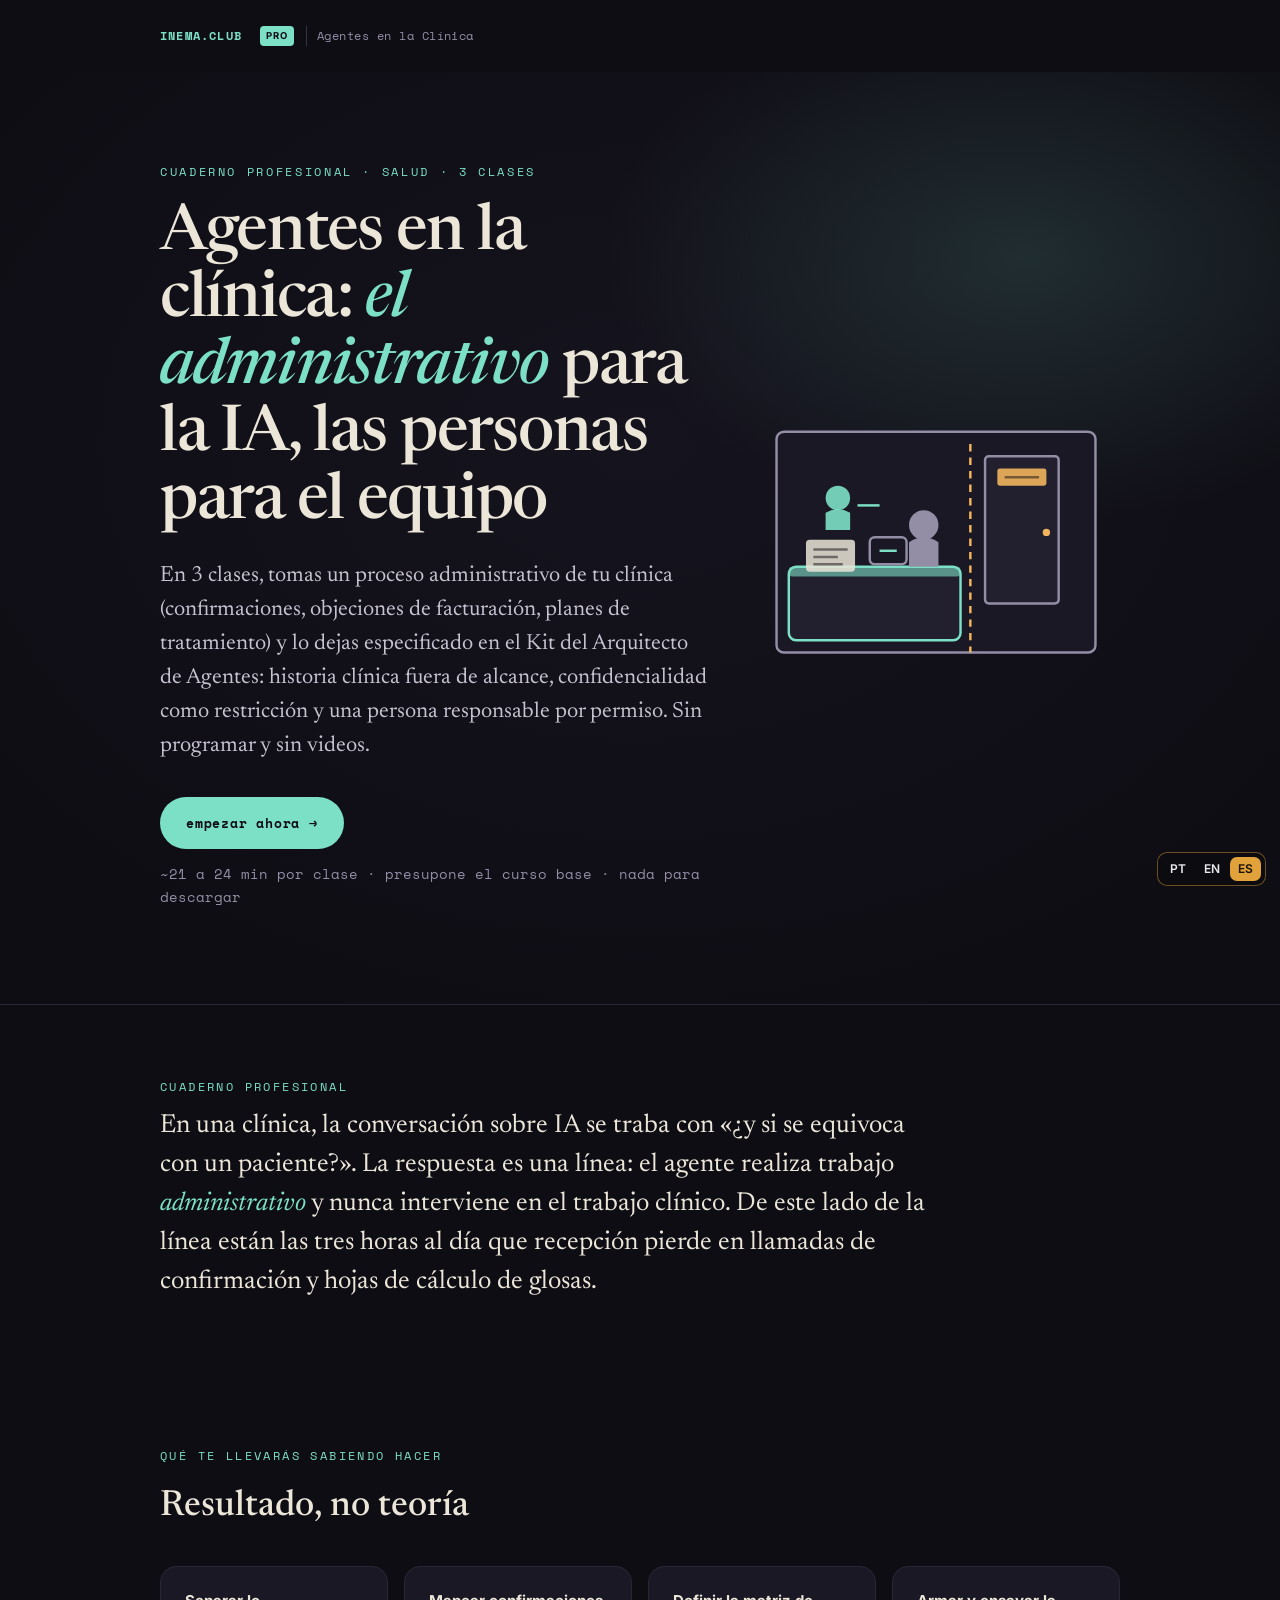
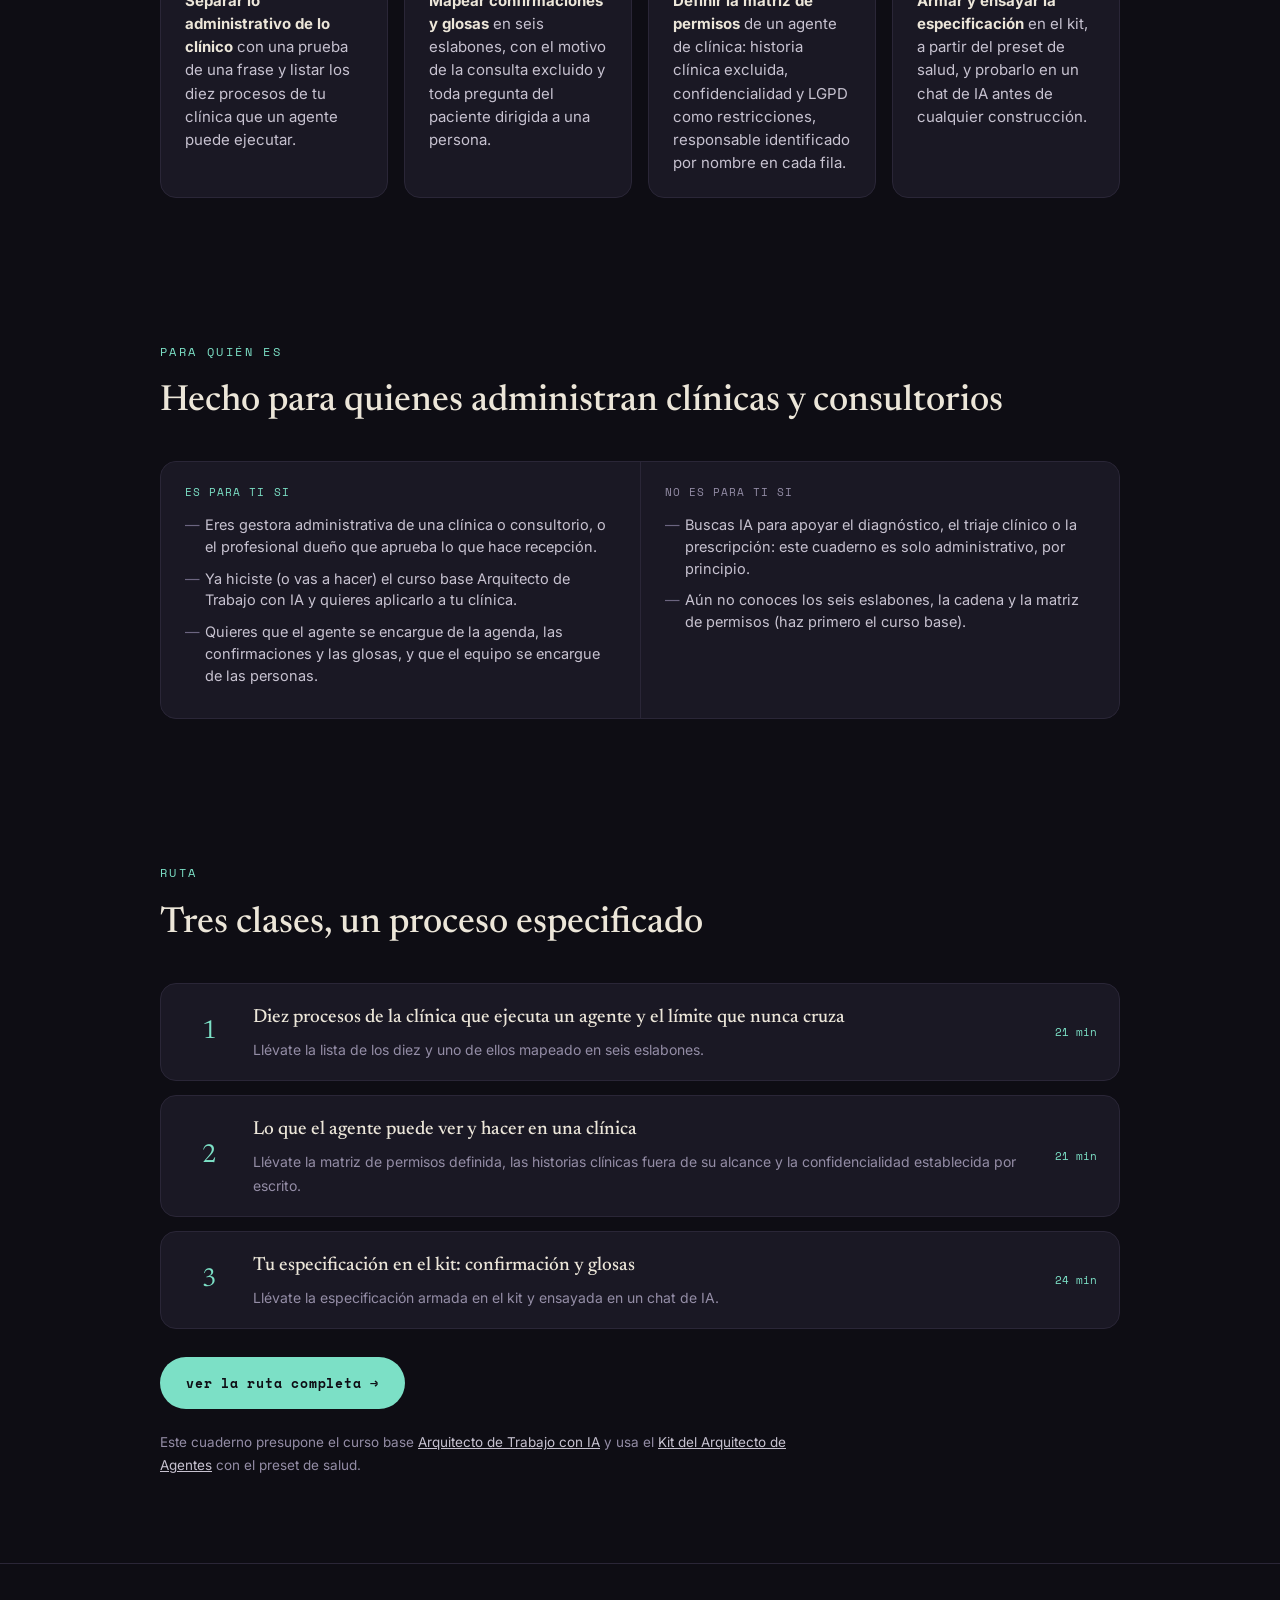
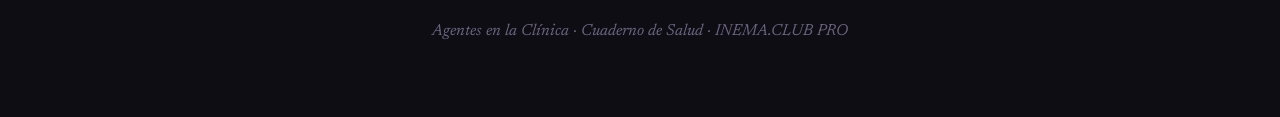
<file: es/landing.html>
<!DOCTYPE html>

<html lang="es">
<head>
<meta charset="utf-8"/>
<meta content="width=device-width, initial-scale=1" name="viewport"/>
<title>Agentes en la Clínica · Cuaderno de Salud · INEMA.CLUB PRO</title>
<meta content="Cuaderno de salud del curso Arquitecto de Trabajo con IA: un proceso administrativo de la clínica especificado con agentes de IA, historia clínica fuera de alcance y gobernanza por escrito." name="description"/>
<link href="https://fonts.googleapis.com" rel="preconnect"/>
<link crossorigin="" href="https://fonts.gstatic.com" rel="preconnect"/>
<link href="https://fonts.googleapis.com/css2?family=Newsreader:ital,opsz,wght@0,6..72,400;0,6..72,500;0,6..72,600;1,6..72,400;1,6..72,500&amp;family=Inter:wght@400;500;600;700&amp;family=Space+Mono:wght@400;700&amp;display=swap" rel="stylesheet"/>
<style>
  :root{
    --bg:#0E0D14;--bg2:#15131d;--panel:#1a1824;--ink:#ECE6D9;--ink-soft:#C7C2D0;--muted:#948DA6;--faint:#6C6580;
    --line:#2A2637;--line2:#37324a;--accent:#7CE0C6;--accent-ink:#0E0D14;--warm:#F2B45C;
    --serif:"Newsreader",Georgia,serif;--sans:"Inter",system-ui,sans-serif;--mono:"Space Mono",ui-monospace,monospace;
  }
  *{box-sizing:border-box}
  body{margin:0;background:var(--bg);color:var(--ink);font-family:var(--sans);line-height:1.7;-webkit-font-smoothing:antialiased}
  a{color:inherit}
  .wrap{max-width:1080px;margin:0 auto;padding:0 clamp(24px,5vw,60px)}
  header.top{padding:26px 0}
  header.top .wrap{display:flex;align-items:center;gap:10px}
  header.top .mark{font-family:var(--mono);font-size:12px;letter-spacing:.1em;color:var(--accent);text-decoration:none;font-weight:700}
  header.top .pro{background:var(--accent);color:var(--accent-ink);border-radius:4px;padding:2px 6px;font-size:9.5px;font-weight:700;letter-spacing:.1em;text-decoration:none;margin-left:8px}
  header.top .course{color:var(--muted);font-size:12px;letter-spacing:.04em;border-left:1px solid var(--line2);padding-left:10px;margin-left:2px;font-family:var(--mono)}
  .hero{position:relative;padding:10vh 0 9vh;border-bottom:1px solid var(--line);overflow:hidden}
  .hero::before{content:"";position:absolute;inset:0;z-index:0;background:radial-gradient(55% 48% at 80% 20%,rgba(124,224,198,.14),transparent 60%),radial-gradient(90% 90% at 50% 40%,var(--bg2),var(--bg) 72%)}
  .hero .wrap{position:relative;z-index:1;display:grid;grid-template-columns:1.2fr .8fr;gap:40px;align-items:center}
  .kicker{font-family:var(--mono);font-size:12px;letter-spacing:.22em;text-transform:uppercase;color:var(--accent);margin:0 0 18px}
  h1{font-family:var(--serif);font-weight:500;font-size:clamp(36px,6vw,64px);line-height:1.05;letter-spacing:-.02em;margin:0 0 22px;max-width:18ch}
  h1 em{font-style:italic;color:var(--accent)}
  .lead{font-family:var(--serif);font-size:clamp(18px,2vw,22px);line-height:1.55;color:var(--ink-soft);max-width:46ch;margin:0 0 34px}
  .cta{display:inline-block;font-family:var(--mono);font-size:13px;letter-spacing:.06em;background:var(--accent);color:var(--accent-ink);text-decoration:none;border-radius:99px;padding:15px 26px;font-weight:700}
  .cta:hover{opacity:.92}
  .sub{color:var(--muted);font-size:13.5px;margin-top:14px;font-family:var(--mono)}
  .herofig svg{width:100%;height:auto;display:block}

  section{padding:8vh 0}
  .eyebrow{font-family:var(--mono);font-size:12px;letter-spacing:.2em;text-transform:uppercase;color:var(--accent);margin:0 0 10px}
  h2{font-family:var(--serif);font-weight:500;font-size:clamp(26px,3.6vw,36px);margin:0 0 28px}

  .resultados{display:grid;grid-template-columns:repeat(auto-fit,minmax(220px,1fr));gap:16px}
  .resultado{border:1px solid var(--line);border-radius:16px;background:var(--panel);padding:22px 24px}
  .resultado p{margin:0;font-size:15px;color:var(--ink-soft);line-height:1.55}
  .resultado p b{color:var(--ink)}

  .tese{font-family:var(--serif);font-size:clamp(20px,2.4vw,26px);line-height:1.5;color:var(--ink);max-width:52ch;margin:0}
  .tese em{color:var(--accent);font-style:italic}
  .numeros{display:grid;grid-template-columns:repeat(auto-fit,minmax(200px,1fr));gap:16px;margin-top:34px}
  .num{border:1px solid var(--line);border-radius:16px;background:var(--panel);padding:22px 24px}
  .num .big{font-family:var(--serif);font-size:44px;line-height:1;color:var(--accent);margin:0 0 8px}
  .num p{margin:0;color:var(--muted);font-size:13.5px;line-height:1.5}
  .num p b{color:var(--ink-soft);font-weight:600}

  .aulas{display:grid;gap:14px}
  .au{display:grid;grid-template-columns:52px 1fr auto;gap:18px;align-items:center;text-decoration:none;color:inherit;background:var(--panel);border:1px solid var(--line);border-radius:16px;padding:18px 22px}
  .au .num{font-family:var(--serif);font-size:26px;color:var(--accent);text-align:center;border:0;background:none;padding:0}
  .au h3{font-family:var(--serif);font-weight:500;font-size:19px;margin:0 0 4px}
  .au p{margin:0;color:var(--muted);font-size:14px}
  .au .meta{font-family:var(--mono);font-size:11px;color:var(--accent);white-space:nowrap;text-align:right}
  .au:hover{border-color:var(--accent)}

  .publico{display:grid;grid-template-columns:1fr 1fr;gap:1px;background:var(--line);border:1px solid var(--line);border-radius:16px;overflow:hidden}
  .publico .col{background:var(--panel);padding:22px 24px}
  .publico .lbl{font-family:var(--mono);font-size:10.5px;letter-spacing:.1em;text-transform:uppercase;margin:0 0 12px}
  .publico .col.sim .lbl{color:var(--accent)}
  .publico .col.nao .lbl{color:var(--muted)}
  .publico ul{margin:0;padding:0;list-style:none}
  .publico li{position:relative;padding-left:20px;margin:0 0 10px;color:var(--ink-soft);font-size:14.5px;line-height:1.5}
  .publico li::before{content:"—";position:absolute;left:0;color:var(--faint)}

  .fontes{color:var(--muted);font-size:13.5px;line-height:1.7;max-width:72ch}
  .fontes a{color:var(--ink-soft)}

  footer{border-top:1px solid var(--line);padding:6vh 0 8vh;color:var(--faint);text-align:center;font-family:var(--serif);font-style:italic}

  @media(max-width:820px){ .hero .wrap{grid-template-columns:1fr} .herofig{max-width:320px} }
  @media(max-width:720px){ .publico{grid-template-columns:1fr} .au{grid-template-columns:44px 1fr} .au .meta{grid-column:2;text-align:left} }
  @media(prefers-reduced-motion:reduce){*{animation:none!important}}
</style>
<link href="https://inematds.github.io/arquiteto-agentes-saude/landing.html" hreflang="pt-BR" rel="alternate"/><link href="https://inematds.github.io/arquiteto-agentes-saude/en/landing.html" hreflang="en" rel="alternate"/><link href="https://inematds.github.io/arquiteto-agentes-saude/es/landing.html" hreflang="es" rel="alternate"/></head>
<body><div class="inema-lang" style="position:fixed;right:14px;bottom:14px;z-index:9999;display:flex;gap:2px;padding:4px;border-radius:10px;background:rgba(12,12,16,.82);border:1px solid rgba(226,162,59,.45);font:600 12px/1 Sora,Inter,system-ui,sans-serif;backdrop-filter:blur(8px)" translate="no"><a href="../landing.html" hreflang="pt-BR" style="padding:6px 8px;border-radius:7px;text-decoration:none;color:#e9e9ee">PT</a><a href="../en/landing.html" hreflang="en" style="padding:6px 8px;border-radius:7px;text-decoration:none;color:#e9e9ee">EN</a><a href="./landing.html" hreflang="es" style="padding:6px 8px;border-radius:7px;text-decoration:none;color:#1a1206;background:#E2A23B">ES</a></div>
<header class="top"><div class="wrap">
<a class="mark" href="https://inema.club" rel="noopener" target="_blank">INEMA.CLUB</a>
<a class="pro" href="https://inema.pro" rel="noopener" target="_blank">PRO</a>
<span class="course">Agentes en la Clínica</span>
</div></header>
<section class="hero"><div class="wrap">
<div>
<p class="kicker">Cuaderno profesional · Salud · 3 clases</p>
<h1>Agentes en la clínica: <em>el administrativo</em> para la IA, las personas para el equipo</h1>
<p class="lead">En 3 clases, tomas un proceso administrativo de tu clínica (confirmaciones, objeciones de facturación, planes de tratamiento) y lo dejas especificado en el Kit del Arquitecto de Agentes: historia clínica fuera de alcance, confidencialidad como restricción y una persona responsable por permiso. Sin programar y sin videos.</p>
<a class="cta" href="curso.html#trilha">empezar ahora →</a>
<p class="sub">~21 a 24 min por clase · presupone el curso base · nada para descargar</p>
</div>
<div class="herofig"><svg aria-hidden="true" fill="none" viewbox="0 0 300 240">
<rect fill="#1a1824" height="180" rx="6" stroke="#948DA6" stroke-width="2" width="260" x="20" y="30"></rect>
<rect fill="#221f2e" height="120" rx="3" stroke="#948DA6" stroke-width="2" width="60" x="190" y="50"></rect>
<circle cx="240" cy="112" fill="#F2B45C" r="3"></circle>
<rect fill="#F2B45C" height="14" opacity=".9" rx="2" width="40" x="200" y="60"></rect>
<path d="M206 67 h28" opacity=".5" stroke="#0E0D14" stroke-width="2"></path>
<rect fill="#221f2e" height="60" rx="6" stroke="#7CE0C6" stroke-width="2" width="140" x="30" y="140"></rect>
<rect fill="#7CE0C6" height="8" opacity=".6" rx="3" width="140" x="30" y="140"></rect>
<rect fill="#ECE6D9" height="26" opacity=".85" rx="3" width="40" x="44" y="118"></rect>
<path d="M50 126 h28 M50 132 h20 M50 138 h24" opacity=".5" stroke="#0E0D14" stroke-width="2"></path>
<rect fill="#1a1824" height="22" rx="4" stroke="#948DA6" stroke-width="2" width="30" x="96" y="116"></rect>
<path d="M104 127 h14" stroke="#7CE0C6" stroke-width="2"></path>
<circle cx="140" cy="106" fill="#948DA6" r="12"></circle><path d="M128 120 q12 -8 24 0 v20 h-24z" fill="#948DA6"></path>
<path d="M178 40 v170" stroke="#F2B45C" stroke-dasharray="6 5" stroke-width="2"></path>
<circle cx="70" cy="84" fill="#7CE0C6" opacity=".9" r="10"></circle><path d="M60 96 q10 -6 20 0 v14 h-20z" fill="#7CE0C6" opacity=".9"></path>
<path d="M86 90 h18" stroke="#7CE0C6" stroke-width="2"></path>
</svg></div>
</div></section>
<section><div class="wrap">
<p class="eyebrow">Cuaderno profesional</p>
<p class="tese">En una clínica, la conversación sobre IA se traba con «¿y si se equivoca con un paciente?». La respuesta es una línea: el agente realiza trabajo <em>administrativo</em> y nunca interviene en el trabajo clínico. De este lado de la línea están las tres horas al día que recepción pierde en llamadas de confirmación y hojas de cálculo de glosas.</p>
</div></section>
<section><div class="wrap">
<p class="eyebrow">Qué te llevarás sabiendo hacer</p>
<h2>Resultado, no teoría</h2>
<div class="resultados">
<div class="resultado"><p><b>Separar lo administrativo de lo clínico</b> con una prueba de una frase y listar los diez procesos de tu clínica que un agente puede ejecutar.</p></div>
<div class="resultado"><p><b>Mapear confirmaciones y glosas</b> en seis eslabones, con el motivo de la consulta excluido y toda pregunta del paciente dirigida a una persona.</p></div>
<div class="resultado"><p><b>Definir la matriz de permisos</b> de un agente de clínica: historia clínica excluida, confidencialidad y LGPD como restricciones, responsable identificado por nombre en cada fila.</p></div>
<div class="resultado"><p><b>Armar y ensayar la especificación</b> en el kit, a partir del preset de salud, y probarlo en un chat de IA antes de cualquier construcción.</p></div>
</div>
</div></section>
<section><div class="wrap">
<p class="eyebrow">Para quién es</p>
<h2>Hecho para quienes administran clínicas y consultorios</h2>
<div class="publico">
<div class="col sim">
<p class="lbl">es para ti si</p>
<ul>
<li>Eres gestora administrativa de una clínica o consultorio, o el profesional dueño que aprueba lo que hace recepción.</li>
<li>Ya hiciste (o vas a hacer) el curso base Arquitecto de Trabajo con IA y quieres aplicarlo a tu clínica.</li>
<li>Quieres que el agente se encargue de la agenda, las confirmaciones y las glosas, y que el equipo se encargue de las personas.</li>
</ul>
</div>
<div class="col nao">
<p class="lbl">no es para ti si</p>
<ul>
<li>Buscas IA para apoyar el diagnóstico, el triaje clínico o la prescripción: este cuaderno es solo administrativo, por principio.</li>
<li>Aún no conoces los seis eslabones, la cadena y la matriz de permisos (haz primero el curso base).</li>
</ul>
</div>
</div>
</div></section>
<section><div class="wrap">
<p class="eyebrow">Ruta</p>
<h2>Tres clases, un proceso especificado</h2>
<div class="aulas">
<a class="au" href="curso.html#aula-1"><div class="num">1</div><div><h3>Diez procesos de la clínica que ejecuta un agente y el límite que nunca cruza</h3><p>Llévate la lista de los diez y uno de ellos mapeado en seis eslabones.</p></div><div class="meta">21 min</div></a>
<a class="au" href="curso.html#aula-2"><div class="num">2</div><div><h3>Lo que el agente puede ver y hacer en una clínica</h3><p>Llévate la matriz de permisos definida, las historias clínicas fuera de su alcance y la confidencialidad establecida por escrito.</p></div><div class="meta">21 min</div></a>
<a class="au" href="curso.html#aula-3"><div class="num">3</div><div><h3>Tu especificación en el kit: confirmación y glosas</h3><p>Llévate la especificación armada en el kit y ensayada en un chat de IA.</p></div><div class="meta">24 min</div></a>
</div>
<p style="margin-top:28px"><a class="cta" href="curso.html#trilha">ver la ruta completa →</a></p>
<p class="fontes" style="margin-top:22px">Este cuaderno presupone el curso base <a href="https://inematds.github.io/pffia/" rel="noopener" target="_blank">Arquitecto de Trabajo con IA</a> y usa el <a href="https://inematds.github.io/kit-arquiteto-agentes/" rel="noopener" target="_blank">Kit del Arquitecto de Agentes</a> con el preset de salud.</p>
</div></section>
<footer><div class="wrap">Agentes en la Clínica · Cuaderno de Salud · INEMA.CLUB PRO</div></footer>
</body>
</html>
</file>
<file: assets/aula.css>
:root{
  --bg:#0E0D14; --bg2:#15131d; --panel:#1a1824; --panel2:#221f2e;
  --ink:#ECE6D9; --ink-soft:#C7C2D0; --muted:#948DA6; --faint:#6C6580;
  --line:#2A2637; --line2:#37324a;
  --accent:#7CE0C6; --accent-dim:#4FB79E; --accent-ink:#0E0D14; --warm:#F2B45C;
  --figbg1:#1a1824; --figbg2:#15131d;
  --hl:rgba(242,180,92,.28);
  --serif:"Newsreader",Georgia,serif; --sans:"Inter",system-ui,sans-serif; --mono:"Space Mono",ui-monospace,monospace;
  --read:60ch;
}
html[data-theme="papel"]{
  --bg:#F6F1E7; --bg2:#EFE8D8; --panel:#FFFFFF; --panel2:#F3ECDD;
  --ink:#2A2620; --ink-soft:#463F33; --muted:#736A58; --faint:#9A9182;
  --line:#E4DAC7; --line2:#D7CBB2;
  --accent:#0F7A61; --accent-dim:#0F7A61; --accent-ink:#FFFFFF; --warm:#9A6310;
  --figbg1:#211d2b; --figbg2:#181521; --hl:rgba(15,122,97,.20);
}
html[data-theme="sepia"]{
  --bg:#ECE0C9; --bg2:#E4D6BB; --panel:#F5ECD7; --panel2:#EDE1C6;
  --ink:#43331F; --ink-soft:#5A4A34; --muted:#7C6A50; --faint:#9C8A6C;
  --line:#D8C8A9; --line2:#C9B792;
  --accent:#0F6E58; --accent-dim:#0F6E58; --accent-ink:#FFFFFF; --warm:#8A5A12;
  --figbg1:#211d2b; --figbg2:#181521; --hl:rgba(138,90,18,.22);
}
*{box-sizing:border-box}
html{scroll-behavior:smooth}
body{margin:0;background:var(--bg);color:var(--ink);font-family:var(--sans);line-height:1.75;-webkit-font-smoothing:antialiased;transition:background .3s,color .3s}
::selection{background:rgba(124,224,198,.24)}
.grain{position:fixed;inset:0;z-index:1;pointer-events:none;opacity:.045;mix-blend-mode:screen;
  background-image:url("data:image/svg+xml,%3Csvg xmlns='http://www.w3.org/2000/svg' width='140' height='140'%3E%3Cfilter id='n'%3E%3CfeTurbulence type='fractalNoise' baseFrequency='.9' numOctaves='2'/%3E%3C/filter%3E%3Crect width='100%25' height='100%25' filter='url(%23n)'/%3E%3C/svg%3E")}
html[data-theme="papel"] .grain,html[data-theme="sepia"] .grain{display:none}

/* top bar */
.prog{position:fixed;top:0;left:0;height:2px;background:var(--accent);width:100%;transform:scaleX(0);transform-origin:left;z-index:60;transition:transform .1s linear;will-change:transform}
.bar{position:fixed;top:0;left:0;right:0;z-index:55;pointer-events:none;transition:background .25s,border-color .25s;border-bottom:1px solid transparent}
.bar.scrolled{pointer-events:auto;background:rgba(14,13,20,.82);backdrop-filter:blur(10px);border-bottom-color:var(--line)}
html[data-theme="papel"] .bar.scrolled{background:rgba(246,241,231,.86)}
html[data-theme="sepia"] .bar.scrolled{background:rgba(236,224,201,.86)}
.bar-inner{max-width:1160px;margin:0 auto;padding:10px clamp(24px,5vw,60px);display:flex;align-items:center;justify-content:flex-end;flex-wrap:wrap;gap:8px}
.bar .brand{margin-right:auto;display:flex;align-items:center;gap:9px;white-space:nowrap;text-decoration:none;font-family:var(--mono)}
.bar .brand .mark{color:var(--accent);font-weight:700;font-size:12px;letter-spacing:.1em}
.bar .brand .pro{background:var(--accent);color:var(--accent-ink);border-radius:4px;padding:2px 6px;font-size:9.5px;font-weight:700;letter-spacing:.1em}
.bar .brand .course{color:var(--ink-soft);font-size:11px;letter-spacing:.04em;border-left:1px solid var(--line2);padding-left:10px}
.bar .brand a{pointer-events:auto;text-decoration:none;cursor:pointer}
.bar .brand a.course:hover{color:var(--accent)}
.bar button{pointer-events:auto;font-family:var(--mono);font-size:11px;line-height:1;letter-spacing:.04em;white-space:nowrap;color:var(--muted);background:rgba(20,19,29,.6);border:1px solid var(--line2);border-radius:99px;padding:8px 12px;cursor:pointer;backdrop-filter:blur(6px);transition:color .2s,border-color .2s}
html[data-theme="papel"] .bar button,html[data-theme="sepia"] .bar button{background:rgba(255,255,255,.55)}
.bar button:hover{color:var(--ink);border-color:var(--accent)}
.bar .pill{color:var(--accent)}
.bar a.back{pointer-events:auto;font-family:var(--mono);font-size:11px;line-height:1;letter-spacing:.04em;white-space:nowrap;color:var(--muted);background:rgba(20,19,29,.6);border:1px solid var(--line2);border-radius:99px;padding:8px 12px;text-decoration:none;backdrop-filter:blur(6px);transition:color .2s,border-color .2s}
.bar a.back:hover{color:var(--ink);border-color:var(--accent)}
html[data-theme="papel"] .bar a.back,html[data-theme="sepia"] .bar a.back{background:rgba(255,255,255,.55)}
@media(max-width:560px){ .bar .brand .course{display:none} }

/* COLD-OPEN */
.hero{position:relative;min-height:92vh;display:grid;place-items:center;padding:7vh clamp(24px,5vw,60px);overflow:hidden;border-bottom:1px solid var(--line)}
.hero::before{content:"";position:absolute;inset:0;z-index:0;
  background:radial-gradient(55% 48% at 80% 20%,rgba(124,224,198,.16),transparent 60%),radial-gradient(50% 42% at 10% 90%,rgba(242,180,92,.11),transparent 55%),radial-gradient(90% 90% at 50% 40%,var(--bg2),var(--bg) 72%);
  animation:drift 24s ease-in-out infinite alternate}
@keyframes drift{from{transform:translate3d(0,0,0) scale(1)}to{transform:translate3d(-1.5%,1.2%,0) scale(1.05)}}
.hero-inner{position:relative;z-index:2;width:100%;max-width:1040px;margin:0 auto;display:grid;grid-template-columns:1.1fr .9fr;align-items:center;gap:44px}
.kicker{font-family:var(--mono);font-size:12px;letter-spacing:.24em;text-transform:uppercase;color:var(--accent);margin:0 0 20px}
.hero h1{font-family:var(--serif);font-weight:500;font-size:clamp(40px,6.6vw,74px);line-height:1.0;letter-spacing:-.025em;margin:0 0 22px}
.hero h1 em{font-style:italic;color:var(--accent)}
.lead{font-family:var(--serif);font-weight:400;font-size:clamp(19px,2.1vw,24px);line-height:1.5;color:var(--ink-soft);max-width:38ch;margin:0}
.cue{margin-top:34px;font-family:var(--mono);font-size:12px;letter-spacing:.2em;text-transform:uppercase;color:var(--muted);display:flex;align-items:center;gap:10px}
.cue .arw{display:inline-block;animation:bob 1.8s ease-in-out infinite}
@keyframes bob{0%,100%{transform:translateY(0)}50%{transform:translateY(6px)}}
.herofig{display:grid;place-items:center}
.herofig svg{width:min(100%,360px);height:auto;filter:drop-shadow(0 20px 50px rgba(0,0,0,.5))}
.blink{animation:blink 1.1s steps(1) infinite} @keyframes blink{50%{opacity:0}}
.pulse{animation:pulse 2.4s ease-in-out infinite} @keyframes pulse{0%,100%{opacity:.5}50%{opacity:1}}

/* body: reading + living rail */
.layout{max-width:1160px;margin:0 auto;padding:2vh clamp(24px,5vw,60px) 12vh;display:grid;grid-template-columns:minmax(0,var(--read)) 360px;gap:64px;position:relative;z-index:2}
.col p{font-size:var(--prose-size,18px);line-height:var(--prose-lh,1.75);color:var(--ink-soft);margin:0 0 22px}
.col p b{color:var(--ink);font-weight:600}
.step{min-height:76vh;display:flex;flex-direction:column;justify-content:center;padding:5vh 0}
h2{font-family:var(--serif);font-weight:500;font-size:clamp(27px,3.6vw,38px);line-height:1.12;letter-spacing:-.015em;margin:0 0 8px;display:flex;align-items:baseline;gap:12px}
h2 .n{font-family:var(--mono);font-size:14px;color:var(--accent);font-weight:400}
.col ul{margin:6px 0 22px;padding:0;list-style:none}
.col li{position:relative;padding-left:26px;margin:0 0 13px;color:var(--ink-soft);font-size:var(--prose-size,17.5px);line-height:var(--prose-lh,1.7)}
.col li::before{content:"";position:absolute;left:2px;top:11px;width:8px;height:8px;border-radius:2px;background:var(--accent)}
.col li b{color:var(--ink)}
code{font-family:var(--mono);font-size:.85em;background:rgba(124,224,198,.12);color:var(--accent);padding:2px 6px;border-radius:5px}
html[data-theme="papel"] code,html[data-theme="sepia"] code{background:rgba(15,122,97,.12)}
pre{margin:26px 0;padding:18px 20px;border:1px solid var(--line);border-radius:14px;background:var(--figbg2);color:#D7E9E2;overflow-x:auto;font-family:var(--mono);font-size:13px;line-height:1.7}
pre .k{color:#7CE0C6} pre .s{color:#F2B45C}
pre .c{color:#6C6580}
mark.hl{background:var(--hl);color:inherit;border-radius:3px;padding:0 2px;cursor:pointer}
.colfig{margin:26px 0;text-align:center;border:1px solid var(--line);border-radius:16px;padding:22px;background:linear-gradient(180deg,var(--figbg1),var(--figbg2))}
.colfig svg{width:min(100%,320px);height:auto}
.colfig figcaption{margin-top:12px;font-family:var(--mono);font-size:11px;letter-spacing:.04em;color:var(--faint)}
details{border-top:1px solid var(--line);border-bottom:1px solid var(--line);padding:6px 0;margin:26px 0 0}
summary{cursor:pointer;font-family:var(--mono);font-size:12px;letter-spacing:.14em;text-transform:uppercase;color:var(--accent);list-style:none;padding:10px 0}
summary::-webkit-details-marker{display:none}
summary::before{content:"↓ ";color:var(--faint)} details[open] summary::before{content:"↑ "}
details p{font-size:16px}

.readbtn{margin-top:14px;align-self:flex-start;font-family:var(--mono);font-size:12px;letter-spacing:.06em;color:var(--muted);background:none;border:1px solid var(--line2);border-radius:99px;padding:8px 14px;cursor:pointer;transition:all .2s}
.readbtn:hover{border-color:var(--accent);color:var(--ink)}
.readbtn.done{background:var(--accent);color:var(--accent-ink);border-color:var(--accent);font-weight:700}

/* teste-se */
.quiz{margin:26px 0 0;padding:20px 22px;border:1px solid var(--line);border-left:3px solid var(--accent);border-radius:0 14px 14px 0;background:var(--panel)}
.quiz .qk{font-family:var(--mono);font-size:11px;letter-spacing:.14em;text-transform:uppercase;color:var(--accent);margin:0 0 10px}
.quiz .q{font-weight:600;color:var(--ink);margin:0 0 14px;font-size:16.5px}
.quiz .opt{display:block;width:100%;text-align:left;font-family:var(--sans);font-size:15px;color:var(--ink-soft);background:var(--panel2);border:1px solid var(--line2);border-radius:10px;padding:11px 14px;margin:0 0 8px;cursor:pointer;transition:all .15s}
.quiz .opt:hover{border-color:var(--accent)}
.quiz .opt.right{border-color:var(--accent);background:rgba(124,224,198,.14);color:var(--ink)}
.quiz .opt.wrong{border-color:#E0736F;background:rgba(224,115,111,.12)}
.quiz .qfb{margin:8px 0 0;font-size:14px;color:var(--muted);min-height:0}
.quiz .qfb.on{margin-top:12px}

/* pratique agora (mão na massa, passos verificáveis) */
.practice{margin:8vh 0 0;border:1px solid var(--line);border-radius:18px;background:linear-gradient(180deg,var(--panel),var(--bg2));padding:26px 28px}
.practice .pk{font-family:var(--mono);font-size:11px;letter-spacing:.14em;text-transform:uppercase;color:var(--accent);margin:0 0 10px;display:flex;align-items:center;gap:12px}
.practice .pcount{color:var(--faint);letter-spacing:.04em}
.practice.done .pcount{color:var(--accent)}
.practice .ph{font-family:var(--serif);font-weight:500;font-size:24px;line-height:1.15;letter-spacing:-.01em;margin:0 0 10px}
.practice .pgoal{font-size:16px;color:var(--ink-soft);margin:0 0 18px}
.pcodewrap{position:relative;margin:0 0 20px}
.pcodewrap .pcode{margin:0}
.pcopy{position:absolute;top:10px;right:10px;z-index:2;font-family:var(--mono);font-size:11px;color:var(--ink-soft);background:var(--panel2);border:1px solid var(--line2);border-radius:8px;padding:5px 10px;cursor:pointer;transition:border-color .2s,color .2s}
.pcopy:hover{border-color:var(--accent);color:var(--ink)}
.psteps{list-style:none;margin:0;padding:0}
.psteps li{position:relative;padding-left:0;margin:0 0 12px;color:var(--ink-soft);font-size:16px;line-height:1.6}
.psteps li::before{display:none}
.psteps label{display:flex;align-items:flex-start;gap:12px;cursor:pointer}
.psteps input{appearance:none;-webkit-appearance:none;flex:0 0 auto;width:20px;height:20px;margin:1px 0 0;border:1.5px solid var(--line2);border-radius:6px;background:var(--panel2);cursor:pointer;position:relative;transition:border-color .2s,background .2s}
.psteps input:checked{background:var(--accent);border-color:var(--accent)}
.psteps input:checked::after{content:"";position:absolute;left:6px;top:2px;width:5px;height:10px;border:solid var(--accent-ink);border-width:0 2px 2px 0;transform:rotate(45deg)}
.psteps input:focus-visible{outline:2px solid var(--accent);outline-offset:2px}
.practice .pdone{display:none;margin:18px 0 0;padding:14px 16px;border:1px solid var(--accent-dim);border-radius:12px;background:rgba(124,224,198,.08);color:var(--ink);font-size:15.5px;line-height:1.6}
html[data-theme="papel"] .practice .pdone,html[data-theme="sepia"] .practice .pdone{background:rgba(15,122,97,.08)}
.practice.done .pdone{display:block}

/* living rail */
.rail{position:relative}
.railsticky{position:sticky;top:calc(50vh - 200px)}
.figstage{position:relative;height:300px;border:1px solid var(--line);border-radius:20px;background:linear-gradient(180deg,var(--figbg1),var(--figbg2));overflow:hidden}
.figstage::after{content:"";position:absolute;inset:0;background:radial-gradient(70% 60% at 50% 35%,rgba(124,224,198,.08),transparent 70%);pointer-events:none}
.fig{position:absolute;inset:0;display:grid;place-items:center;opacity:0;transform:scale(.96) translateY(10px);transition:opacity .5s ease,transform .5s ease;pointer-events:none}
.fig.on{opacity:1;transform:none;pointer-events:auto}
.fig svg{width:80%;height:auto}
.railcap{margin-top:16px;font-family:var(--mono);font-size:11.5px;letter-spacing:.04em;color:var(--muted);min-height:34px}
.railcap b{color:var(--accent);font-weight:400}
.steps-ind{margin-top:14px;display:flex;gap:7px}
.steps-ind i{flex:1;height:3px;border-radius:2px;background:var(--line2);transition:background .3s}
.steps-ind i.on{background:var(--accent)}
.sidenote{margin-top:22px;font-size:13.5px;line-height:1.55;color:var(--muted);border-left:2px solid var(--line2);padding-left:14px}
.sidenote b{color:var(--ink-soft);font-weight:600}
.breathe{animation:breathe 4s ease-in-out infinite} @keyframes breathe{0%,100%{opacity:.5}50%{opacity:1}}

footer{max-width:1160px;margin:0 auto;padding:0 clamp(24px,5vw,60px) 14vh;color:var(--faint);font-size:14px;font-family:var(--serif);font-style:italic;border-top:1px solid var(--line);padding-top:6vh}

/* selection toolbar */
.seltb{position:absolute;z-index:70;display:none;gap:4px;background:var(--panel2);border:1px solid var(--line2);border-radius:99px;padding:4px;box-shadow:0 8px 24px rgba(0,0,0,.35)}
.seltb.on{display:flex}
.seltb button{font-family:var(--mono);font-size:11px;color:var(--ink-soft);background:none;border:none;border-radius:99px;padding:6px 11px;cursor:pointer}
.seltb button:hover{background:var(--accent);color:var(--accent-ink)}

/* panels (jornada / revisar) */
.scrim{position:fixed;inset:0;z-index:80;background:rgba(6,4,12,.6);backdrop-filter:blur(4px);display:none}
.scrim.on{display:block}
.panel{position:fixed;top:0;right:0;height:100%;width:min(420px,92vw);z-index:81;background:var(--bg2);border-left:1px solid var(--line2);transform:translateX(100%);transition:transform .3s ease;display:flex;flex-direction:column;overflow-y:auto}
.panel.on{transform:none}
.panel h3{font-family:var(--serif);font-weight:500;font-size:24px;margin:0;padding:22px 24px 6px}
.panel .close{position:absolute;top:16px;right:18px;background:none;border:none;color:var(--muted);font-size:20px;cursor:pointer}
.panel .body{padding:8px 24px 32px}
.block{margin:18px 0 0}
.block .lbl{font-family:var(--mono);font-size:11px;letter-spacing:.12em;text-transform:uppercase;color:var(--faint);margin:0 0 8px}
.pbar{height:8px;border-radius:99px;background:var(--line);overflow:hidden}
.pbar i{display:block;height:100%;width:100%;background:var(--accent);transform:scaleX(0);transform-origin:left;transition:transform .4s}
.stat{font-family:var(--serif);font-size:30px;color:var(--ink)}
.stat small{font-family:var(--mono);font-size:12px;color:var(--muted);margin-left:6px}
.mk{border-left:2px solid var(--accent);padding:4px 0 4px 12px;margin:0 0 10px;font-size:14px;color:var(--ink-soft)}
.mk .nt{display:block;color:var(--muted);font-size:12.5px;font-style:italic;margin-top:3px}
.btnrow{display:flex;gap:8px;margin-top:14px;flex-wrap:wrap}
.btnrow button,.big{font-family:var(--mono);font-size:12px;color:var(--ink-soft);background:var(--panel);border:1px solid var(--line2);border-radius:10px;padding:9px 13px;cursor:pointer}
.btnrow button:hover{border-color:var(--accent)}
.big{display:block;width:100%;text-align:center;background:var(--accent);color:var(--accent-ink);border:none;font-weight:700;padding:13px;margin-top:6px}

/* review card */
.rev{padding:8px 24px 28px}
.card{border:1px solid var(--line2);border-radius:16px;background:var(--panel);padding:26px 22px;min-height:150px;display:flex;flex-direction:column;justify-content:center}
.card .side{font-size:18px;color:var(--ink);line-height:1.6}
.card .side.back{color:var(--accent);font-weight:600;margin-top:16px;border-top:1px dashed var(--line2);padding-top:16px}
.grade{display:grid;grid-template-columns:repeat(3,1fr);gap:8px;margin-top:14px}
.grade button{font-family:var(--mono);font-size:12px;padding:12px;border-radius:10px;border:1px solid var(--line2);background:var(--panel);color:var(--ink-soft);cursor:pointer}
.grade button:hover{border-color:var(--accent)}
.revempty{color:var(--muted);text-align:center;padding:40px 0;font-family:var(--serif);font-style:italic}

/* editor de cartão (reformular o grifo antes de salvar) */
.cedit{position:fixed;top:50%;left:50%;transform:translate(-50%,-50%);z-index:82;width:min(460px,92vw);max-height:88vh;overflow-y:auto;background:var(--bg2);border:1px solid var(--line2);border-radius:18px;padding:24px 24px 20px;display:none;box-shadow:0 24px 60px rgba(0,0,0,.5)}
.cedit.on{display:block}
.cedit h3{font-family:var(--serif);font-weight:500;font-size:22px;margin:0 0 2px}
.cedit .close{position:absolute;top:14px;right:16px;background:none;border:none;color:var(--muted);font-size:20px;cursor:pointer}
.cedit label{display:block;font-family:var(--mono);font-size:11px;letter-spacing:.1em;text-transform:uppercase;color:var(--faint);margin:16px 0 6px}
.cedit textarea{width:100%;background:var(--panel);border:1px solid var(--line2);border-radius:10px;color:var(--ink);font-family:var(--sans);font-size:15px;line-height:1.5;padding:10px 12px;resize:vertical;min-height:56px}
.cedit textarea:focus{outline:none;border-color:var(--accent)}
.cehint{font-size:12.5px;color:var(--muted);margin:12px 0 0;line-height:1.5}
.cehint b{color:var(--ink-soft)}
.cerow{display:flex;gap:8px;margin-top:16px;align-items:stretch}
.cerow .big{margin-top:0;flex:1}
.cerow #cecancel{font-family:var(--mono);font-size:12px;color:var(--ink-soft);background:var(--panel);border:1px solid var(--line2);border-radius:10px;padding:9px 16px;cursor:pointer}
.cerow #cecancel:hover{border-color:var(--accent)}

/* preferências de leitura (popover) */
.prefs{position:fixed;top:60px;right:clamp(16px,4vw,40px);z-index:70;background:var(--bg2);border:1px solid var(--line2);border-radius:14px;padding:15px 16px 13px;display:none;box-shadow:0 16px 40px rgba(0,0,0,.45);width:236px}
.prefs.on{display:block}
.prefs .prow{display:flex;align-items:center;justify-content:space-between;margin:0 0 11px;font-family:var(--sans);font-size:13px;color:var(--ink-soft)}
.prefs .pbtns{display:flex;gap:6px}
.prefs .pbtns button{font-family:var(--mono);font-size:12px;color:var(--ink-soft);background:var(--panel);border:1px solid var(--line2);border-radius:8px;min-width:32px;height:28px;cursor:pointer;transition:border-color .2s,color .2s}
.prefs .pbtns button:hover{border-color:var(--accent);color:var(--ink)}
.prefs .preset{width:100%;margin-top:3px;font-family:var(--mono);font-size:11px;letter-spacing:.04em;color:var(--muted);background:none;border:1px solid var(--line2);border-radius:8px;padding:8px;cursor:pointer;transition:border-color .2s,color .2s}
.prefs .preset:hover{border-color:var(--accent);color:var(--ink)}

/* acessibilidade + atalhos */
.sronly{position:absolute;width:1px;height:1px;padding:0;margin:-1px;overflow:hidden;clip:rect(0 0 0 0);white-space:nowrap;border:0}
.revhint{text-align:center;color:var(--faint);font-family:var(--mono);font-size:10.5px;letter-spacing:.03em;margin:10px 0 0}
.bar button:focus-visible,.bar a:focus-visible,.subnav a:focus-visible,.readbtn:focus-visible,.opt:focus-visible{outline:2px solid var(--accent);outline-offset:2px}
.view[data-aula] h1:focus{outline:none}

/* mapa nomeado da aula (rail) */
.aulamap{margin-top:18px;display:flex;flex-direction:column;gap:2px;border-top:1px solid var(--line);padding-top:14px}
.amrow{display:flex;align-items:center;gap:10px;width:100%;text-align:left;background:none;border:none;border-radius:8px;padding:6px 8px;cursor:pointer;color:var(--muted);font-family:var(--sans);font-size:12.5px;line-height:1.3;transition:background .2s,color .2s}
.amrow:hover{background:var(--panel);color:var(--ink-soft)}
.amrow.on{color:var(--ink)}
.amn{flex:0 0 auto;font-family:var(--mono);font-size:10px;width:20px;height:20px;display:grid;place-items:center;border:1px solid var(--line2);border-radius:6px;color:var(--muted);transition:all .2s}
.amrow.on .amn{color:var(--accent-ink);background:var(--accent);border-color:var(--accent)}
.amt{flex:1;overflow:hidden;text-overflow:ellipsis;white-space:nowrap}
.amck{flex:0 0 auto;color:var(--accent);opacity:0;font-size:12px;transition:opacity .2s}
.amrow.done .amck{opacity:1}
.amrow.done .amt{color:var(--ink-soft)}
.amrow:focus-visible{outline:2px solid var(--accent);outline-offset:1px}

/* onboarding (boas-vindas de 1º uso) */
.welcome{position:fixed;top:50%;left:50%;transform:translate(-50%,-50%);z-index:82;width:min(480px,92vw);max-height:88vh;overflow-y:auto;background:var(--bg2);border:1px solid var(--line2);border-radius:18px;padding:28px 28px 24px;display:none;box-shadow:0 24px 60px rgba(0,0,0,.5)}
.welcome.on{display:block}
.welcome .close{position:absolute;top:14px;right:16px;background:none;border:none;color:var(--muted);font-size:20px;cursor:pointer}
.welcome .wk{font-family:var(--mono);font-size:11px;letter-spacing:.16em;text-transform:uppercase;color:var(--accent);margin:0 0 8px}
.welcome h3{font-family:var(--serif);font-weight:500;font-size:26px;margin:0 0 16px;letter-spacing:-.01em}
.wlist{list-style:none;margin:0 0 20px;padding:0}
.wlist li{margin:0 0 12px;color:var(--ink-soft);font-size:15px;line-height:1.55;padding-left:16px;position:relative}
.wlist li::before{content:"";position:absolute;left:0;top:9px;width:6px;height:6px;border-radius:2px;background:var(--accent)}
.wlist li b{color:var(--ink)}
.welcome .big{margin-top:0}

/* copiar em blocos de código (fora do pratique) */
.codewrap{position:relative;margin:26px 0}
.codewrap pre{margin:0}

/* glossário sob demanda (termo com definição no hover/foco) */
.gterm{position:relative;border-bottom:1px dotted currentColor;cursor:help}
.gterm:focus{outline:none;color:var(--accent)}
.gterm::after{content:attr(data-def);position:absolute;left:0;bottom:calc(100% + 8px);z-index:45;width:max-content;max-width:min(280px,72vw);background:var(--panel2);border:1px solid var(--line2);border-radius:10px;padding:10px 12px;font-family:var(--sans);font-size:13px;font-weight:400;font-style:normal;line-height:1.45;color:var(--ink-soft);box-shadow:0 12px 34px rgba(0,0,0,.45);white-space:normal;opacity:0;visibility:hidden;transform:translateY(4px);transition:opacity .18s,transform .18s,visibility .18s;pointer-events:none}
.gterm:hover::after,.gterm:focus::after{opacity:1;visibility:visible;transform:none}

/* reflexão / nota por seção */
.reflect{border-top:1px solid var(--line);border-bottom:none;padding:0;margin:18px 0 0}
.reflect summary{font-family:var(--mono);font-size:11px;letter-spacing:.1em;text-transform:uppercase;color:var(--muted);padding:12px 0;cursor:pointer;list-style:none}
.reflect summary::-webkit-details-marker{display:none}
.reflect summary::before{content:"✍ ";color:var(--faint)}
.reflect[open] summary::before{content:"✍ ";color:var(--accent)}
.reflect.has summary{color:var(--accent)}
.reflect.has summary::after{content:" ●";color:var(--accent);font-size:9px;vertical-align:middle}
.reflecta{width:100%;background:var(--panel);border:1px solid var(--line2);border-radius:10px;color:var(--ink);font-family:var(--sans);font-size:15px;line-height:1.6;padding:12px 14px;resize:vertical;min-height:72px;margin:0 0 14px}
.reflecta:focus{outline:none;border-color:var(--accent)}

/* recap de fim de aula */
.recap{margin:8vh 0 0;border-top:2px solid var(--line2);padding-top:26px}
.recap .rk{font-family:var(--mono);font-size:11px;letter-spacing:.16em;text-transform:uppercase;color:var(--accent);margin:0 0 10px}
.recap .rtext{font-size:16px;color:var(--ink-soft);margin:0 0 16px;line-height:1.6}
.recap .big{margin-top:0}
.recap-actions{display:flex;gap:10px;flex-wrap:wrap;margin-top:0}
.recap-actions .big{width:auto;flex:1;margin-top:0}

/* subnav (trilhas no topo) — usado quando presente */
.subnav-inner{max-width:1160px;margin:0 auto;padding:2px clamp(24px,5vw,60px) 10px;display:flex;gap:8px;overflow-x:auto;scrollbar-width:none}
.subnav-inner::-webkit-scrollbar{display:none}
.subnav a{pointer-events:auto;flex:0 0 auto;font-family:var(--mono);font-size:10.5px;letter-spacing:.05em;white-space:nowrap;text-decoration:none;color:var(--muted);background:rgba(20,19,29,.5);border:1px solid var(--line2);border-radius:99px;padding:6px 11px;backdrop-filter:blur(6px);transition:color .2s,border-color .2s}
html[data-theme="papel"] .subnav a,html[data-theme="sepia"] .subnav a{background:rgba(255,255,255,.5)}
.subnav a:hover{color:var(--ink);border-color:var(--accent)}
.subnav a.cur{background:var(--accent);color:var(--accent-ink);border-color:var(--accent);font-weight:700}
/* restaura o fundo/cor do chip atual nos temas claros — senão o override de .subnav a (papel/sépia) clobbera o fundo e o texto (accent-ink=branco) some */
html[data-theme="papel"] .subnav a.cur,html[data-theme="sepia"] .subnav a.cur{background:var(--accent);color:var(--accent-ink)}
.subnav a.soon{opacity:.55}

@media(max-width:940px){
  .hero{min-height:auto;padding:14vh 24px 8vh}
  .hero-inner{grid-template-columns:1fr;gap:26px}
  .layout{grid-template-columns:1fr;gap:0}
  .rail{display:none}
  .step{min-height:auto;padding:5vh 0}
  .mobfig{display:block!important;margin:22px 0;border:1px solid var(--line);border-radius:16px;background:linear-gradient(180deg,var(--figbg1),var(--figbg2));padding:20px;text-align:center}
  .mobfig svg{width:min(100%,300px)}
}
.mobfig{display:none}
@media(prefers-reduced-motion:reduce){*{animation:none!important}.fig{transition:none}.panel{transition:none}}

/* ======================================================================
   DELTA v5 — SOMENTE ADIÇÕES (spec §13). Nenhuma regra acima foi alterada;
   tokens intocados. 9 componentes + 3 quadros + seções novas do painel +
   ícones (set fechado ≤10, DV-3) + nota mínima de print (D-08).
   ====================================================================== */

/* --- 1/2: promessa + por-que-importa (cold-open, após kicker/h1) --- */
.promise{margin:18px 0 0;padding:14px 18px;border:1px solid var(--line2);border-left:3px solid var(--accent);border-radius:0 12px 12px 0;background:var(--panel);font-family:var(--serif);font-size:17px;line-height:1.5;color:var(--ink)}
.promise::before{content:"PROMESSA";display:block;font-family:var(--mono);font-size:10px;letter-spacing:.14em;color:var(--accent);margin:0 0 6px}
.why{margin:14px 0 0;font-size:15.5px;line-height:1.6;color:var(--ink-soft);max-width:42ch}

/* tempo (item 9) — badge renderizado pelo motor a partir de data-tempo */
.tempo-badge{display:inline-flex;align-items:center;gap:6px;font-family:var(--mono);font-size:11px;letter-spacing:.08em;color:var(--muted);margin-top:10px}
.tempo-badge::before{content:"◷";color:var(--accent)}

/* --- 3: erro comum --- */
.qerr{margin:26px 0 0;padding:18px 20px;border:1px solid var(--line);border-left:3px solid var(--warm);border-radius:0 14px 14px 0;background:var(--panel)}
.qerr .qk{font-family:var(--mono);font-size:11px;letter-spacing:.14em;text-transform:uppercase;color:var(--warm);margin:0 0 10px}
.qerr .qerr-txt{font-size:15.5px;line-height:1.6;color:var(--ink-soft);margin:0 0 8px}
.qerr .qerr-txt b{color:var(--ink)}

/* --- 4: antes/depois --- */
.qbefore-after{margin:26px 0 0;display:grid;grid-template-columns:1fr 1fr;gap:1px;border:1px solid var(--line);border-radius:14px;overflow:hidden;background:var(--line)}
.qbefore-after .qba-col{background:var(--panel);padding:16px 18px}
.qbefore-after .qba-lbl{font-family:var(--mono);font-size:10px;letter-spacing:.12em;text-transform:uppercase;margin:0 0 8px}
.qbefore-after .qba-before .qba-lbl{color:var(--muted)}
.qbefore-after .qba-depois .qba-lbl{color:var(--accent)}
.qbefore-after .qba-txt{font-size:14.5px;line-height:1.55;color:var(--ink-soft)}
.qbefore-after .qba-saldo{grid-column:1/-1;background:var(--bg2);padding:12px 18px;font-size:13.5px;color:var(--ink-soft);border-top:1px solid var(--line)}
.qbefore-after .qba-saldo b{color:var(--accent)}

/* --- 5: prática multi-modo — ícone por data-mode, base .practice herdada intacta --- */
.practice .pk[data-mode-label]::before{font-family:var(--mono);margin-right:8px}
.practice[data-mode="prompt"] .pk::before{content:"⌘";color:var(--accent)}
.practice[data-mode="tarefa"] .pk::before{content:"✓";color:var(--accent)}
.practice[data-mode="analise"] .pk::before{content:"◎";color:var(--accent)}
.practice[data-mode="codigo"] .pk::before{content:"</>";color:var(--accent)}
.psafe{margin:0 0 18px;padding:12px 14px;border:1px dashed var(--line2);border-radius:10px;background:var(--bg2);font-size:14px;line-height:1.55;color:var(--muted)}
.psafe::before{content:"✓ seguro — ";color:var(--accent);font-weight:600}

/* --- 6: resumo autoral (distinto do .recap do motor, que vem DEPOIS no DOM) --- */
.recap-autor{margin:8vh 0 0;border-top:2px solid var(--line2);padding-top:26px}
.recap-autor .rak{font-family:var(--mono);font-size:11px;letter-spacing:.16em;text-transform:uppercase;color:var(--accent);margin:0 0 12px}
.recap-autor ul{list-style:none;margin:0;padding:0}
.recap-autor li{position:relative;padding-left:22px;margin:0 0 10px;color:var(--ink-soft);font-size:15.5px;line-height:1.6}
.recap-autor li::before{content:"—";position:absolute;left:0;color:var(--accent)}

/* --- 7: microação + gancho --- */
.next-action{margin:22px 0 0;padding:18px 20px;border:1px solid var(--accent-dim);border-radius:14px;background:rgba(124,224,198,.06)}
html[data-theme="papel"] .next-action,html[data-theme="sepia"] .next-action{background:rgba(15,122,97,.06)}
.next-action .nak{font-family:var(--mono);font-size:11px;letter-spacing:.14em;text-transform:uppercase;color:var(--accent);margin:0 0 10px}
.next-action .na-win{font-size:16px;color:var(--ink);margin:0 0 8px;font-weight:600}
.next-action .na-action{font-size:15px;color:var(--ink-soft);margin:0 0 8px;line-height:1.55}
.next-action .na-hook{font-size:14px;color:var(--muted);font-style:italic;margin:0}

/* --- 8: tipo (fundamento/ferramenta) + versão --- */
.step[data-kind]{position:relative}
.step[data-kind] h2::after{font-family:var(--mono);font-size:9.5px;letter-spacing:.1em;text-transform:uppercase;vertical-align:middle;margin-left:10px;padding:3px 8px;border-radius:99px;border:1px solid var(--line2);color:var(--muted)}
.step[data-kind="fundamento"] h2::after{content:"● fundamento"}
.step[data-kind="ferramenta"] h2::after{content:"▲ ferramenta"}
.data-versao,[data-versao]::before{font-family:var(--mono);font-size:10.5px;color:var(--warm)}
.step[data-versao] h2::before{content:attr(data-versao);display:block;font-family:var(--mono);font-size:10px;letter-spacing:.06em;color:var(--warm);margin-bottom:6px}

/* --- quadros: aplicação / passo-a-passo / frase-âncora --- */
.qapply{margin:26px 0 0;padding:18px 20px;border:1px solid var(--line);border-radius:14px;background:var(--panel)}
.qapply .qak{font-family:var(--mono);font-size:11px;letter-spacing:.12em;text-transform:uppercase;color:var(--accent);margin:0 0 10px}
.qapply ul{list-style:none;margin:0;padding:0}
.qapply li{position:relative;padding-left:20px;margin:0 0 8px;color:var(--ink-soft);font-size:14.5px;line-height:1.55}
.qapply li::before{content:"→";position:absolute;left:0;color:var(--accent)}
.qapply b{color:var(--ink)}

.qsteps{margin:26px 0 0;padding:18px 20px;border:1px solid var(--line);border-radius:14px;background:var(--panel)}
.qsteps .qsk{font-family:var(--mono);font-size:11px;letter-spacing:.12em;text-transform:uppercase;color:var(--accent);margin:0 0 12px}
.qsteps ol{margin:0;padding:0 0 0 20px;color:var(--ink-soft);font-size:15px;line-height:1.6}
.qsteps li{margin:0 0 8px}
.qsteps li b{color:var(--ink)}

.qanchor{margin:36px 0;text-align:center;padding:8px 0}
.qanchor p{font-family:var(--serif);font-style:italic;font-size:clamp(21px,2.6vw,27px);line-height:1.4;color:var(--ink);max-width:32ch;margin:0 auto}

/* --- ícones do painel/estado (set fechado ≤10, DV-3) --- */
.ic-fundamento::before{content:"●";color:var(--accent);margin-right:6px}
.ic-ferramenta::before{content:"▲";color:var(--warm);margin-right:6px}
.ic-modo-prompt::before{content:"⌘";color:var(--accent);margin-right:6px}
.ic-modo-tarefa::before{content:"✓";color:var(--accent);margin-right:6px}
.ic-modo-analise::before{content:"◎";color:var(--accent);margin-right:6px}
.ic-modo-codigo::before{content:"</>";color:var(--accent);margin-right:6px}
.ic-concluida::before{content:"✓";color:var(--accent);margin-right:6px}
.ic-andamento::before{content:"◐";color:var(--muted);margin-right:6px}
.ic-pendente::before{content:"○";color:var(--faint);margin-right:6px}
.ic-psafe::before{content:"✓";color:var(--accent);margin-right:6px}

/* --- painel D-09: seções novas (dentro do #jornada existente, aditivo) --- */
.capacidades{list-style:none;margin:0;padding:0}
.capacidades li{position:relative;padding-left:20px;margin:0 0 9px;color:var(--ink-soft);font-size:14px;line-height:1.5}
.capacidades li::before{content:"✓";position:absolute;left:0;color:var(--accent)}
.capacidades-empty{color:var(--muted);font-size:13.5px;font-style:italic}
.timeinvest{display:flex;gap:20px;margin:4px 0 0}
.timeinvest .ti-block{flex:1}
.timeinvest .ti-num{font-family:var(--serif);font-size:26px;color:var(--ink)}
.timeinvest .ti-lbl{font-family:var(--mono);font-size:10px;letter-spacing:.08em;color:var(--muted);display:block;margin-top:2px}
.praticas-check{display:flex;flex-wrap:wrap;gap:6px;margin-top:6px}
.praticas-check span{width:22px;height:22px;display:grid;place-items:center;border-radius:6px;border:1px solid var(--line2);font-family:var(--mono);font-size:10px;color:var(--faint)}
.praticas-check span.done{background:var(--accent);color:var(--accent-ink);border-color:var(--accent)}
.pendentes-tone{font-size:13.5px;color:var(--ink-soft);line-height:1.5;margin:6px 0 0}
.pendentes-tone b{color:var(--accent)}
.trilha-sintese{margin-top:6px;font-family:var(--serif);font-style:italic;font-size:15px;color:var(--ink-soft);line-height:1.5}

/* --- statcards da trilha (AD-8, progresso agregado) --- */
.statcards{display:grid;grid-template-columns:repeat(auto-fit,minmax(140px,1fr));gap:14px;margin:0 0 6vh}
.statcard{border:1px solid var(--line);border-radius:14px;background:var(--panel);padding:16px 18px}
.statcard .sc-num{font-family:var(--serif);font-size:28px;color:var(--ink)}
.statcard .sc-lbl{font-family:var(--mono);font-size:10.5px;letter-spacing:.06em;color:var(--muted);display:block;margin-top:4px}

/* --- estado tempo+estado no card da trilha (.au .meta já existe; só adiciona o ícone) --- */
.au .meta .ic-concluida,.au .meta .ic-andamento,.au .meta .ic-pendente{margin-right:2px}

/* --- print mínimo (D-08 — nada quebra grosseiramente; sem suporte real de paginação) --- */
@media print{
  .bar,.prog,.grain,.panel,.scrim,.cedit,.prefs,.welcome,.seltb,.readbtn,.pcopy,.subnav{display:none!important}
  body{background:#fff!important;color:#111!important}
  .hero,.step,.practice,.qerr,.qbefore-after,.qapply,.qsteps,.recap-autor,.next-action{background:none!important;border-color:#ccc!important}
  a{color:#111!important;text-decoration:underline}
}

/* ---- termdemo: demo real de comando, 2ª opção pro slot de figura do step (v5 delta) ---- */
.termdemo{width:100%;display:flex;flex-direction:column;align-items:center;justify-content:center;gap:14px}
.fig.termdemo{position:absolute;inset:0;padding:24px}
.termdemo-reveal{font-family:var(--mono);font-size:12px;letter-spacing:.04em;color:var(--muted);background:var(--panel2);border:1px solid var(--line2);border-radius:99px;padding:10px 18px;cursor:pointer;transition:border-color .2s,color .2s}
.termdemo-reveal:hover{border-color:var(--accent);color:var(--ink)}
.termdemo-body{width:100%}
.termdemo-body[hidden]{display:none}
.termdemo-cmd{display:none;width:100%}
.termdemo-cmd.on{display:block}
.termdemo-k{font-family:var(--mono);font-size:11px;letter-spacing:.14em;text-transform:uppercase;color:var(--accent);margin:0 0 8px}
.termdemo-cmd[data-variant="erro"] .termdemo-k{color:var(--warm)}
.termdemo-in{font-family:var(--mono);font-size:13.5px;color:var(--ink);background:var(--panel2);border:1px solid var(--line2);border-radius:10px 10px 0 0;padding:10px 14px;margin:0;white-space:pre-wrap}
.termdemo-out{font-family:var(--mono);font-size:12.5px;color:var(--ink-soft);background:var(--bg2);border:1px solid var(--line2);border-top:none;border-radius:0 0 10px 10px;padding:10px 14px;margin:0 0 14px;white-space:pre-wrap}
.termdemo-out.termdemo-err{color:var(--warm)}
.termdemo-toggle{font-family:var(--mono);font-size:11px;letter-spacing:.04em;color:var(--muted);background:none;border:1px solid var(--line2);border-radius:99px;padding:8px 14px;cursor:pointer;transition:border-color .2s,color .2s}
.termdemo-toggle:hover{border-color:var(--accent);color:var(--ink)}

/* ---- fecho-wrap: alinha recap-autor/next-action com a largura do .layout (fix desalinhamento) ---- */
.fecho-wrap{max-width:1160px;margin:0 auto;padding:0 clamp(24px,5vw,60px)}
.fecho-wrap .recap-autor,.fecho-wrap .next-action{max-width:var(--read)}

/* ---- painel de exercícios (refazer exercícios da trilha inteira) ---- */
.exlist{display:flex;flex-direction:column;gap:10px}
.exrow{display:flex;align-items:center;justify-content:space-between;gap:14px;padding:14px 16px;border:1px solid var(--line);border-radius:14px;background:var(--panel)}
.exinfo{display:flex;flex-direction:column;gap:4px}
.ext{margin:0;font-size:14.5px;color:var(--ink)}
.exstat{margin:0;font-family:var(--mono);font-size:11px;letter-spacing:.06em;text-transform:uppercase;color:var(--muted)}
.exstat.done{color:var(--accent)}
.exactions{display:flex;gap:8px;flex-shrink:0}
.exgo,.exreset{font-family:var(--mono);font-size:11px;color:var(--ink-soft);background:var(--panel2);border:1px solid var(--line2);border-radius:99px;padding:8px 12px;cursor:pointer;transition:border-color .2s,color .2s}
.exgo:hover,.exreset:hover{border-color:var(--accent);color:var(--ink)}

/* ---- correção 2026-09-07: rolagem lateral no celular (balão do glossário fora do layout quando escondido; bloco colável com quebra de linha; coluna sem largura mínima) ---- */
.layout .col{min-width:0}
.pcodewrap .pcode{white-space:pre-wrap;overflow-wrap:anywhere;word-break:break-word}
.gterm:not(:hover):not(:focus)::after{display:none}
html{overflow-x:clip}
@media(max-width:940px){.gterm::after{max-width:min(280px,calc(100vw - 48px))}}
</file>
